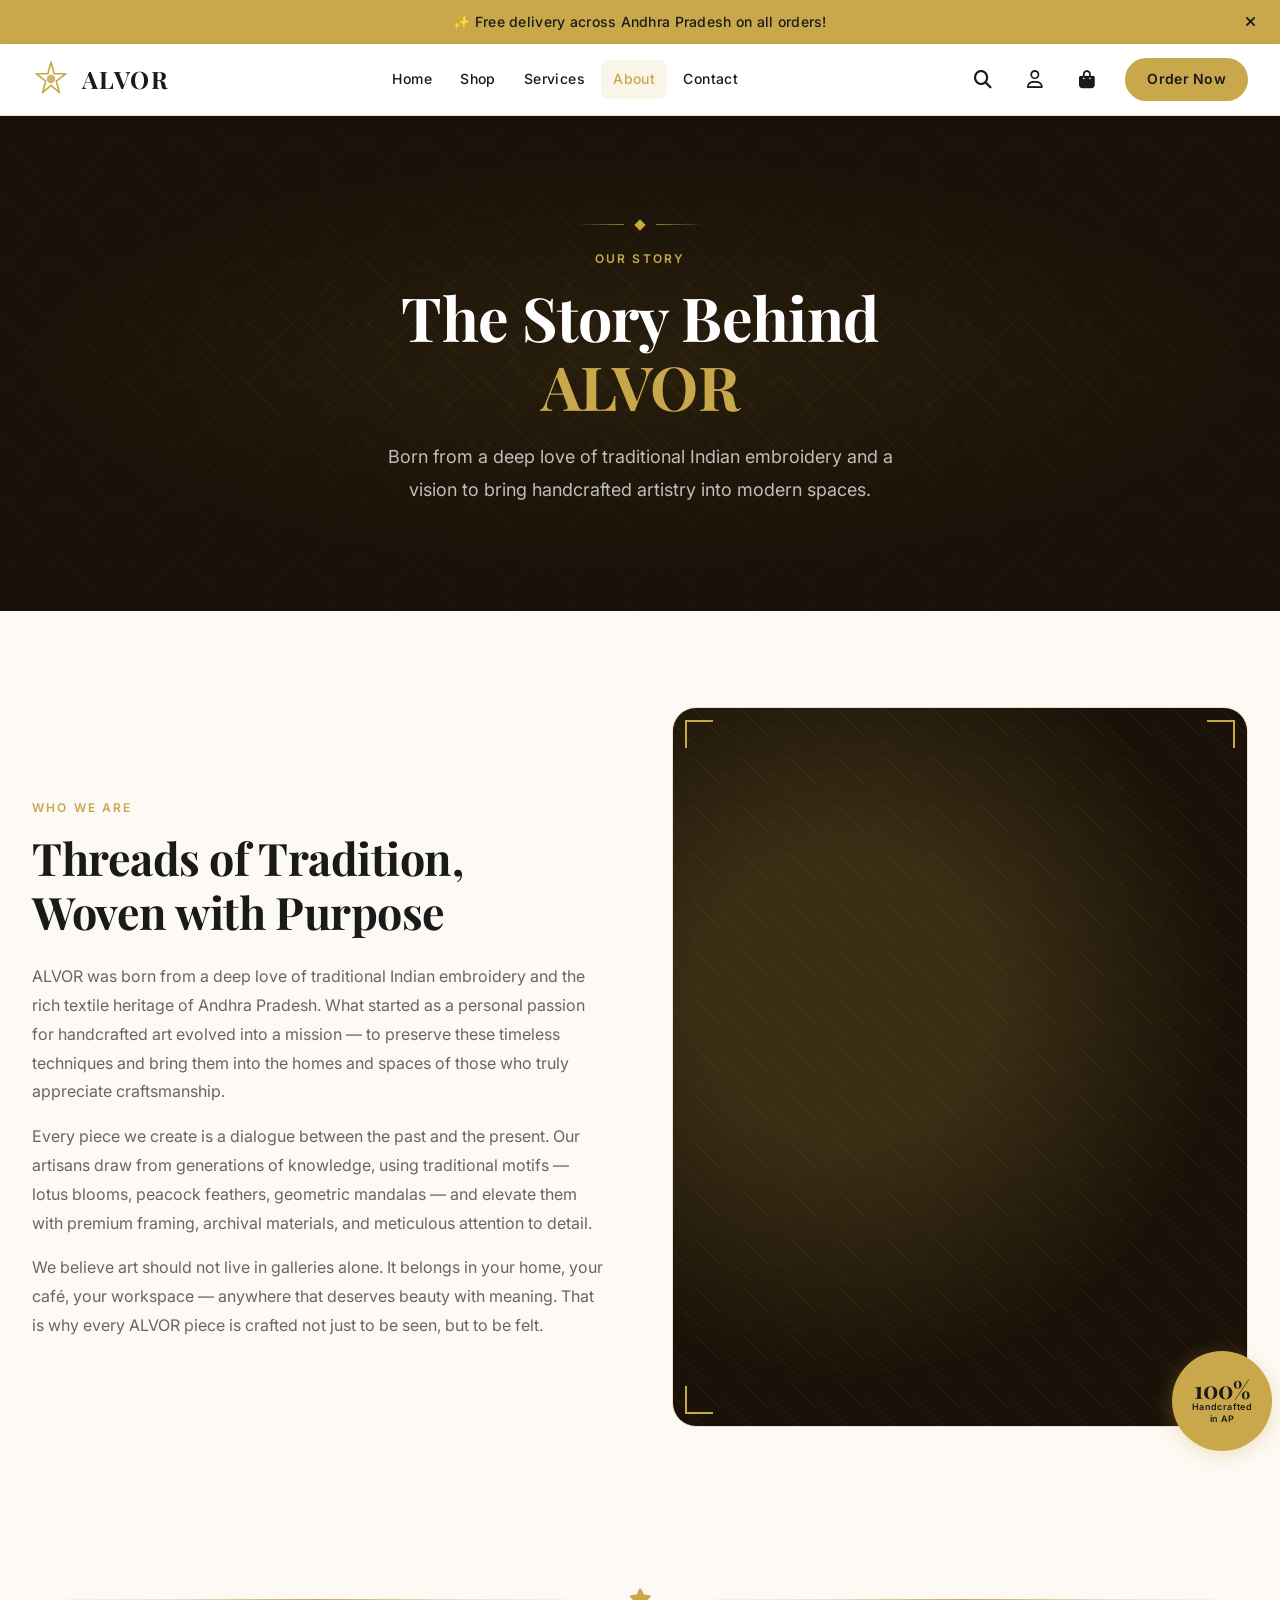
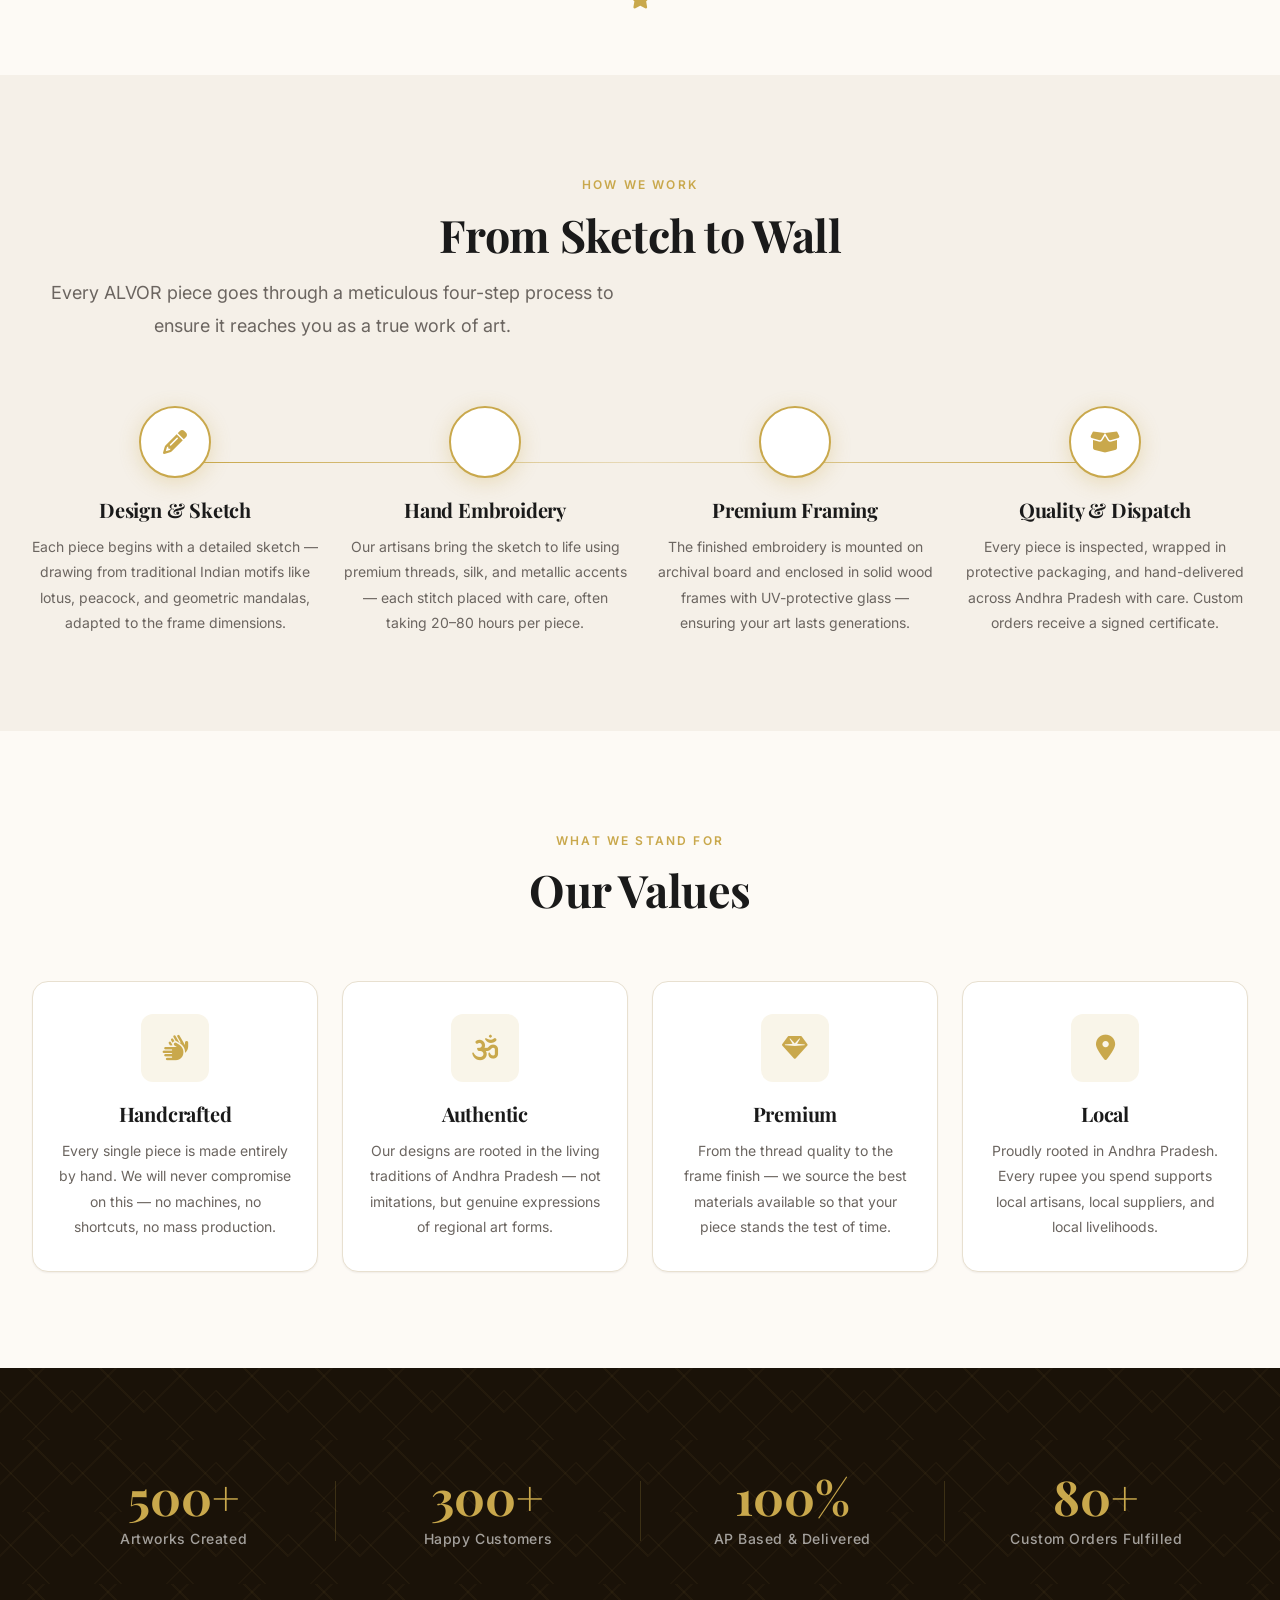
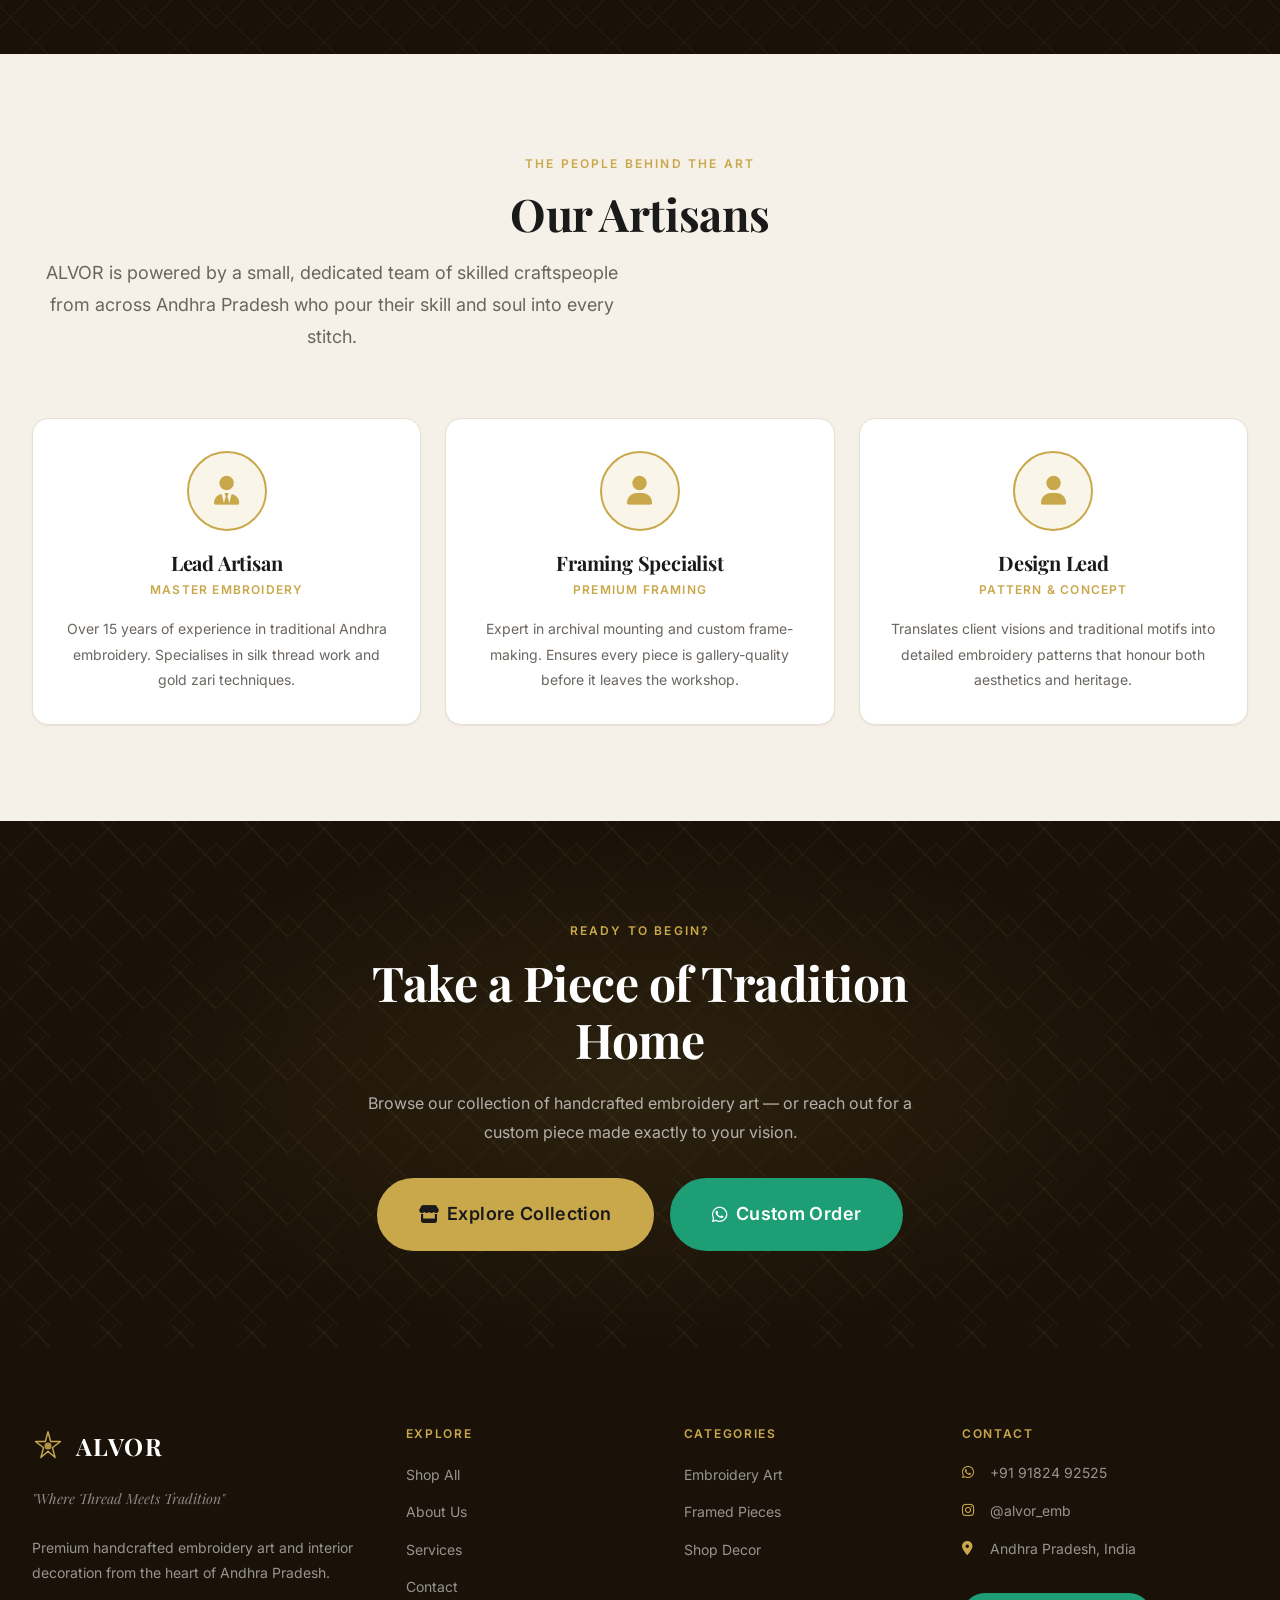
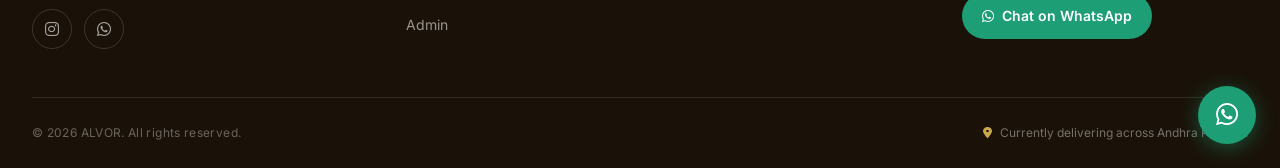
<file: about (1).html>
<!DOCTYPE html>
<html lang="en">
<head>
  <meta charset="UTF-8" />
  <meta name="viewport" content="width=device-width, initial-scale=1.0" />
  <title>About Us — ALVOR | Where Thread Meets Tradition</title>
  <meta name="description" content="Learn the story behind ALVOR — premium handcrafted embroidery art and interior decoration from Andhra Pradesh, India." />

  <!-- Open Graph -->
  <meta property="og:title" content="About ALVOR — Where Thread Meets Tradition" />
  <meta property="og:description" content="Handcrafted embroidery art born from the rich textile traditions of Andhra Pradesh." />
  <meta property="og:type" content="website" />

  <!-- Google Fonts -->
  <link rel="preconnect" href="https://fonts.googleapis.com" />
  <link rel="preconnect" href="https://fonts.gstatic.com" crossorigin />
  <link href="https://fonts.googleapis.com/css2?family=Playfair+Display:ital,wght@0,400;0,600;0,700;1,400&family=Inter:wght@400;500;600;700&display=swap" rel="stylesheet" />

  <!-- Font Awesome -->
  <link rel="stylesheet" href="https://cdnjs.cloudflare.com/ajax/libs/font-awesome/6.5.0/css/all.min.css" />

  <!-- Stylesheets -->
  <style>
/* ============================================================
   ALVOR — Combined Stylesheet (global.css + about.css)
   Inlined directly into about.html
   ============================================================ */

/* ============================================================
   ALVOR — Global Stylesheet
   "Where Thread Meets Tradition"
   ============================================================
   TABLE OF CONTENTS
   01. CSS Custom Properties (Design Tokens)
   02. CSS Reset & Base
   03. Typography
   04. Utility Classes
   05. Announcement Bar
   06. Navbar
   07. Mobile Nav Drawer
   08. Footer
   09. Floating WhatsApp Button
   10. Toast Notifications
   11. Loading Skeletons
   12. Product Cards (shared)
   13. Section Dividers & Decorative Elements
   14. Buttons
   15. Form Elements
   16. Modals
   17. Badges & Tags
   18. Scroll Animations
   19. Page Transition
   20. Responsive Breakpoints
   ============================================================ */

/* ── 01. CSS Custom Properties ─────────────────────────────── */
:root {
  /* Brand Colours */
  --color-primary:        #C9A84C;
  --color-primary-dark:   #A8872E;
  --color-primary-light:  #E8CC7A;
  --color-primary-muted:  rgba(201, 168, 76, 0.12);

  /* Backgrounds */
  --color-bg:             #FDFAF5;
  --color-bg-secondary:   #F5F0E8;
  --color-bg-dark:        #1A1208;
  --color-bg-card:        #FFFFFF;

  /* Text */
  --color-text:           #1A1A1A;
  --color-text-muted:     #6B6560;
  --color-text-light:     #9B958F;
  --color-text-inverse:   #FFFFFF;

  /* Borders */
  --color-border:         #E8E0D0;
  --color-border-dark:    #C8C0B0;

  /* Semantic */
  --color-success:        #1D9E75;
  --color-success-light:  rgba(29, 158, 117, 0.12);
  --color-error:          #D94F4F;
  --color-error-light:    rgba(217, 79, 79, 0.12);
  --color-warning:        #E8A020;
  --color-info:           #3B82F6;

  /* Neutrals */
  --color-white:          #FFFFFF;
  --color-black:          #000000;

  /* Typography */
  --font-heading:         'Playfair Display', Georgia, serif;
  --font-body:            'Inter', -apple-system, BlinkMacSystemFont, sans-serif;

  /* Font Sizes — fluid scale */
  --text-xs:    0.75rem;    /* 12px */
  --text-sm:    0.875rem;   /* 14px */
  --text-base:  1rem;       /* 16px */
  --text-md:    1.125rem;   /* 18px */
  --text-lg:    1.25rem;    /* 20px */
  --text-xl:    1.5rem;     /* 24px */
  --text-2xl:   1.875rem;   /* 30px */
  --text-3xl:   2.25rem;    /* 36px */
  --text-4xl:   3rem;       /* 48px */
  --text-5xl:   3.75rem;    /* 60px */

  /* Font Weights */
  --weight-regular: 400;
  --weight-medium:  500;
  --weight-semibold:600;
  --weight-bold:    700;

  /* Line Heights */
  --leading-tight:  1.2;
  --leading-snug:   1.4;
  --leading-normal: 1.6;
  --leading-loose:  1.8;

  /* Spacing — 8px base unit */
  --space-1:   0.25rem;   /* 4px  */
  --space-2:   0.5rem;    /* 8px  */
  --space-3:   0.75rem;   /* 12px */
  --space-4:   1rem;      /* 16px */
  --space-5:   1.25rem;   /* 20px */
  --space-6:   1.5rem;    /* 24px */
  --space-8:   2rem;      /* 32px */
  --space-10:  2.5rem;    /* 40px */
  --space-12:  3rem;      /* 48px */
  --space-16:  4rem;      /* 64px */
  --space-20:  5rem;      /* 80px */
  --space-24:  6rem;      /* 96px */

  /* Border Radius */
  --radius-sm:   4px;
  --radius-md:   8px;
  --radius-lg:   12px;
  --radius-xl:   16px;
  --radius-2xl:  24px;
  --radius-full: 9999px;

  /* Shadows */
  --shadow-xs:  0 1px 2px rgba(26,18,8,0.06);
  --shadow-sm:  0 2px 8px rgba(26,18,8,0.08);
  --shadow-md:  0 4px 16px rgba(26,18,8,0.10);
  --shadow-lg:  0 8px 32px rgba(26,18,8,0.12);
  --shadow-xl:  0 16px 48px rgba(26,18,8,0.16);
  --shadow-gold:0 4px 20px rgba(201,168,76,0.30);

  /* Transitions */
  --transition-fast:   150ms ease;
  --transition-base:   250ms ease;
  --transition-slow:   400ms ease;
  --transition-spring: 300ms cubic-bezier(0.34, 1.56, 0.64, 1);

  /* Layout */
  --container-max:     1280px;
  --container-padding: clamp(1rem, 5vw, 2rem);

  /* Navbar */
  --navbar-height: 72px;
  --announcement-height: 44px;

  /* Z-index scale */
  --z-base:        1;
  --z-dropdown:    100;
  --z-sticky:      200;
  --z-overlay:     300;
  --z-modal:       400;
  --z-toast:       500;
  --z-top:         600;
}

/* ── 02. CSS Reset & Base ───────────────────────────────────── */
*, *::before, *::after {
  box-sizing: border-box;
  margin: 0;
  padding: 0;
}

html {
  font-size: 16px;
  scroll-behavior: smooth;
  -webkit-text-size-adjust: 100%;
  text-size-adjust: 100%;
}

body {
  font-family: var(--font-body);
  font-size: var(--text-base);
  font-weight: var(--weight-regular);
  line-height: var(--leading-normal);
  color: var(--color-text);
  background-color: var(--color-bg);
  -webkit-font-smoothing: antialiased;
  -moz-osx-font-smoothing: grayscale;
  overflow-x: hidden;
}

/* Offset for sticky navbar */
body.has-announcement {
  padding-top: calc(var(--navbar-height) + var(--announcement-height));
}
body:not(.has-announcement) {
  padding-top: var(--navbar-height);
}

/* Hero pages — no top padding, navbar overlaps */
body.hero-page {
  padding-top: 0;
}

img, video {
  display: block;
  max-width: 100%;
  height: auto;
}

a {
  color: inherit;
  text-decoration: none;
  transition: color var(--transition-fast);
}

ul, ol { list-style: none; }

button {
  font-family: var(--font-body);
  cursor: pointer;
  border: none;
  background: none;
  -webkit-tap-highlight-color: transparent;
}

input, textarea, select {
  font-family: var(--font-body);
  font-size: var(--text-base);
}

table { border-collapse: collapse; }

/* Focus styles — accessibility */
:focus-visible {
  outline: 2px solid var(--color-primary);
  outline-offset: 2px;
  border-radius: var(--radius-sm);
}

/* Selection */
::selection {
  background-color: var(--color-primary-muted);
  color: var(--color-text);
}

/* Scrollbar */
::-webkit-scrollbar { width: 6px; height: 6px; }
::-webkit-scrollbar-track { background: var(--color-bg-secondary); }
::-webkit-scrollbar-thumb {
  background: var(--color-primary);
  border-radius: var(--radius-full);
}

/* ── 03. Typography ─────────────────────────────────────────── */
h1, h2, h3, h4, h5, h6 {
  font-family: var(--font-heading);
  font-weight: var(--weight-bold);
  line-height: var(--leading-tight);
  color: var(--color-text);
  letter-spacing: -0.01em;
}

h1 { font-size: clamp(var(--text-3xl), 5vw, var(--text-5xl)); }
h2 { font-size: clamp(var(--text-2xl), 4vw, var(--text-4xl)); }
h3 { font-size: clamp(var(--text-xl),  3vw, var(--text-3xl)); }
h4 { font-size: clamp(var(--text-lg),  2vw, var(--text-2xl)); }
h5 { font-size: var(--text-xl); }
h6 { font-size: var(--text-lg); }

p { line-height: var(--leading-loose); }

.section-label {
  display: inline-block;
  font-family: var(--font-body);
  font-size: var(--text-xs);
  font-weight: var(--weight-semibold);
  letter-spacing: 0.18em;
  text-transform: uppercase;
  color: var(--color-primary);
  margin-bottom: var(--space-3);
}

.section-title {
  font-family: var(--font-heading);
  font-size: clamp(var(--text-2xl), 3.5vw, var(--text-4xl));
  color: var(--color-text);
  margin-bottom: var(--space-4);
}

.section-subtitle {
  font-size: var(--text-md);
  color: var(--color-text-muted);
  line-height: var(--leading-loose);
  max-width: 600px;
}

.text-gold    { color: var(--color-primary); }
.text-muted   { color: var(--color-text-muted); }
.text-success { color: var(--color-success); }
.text-error   { color: var(--color-error); }

/* ── 04. Utility Classes ────────────────────────────────────── */
.container {
  width: 100%;
  max-width: var(--container-max);
  margin-inline: auto;
  padding-inline: var(--container-padding);
}

.section {
  padding-block: clamp(var(--space-12), 8vw, var(--space-24));
}

.section-header {
  text-align: center;
  margin-bottom: clamp(var(--space-8), 5vw, var(--space-16));
}

.flex        { display: flex; }
.flex-center { display: flex; align-items: center; justify-content: center; }
.flex-between{ display: flex; align-items: center; justify-content: space-between; }
.flex-col    { display: flex; flex-direction: column; }
.gap-2       { gap: var(--space-2); }
.gap-4       { gap: var(--space-4); }
.gap-6       { gap: var(--space-6); }
.gap-8       { gap: var(--space-8); }

.grid-2 { display: grid; grid-template-columns: repeat(2, 1fr); gap: var(--space-6); }
.grid-3 { display: grid; grid-template-columns: repeat(3, 1fr); gap: var(--space-6); }
.grid-4 { display: grid; grid-template-columns: repeat(4, 1fr); gap: var(--space-6); }

.text-center { text-align: center; }
.text-left   { text-align: left; }
.text-right  { text-align: right; }

.w-full  { width: 100%; }
.h-full  { height: 100%; }

.hidden  { display: none !important; }
.sr-only {
  position: absolute;
  width: 1px; height: 1px;
  padding: 0; margin: -1px;
  overflow: hidden;
  clip: rect(0,0,0,0);
  white-space: nowrap;
  border: 0;
}

.overflow-hidden { overflow: hidden; }
.relative        { position: relative; }

/* Aspect ratios */
.aspect-square    { aspect-ratio: 1 / 1; }
.aspect-product   { aspect-ratio: 3 / 4; }
.aspect-landscape { aspect-ratio: 16 / 9; }
.aspect-banner    { aspect-ratio: 21 / 9; }

.img-cover {
  width: 100%;
  height: 100%;
  object-fit: cover;
  object-position: center;
}

/* ── 05. Announcement Bar ───────────────────────────────────── */
.announcement-bar {
  position: fixed;
  top: 0;
  left: 0;
  right: 0;
  height: var(--announcement-height);
  background: var(--color-primary);
  color: var(--color-text);
  display: flex;
  align-items: center;
  justify-content: center;
  gap: var(--space-4);
  z-index: var(--z-sticky);
  transition: transform var(--transition-base);
  overflow: hidden;
}

.announcement-bar.dismissed {
  transform: translateY(-100%);
}

.announcement-bar__text {
  font-size: var(--text-sm);
  font-weight: var(--weight-medium);
  text-align: center;
  letter-spacing: 0.02em;
}

.announcement-bar__close {
  position: absolute;
  right: var(--space-4);
  width: 28px;
  height: 28px;
  border-radius: var(--radius-full);
  display: flex;
  align-items: center;
  justify-content: center;
  cursor: pointer;
  font-size: var(--text-sm);
  color: var(--color-text);
  transition: background var(--transition-fast);
}

.announcement-bar__close:hover {
  background: rgba(0,0,0,0.1);
}

/* ── 06. Navbar ─────────────────────────────────────────────── */
.navbar {
  position: fixed;
  left: 0;
  right: 0;
  height: var(--navbar-height);
  display: flex;
  align-items: center;
  z-index: var(--z-sticky);
  transition:
    background var(--transition-slow),
    box-shadow var(--transition-slow),
    top var(--transition-base);
}

/* When announcement bar is visible */
body.has-announcement .navbar {
  top: var(--announcement-height);
}
body:not(.has-announcement) .navbar,
body.has-announcement .announcement-bar.dismissed ~ .navbar {
  top: 0;
}

/* Transparent state (over hero) */
.navbar--transparent {
  background: transparent;
  box-shadow: none;
}

/* Solid state (on scroll) */
.navbar--solid {
  background: var(--color-white);
  box-shadow: var(--shadow-sm);
  border-bottom: 1px solid var(--color-border);
}

.navbar__inner {
  width: 100%;
  max-width: var(--container-max);
  margin-inline: auto;
  padding-inline: var(--container-padding);
  display: flex;
  align-items: center;
  justify-content: space-between;
  gap: var(--space-6);
}

/* Logo */
.navbar__logo {
  display: flex;
  align-items: center;
  gap: var(--space-3);
  text-decoration: none;
  flex-shrink: 0;
}

.navbar__logo-svg {
  width: 38px;
  height: 38px;
  flex-shrink: 0;
}

.navbar__logo-text {
  font-family: var(--font-heading);
  font-size: var(--text-xl);
  font-weight: var(--weight-bold);
  letter-spacing: 0.06em;
  color: var(--color-text);
  transition: color var(--transition-fast);
}

.navbar--transparent .navbar__logo-text,
.navbar--transparent .navbar__nav-link,
.navbar--transparent .navbar__icon-btn {
  color: var(--color-white);
}

.navbar--transparent .navbar__logo-text:hover,
.navbar--transparent .navbar__nav-link:hover {
  color: var(--color-primary-light);
}

/* Centre nav links */
.navbar__nav {
  display: flex;
  align-items: center;
  gap: var(--space-1);
}

.navbar__nav-link {
  font-size: var(--text-sm);
  font-weight: var(--weight-medium);
  letter-spacing: 0.03em;
  color: var(--color-text);
  padding: var(--space-2) var(--space-3);
  border-radius: var(--radius-md);
  transition:
    color var(--transition-fast),
    background var(--transition-fast);
  white-space: nowrap;
}

.navbar__nav-link:hover,
.navbar__nav-link.active {
  color: var(--color-primary);
  background: var(--color-primary-muted);
}

.navbar--transparent .navbar__nav-link.active {
  background: rgba(255,255,255,0.15);
  color: var(--color-primary-light);
}

/* Right icons */
.navbar__actions {
  display: flex;
  align-items: center;
  gap: var(--space-2);
}

.navbar__icon-btn {
  position: relative;
  width: 44px;
  height: 44px;
  border-radius: var(--radius-full);
  display: flex;
  align-items: center;
  justify-content: center;
  font-size: var(--text-md);
  color: var(--color-text);
  transition:
    background var(--transition-fast),
    color var(--transition-fast),
    transform var(--transition-spring);
}

.navbar__icon-btn:hover {
  background: var(--color-primary-muted);
  color: var(--color-primary);
  transform: scale(1.08);
}

.navbar--transparent .navbar__icon-btn:hover {
  background: rgba(255,255,255,0.15);
  color: var(--color-primary-light);
}

/* Cart badge */
.navbar__cart-badge {
  position: absolute;
  top: 4px;
  right: 4px;
  min-width: 18px;
  height: 18px;
  border-radius: var(--radius-full);
  background: var(--color-primary);
  color: var(--color-text);
  font-size: 10px;
  font-weight: var(--weight-bold);
  display: flex;
  align-items: center;
  justify-content: center;
  padding-inline: 4px;
  line-height: 1;
  box-shadow: 0 0 0 2px var(--color-white);
  transition: transform var(--transition-spring);
}

.navbar__cart-badge.bump {
  transform: scale(1.4);
}

/* Order Now CTA button */
.navbar__cta {
  display: inline-flex;
  align-items: center;
  gap: var(--space-2);
  padding: var(--space-2) var(--space-5);
  background: var(--color-primary);
  color: var(--color-text);
  font-size: var(--text-sm);
  font-weight: var(--weight-semibold);
  letter-spacing: 0.03em;
  border-radius: var(--radius-full);
  white-space: nowrap;
  transition:
    background var(--transition-fast),
    box-shadow var(--transition-fast),
    transform var(--transition-spring);
  margin-left: var(--space-2);
}

.navbar__cta:hover {
  background: var(--color-primary-dark);
  box-shadow: var(--shadow-gold);
  transform: translateY(-1px);
}

.navbar__cta:active { transform: translateY(0); }

/* Hamburger */
.navbar__hamburger {
  display: none;
  width: 44px;
  height: 44px;
  align-items: center;
  justify-content: center;
  border-radius: var(--radius-md);
  color: var(--color-text);
  font-size: var(--text-xl);
  transition: background var(--transition-fast);
}

.navbar--transparent .navbar__hamburger { color: var(--color-white); }
.navbar__hamburger:hover { background: var(--color-primary-muted); }

/* ── 07. Mobile Nav Drawer ──────────────────────────────────── */
.nav-overlay {
  position: fixed;
  inset: 0;
  background: rgba(26,18,8,0.6);
  backdrop-filter: blur(4px);
  z-index: var(--z-overlay);
  opacity: 0;
  pointer-events: none;
  transition: opacity var(--transition-slow);
}

.nav-overlay.open {
  opacity: 1;
  pointer-events: all;
}

.nav-drawer {
  position: fixed;
  top: 0;
  right: 0;
  width: min(360px, 90vw);
  height: 100vh;
  height: 100dvh;
  background: var(--color-white);
  z-index: var(--z-modal);
  display: flex;
  flex-direction: column;
  transform: translateX(100%);
  transition: transform var(--transition-slow) cubic-bezier(0.32, 0, 0.15, 1);
  overflow-y: auto;
}

.nav-drawer.open {
  transform: translateX(0);
}

.nav-drawer__header {
  display: flex;
  align-items: center;
  justify-content: space-between;
  padding: var(--space-6);
  border-bottom: 1px solid var(--color-border);
  flex-shrink: 0;
}

.nav-drawer__close {
  width: 44px;
  height: 44px;
  border-radius: var(--radius-full);
  display: flex;
  align-items: center;
  justify-content: center;
  font-size: var(--text-lg);
  color: var(--color-text-muted);
  transition: background var(--transition-fast), color var(--transition-fast);
}

.nav-drawer__close:hover {
  background: var(--color-error-light);
  color: var(--color-error);
}

.nav-drawer__links {
  flex: 1;
  padding: var(--space-6);
  display: flex;
  flex-direction: column;
  gap: var(--space-2);
}

.nav-drawer__link {
  display: flex;
  align-items: center;
  gap: var(--space-4);
  padding: var(--space-4) var(--space-4);
  border-radius: var(--radius-lg);
  font-size: var(--text-md);
  font-weight: var(--weight-medium);
  color: var(--color-text);
  transition: background var(--transition-fast), color var(--transition-fast);
}

.nav-drawer__link i {
  width: 20px;
  color: var(--color-primary);
  font-size: var(--text-base);
}

.nav-drawer__link:hover,
.nav-drawer__link.active {
  background: var(--color-primary-muted);
  color: var(--color-primary-dark);
}

.nav-drawer__divider {
  height: 1px;
  background: var(--color-border);
  margin-block: var(--space-4);
}

.nav-drawer__footer {
  padding: var(--space-6);
  border-top: 1px solid var(--color-border);
  flex-shrink: 0;
}

.nav-drawer__whatsapp {
  display: flex;
  align-items: center;
  justify-content: center;
  gap: var(--space-3);
  width: 100%;
  padding: var(--space-4);
  background: var(--color-success);
  color: var(--color-white);
  border-radius: var(--radius-full);
  font-weight: var(--weight-semibold);
  font-size: var(--text-base);
  transition: background var(--transition-fast), transform var(--transition-spring);
}

.nav-drawer__whatsapp:hover {
  background: #158a63;
  transform: scale(1.02);
}

/* ── 08. Footer ─────────────────────────────────────────────── */
.footer {
  background: var(--color-bg-dark);
  color: rgba(255,255,255,0.8);
  padding-top: clamp(var(--space-12), 8vw, var(--space-20));
}

.footer__top {
  display: grid;
  grid-template-columns: 1.4fr 1fr 1fr 1.2fr;
  gap: var(--space-10);
  padding-bottom: var(--space-12);
  border-bottom: 1px solid rgba(255,255,255,0.1);
}

.footer__brand-logo {
  display: flex;
  align-items: center;
  gap: var(--space-3);
  margin-bottom: var(--space-5);
}

.footer__brand-logo .logo-text {
  font-family: var(--font-heading);
  font-size: var(--text-xl);
  font-weight: var(--weight-bold);
  color: var(--color-white);
  letter-spacing: 0.06em;
}

.footer__tagline {
  font-size: var(--text-sm);
  color: rgba(255,255,255,0.5);
  line-height: var(--leading-loose);
  margin-bottom: var(--space-6);
  font-style: italic;
  font-family: var(--font-heading);
}

.footer__description {
  font-size: var(--text-sm);
  color: rgba(255,255,255,0.55);
  line-height: var(--leading-loose);
  margin-bottom: var(--space-6);
}

.footer__social {
  display: flex;
  gap: var(--space-3);
}

.footer__social-btn {
  width: 40px;
  height: 40px;
  border-radius: var(--radius-full);
  border: 1px solid rgba(255,255,255,0.15);
  display: flex;
  align-items: center;
  justify-content: center;
  font-size: var(--text-base);
  color: rgba(255,255,255,0.6);
  transition:
    background var(--transition-fast),
    border-color var(--transition-fast),
    color var(--transition-fast),
    transform var(--transition-spring);
}

.footer__social-btn:hover {
  background: var(--color-primary);
  border-color: var(--color-primary);
  color: var(--color-text);
  transform: translateY(-2px);
}

.footer__col-title {
  font-family: var(--font-body);
  font-size: var(--text-xs);
  font-weight: var(--weight-semibold);
  letter-spacing: 0.14em;
  text-transform: uppercase;
  color: var(--color-primary);
  margin-bottom: var(--space-5);
}

.footer__links {
  display: flex;
  flex-direction: column;
  gap: var(--space-3);
}

.footer__link {
  font-size: var(--text-sm);
  color: rgba(255,255,255,0.55);
  transition: color var(--transition-fast), padding-left var(--transition-fast);
  display: inline-block;
}

.footer__link:hover {
  color: var(--color-primary-light);
  padding-left: var(--space-2);
}

.footer__contact-item {
  display: flex;
  align-items: flex-start;
  gap: var(--space-3);
  margin-bottom: var(--space-4);
  font-size: var(--text-sm);
  color: rgba(255,255,255,0.55);
}

.footer__contact-item i {
  color: var(--color-primary);
  margin-top: 3px;
  flex-shrink: 0;
  width: 16px;
}

.footer__whatsapp-btn {
  display: inline-flex;
  align-items: center;
  gap: var(--space-2);
  padding: var(--space-3) var(--space-5);
  background: var(--color-success);
  color: var(--color-white);
  border-radius: var(--radius-full);
  font-size: var(--text-sm);
  font-weight: var(--weight-semibold);
  margin-top: var(--space-4);
  transition: background var(--transition-fast), transform var(--transition-spring);
}

.footer__whatsapp-btn:hover {
  background: #158a63;
  transform: scale(1.03);
}

.footer__bottom {
  display: flex;
  align-items: center;
  justify-content: space-between;
  padding-block: var(--space-6);
  gap: var(--space-4);
  flex-wrap: wrap;
}

.footer__copyright {
  font-size: var(--text-xs);
  color: rgba(255,255,255,0.35);
  letter-spacing: 0.03em;
}

.footer__delivery-note {
  display: flex;
  align-items: center;
  gap: var(--space-2);
  font-size: var(--text-xs);
  color: rgba(255,255,255,0.4);
}

.footer__delivery-note i { color: var(--color-primary); }

/* ── 09. Floating WhatsApp Button ───────────────────────────── */
.whatsapp-float {
  position: fixed;
  bottom: var(--space-6);
  right: var(--space-6);
  width: 58px;
  height: 58px;
  border-radius: var(--radius-full);
  background: var(--color-success);
  color: var(--color-white);
  display: flex;
  align-items: center;
  justify-content: center;
  font-size: 1.6rem;
  z-index: var(--z-top);
  box-shadow: 0 4px 20px rgba(29,158,117,0.45);
  transition:
    transform var(--transition-spring),
    box-shadow var(--transition-fast);
  animation: whatsapp-pulse 2.5s ease-in-out infinite;
}

.whatsapp-float:hover {
  transform: scale(1.12);
  box-shadow: 0 6px 28px rgba(29,158,117,0.55);
  animation: none;
}

@keyframes whatsapp-pulse {
  0%, 100% { box-shadow: 0 4px 20px rgba(29,158,117,0.45); }
  50%       { box-shadow: 0 4px 28px rgba(29,158,117,0.70), 0 0 0 8px rgba(29,158,117,0.12); }
}

/* Tooltip on hover */
.whatsapp-float::before {
  content: "Chat with us";
  position: absolute;
  right: calc(100% + var(--space-3));
  top: 50%;
  transform: translateY(-50%);
  background: var(--color-text);
  color: var(--color-white);
  font-size: var(--text-xs);
  font-weight: var(--weight-medium);
  white-space: nowrap;
  padding: var(--space-2) var(--space-3);
  border-radius: var(--radius-md);
  opacity: 0;
  pointer-events: none;
  transition: opacity var(--transition-fast);
}

.whatsapp-float:hover::before { opacity: 1; }

/* ── 10. Toast Notifications ────────────────────────────────── */
.toast-container {
  position: fixed;
  bottom: var(--space-6);
  left: 50%;
  transform: translateX(-50%);
  display: flex;
  flex-direction: column-reverse;
  gap: var(--space-3);
  z-index: var(--z-toast);
  pointer-events: none;
  width: min(400px, 90vw);
}

.toast {
  display: flex;
  align-items: center;
  gap: var(--space-3);
  padding: var(--space-4) var(--space-5);
  border-radius: var(--radius-xl);
  background: var(--color-white);
  box-shadow: var(--shadow-xl);
  border-left: 4px solid transparent;
  pointer-events: all;
  animation: toast-in 0.35s var(--transition-spring) forwards;
  font-size: var(--text-sm);
  font-weight: var(--weight-medium);
}

.toast.removing {
  animation: toast-out 0.25s ease forwards;
}

.toast--success {
  border-left-color: var(--color-success);
}
.toast--success .toast__icon { color: var(--color-success); }

.toast--error {
  border-left-color: var(--color-error);
}
.toast--error .toast__icon { color: var(--color-error); }

.toast--info {
  border-left-color: var(--color-primary);
}
.toast--info .toast__icon { color: var(--color-primary); }

.toast__icon { font-size: var(--text-lg); flex-shrink: 0; }
.toast__message { flex: 1; color: var(--color-text); }

.toast__close {
  width: 28px;
  height: 28px;
  border-radius: var(--radius-full);
  display: flex;
  align-items: center;
  justify-content: center;
  font-size: var(--text-xs);
  color: var(--color-text-muted);
  cursor: pointer;
  transition: background var(--transition-fast);
  flex-shrink: 0;
}
.toast__close:hover { background: var(--color-bg-secondary); }

@keyframes toast-in {
  from { opacity: 0; transform: translateY(16px) scale(0.94); }
  to   { opacity: 1; transform: translateY(0) scale(1); }
}
@keyframes toast-out {
  from { opacity: 1; transform: translateY(0) scale(1); }
  to   { opacity: 0; transform: translateY(8px) scale(0.96); }
}

/* ── 11. Loading Skeletons ──────────────────────────────────── */
@keyframes shimmer {
  0%   { background-position: -600px 0; }
  100% { background-position:  600px 0; }
}

.skeleton {
  background: linear-gradient(
    90deg,
    var(--color-bg-secondary) 25%,
    var(--color-border)        50%,
    var(--color-bg-secondary) 75%
  );
  background-size: 1200px 100%;
  animation: shimmer 1.6s infinite linear;
  border-radius: var(--radius-md);
}

.skeleton-card {
  border-radius: var(--radius-xl);
  overflow: hidden;
  background: var(--color-white);
  box-shadow: var(--shadow-sm);
}

.skeleton-card .skeleton-img {
  aspect-ratio: 3 / 4;
  width: 100%;
}

.skeleton-card .skeleton-text {
  padding: var(--space-4);
  display: flex;
  flex-direction: column;
  gap: var(--space-3);
}

.skeleton-line {
  height: 14px;
  border-radius: var(--radius-full);
}

.skeleton-line.w-80 { width: 80%; }
.skeleton-line.w-60 { width: 60%; }
.skeleton-line.w-40 { width: 40%; }
.skeleton-line.w-full{ width: 100%; }

/* ── 12. Product Cards (shared across shop, home, etc.) ─────── */
.product-card {
  position: relative;
  border-radius: var(--radius-xl);
  background: var(--color-white);
  box-shadow: var(--shadow-xs);
  overflow: hidden;
  transition:
    box-shadow var(--transition-base),
    transform var(--transition-base);
  cursor: pointer;
  display: flex;
  flex-direction: column;
}

.product-card:hover {
  box-shadow: var(--shadow-lg);
  transform: translateY(-4px);
}

.product-card:active { transform: translateY(-2px); }

/* Image wrapper */
.product-card__img-wrap {
  position: relative;
  overflow: hidden;
  aspect-ratio: 3 / 4;
  background: var(--color-bg-secondary);
  flex-shrink: 0;
}

.product-card__img {
  width: 100%;
  height: 100%;
  object-fit: cover;
  object-position: center;
  transition: transform 0.5s ease;
}

.product-card:hover .product-card__img {
  transform: scale(1.06);
}

/* Placeholder image */
.product-card__img-placeholder {
  width: 100%;
  height: 100%;
  display: flex;
  align-items: center;
  justify-content: center;
  background: linear-gradient(135deg, var(--color-bg-secondary) 0%, var(--color-border) 100%);
  color: var(--color-text-light);
  font-size: 3rem;
}

/* Wishlist heart */
.product-card__wishlist {
  position: absolute;
  top: var(--space-3);
  right: var(--space-3);
  width: 36px;
  height: 36px;
  border-radius: var(--radius-full);
  background: rgba(255,255,255,0.92);
  backdrop-filter: blur(4px);
  display: flex;
  align-items: center;
  justify-content: center;
  font-size: var(--text-base);
  color: var(--color-text-muted);
  transition:
    color var(--transition-fast),
    background var(--transition-fast),
    transform var(--transition-spring);
  z-index: 2;
}

.product-card__wishlist:hover,
.product-card__wishlist.active {
  color: var(--color-error);
  background: var(--color-white);
  transform: scale(1.15);
}

.product-card__wishlist.active i::before { content: "\f004"; } /* solid heart */

/* Badge */
.product-card__badge {
  position: absolute;
  top: var(--space-3);
  left: var(--space-3);
  padding: var(--space-1) var(--space-3);
  border-radius: var(--radius-full);
  font-size: var(--text-xs);
  font-weight: var(--weight-semibold);
  letter-spacing: 0.04em;
  z-index: 2;
}

.badge--new {
  background: var(--color-primary);
  color: var(--color-text);
}

.badge--bestseller {
  background: var(--color-text);
  color: var(--color-primary);
}

.badge--sale {
  background: var(--color-error);
  color: var(--color-white);
}

/* Card body */
.product-card__body {
  padding: var(--space-4);
  display: flex;
  flex-direction: column;
  gap: var(--space-2);
  flex: 1;
}

.product-card__category {
  font-size: var(--text-xs);
  font-weight: var(--weight-semibold);
  letter-spacing: 0.1em;
  text-transform: uppercase;
  color: var(--color-primary);
}

.product-card__title {
  font-family: var(--font-heading);
  font-size: var(--text-base);
  font-weight: var(--weight-semibold);
  color: var(--color-text);
  line-height: var(--leading-snug);
  display: -webkit-box;
  -webkit-line-clamp: 2;
  -webkit-box-orient: vertical;
  overflow: hidden;
}

/* Stars */
.product-card__stars {
  display: flex;
  align-items: center;
  gap: var(--space-1);
}

.stars {
  display: flex;
  gap: 2px;
}

.stars i {
  font-size: 11px;
  color: var(--color-primary);
}

.stars__count {
  font-size: var(--text-xs);
  color: var(--color-text-muted);
  margin-left: var(--space-1);
}

/* Price */
.product-card__price {
  display: flex;
  align-items: center;
  gap: var(--space-2);
  flex-wrap: wrap;
}

.price-current {
  font-family: var(--font-heading);
  font-size: var(--text-lg);
  font-weight: var(--weight-bold);
  color: var(--color-primary-dark);
}

.price-original {
  font-size: var(--text-sm);
  color: var(--color-text-light);
  text-decoration: line-through;
}

/* Add to cart */
.product-card__add-btn {
  width: 100%;
  padding: var(--space-3) var(--space-4);
  background: var(--color-primary-muted);
  color: var(--color-primary-dark);
  border-radius: var(--radius-lg);
  font-size: var(--text-sm);
  font-weight: var(--weight-semibold);
  letter-spacing: 0.02em;
  margin-top: auto;
  border: 1.5px solid transparent;
  transition:
    background var(--transition-fast),
    color var(--transition-fast),
    border-color var(--transition-fast),
    transform var(--transition-spring);
}

.product-card__add-btn:hover {
  background: var(--color-primary);
  color: var(--color-text);
  transform: scale(1.02);
}

.product-card__add-btn:active {
  transform: scale(0.98);
}

.product-card__add-btn.added {
  background: var(--color-success);
  color: var(--color-white);
}

/* ── 13. Section Dividers & Decorative Elements ─────────────── */
.divider {
  display: flex;
  align-items: center;
  gap: var(--space-4);
  margin-block: var(--space-4);
}

.divider::before,
.divider::after {
  content: "";
  flex: 1;
  height: 1px;
  background: var(--color-border);
}

.divider-ornament {
  color: var(--color-primary);
  font-size: var(--text-lg);
}

/* Indian geometric section divider */
.section-divider {
  position: relative;
  text-align: center;
  margin-block: clamp(var(--space-8), 6vw, var(--space-16));
  height: 24px;
  display: flex;
  align-items: center;
  justify-content: center;
  gap: var(--space-4);
}

.section-divider::before,
.section-divider::after {
  content: "";
  flex: 1;
  height: 1px;
  background: linear-gradient(
    to right,
    transparent,
    var(--color-border),
    var(--color-primary),
    var(--color-border),
    transparent
  );
}

.section-divider__symbol {
  display: flex;
  align-items: center;
  gap: var(--space-2);
  color: var(--color-primary);
  font-size: var(--text-lg);
}

/* Decorative dots pattern */
.pattern-dots {
  background-image: radial-gradient(circle, var(--color-border) 1px, transparent 1px);
  background-size: 20px 20px;
}

/* Warm texture overlay */
.texture-overlay {
  position: relative;
}
.texture-overlay::before {
  content: "";
  position: absolute;
  inset: 0;
  background-image:
    repeating-linear-gradient(
      45deg,
      transparent,
      transparent 10px,
      rgba(201,168,76,0.03) 10px,
      rgba(201,168,76,0.03) 20px
    );
  pointer-events: none;
  z-index: 0;
}

/* ── 14. Buttons ────────────────────────────────────────────── */
.btn {
  display: inline-flex;
  align-items: center;
  justify-content: center;
  gap: var(--space-2);
  padding: var(--space-4) var(--space-8);
  border-radius: var(--radius-full);
  font-size: var(--text-base);
  font-weight: var(--weight-semibold);
  letter-spacing: 0.02em;
  white-space: nowrap;
  cursor: pointer;
  border: 2px solid transparent;
  transition:
    background var(--transition-fast),
    color var(--transition-fast),
    border-color var(--transition-fast),
    box-shadow var(--transition-fast),
    transform var(--transition-spring);
  min-height: 44px;
  text-decoration: none;
}

.btn:active { transform: scale(0.97); }

/* Primary */
.btn-primary {
  background: var(--color-primary);
  color: var(--color-text);
  border-color: var(--color-primary);
}
.btn-primary:hover {
  background: var(--color-primary-dark);
  border-color: var(--color-primary-dark);
  box-shadow: var(--shadow-gold);
  transform: translateY(-2px);
}

/* Secondary (outline) */
.btn-secondary {
  background: transparent;
  color: var(--color-primary-dark);
  border-color: var(--color-primary);
}
.btn-secondary:hover {
  background: var(--color-primary-muted);
  transform: translateY(-2px);
}

/* Dark */
.btn-dark {
  background: var(--color-text);
  color: var(--color-white);
  border-color: var(--color-text);
}
.btn-dark:hover {
  background: #2D2D2D;
  transform: translateY(-2px);
  box-shadow: var(--shadow-md);
}

/* Ghost */
.btn-ghost {
  background: transparent;
  color: var(--color-text);
  border-color: var(--color-border);
}
.btn-ghost:hover {
  background: var(--color-bg-secondary);
  border-color: var(--color-border-dark);
}

/* WhatsApp */
.btn-whatsapp {
  background: var(--color-success);
  color: var(--color-white);
  border-color: var(--color-success);
}
.btn-whatsapp:hover {
  background: #158a63;
  border-color: #158a63;
  box-shadow: 0 4px 16px rgba(29,158,117,0.35);
  transform: translateY(-2px);
}

/* Sizes */
.btn-sm { padding: var(--space-2) var(--space-5); font-size: var(--text-sm); min-height: 36px; }
.btn-lg { padding: var(--space-5) var(--space-10); font-size: var(--text-md); min-height: 52px; }
.btn-full { width: 100%; }

/* Loading state */
.btn.loading {
  position: relative;
  pointer-events: none;
  color: transparent;
}
.btn.loading::after {
  content: "";
  position: absolute;
  width: 18px;
  height: 18px;
  border: 2px solid rgba(255,255,255,0.3);
  border-top-color: currentColor;
  border-radius: 50%;
  animation: spin 0.7s linear infinite;
}
@keyframes spin { to { transform: rotate(360deg); } }

/* ── 15. Form Elements ──────────────────────────────────────── */
.form-group {
  display: flex;
  flex-direction: column;
  gap: var(--space-2);
  margin-bottom: var(--space-5);
}

.form-label {
  font-size: var(--text-sm);
  font-weight: var(--weight-semibold);
  color: var(--color-text);
  letter-spacing: 0.02em;
}

.form-label .required {
  color: var(--color-error);
  margin-left: var(--space-1);
}

.form-input,
.form-select,
.form-textarea {
  width: 100%;
  padding: var(--space-4) var(--space-5);
  border: 1.5px solid var(--color-border);
  border-radius: var(--radius-lg);
  background: var(--color-white);
  color: var(--color-text);
  font-size: var(--text-base);
  font-family: var(--font-body);
  line-height: var(--leading-normal);
  transition:
    border-color var(--transition-fast),
    box-shadow var(--transition-fast);
  min-height: 44px;
  appearance: none;
  -webkit-appearance: none;
}

.form-input::placeholder,
.form-textarea::placeholder {
  color: var(--color-text-light);
}

.form-input:focus,
.form-select:focus,
.form-textarea:focus {
  outline: none;
  border-color: var(--color-primary);
  box-shadow: 0 0 0 3px var(--color-primary-muted);
}

.form-input.error,
.form-select.error,
.form-textarea.error {
  border-color: var(--color-error);
  box-shadow: 0 0 0 3px var(--color-error-light);
}

.form-textarea {
  resize: vertical;
  min-height: 120px;
  line-height: var(--leading-loose);
}

.form-select {
  background-image: url("data:image/svg+xml,%3Csvg xmlns='http://www.w3.org/2000/svg' viewBox='0 0 24 24' fill='none' stroke='%236B6560' stroke-width='2'%3E%3Cpolyline points='6 9 12 15 18 9'/%3E%3C/svg%3E");
  background-repeat: no-repeat;
  background-position: right var(--space-4) center;
  background-size: 18px;
  padding-right: var(--space-10);
  cursor: pointer;
}

.form-hint {
  font-size: var(--text-xs);
  color: var(--color-text-muted);
}

.form-error {
  font-size: var(--text-xs);
  color: var(--color-error);
  display: flex;
  align-items: center;
  gap: var(--space-1);
}

/* Checkbox */
.form-check {
  display: flex;
  align-items: flex-start;
  gap: var(--space-3);
  cursor: pointer;
  font-size: var(--text-sm);
  color: var(--color-text-muted);
}

.form-check input[type="checkbox"] {
  width: 18px;
  height: 18px;
  border: 1.5px solid var(--color-border-dark);
  border-radius: var(--radius-sm);
  cursor: pointer;
  accent-color: var(--color-primary);
  flex-shrink: 0;
  margin-top: 1px;
}

/* Input with icon */
.input-icon-wrap {
  position: relative;
}

.input-icon-wrap .input-icon {
  position: absolute;
  left: var(--space-4);
  top: 50%;
  transform: translateY(-50%);
  color: var(--color-text-muted);
  font-size: var(--text-base);
  pointer-events: none;
}

.input-icon-wrap .form-input {
  padding-left: calc(var(--space-4) + 20px + var(--space-3));
}

/* ── 16. Modals ─────────────────────────────────────────────── */
.modal-overlay {
  position: fixed;
  inset: 0;
  background: rgba(26,18,8,0.65);
  backdrop-filter: blur(6px);
  z-index: var(--z-modal);
  display: flex;
  align-items: center;
  justify-content: center;
  padding: var(--space-4);
  opacity: 0;
  pointer-events: none;
  transition: opacity var(--transition-base);
}

.modal-overlay.open {
  opacity: 1;
  pointer-events: all;
}

.modal {
  background: var(--color-white);
  border-radius: var(--radius-2xl);
  box-shadow: var(--shadow-xl);
  width: 100%;
  max-width: 600px;
  max-height: 90vh;
  overflow-y: auto;
  transform: translateY(24px) scale(0.97);
  transition: transform var(--transition-slow) cubic-bezier(0.32, 0, 0.15, 1);
}

.modal-overlay.open .modal {
  transform: translateY(0) scale(1);
}

.modal__header {
  display: flex;
  align-items: center;
  justify-content: space-between;
  padding: var(--space-6) var(--space-8);
  border-bottom: 1px solid var(--color-border);
  position: sticky;
  top: 0;
  background: var(--color-white);
  z-index: 1;
}

.modal__title {
  font-family: var(--font-heading);
  font-size: var(--text-xl);
  font-weight: var(--weight-bold);
}

.modal__close {
  width: 40px;
  height: 40px;
  border-radius: var(--radius-full);
  display: flex;
  align-items: center;
  justify-content: center;
  font-size: var(--text-lg);
  color: var(--color-text-muted);
  transition: background var(--transition-fast), color var(--transition-fast);
}

.modal__close:hover {
  background: var(--color-error-light);
  color: var(--color-error);
}

.modal__body {
  padding: var(--space-8);
}

.modal__footer {
  display: flex;
  gap: var(--space-3);
  justify-content: flex-end;
  padding: var(--space-5) var(--space-8);
  border-top: 1px solid var(--color-border);
  background: var(--color-bg-secondary);
  border-radius: 0 0 var(--radius-2xl) var(--radius-2xl);
}

/* ── 17. Badges & Tags ──────────────────────────────────────── */
.badge {
  display: inline-flex;
  align-items: center;
  gap: var(--space-1);
  padding: 3px var(--space-3);
  border-radius: var(--radius-full);
  font-size: var(--text-xs);
  font-weight: var(--weight-semibold);
  letter-spacing: 0.04em;
  line-height: 1.5;
}

.badge-gold    { background: var(--color-primary-muted); color: var(--color-primary-dark); }
.badge-green   { background: var(--color-success-light); color: var(--color-success); }
.badge-red     { background: var(--color-error-light);   color: var(--color-error); }
.badge-gray    { background: var(--color-bg-secondary);  color: var(--color-text-muted); }
.badge-dark    { background: var(--color-text);          color: var(--color-primary); }

/* Order status badges */
.status-new        { background: #EEF2FF; color: #4F46E5; }
.status-contacted  { background: #FEF3C7; color: #D97706; }
.status-in-progress{ background: #DBEAFE; color: #2563EB; }
.status-completed  { background: var(--color-success-light); color: var(--color-success); }
.status-cancelled  { background: var(--color-error-light);   color: var(--color-error); }

/* ── 18. Scroll Animations ──────────────────────────────────── */
.fade-up {
  opacity: 0;
  transform: translateY(32px);
  transition:
    opacity 0.65s ease,
    transform 0.65s ease;
}

.fade-up.visible {
  opacity: 1;
  transform: translateY(0);
}

.fade-in {
  opacity: 0;
  transition: opacity 0.65s ease;
}
.fade-in.visible { opacity: 1; }

.scale-in {
  opacity: 0;
  transform: scale(0.92);
  transition:
    opacity 0.55s ease,
    transform 0.55s var(--transition-spring);
}
.scale-in.visible { opacity: 1; transform: scale(1); }

/* Stagger delays for grid children */
.stagger-children > *:nth-child(1) { transition-delay: 0ms; }
.stagger-children > *:nth-child(2) { transition-delay: 80ms; }
.stagger-children > *:nth-child(3) { transition-delay: 160ms; }
.stagger-children > *:nth-child(4) { transition-delay: 240ms; }
.stagger-children > *:nth-child(5) { transition-delay: 320ms; }
.stagger-children > *:nth-child(6) { transition-delay: 400ms; }
.stagger-children > *:nth-child(7) { transition-delay: 480ms; }
.stagger-children > *:nth-child(8) { transition-delay: 560ms; }

/* ── 19. Page Transition ────────────────────────────────────── */
.page-transition {
  animation: page-fade-in 0.45s ease forwards;
}

@keyframes page-fade-in {
  from { opacity: 0; transform: translateY(12px); }
  to   { opacity: 1; transform: translateY(0); }
}

/* Global loader */
.page-loader {
  position: fixed;
  inset: 0;
  background: var(--color-bg);
  display: flex;
  flex-direction: column;
  align-items: center;
  justify-content: center;
  gap: var(--space-6);
  z-index: var(--z-top);
  transition: opacity 0.4s ease;
}

.page-loader.hidden {
  opacity: 0;
  pointer-events: none;
}

.page-loader__spinner {
  width: 48px;
  height: 48px;
  border: 3px solid var(--color-border);
  border-top-color: var(--color-primary);
  border-radius: 50%;
  animation: spin 0.8s linear infinite;
}

.page-loader__text {
  font-family: var(--font-heading);
  font-size: var(--text-xl);
  color: var(--color-primary);
  letter-spacing: 0.08em;
}

/* ── 20. Responsive Breakpoints ─────────────────────────────── */

/* Tablet — ≤1024px */
@media (max-width: 1024px) {
  .navbar__nav { display: none; }
  .navbar__cta { display: none; }
  .navbar__hamburger { display: flex; }

  .footer__top {
    grid-template-columns: 1fr 1fr;
    gap: var(--space-8);
  }

  .grid-4 { grid-template-columns: repeat(2, 1fr); }
}

/* Mobile — ≤768px */
@media (max-width: 768px) {
  :root {
    --navbar-height: 64px;
    --announcement-height: 40px;
  }

  .grid-3 { grid-template-columns: repeat(2, 1fr); gap: var(--space-4); }
  .grid-4 { grid-template-columns: repeat(2, 1fr); gap: var(--space-4); }
  .grid-2 { grid-template-columns: 1fr; }

  .footer__top {
    grid-template-columns: 1fr;
    gap: var(--space-8);
  }

  .footer__bottom {
    flex-direction: column;
    text-align: center;
  }

  .modal__body { padding: var(--space-5); }
  .modal__header { padding: var(--space-5) var(--space-5); }
  .modal__footer { padding: var(--space-4) var(--space-5); }

  .btn-lg {
    padding: var(--space-4) var(--space-8);
    font-size: var(--text-base);
  }

  .section-subtitle { max-width: 100%; }
}

/* Small mobile — ≤480px */
@media (max-width: 480px) {
  .grid-3 { grid-template-columns: 1fr; }
  .grid-4 { grid-template-columns: repeat(2, 1fr); gap: var(--space-3); }

  .whatsapp-float {
    bottom: var(--space-4);
    right: var(--space-4);
    width: 52px;
    height: 52px;
    font-size: 1.4rem;
  }

  .whatsapp-float::before { display: none; }

  .toast-container {
    bottom: var(--space-4);
    width: calc(100vw - var(--space-8));
  }

  .navbar__logo-text { font-size: var(--text-lg); }
}

/* Large screens — ≥1440px */
@media (min-width: 1440px) {
  :root { --container-max: 1360px; }
}



/* ============================================================
   ALVOR — About Page Styles (about.css)
   ============================================================ */

/* ============================================================
   ALVOR — About Page Stylesheet  (css/about.css)
   "Where Thread Meets Tradition"
   ============================================================
   TABLE OF CONTENTS
   01. About Hero
   02. Brand Story Section
   03. Process Steps
   04. Values Grid
   05. Stats Banner
   06. Team / Artisans
   07. CTA Banner
   08. Responsive Breakpoints
   ============================================================ */


/* ── 01. About Hero ─────────────────────────────────────────── */

.about-hero {
  position: relative;
  min-height: 55vh;
  display: flex;
  align-items: center;
  justify-content: center;
  overflow: hidden;
  background-color: #1A1208;
}

.about-hero__bg {
  position: absolute;
  inset: 0;
  background-color: #1A1208;
  background-image:
    repeating-linear-gradient(
      45deg,
      transparent, transparent 28px,
      rgba(201,168,76,0.07) 28px, rgba(201,168,76,0.07) 30px
    ),
    repeating-linear-gradient(
      -45deg,
      transparent, transparent 28px,
      rgba(201,168,76,0.05) 28px, rgba(201,168,76,0.05) 30px
    );
  background-size: 60px 60px;
}

.about-hero__bg::after {
  content: "";
  position: absolute;
  inset: 0;
  background: radial-gradient(
    ellipse 80% 70% at 50% 50%,
    rgba(201,168,76,0.10) 0%,
    rgba(26,18,8,0.65) 60%,
    rgba(26,18,8,0.90) 100%
  );
}

.about-hero__overlay {
  position: absolute;
  inset: 0;
  background: linear-gradient(
    to bottom,
    rgba(26,18,8,0.40) 0%,
    rgba(26,18,8,0.20) 50%,
    rgba(26,18,8,0.60) 100%
  );
  z-index: 1;
}

.about-hero__content {
  position: relative;
  z-index: 2;
  text-align: center;
  padding-block: var(--space-16);
  max-width: 720px;
  margin-inline: auto;
}

.about-hero__ornament {
  display: flex;
  align-items: center;
  justify-content: center;
  gap: var(--space-3);
  margin-bottom: var(--space-4);
}

.about-hero__ornament-line {
  width: 48px;
  height: 1px;
  background: linear-gradient(90deg, transparent, var(--color-primary));
  opacity: 0.7;
}

.about-hero__ornament-line--right {
  background: linear-gradient(90deg, var(--color-primary), transparent);
}

.about-hero__ornament-diamond {
  width: 8px;
  height: 8px;
  background: var(--color-primary);
  transform: rotate(45deg);
  flex-shrink: 0;
}

.about-hero__title {
  font-family: var(--font-heading);
  font-size: clamp(2.2rem, 5vw, 3.8rem);
  font-weight: var(--weight-bold);
  color: var(--color-white);
  line-height: 1.15;
  margin-bottom: var(--space-5);
  animation: hero-fade-up 0.9s ease 0.2s forwards;
  opacity: 0;
}

.about-hero__subtitle {
  font-size: clamp(var(--text-base), 2vw, var(--text-md));
  color: rgba(255,255,255,0.72);
  line-height: var(--leading-loose);
  max-width: 520px;
  margin-inline: auto;
  animation: hero-fade-up 0.9s ease 0.4s forwards;
  opacity: 0;
}

@keyframes hero-fade-up {
  from { opacity: 0; transform: translateY(24px); }
  to   { opacity: 1; transform: translateY(0); }
}


/* ── 02. Brand Story Section ────────────────────────────────── */

.about-story {
  background: var(--color-bg);
}

.about-story__inner {
  display: grid;
  grid-template-columns: 1fr 1fr;
  gap: clamp(var(--space-10), 6vw, var(--space-16));
  align-items: center;
}

.about-story__text .section-title {
  margin-bottom: var(--space-6);
}

.about-story__body {
  display: flex;
  flex-direction: column;
  gap: var(--space-4);
}

.about-story__body p {
  font-size: var(--text-base);
  color: var(--color-text-muted);
  line-height: var(--leading-loose);
}

/* Decorative image frame */
.about-story__visual {
  position: relative;
}

.about-story__img-frame {
  position: relative;
  border-radius: var(--radius-2xl);
  overflow: hidden;
  aspect-ratio: 4 / 5;
  background: var(--color-bg-secondary);
  border: 1px solid var(--color-border);
}

.about-story__img-placeholder {
  width: 100%;
  height: 100%;
  display: flex;
  align-items: center;
  justify-content: center;
  background-color: #1A1208;
  background-image:
    radial-gradient(circle at 30% 40%, rgba(201,168,76,0.18) 25%, transparent 65%),
    repeating-linear-gradient(
      45deg,
      transparent, transparent 22px,
      rgba(201,168,76,0.05) 22px, rgba(201,168,76,0.05) 24px
    );
  background-size: 100% 100%, 48px 48px;
  position: relative;
}

.about-story__img-pattern {
  position: absolute;
  inset: 0;
  opacity: 0.5;
}

.about-story__img-icon {
  position: relative;
  z-index: 1;
  font-size: 4rem;
  color: var(--color-primary);
  opacity: 0.4;
}

/* Corner ornaments */
.about-story__corner {
  position: absolute;
  width: 28px;
  height: 28px;
  z-index: 2;
}

.about-story__corner--tl { top: var(--space-3);  left: var(--space-3);  border-top: 2px solid var(--color-primary); border-left: 2px solid var(--color-primary); }
.about-story__corner--tr { top: var(--space-3);  right: var(--space-3); border-top: 2px solid var(--color-primary); border-right: 2px solid var(--color-primary); }
.about-story__corner--bl { bottom: var(--space-3); left: var(--space-3);  border-bottom: 2px solid var(--color-primary); border-left: 2px solid var(--color-primary); }
.about-story__corner--br { bottom: var(--space-3); right: var(--space-3); border-bottom: 2px solid var(--color-primary); border-right: 2px solid var(--color-primary); }

/* Floating badge */
.about-story__badge {
  position: absolute;
  bottom: calc(-1 * var(--space-6));
  right: calc(-1 * var(--space-6));
  width: 100px;
  height: 100px;
  border-radius: 50%;
  background: var(--color-primary);
  display: flex;
  flex-direction: column;
  align-items: center;
  justify-content: center;
  text-align: center;
  box-shadow: var(--shadow-gold);
  z-index: 3;
}

.about-story__badge-number {
  font-family: var(--font-heading);
  font-size: var(--text-xl);
  font-weight: var(--weight-bold);
  color: var(--color-text);
  line-height: 1;
}

.about-story__badge-text {
  font-size: 9px;
  font-weight: var(--weight-semibold);
  color: var(--color-text);
  line-height: 1.3;
  letter-spacing: 0.04em;
}


/* ── 03. Process Steps ──────────────────────────────────────── */

.about-process {
  background: var(--color-bg-secondary);
}

.process-steps {
  display: grid;
  grid-template-columns: repeat(4, 1fr);
  gap: var(--space-6);
  position: relative;
}

/* Connecting line between steps */
.process-steps::before {
  content: "";
  position: absolute;
  top: 56px; /* centre of icon */
  left: calc(12.5% + var(--space-4));
  right: calc(12.5% + var(--space-4));
  height: 1px;
  background: linear-gradient(90deg,
    var(--color-primary) 0%,
    rgba(201,168,76,0.3) 50%,
    var(--color-primary) 100%
  );
  z-index: 0;
}

.process-step {
  text-align: center;
  position: relative;
  z-index: 1;
}

.process-step__number {
  font-family: var(--font-heading);
  font-size: 3.5rem;
  font-weight: var(--weight-bold);
  color: var(--color-primary);
  opacity: 0.12;
  line-height: 1;
  position: absolute;
  top: -12px;
  left: 50%;
  transform: translateX(-50%);
  user-select: none;
  pointer-events: none;
}

.process-step__icon-wrap {
  width: 72px;
  height: 72px;
  border-radius: 50%;
  background: var(--color-white);
  border: 2px solid var(--color-primary);
  display: flex;
  align-items: center;
  justify-content: center;
  font-size: 1.5rem;
  color: var(--color-primary);
  margin: 0 auto var(--space-5);
  box-shadow: var(--shadow-gold);
  position: relative;
  z-index: 1;
  transition: background var(--transition-base), color var(--transition-base), transform var(--transition-spring);
}

.process-step:hover .process-step__icon-wrap {
  background: var(--color-primary);
  color: var(--color-text);
  transform: scale(1.1);
}

.process-step__title {
  font-family: var(--font-heading);
  font-size: var(--text-lg);
  font-weight: var(--weight-bold);
  color: var(--color-text);
  margin-bottom: var(--space-3);
}

.process-step__text {
  font-size: var(--text-sm);
  color: var(--color-text-muted);
  line-height: var(--leading-loose);
}


/* ── 04. Values Grid ────────────────────────────────────────── */

.about-values {
  background: var(--color-bg);
}

.values-grid {
  display: grid;
  grid-template-columns: repeat(4, 1fr);
  gap: var(--space-6);
}

.value-card {
  padding: var(--space-8) var(--space-6);
  border-radius: var(--radius-xl);
  background: var(--color-white);
  border: 1px solid var(--color-border);
  box-shadow: var(--shadow-xs);
  text-align: center;
  transition: transform var(--transition-base), box-shadow var(--transition-base), border-color var(--transition-base);
}

.value-card:hover {
  transform: translateY(-4px);
  box-shadow: var(--shadow-md);
  border-color: var(--color-primary);
}

.value-card__icon {
  width: 68px;
  height: 68px;
  border-radius: var(--radius-lg);
  background: var(--color-primary-muted);
  display: flex;
  align-items: center;
  justify-content: center;
  font-size: 1.6rem;
  color: var(--color-primary);
  margin: 0 auto var(--space-5);
  transition: background var(--transition-base), color var(--transition-base), transform var(--transition-spring);
}

.value-card:hover .value-card__icon {
  background: var(--color-primary);
  color: var(--color-text);
  transform: scale(1.08) rotate(-3deg);
}

.value-card__title {
  font-family: var(--font-heading);
  font-size: var(--text-lg);
  font-weight: var(--weight-bold);
  color: var(--color-text);
  margin-bottom: var(--space-3);
}

.value-card__text {
  font-size: var(--text-sm);
  color: var(--color-text-muted);
  line-height: var(--leading-loose);
}


/* ── 05. Stats Banner ───────────────────────────────────────── */

.about-stats {
  position: relative;
  overflow: hidden;
  background: #1A1208;
  padding-block: clamp(var(--space-12), 8vw, var(--space-20));
}

.about-stats__bg {
  position: absolute;
  inset: 0;
  background-image:
    repeating-linear-gradient(
      45deg,
      transparent, transparent 34px,
      rgba(201,168,76,0.05) 34px, rgba(201,168,76,0.05) 36px
    ),
    repeating-linear-gradient(
      -45deg,
      transparent, transparent 34px,
      rgba(201,168,76,0.04) 34px, rgba(201,168,76,0.04) 36px
    );
  background-size: 72px 72px;
}

.about-stats__inner {
  position: relative;
  z-index: 1;
  display: flex;
  align-items: center;
  justify-content: center;
  gap: 0;
  flex-wrap: wrap;
}

.stat-item {
  flex: 1;
  min-width: 180px;
  text-align: center;
  padding: var(--space-6) var(--space-8);
  display: flex;
  flex-direction: column;
  align-items: center;
  gap: var(--space-2);
}

.stat-item__number {
  font-family: var(--font-heading);
  font-size: clamp(2rem, 4vw, 3rem);
  font-weight: var(--weight-bold);
  color: var(--color-primary);
  line-height: 1;
}

.stat-item__label {
  font-size: var(--text-sm);
  color: rgba(255,255,255,0.60);
  letter-spacing: 0.04em;
  font-weight: var(--weight-medium);
}

.stat-divider {
  width: 1px;
  height: 60px;
  background: rgba(201,168,76,0.20);
  flex-shrink: 0;
}


/* ── 06. Team / Artisans ────────────────────────────────────── */

.about-team {
  background: var(--color-bg-secondary);
}

.artisan-grid {
  display: grid;
  grid-template-columns: repeat(3, 1fr);
  gap: var(--space-6);
}

.artisan-card {
  background: var(--color-white);
  border: 1px solid var(--color-border);
  border-radius: var(--radius-xl);
  padding: var(--space-8) var(--space-6);
  text-align: center;
  box-shadow: var(--shadow-xs);
  transition: transform var(--transition-base), box-shadow var(--transition-base);
}

.artisan-card:hover {
  transform: translateY(-4px);
  box-shadow: var(--shadow-md);
}

.artisan-card__avatar {
  width: 80px;
  height: 80px;
  border-radius: 50%;
  background: var(--color-primary-muted);
  border: 2px solid var(--color-primary);
  display: flex;
  align-items: center;
  justify-content: center;
  font-size: 1.8rem;
  color: var(--color-primary);
  margin: 0 auto var(--space-5);
  overflow: hidden;
}

.artisan-card__avatar img {
  width: 100%;
  height: 100%;
  object-fit: cover;
}

.artisan-card__name {
  font-family: var(--font-heading);
  font-size: var(--text-lg);
  font-weight: var(--weight-bold);
  color: var(--color-text);
  margin-bottom: var(--space-1);
}

.artisan-card__role {
  font-size: var(--text-xs);
  font-weight: var(--weight-semibold);
  letter-spacing: 0.10em;
  text-transform: uppercase;
  color: var(--color-primary);
  margin-bottom: var(--space-4);
}

.artisan-card__bio {
  font-size: var(--text-sm);
  color: var(--color-text-muted);
  line-height: var(--leading-loose);
}


/* ── 07. CTA Banner ─────────────────────────────────────────── */

.about-cta {
  position: relative;
  overflow: hidden;
  background: #1A1208;
  padding-block: clamp(var(--space-16), 10vw, var(--space-24));
  text-align: center;
}

.about-cta__bg {
  position: absolute;
  inset: 0;
  background-image:
    repeating-linear-gradient(
      45deg,
      transparent, transparent 34px,
      rgba(201,168,76,0.06) 34px, rgba(201,168,76,0.06) 36px
    ),
    repeating-linear-gradient(
      -45deg,
      transparent, transparent 34px,
      rgba(201,168,76,0.04) 34px, rgba(201,168,76,0.04) 36px
    );
  background-size: 72px 72px;
}

.about-cta__bg::after {
  content: "";
  position: absolute;
  inset: 0;
  background: radial-gradient(
    ellipse 70% 80% at 50% 50%,
    rgba(201,168,76,0.10) 0%,
    transparent 60%
  );
}

.about-cta__inner {
  position: relative;
  z-index: 1;
  max-width: 640px;
  margin-inline: auto;
}

.about-cta__title {
  font-family: var(--font-heading);
  font-size: clamp(var(--text-2xl), 4vw, var(--text-4xl));
  font-weight: var(--weight-bold);
  color: var(--color-white);
  margin-bottom: var(--space-5);
}

.about-cta__text {
  font-size: var(--text-base);
  color: rgba(255,255,255,0.65);
  line-height: var(--leading-loose);
  margin-bottom: var(--space-8);
}

.about-cta__actions {
  display: flex;
  gap: var(--space-4);
  justify-content: center;
  flex-wrap: wrap;
}


/* ── 08. Responsive Breakpoints ─────────────────────────────── */

@media (max-width: 1024px) {
  .process-steps {
    grid-template-columns: repeat(2, 1fr);
  }

  .process-steps::before { display: none; }

  .values-grid {
    grid-template-columns: repeat(2, 1fr);
  }

  .about-story__inner {
    grid-template-columns: 1fr;
    gap: var(--space-10);
  }

  .about-story__visual {
    max-width: 480px;
    margin-inline: auto;
  }
}

@media (max-width: 768px) {
  .about-hero {
    min-height: 45vh;
  }

  .artisan-grid {
    grid-template-columns: repeat(2, 1fr);
  }

  .stat-divider { display: none; }

  .about-stats__inner {
    gap: var(--space-2);
  }

  .stat-item {
    min-width: 140px;
    padding: var(--space-5) var(--space-4);
  }

  .about-cta__actions {
    flex-direction: column;
    align-items: center;
  }

  .about-cta__actions .btn {
    width: 100%;
    max-width: 320px;
  }
}

@media (max-width: 480px) {
  .values-grid {
    grid-template-columns: 1fr;
  }

  .artisan-grid {
    grid-template-columns: 1fr;
  }

  .process-steps {
    grid-template-columns: 1fr;
  }

  .about-story__badge {
    bottom: calc(-1 * var(--space-4));
    right: calc(-1 * var(--space-2));
    width: 84px;
    height: 84px;
  }
}

  </style>
</head>

<body class="page-transition">

  <!-- ── Page Loader ─────────────────────────────────────────── -->
  <div class="page-loader" id="page-loader">
    <div class="page-loader__spinner"></div>
    <span class="page-loader__text">ALVOR</span>
  </div>

  <!-- ── Announcement Bar ────────────────────────────────────── -->
  <div class="announcement-bar" id="announcement-bar">
    <p class="announcement-bar__text" id="announcement-text">
      ✨ Free delivery across Andhra Pradesh on all orders!
    </p>
    <button class="announcement-bar__close" id="announcement-close" aria-label="Dismiss">
      <i class="fa-solid fa-xmark"></i>
    </button>
  </div>

  <!-- ── Navbar ──────────────────────────────────────────────── -->
  <header class="navbar navbar--solid" id="navbar">
    <div class="navbar__inner">

      <!-- Logo -->
      <a href="index.html" class="navbar__logo" aria-label="ALVOR Home">
        <svg class="navbar__logo-svg" width="36" height="36" viewBox="0 0 36 36" fill="none" xmlns="http://www.w3.org/2000/svg" aria-hidden="true">
          <polygon points="18,2 21,13 32,13 23,20 26,31 18,24 10,31 13,20 4,13 15,13" fill="none" stroke="#C9A84C" stroke-width="1.6" stroke-linejoin="round"/>
          <circle cx="18" cy="18" r="4" fill="#C9A84C" opacity="0.85"/>
        </svg>
        <span class="navbar__logo-text">ALVOR</span>
      </a>

      <!-- Desktop Nav -->
      <nav class="navbar__nav" aria-label="Main navigation">
        <a href="index.html"    class="navbar__nav-link">Home</a>
        <a href="shop.html"     class="navbar__nav-link">Shop</a>
        <a href="services.html" class="navbar__nav-link">Services</a>
        <a href="about.html"    class="navbar__nav-link active" aria-current="page">About</a>
        <a href="contact.html"  class="navbar__nav-link">Contact</a>
      </nav>

      <!-- Actions -->
      <div class="navbar__actions">
        <a href="shop.html" class="navbar__icon-btn" aria-label="Search products">
          <i class="fa-solid fa-magnifying-glass"></i>
        </a>
        <a href="account.html" class="navbar__icon-btn" aria-label="My account">
          <i class="fa-regular fa-user"></i>
        </a>
        <a href="cart.html" class="navbar__icon-btn" aria-label="Shopping cart">
          <i class="fa-solid fa-bag-shopping"></i>
          <span class="navbar__cart-badge" id="cart-badge" style="display:none">0</span>
        </a>
        <a href="shop.html" class="navbar__cta btn btn-primary btn-sm">Order Now</a>
        <button class="navbar__hamburger" id="hamburger" aria-label="Open menu" aria-expanded="false">
          <i class="fa-solid fa-bars"></i>
        </button>
      </div>

    </div>
  </header>

  <!-- ── Mobile Nav Drawer ───────────────────────────────────── -->
  <div class="nav-overlay" id="nav-overlay" aria-hidden="true"></div>
  <nav class="nav-drawer" id="nav-drawer" aria-label="Mobile navigation">
    <div class="nav-drawer__header">
      <a href="index.html" class="navbar__logo">
        <svg width="32" height="32" viewBox="0 0 36 36" fill="none" xmlns="http://www.w3.org/2000/svg" aria-hidden="true">
          <polygon points="18,2 21,13 32,13 23,20 26,31 18,24 10,31 13,20 4,13 15,13" fill="none" stroke="#C9A84C" stroke-width="1.6" stroke-linejoin="round"/>
          <circle cx="18" cy="18" r="4" fill="#C9A84C" opacity="0.85"/>
        </svg>
        <span class="navbar__logo-text">ALVOR</span>
      </a>
      <button class="nav-drawer__close" id="nav-close" aria-label="Close menu">
        <i class="fa-solid fa-xmark"></i>
      </button>
    </div>
    <div class="nav-drawer__links">
      <a href="index.html"    class="nav-drawer__link"><i class="fa-solid fa-house"></i> Home</a>
      <a href="shop.html"     class="nav-drawer__link"><i class="fa-solid fa-store"></i> Shop</a>
      <a href="services.html" class="nav-drawer__link"><i class="fa-solid fa-paintbrush"></i> Services</a>
      <a href="about.html"    class="nav-drawer__link active"><i class="fa-solid fa-circle-info"></i> About</a>
      <a href="contact.html"  class="nav-drawer__link"><i class="fa-solid fa-envelope"></i> Contact</a>
      <div class="nav-drawer__divider"></div>
      <a href="account.html"  class="nav-drawer__link"><i class="fa-regular fa-user"></i> My Account</a>
      <a href="cart.html"     class="nav-drawer__link"><i class="fa-solid fa-bag-shopping"></i> Cart</a>
    </div>
    <div class="nav-drawer__footer">
      <a href="https://wa.me/919182492525" target="_blank" rel="noopener" class="nav-drawer__whatsapp">
        <i class="fa-brands fa-whatsapp"></i> Order on WhatsApp
      </a>
    </div>
  </nav>

  <!-- ══════════════════════════════════════════════════════════
       MAIN CONTENT
  ══════════════════════════════════════════════════════════ -->
  <main id="main-content">

    <!-- ── 1. About Hero ─────────────────────────────────────── -->
    <section class="about-hero">
      <div class="about-hero__bg" aria-hidden="true"></div>
      <div class="about-hero__overlay" aria-hidden="true"></div>
      <div class="about-hero__content container">
        <div class="about-hero__ornament" aria-hidden="true">
          <span class="about-hero__ornament-line"></span>
          <span class="about-hero__ornament-diamond"></span>
          <span class="about-hero__ornament-line about-hero__ornament-line--right"></span>
        </div>
        <p class="section-label">Our Story</p>
        <h1 class="about-hero__title">The Story Behind<br><span class="text-gold">ALVOR</span></h1>
        <p class="about-hero__subtitle">
          Born from a deep love of traditional Indian embroidery and a vision to bring handcrafted artistry into modern spaces.
        </p>
      </div>
    </section>

    <!-- ── 2. Brand Story ────────────────────────────────────── -->
    <section class="section about-story">
      <div class="container about-story__inner">

        <div class="about-story__text fade-up">
          <p class="section-label">Who We Are</p>
          <h2 class="section-title">Threads of Tradition,<br>Woven with Purpose</h2>
          <div class="about-story__body" id="about-text">
            <!-- Loaded from Firestore settings.aboutText; fallback below -->
            <p>
              ALVOR was born from a deep love of traditional Indian embroidery and the
              rich textile heritage of Andhra Pradesh. What started as a personal passion
              for handcrafted art evolved into a mission — to preserve these timeless
              techniques and bring them into the homes and spaces of those who truly
              appreciate craftsmanship.
            </p>
            <p>
              Every piece we create is a dialogue between the past and the present.
              Our artisans draw from generations of knowledge, using traditional motifs —
              lotus blooms, peacock feathers, geometric mandalas — and elevate them with
              premium framing, archival materials, and meticulous attention to detail.
            </p>
            <p>
              We believe art should not live in galleries alone. It belongs in your home,
              your café, your workspace — anywhere that deserves beauty with meaning.
              That is why every ALVOR piece is crafted not just to be seen, but to be felt.
            </p>
          </div>
        </div>

        <div class="about-story__visual fade-up" style="transition-delay:0.15s">
          <div class="about-story__img-frame">
            <div class="about-story__img-placeholder" aria-hidden="true">
              <div class="about-story__img-pattern"></div>
              <div class="about-story__img-icon">
                <i class="fa-solid fa-needle-thread"></i>
              </div>
            </div>
            <!-- Decorative corner ornaments -->
            <span class="about-story__corner about-story__corner--tl" aria-hidden="true"></span>
            <span class="about-story__corner about-story__corner--tr" aria-hidden="true"></span>
            <span class="about-story__corner about-story__corner--bl" aria-hidden="true"></span>
            <span class="about-story__corner about-story__corner--br" aria-hidden="true"></span>
          </div>
          <div class="about-story__badge" aria-hidden="true">
            <span class="about-story__badge-number">100%</span>
            <span class="about-story__badge-text">Handcrafted<br>in AP</span>
          </div>
        </div>

      </div>
    </section>

    <!-- ── Decorative Divider ─────────────────────────────────── -->
    <div class="section-divider container" aria-hidden="true">
      <span class="section-divider__line"></span>
      <span class="section-divider__symbol"><i class="fa-solid fa-star"></i></span>
      <span class="section-divider__line"></span>
    </div>

    <!-- ── 3. Our Process ────────────────────────────────────── -->
    <section class="section about-process">
      <div class="container">
        <div class="section-header fade-up">
          <p class="section-label">How We Work</p>
          <h2 class="section-title">From Sketch to Wall</h2>
          <p class="section-subtitle">
            Every ALVOR piece goes through a meticulous four-step process to ensure it reaches you as a true work of art.
          </p>
        </div>

        <div class="process-steps stagger-children">

          <div class="process-step fade-up">
            <div class="process-step__number" aria-hidden="true">01</div>
            <div class="process-step__icon-wrap">
              <i class="fa-solid fa-pencil"></i>
            </div>
            <h3 class="process-step__title">Design &amp; Sketch</h3>
            <p class="process-step__text">
              Each piece begins with a detailed sketch — drawing from traditional Indian motifs like lotus, peacock, and geometric mandalas, adapted to the frame dimensions.
            </p>
          </div>

          <div class="process-step fade-up">
            <div class="process-step__number" aria-hidden="true">02</div>
            <div class="process-step__icon-wrap">
              <i class="fa-solid fa-thread"></i>
            </div>
            <h3 class="process-step__title">Hand Embroidery</h3>
            <p class="process-step__text">
              Our artisans bring the sketch to life using premium threads, silk, and metallic accents — each stitch placed with care, often taking 20–80 hours per piece.
            </p>
          </div>

          <div class="process-step fade-up">
            <div class="process-step__number" aria-hidden="true">03</div>
            <div class="process-step__icon-wrap">
              <i class="fa-solid fa-frame"></i>
            </div>
            <h3 class="process-step__title">Premium Framing</h3>
            <p class="process-step__text">
              The finished embroidery is mounted on archival board and enclosed in solid wood frames with UV-protective glass — ensuring your art lasts generations.
            </p>
          </div>

          <div class="process-step fade-up">
            <div class="process-step__number" aria-hidden="true">04</div>
            <div class="process-step__icon-wrap">
              <i class="fa-solid fa-box-open"></i>
            </div>
            <h3 class="process-step__title">Quality &amp; Dispatch</h3>
            <p class="process-step__text">
              Every piece is inspected, wrapped in protective packaging, and hand-delivered across Andhra Pradesh with care. Custom orders receive a signed certificate.
            </p>
          </div>

        </div>
      </div>
    </section>

    <!-- ── 4. Values ─────────────────────────────────────────── -->
    <section class="section about-values">
      <div class="container">
        <div class="section-header fade-up">
          <p class="section-label">What We Stand For</p>
          <h2 class="section-title">Our Values</h2>
        </div>

        <div class="values-grid stagger-children">

          <div class="value-card fade-up">
            <div class="value-card__icon">
              <i class="fa-solid fa-hands"></i>
            </div>
            <h3 class="value-card__title">Handcrafted</h3>
            <p class="value-card__text">
              Every single piece is made entirely by hand. We will never compromise on this — no machines, no shortcuts, no mass production.
            </p>
          </div>

          <div class="value-card fade-up">
            <div class="value-card__icon">
              <i class="fa-solid fa-om"></i>
            </div>
            <h3 class="value-card__title">Authentic</h3>
            <p class="value-card__text">
              Our designs are rooted in the living traditions of Andhra Pradesh — not imitations, but genuine expressions of regional art forms.
            </p>
          </div>

          <div class="value-card fade-up">
            <div class="value-card__icon">
              <i class="fa-solid fa-gem"></i>
            </div>
            <h3 class="value-card__title">Premium</h3>
            <p class="value-card__text">
              From the thread quality to the frame finish — we source the best materials available so that your piece stands the test of time.
            </p>
          </div>

          <div class="value-card fade-up">
            <div class="value-card__icon">
              <i class="fa-solid fa-location-dot"></i>
            </div>
            <h3 class="value-card__title">Local</h3>
            <p class="value-card__text">
              Proudly rooted in Andhra Pradesh. Every rupee you spend supports local artisans, local suppliers, and local livelihoods.
            </p>
          </div>

        </div>
      </div>
    </section>

    <!-- ── 5. Stats ──────────────────────────────────────────── -->
    <section class="about-stats">
      <div class="about-stats__bg" aria-hidden="true"></div>
      <div class="container about-stats__inner">

        <div class="stat-item fade-up">
          <span class="stat-item__number" data-target="500">500+</span>
          <span class="stat-item__label">Artworks Created</span>
        </div>

        <div class="stat-divider" aria-hidden="true"></div>

        <div class="stat-item fade-up" style="transition-delay:0.1s">
          <span class="stat-item__number" data-target="300">300+</span>
          <span class="stat-item__label">Happy Customers</span>
        </div>

        <div class="stat-divider" aria-hidden="true"></div>

        <div class="stat-item fade-up" style="transition-delay:0.2s">
          <span class="stat-item__number">100%</span>
          <span class="stat-item__label">AP Based &amp; Delivered</span>
        </div>

        <div class="stat-divider" aria-hidden="true"></div>

        <div class="stat-item fade-up" style="transition-delay:0.3s">
          <span class="stat-item__number" data-target="80">80+</span>
          <span class="stat-item__label">Custom Orders Fulfilled</span>
        </div>

      </div>
    </section>

    <!-- ── 6. Meet the Artisans (placeholder) ───────────────── -->
    <section class="section about-team">
      <div class="container">
        <div class="section-header fade-up">
          <p class="section-label">The People Behind the Art</p>
          <h2 class="section-title">Our Artisans</h2>
          <p class="section-subtitle">
            ALVOR is powered by a small, dedicated team of skilled craftspeople from across Andhra Pradesh who pour their skill and soul into every stitch.
          </p>
        </div>

        <div class="artisan-grid stagger-children">

          <div class="artisan-card fade-up">
            <div class="artisan-card__avatar" aria-hidden="true">
              <i class="fa-solid fa-user-tie"></i>
            </div>
            <h3 class="artisan-card__name">Lead Artisan</h3>
            <p class="artisan-card__role">Master Embroidery</p>
            <p class="artisan-card__bio">
              Over 15 years of experience in traditional Andhra embroidery. Specialises in silk thread work and gold zari techniques.
            </p>
          </div>

          <div class="artisan-card fade-up">
            <div class="artisan-card__avatar" aria-hidden="true">
              <i class="fa-solid fa-user"></i>
            </div>
            <h3 class="artisan-card__name">Framing Specialist</h3>
            <p class="artisan-card__role">Premium Framing</p>
            <p class="artisan-card__bio">
              Expert in archival mounting and custom frame-making. Ensures every piece is gallery-quality before it leaves the workshop.
            </p>
          </div>

          <div class="artisan-card fade-up">
            <div class="artisan-card__avatar" aria-hidden="true">
              <i class="fa-solid fa-user"></i>
            </div>
            <h3 class="artisan-card__name">Design Lead</h3>
            <p class="artisan-card__role">Pattern &amp; Concept</p>
            <p class="artisan-card__bio">
              Translates client visions and traditional motifs into detailed embroidery patterns that honour both aesthetics and heritage.
            </p>
          </div>

        </div>
      </div>
    </section>

    <!-- ── 7. CTA Banner ─────────────────────────────────────── -->
    <section class="about-cta">
      <div class="about-cta__bg" aria-hidden="true"></div>
      <div class="container about-cta__inner fade-up">
        <p class="section-label">Ready to Begin?</p>
        <h2 class="about-cta__title">Take a Piece of Tradition Home</h2>
        <p class="about-cta__text">
          Browse our collection of handcrafted embroidery art — or reach out for a custom piece made exactly to your vision.
        </p>
        <div class="about-cta__actions">
          <a href="shop.html" class="btn btn-primary btn-lg">
            <i class="fa-solid fa-store"></i> Explore Collection
          </a>
          <a href="https://wa.me/919182492525?text=Hi%20ALVOR!%20I%20would%20like%20to%20discuss%20a%20custom%20order." target="_blank" rel="noopener" class="btn btn-whatsapp btn-lg">
            <i class="fa-brands fa-whatsapp"></i> Custom Order
          </a>
        </div>
      </div>
    </section>

  </main>

  <!-- ── Footer ──────────────────────────────────────────────── -->
  <footer class="footer" role="contentinfo">
    <div class="container">
      <div class="footer__top">

        <div class="footer__col">
          <div class="footer__brand-logo">
            <svg width="32" height="32" viewBox="0 0 36 36" fill="none" xmlns="http://www.w3.org/2000/svg" aria-hidden="true">
              <polygon points="18,2 21,13 32,13 23,20 26,31 18,24 10,31 13,20 4,13 15,13" fill="none" stroke="#C9A84C" stroke-width="1.6" stroke-linejoin="round"/>
              <circle cx="18" cy="18" r="4" fill="#C9A84C" opacity="0.85"/>
            </svg>
            <span class="logo-text">ALVOR</span>
          </div>
          <p class="footer__tagline">"Where Thread Meets Tradition"</p>
          <p class="footer__description">
            Premium handcrafted embroidery art and interior decoration from the heart of Andhra Pradesh.
          </p>
          <div class="footer__social">
            <a href="https://instagram.com/alvor_emb" target="_blank" rel="noopener" class="footer__social-btn" aria-label="Instagram">
              <i class="fa-brands fa-instagram"></i>
            </a>
            <a href="https://wa.me/919182492525" target="_blank" rel="noopener" class="footer__social-btn" aria-label="WhatsApp">
              <i class="fa-brands fa-whatsapp"></i>
            </a>
          </div>
        </div>

        <div class="footer__col">
          <h3 class="footer__col-title">Explore</h3>
          <ul class="footer__links">
            <li><a href="shop.html"     class="footer__link">Shop All</a></li>
            <li><a href="about.html"    class="footer__link">About Us</a></li>
            <li><a href="services.html" class="footer__link">Services</a></li>
            <li><a href="contact.html"  class="footer__link">Contact</a></li>
            <li><a href="admin.html"    class="footer__link">Admin</a></li>
          </ul>
        </div>

        <div class="footer__col">
          <h3 class="footer__col-title">Categories</h3>
          <ul class="footer__links">
            <li><a href="shop.html?category=Embroidery%20Art" class="footer__link">Embroidery Art</a></li>
            <li><a href="shop.html?category=Framed%20Pieces"  class="footer__link">Framed Pieces</a></li>
            <li><a href="shop.html?category=Shop%20Decor"     class="footer__link">Shop Decor</a></li>
          </ul>
        </div>

        <div class="footer__col">
          <h3 class="footer__col-title">Contact</h3>
          <div class="footer__contact-item">
            <i class="fa-brands fa-whatsapp"></i>
            <span>+91 91824 92525</span>
          </div>
          <div class="footer__contact-item">
            <i class="fa-brands fa-instagram"></i>
            <span>@alvor_emb</span>
          </div>
          <div class="footer__contact-item">
            <i class="fa-solid fa-location-dot"></i>
            <span>Andhra Pradesh, India</span>
          </div>
          <a href="https://wa.me/919182492525" target="_blank" rel="noopener" class="footer__whatsapp-btn">
            <i class="fa-brands fa-whatsapp"></i> Chat on WhatsApp
          </a>
        </div>

      </div>

      <div class="footer__bottom">
        <p class="footer__copyright">&copy; 2026 ALVOR. All rights reserved.</p>
        <p class="footer__delivery-note">
          <i class="fa-solid fa-location-dot"></i>
          Currently delivering across Andhra Pradesh
        </p>
      </div>
    </div>
  </footer>

  <!-- ── Floating WhatsApp ────────────────────────────────────── -->
  <a href="https://wa.me/919182492525" target="_blank" rel="noopener"
     class="whatsapp-float" aria-label="Chat on WhatsApp">
    <i class="fa-brands fa-whatsapp"></i>
  </a>

  <!-- ══════════════════════════════════════════════════════════
       INLINE SCRIPT — about page logic
  ══════════════════════════════════════════════════════════ -->
  <script>
    // ── Helpers ────────────────────────────────────────────────
    function hideLoader() {
      const loader = document.getElementById("page-loader");
      if (loader) { loader.classList.add("hidden"); }
    }

    function renderCartBadge() {
      try {
        const cart = JSON.parse(localStorage.getItem("alvor_cart") || "[]");
        const badge = document.getElementById("cart-badge");
        if (badge) {
          const count = cart.reduce((sum, item) => sum + (item.qty || 1), 0);
          badge.textContent = count;
          badge.style.display = count > 0 ? "flex" : "none";
        }
      } catch(e) {}
    }

    function initAnnouncement(text) {
      const bar   = document.getElementById("announcement-bar");
      const txtEl = document.getElementById("announcement-text");
      const btn   = document.getElementById("announcement-close");
      if (!bar) return;

      const dismissed = sessionStorage.getItem("alvor_ann_dismissed");
      if (dismissed) { bar.classList.add("dismissed"); return; }

      if (text && txtEl) txtEl.textContent = text;
      document.body.classList.add("has-announcement");

      btn?.addEventListener("click", () => {
        bar.classList.add("dismissed");
        document.body.classList.remove("has-announcement");
        sessionStorage.setItem("alvor_ann_dismissed", "1");
      });
    }

    function initNavbar() {
      const navbar  = document.getElementById("navbar");
      const burger  = document.getElementById("hamburger");
      const overlay = document.getElementById("nav-overlay");
      const drawer  = document.getElementById("nav-drawer");
      const close   = document.getElementById("nav-close");

      if (!navbar) return;

      // Scroll solid
      window.addEventListener("scroll", () => {
        navbar.classList.toggle("navbar--scrolled", window.scrollY > 10);
      }, { passive: true });

      // Mobile drawer
      function openDrawer()  { drawer?.classList.add("open"); overlay?.classList.add("open"); burger?.setAttribute("aria-expanded","true");  document.body.style.overflow = "hidden"; }
      function closeDrawer() { drawer?.classList.remove("open"); overlay?.classList.remove("open"); burger?.setAttribute("aria-expanded","false"); document.body.style.overflow = ""; }

      burger?.addEventListener("click", openDrawer);
      close?.addEventListener("click",  closeDrawer);
      overlay?.addEventListener("click", closeDrawer);
      document.addEventListener("keydown", e => { if (e.key === "Escape") closeDrawer(); });
    }

    function initScrollAnimations() {
      const observer = new IntersectionObserver(entries => {
        entries.forEach(entry => {
          if (entry.isIntersecting) {
            entry.target.classList.add("visible");
            observer.unobserve(entry.target);
          }
        });
      }, { threshold: 0.12 });

      document.querySelectorAll(".fade-up, .fade-in, .scale-in").forEach(el => observer.observe(el));
    }

    // ── Boot ───────────────────────────────────────────────────
    document.addEventListener("DOMContentLoaded", () => {
      initNavbar();
      renderCartBadge();
      initScrollAnimations();
      initAnnouncement(null); // show default announcement text from HTML
      hideLoader();
    });
  </script>

</body>
</html>
</file>
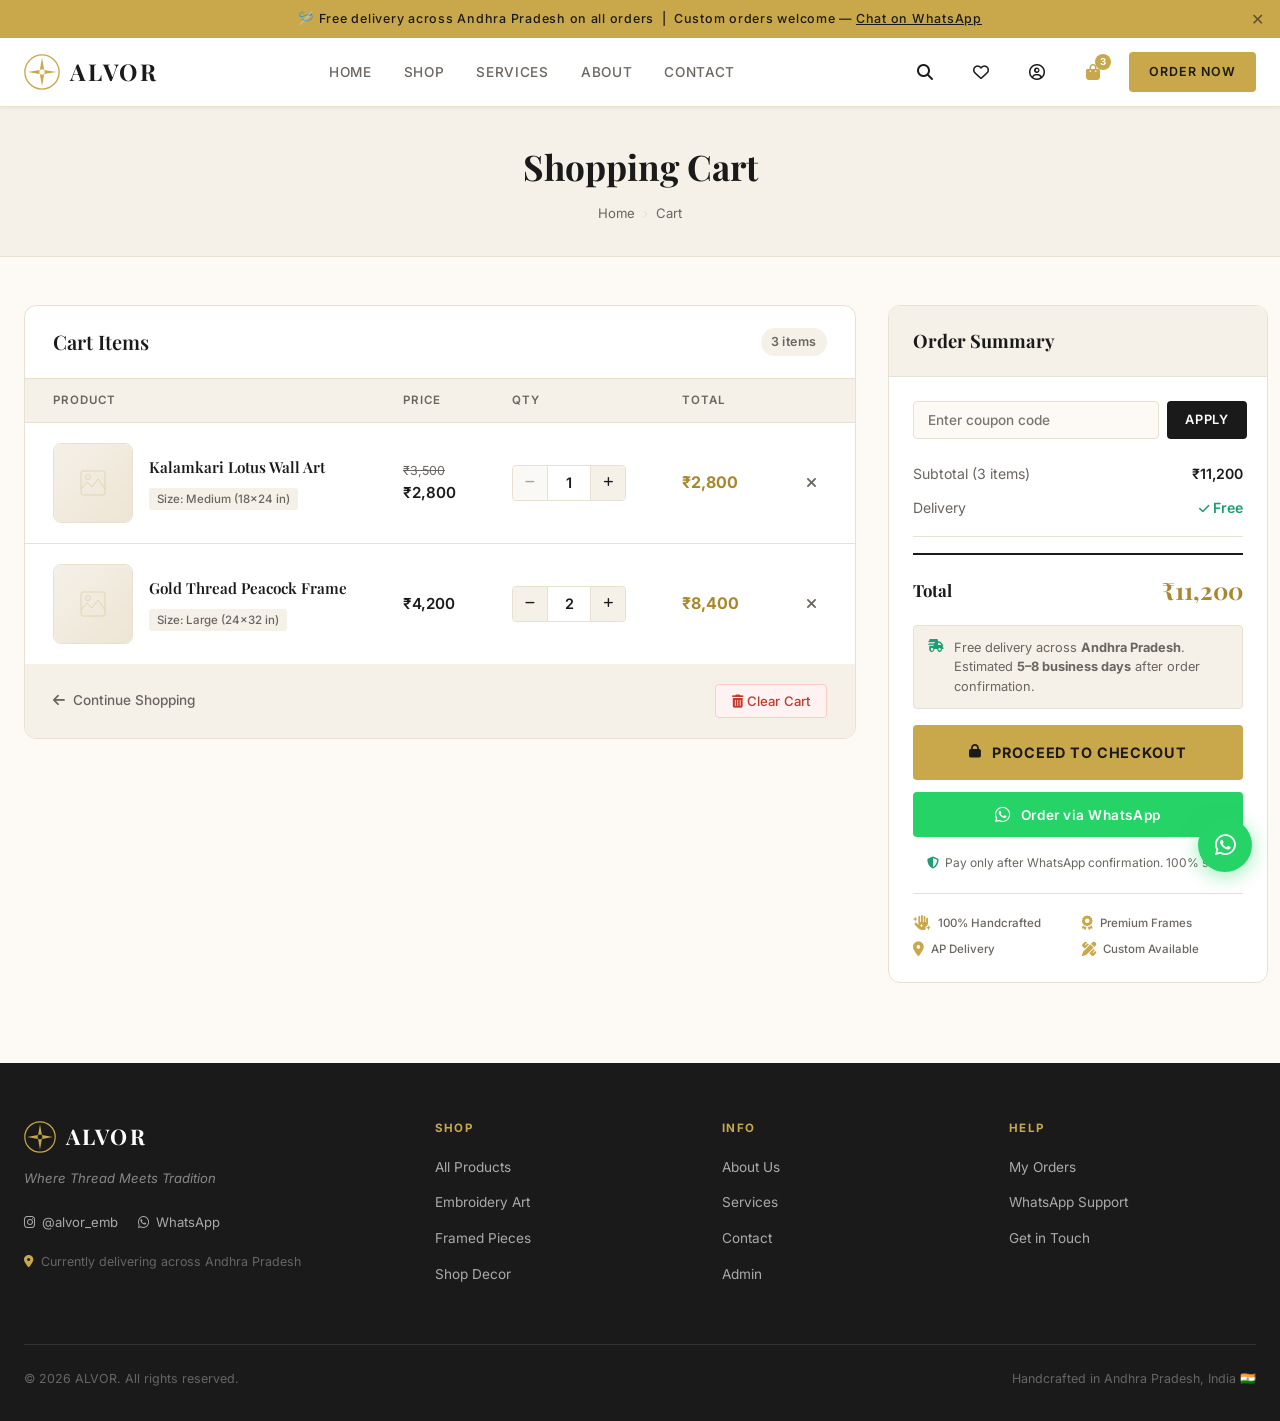
<file: cart.html>
<!DOCTYPE html>
<html lang="en">
<head>
  <meta charset="UTF-8" />
  <meta name="viewport" content="width=device-width, initial-scale=1.0" />
  <title>Cart — ALVOR | Where Thread Meets Tradition</title>
  <link rel="preconnect" href="https://fonts.googleapis.com" />
  <link rel="preconnect" href="https://fonts.gstatic.com" crossorigin />
  <link href="https://fonts.googleapis.com/css2?family=Playfair+Display:ital,wght@0,400;0,600;0,700;1,400&family=Inter:wght@300;400;500;600&display=swap" rel="stylesheet" />
  <link rel="stylesheet" href="https://cdnjs.cloudflare.com/ajax/libs/font-awesome/6.5.0/css/all.min.css" />

  <style>
    /* =========================================
       CSS VARIABLES & RESET
    ========================================= */
    *, *::before, *::after { box-sizing: border-box; margin: 0; padding: 0; }

    :root {
      --color-primary: #C9A84C;
      --color-primary-dark: #A8872E;
      --color-primary-light: #e8d5a3;
      --color-bg: #FDFAF5;
      --color-bg-secondary: #F5F0E8;
      --color-text: #1A1A1A;
      --color-text-muted: #6B6560;
      --color-border: #E8E0D0;
      --color-success: #1D9E75;
      --color-error: #C0392B;
      --color-white: #FFFFFF;
      --font-heading: 'Playfair Display', serif;
      --font-body: 'Inter', sans-serif;
      --radius: 4px;
      --radius-lg: 12px;
      --shadow-sm: 0 1px 4px rgba(0,0,0,0.06);
      --shadow-md: 0 4px 20px rgba(0,0,0,0.08);
      --shadow-lg: 0 12px 48px rgba(0,0,0,0.12);
      --transition: 0.25s ease;
    }

    html { scroll-behavior: smooth; font-size: 16px; }

    body {
      font-family: var(--font-body);
      background: var(--color-bg);
      color: var(--color-text);
      line-height: 1.6;
      min-height: 100vh;
    }

    a { text-decoration: none; color: inherit; }
    img { display: block; max-width: 100%; }
    button { cursor: pointer; font-family: var(--font-body); border: none; background: none; }
    input, select, textarea { font-family: var(--font-body); }

    /* =========================================
       ANNOUNCEMENT BAR
    ========================================= */
    .announcement-bar {
      background: var(--color-primary);
      color: var(--color-text);
      text-align: center;
      padding: 9px 48px;
      font-size: 0.78rem;
      font-weight: 500;
      letter-spacing: 0.06em;
      position: relative;
      z-index: 200;
    }
    .announcement-bar a { text-decoration: underline; }
    .announcement-bar .close-bar {
      position: absolute;
      right: 16px;
      top: 50%;
      transform: translateY(-50%);
      background: none;
      border: none;
      font-size: 1rem;
      cursor: pointer;
      color: var(--color-text);
      opacity: 0.6;
      line-height: 1;
    }
    .announcement-bar .close-bar:hover { opacity: 1; }

    /* =========================================
       NAVBAR
    ========================================= */
    .navbar {
      position: sticky;
      top: 0;
      z-index: 100;
      background: var(--color-white);
      border-bottom: 1px solid var(--color-border);
      box-shadow: var(--shadow-sm);
    }
    .navbar-inner {
      max-width: 1320px;
      margin: 0 auto;
      padding: 0 24px;
      height: 68px;
      display: flex;
      align-items: center;
      gap: 24px;
    }
    .nav-logo {
      display: flex;
      align-items: center;
      gap: 10px;
      flex-shrink: 0;
    }
    .nav-logo svg { width: 36px; height: 36px; }
    .nav-logo-text {
      font-family: var(--font-heading);
      font-size: 1.45rem;
      font-weight: 700;
      letter-spacing: 0.12em;
      color: var(--color-text);
    }
    .nav-links {
      display: flex;
      list-style: none;
      gap: 32px;
      margin: 0 auto;
    }
    .nav-links a {
      font-size: 0.85rem;
      font-weight: 500;
      letter-spacing: 0.05em;
      color: var(--color-text-muted);
      transition: color var(--transition);
      text-transform: uppercase;
    }
    .nav-links a:hover, .nav-links a.active { color: var(--color-primary); }
    .nav-actions {
      display: flex;
      align-items: center;
      gap: 16px;
      flex-shrink: 0;
    }
    .nav-icon-btn {
      width: 40px;
      height: 40px;
      display: flex;
      align-items: center;
      justify-content: center;
      color: var(--color-text);
      border-radius: 50%;
      transition: background var(--transition), color var(--transition);
      font-size: 1rem;
      position: relative;
    }
    .nav-icon-btn:hover { background: var(--color-bg-secondary); color: var(--color-primary); }
    .cart-badge {
      position: absolute;
      top: 2px;
      right: 2px;
      background: var(--color-primary);
      color: var(--color-white);
      font-size: 0.6rem;
      font-weight: 700;
      width: 16px;
      height: 16px;
      border-radius: 50%;
      display: flex;
      align-items: center;
      justify-content: center;
      line-height: 1;
    }
    .btn-order-now {
      background: var(--color-primary);
      color: var(--color-text);
      font-size: 0.78rem;
      font-weight: 600;
      letter-spacing: 0.08em;
      text-transform: uppercase;
      padding: 10px 20px;
      border-radius: var(--radius);
      transition: background var(--transition), transform 0.15s;
      white-space: nowrap;
    }
    .btn-order-now:hover {
      background: var(--color-primary-dark);
      transform: translateY(-1px);
    }
    .hamburger {
      display: none;
      flex-direction: column;
      gap: 5px;
      padding: 8px;
      cursor: pointer;
    }
    .hamburger span {
      display: block;
      width: 22px;
      height: 2px;
      background: var(--color-text);
      border-radius: 2px;
      transition: all 0.3s;
    }

    /* Mobile Nav Drawer */
    .nav-drawer {
      display: none;
      position: fixed;
      inset: 0;
      z-index: 300;
      pointer-events: none;
    }
    .nav-drawer.open { pointer-events: all; }
    .nav-drawer-overlay {
      position: absolute;
      inset: 0;
      background: rgba(0,0,0,0.5);
      opacity: 0;
      transition: opacity 0.3s;
    }
    .nav-drawer.open .nav-drawer-overlay { opacity: 1; }
    .nav-drawer-panel {
      position: absolute;
      left: 0;
      top: 0;
      bottom: 0;
      width: 280px;
      background: var(--color-white);
      padding: 24px;
      transform: translateX(-100%);
      transition: transform 0.3s ease;
      overflow-y: auto;
    }
    .nav-drawer.open .nav-drawer-panel { transform: translateX(0); }
    .nav-drawer-close {
      position: absolute;
      top: 16px;
      right: 16px;
      font-size: 1.4rem;
      color: var(--color-text-muted);
      cursor: pointer;
    }
    .nav-drawer-links {
      list-style: none;
      margin-top: 48px;
    }
    .nav-drawer-links li { border-bottom: 1px solid var(--color-border); }
    .nav-drawer-links a {
      display: block;
      padding: 14px 0;
      font-size: 1rem;
      font-weight: 500;
      color: var(--color-text);
      letter-spacing: 0.04em;
    }

    /* =========================================
       PAGE HEADER
    ========================================= */
    .page-header {
      background: var(--color-bg-secondary);
      border-bottom: 1px solid var(--color-border);
      padding: 32px 24px;
      text-align: center;
    }
    .page-header h1 {
      font-family: var(--font-heading);
      font-size: 2.2rem;
      font-weight: 700;
      margin-bottom: 8px;
    }
    .breadcrumb {
      display: flex;
      align-items: center;
      justify-content: center;
      gap: 8px;
      font-size: 0.82rem;
      color: var(--color-text-muted);
    }
    .breadcrumb a:hover { color: var(--color-primary); }
    .breadcrumb .sep { color: var(--color-border); }

    /* =========================================
       CART SECTION LAYOUT
    ========================================= */
    .cart-section {
      max-width: 1320px;
      margin: 0 auto;
      padding: 48px 24px 80px;
    }
    .cart-grid {
      display: grid;
      grid-template-columns: 1fr 380px;
      gap: 32px;
      align-items: start;
    }

    /* =========================================
       CART ITEMS PANEL
    ========================================= */
    .cart-panel {
      background: var(--color-white);
      border: 1px solid var(--color-border);
      border-radius: var(--radius-lg);
      overflow: hidden;
    }
    .cart-panel-header {
      padding: 20px 28px;
      border-bottom: 1px solid var(--color-border);
      display: flex;
      align-items: center;
      justify-content: space-between;
    }
    .cart-panel-header h2 {
      font-family: var(--font-heading);
      font-size: 1.25rem;
      font-weight: 600;
    }
    .cart-count-tag {
      background: var(--color-bg-secondary);
      color: var(--color-text-muted);
      font-size: 0.78rem;
      font-weight: 600;
      padding: 4px 10px;
      border-radius: 20px;
      letter-spacing: 0.04em;
    }

    /* Cart Table */
    .cart-table { width: 100%; border-collapse: collapse; }
    .cart-table th {
      text-align: left;
      padding: 12px 28px;
      font-size: 0.72rem;
      font-weight: 600;
      text-transform: uppercase;
      letter-spacing: 0.08em;
      color: var(--color-text-muted);
      background: var(--color-bg-secondary);
      border-bottom: 1px solid var(--color-border);
    }
    .cart-table th:last-child, .cart-table td:last-child { text-align: right; }
    .cart-table td { padding: 20px 28px; border-bottom: 1px solid var(--color-border); vertical-align: middle; }
    .cart-table tr:last-child td { border-bottom: none; }

    /* Product cell */
    .cart-product-cell { display: flex; align-items: center; gap: 16px; }
    .cart-product-img {
      width: 80px;
      height: 80px;
      border-radius: 8px;
      overflow: hidden;
      flex-shrink: 0;
      background: var(--color-bg-secondary);
      border: 1px solid var(--color-border);
    }
    .cart-product-img img { width: 100%; height: 100%; object-fit: cover; }
    .cart-img-placeholder {
      width: 100%;
      height: 100%;
      display: flex;
      align-items: center;
      justify-content: center;
      background: linear-gradient(135deg, #f5f0e8, #ede5d4);
    }
    .cart-img-placeholder svg { opacity: 0.4; width: 32px; height: 32px; }
    .cart-product-info { flex: 1; min-width: 0; }
    .cart-product-name {
      font-family: var(--font-heading);
      font-size: 0.95rem;
      font-weight: 600;
      color: var(--color-text);
      margin-bottom: 4px;
      white-space: nowrap;
      overflow: hidden;
      text-overflow: ellipsis;
    }
    .cart-product-name a:hover { color: var(--color-primary); }
    .cart-product-meta { font-size: 0.78rem; color: var(--color-text-muted); }
    .cart-product-meta span { display: inline-block; }
    .cart-product-meta .size-tag {
      background: var(--color-bg-secondary);
      padding: 2px 8px;
      border-radius: 3px;
      font-size: 0.72rem;
      font-weight: 500;
      margin-top: 4px;
    }

    /* Price */
    .cart-price {
      font-size: 0.95rem;
      font-weight: 600;
      color: var(--color-text);
      white-space: nowrap;
    }
    .cart-price-original {
      font-size: 0.78rem;
      color: var(--color-text-muted);
      text-decoration: line-through;
      display: block;
      font-weight: 400;
    }

    /* Quantity control */
    .qty-control {
      display: inline-flex;
      align-items: center;
      border: 1px solid var(--color-border);
      border-radius: var(--radius);
      overflow: hidden;
    }
    .qty-btn {
      width: 34px;
      height: 34px;
      display: flex;
      align-items: center;
      justify-content: center;
      background: var(--color-bg-secondary);
      color: var(--color-text);
      font-size: 1rem;
      transition: background var(--transition);
      border: none;
      cursor: pointer;
    }
    .qty-btn:hover:not(:disabled) { background: var(--color-primary-light); }
    .qty-btn:disabled { opacity: 0.4; cursor: not-allowed; }
    .qty-input {
      width: 44px;
      height: 34px;
      text-align: center;
      border: none;
      border-left: 1px solid var(--color-border);
      border-right: 1px solid var(--color-border);
      font-size: 0.9rem;
      font-weight: 600;
      background: var(--color-white);
      color: var(--color-text);
      -moz-appearance: textfield;
    }
    .qty-input::-webkit-outer-spin-button,
    .qty-input::-webkit-inner-spin-button { -webkit-appearance: none; }

    /* Item total */
    .cart-item-total {
      font-size: 1rem;
      font-weight: 700;
      color: var(--color-primary-dark);
    }

    /* Remove button */
    .cart-remove-btn {
      width: 32px;
      height: 32px;
      display: flex;
      align-items: center;
      justify-content: center;
      border-radius: 50%;
      color: var(--color-text-muted);
      transition: background var(--transition), color var(--transition);
      font-size: 0.9rem;
    }
    .cart-remove-btn:hover { background: #fef2f2; color: var(--color-error); }

    /* Cart footer */
    .cart-footer {
      padding: 20px 28px;
      background: var(--color-bg-secondary);
      display: flex;
      align-items: center;
      justify-content: space-between;
      gap: 12px;
    }
    .continue-shopping {
      display: inline-flex;
      align-items: center;
      gap: 8px;
      font-size: 0.85rem;
      font-weight: 500;
      color: var(--color-text-muted);
      transition: color var(--transition);
    }
    .continue-shopping:hover { color: var(--color-primary); }
    .clear-cart-btn {
      font-size: 0.82rem;
      font-weight: 500;
      color: var(--color-error);
      padding: 8px 16px;
      border: 1px solid #fecaca;
      border-radius: var(--radius);
      background: #fef2f2;
      transition: all var(--transition);
    }
    .clear-cart-btn:hover { background: #fee2e2; }

    /* =========================================
       ORDER SUMMARY PANEL
    ========================================= */
    .summary-panel {
      background: var(--color-white);
      border: 1px solid var(--color-border);
      border-radius: var(--radius-lg);
      overflow: hidden;
      position: sticky;
      top: 84px;
    }
    .summary-header {
      padding: 20px 24px;
      border-bottom: 1px solid var(--color-border);
      background: var(--color-bg-secondary);
    }
    .summary-header h2 {
      font-family: var(--font-heading);
      font-size: 1.15rem;
      font-weight: 700;
    }
    .summary-body { padding: 24px; }

    /* Coupon */
    .coupon-form {
      display: flex;
      gap: 8px;
      margin-bottom: 24px;
    }
    .coupon-input {
      flex: 1;
      border: 1px solid var(--color-border);
      border-radius: var(--radius);
      padding: 10px 14px;
      font-size: 0.85rem;
      font-weight: 500;
      color: var(--color-text);
      background: var(--color-bg);
      letter-spacing: 0.05em;
      text-transform: uppercase;
      transition: border-color var(--transition);
      outline: none;
    }
    .coupon-input::placeholder { text-transform: none; letter-spacing: 0; }
    .coupon-input:focus { border-color: var(--color-primary); }
    .coupon-input.success { border-color: var(--color-success); background: #f0fdf9; }
    .coupon-input.error { border-color: var(--color-error); background: #fef2f2; }
    .btn-apply-coupon {
      padding: 10px 18px;
      background: var(--color-text);
      color: var(--color-white);
      font-size: 0.8rem;
      font-weight: 600;
      letter-spacing: 0.06em;
      text-transform: uppercase;
      border-radius: var(--radius);
      transition: background var(--transition);
      white-space: nowrap;
    }
    .btn-apply-coupon:hover { background: var(--color-primary-dark); }
    .btn-apply-coupon.loading { opacity: 0.6; pointer-events: none; }
    .coupon-msg {
      font-size: 0.78rem;
      margin-top: -16px;
      margin-bottom: 16px;
      padding: 8px 12px;
      border-radius: var(--radius);
      display: none;
    }
    .coupon-msg.show { display: block; }
    .coupon-msg.success { background: #d1fae5; color: #065f46; }
    .coupon-msg.error { background: #fee2e2; color: #7f1d1d; }

    /* Totals breakdown */
    .summary-divider {
      border: none;
      border-top: 1px solid var(--color-border);
      margin: 16px 0;
    }
    .summary-row {
      display: flex;
      justify-content: space-between;
      align-items: center;
      margin-bottom: 12px;
      font-size: 0.88rem;
    }
    .summary-row:last-child { margin-bottom: 0; }
    .summary-label { color: var(--color-text-muted); }
    .summary-value { font-weight: 600; color: var(--color-text); }
    .summary-row.discount .summary-value { color: var(--color-success); }
    .summary-row.delivery .summary-value { color: var(--color-success); font-weight: 600; }
    .summary-total-row {
      display: flex;
      justify-content: space-between;
      align-items: center;
      padding: 16px 0 0;
      margin-top: 4px;
      border-top: 2px solid var(--color-text);
    }
    .summary-total-label {
      font-family: var(--font-heading);
      font-size: 1.05rem;
      font-weight: 700;
    }
    .summary-total-value {
      font-family: var(--font-heading);
      font-size: 1.5rem;
      font-weight: 700;
      color: var(--color-primary-dark);
    }

    /* Delivery note */
    .delivery-note {
      display: flex;
      align-items: flex-start;
      gap: 10px;
      background: var(--color-bg-secondary);
      border: 1px solid var(--color-border);
      border-radius: var(--radius);
      padding: 12px 14px;
      margin: 16px 0;
      font-size: 0.8rem;
      color: var(--color-text-muted);
      line-height: 1.5;
    }
    .delivery-note i { color: var(--color-success); margin-top: 2px; flex-shrink: 0; }

    /* Action buttons */
    .btn-checkout {
      display: flex;
      align-items: center;
      justify-content: center;
      gap: 10px;
      width: 100%;
      padding: 16px;
      background: var(--color-primary);
      color: var(--color-text);
      font-size: 0.9rem;
      font-weight: 700;
      letter-spacing: 0.06em;
      text-transform: uppercase;
      border-radius: var(--radius);
      transition: background var(--transition), transform 0.15s, box-shadow var(--transition);
      margin-bottom: 12px;
      border: none;
      cursor: pointer;
    }
    .btn-checkout:hover {
      background: var(--color-primary-dark);
      transform: translateY(-2px);
      box-shadow: 0 8px 24px rgba(201,168,76,0.35);
    }
    .btn-checkout:active { transform: translateY(0); }

    .btn-whatsapp-order {
      display: flex;
      align-items: center;
      justify-content: center;
      gap: 10px;
      width: 100%;
      padding: 14px;
      background: #25D366;
      color: var(--color-white);
      font-size: 0.85rem;
      font-weight: 600;
      letter-spacing: 0.04em;
      border-radius: var(--radius);
      transition: background var(--transition), transform 0.15s;
      border: none;
      cursor: pointer;
    }
    .btn-whatsapp-order:hover { background: #128C7E; transform: translateY(-1px); }

    .payment-assurance {
      display: flex;
      align-items: center;
      justify-content: center;
      gap: 6px;
      margin-top: 16px;
      font-size: 0.75rem;
      color: var(--color-text-muted);
      text-align: center;
    }
    .payment-assurance i { color: var(--color-success); }

    /* Trust badges */
    .trust-badges {
      display: grid;
      grid-template-columns: 1fr 1fr;
      gap: 8px;
      margin-top: 20px;
      padding-top: 20px;
      border-top: 1px solid var(--color-border);
    }
    .trust-badge {
      display: flex;
      align-items: center;
      gap: 7px;
      font-size: 0.72rem;
      color: var(--color-text-muted);
      font-weight: 500;
    }
    .trust-badge i { color: var(--color-primary); font-size: 0.9rem; }

    /* =========================================
       EMPTY CART STATE
    ========================================= */
    .empty-cart {
      display: none;
      text-align: center;
      padding: 80px 24px;
      max-width: 420px;
      margin: 0 auto;
    }
    .empty-cart.visible { display: block; }
    .empty-cart-icon {
      width: 120px;
      height: 120px;
      margin: 0 auto 28px;
      background: var(--color-bg-secondary);
      border-radius: 50%;
      display: flex;
      align-items: center;
      justify-content: center;
      border: 2px dashed var(--color-border);
    }
    .empty-cart-icon svg { width: 56px; height: 56px; opacity: 0.35; }
    .empty-cart h2 {
      font-family: var(--font-heading);
      font-size: 1.6rem;
      font-weight: 700;
      margin-bottom: 12px;
    }
    .empty-cart p { color: var(--color-text-muted); font-size: 0.92rem; margin-bottom: 28px; line-height: 1.7; }
    .btn-start-shopping {
      display: inline-flex;
      align-items: center;
      gap: 10px;
      padding: 14px 32px;
      background: var(--color-primary);
      color: var(--color-text);
      font-size: 0.88rem;
      font-weight: 700;
      letter-spacing: 0.08em;
      text-transform: uppercase;
      border-radius: var(--radius);
      transition: all var(--transition);
    }
    .btn-start-shopping:hover {
      background: var(--color-primary-dark);
      transform: translateY(-2px);
      box-shadow: 0 8px 24px rgba(201,168,76,0.35);
    }

    /* =========================================
       CONFIRM REMOVE MODAL
    ========================================= */
    .modal-overlay {
      position: fixed;
      inset: 0;
      background: rgba(0,0,0,0.5);
      z-index: 500;
      display: flex;
      align-items: center;
      justify-content: center;
      opacity: 0;
      pointer-events: none;
      transition: opacity 0.2s;
      padding: 24px;
    }
    .modal-overlay.open { opacity: 1; pointer-events: all; }
    .modal-box {
      background: var(--color-white);
      border-radius: var(--radius-lg);
      padding: 32px 28px;
      max-width: 380px;
      width: 100%;
      text-align: center;
      transform: scale(0.95) translateY(10px);
      transition: transform 0.25s ease;
    }
    .modal-overlay.open .modal-box { transform: scale(1) translateY(0); }
    .modal-icon {
      width: 56px;
      height: 56px;
      border-radius: 50%;
      background: #fef2f2;
      color: var(--color-error);
      display: flex;
      align-items: center;
      justify-content: center;
      font-size: 1.4rem;
      margin: 0 auto 16px;
    }
    .modal-box h3 {
      font-family: var(--font-heading);
      font-size: 1.2rem;
      margin-bottom: 8px;
    }
    .modal-box p { color: var(--color-text-muted); font-size: 0.88rem; margin-bottom: 24px; }
    .modal-actions { display: flex; gap: 12px; }
    .modal-btn {
      flex: 1;
      padding: 12px;
      border-radius: var(--radius);
      font-size: 0.85rem;
      font-weight: 600;
      cursor: pointer;
      transition: all var(--transition);
      border: none;
    }
    .modal-btn.cancel {
      background: var(--color-bg-secondary);
      color: var(--color-text);
      border: 1px solid var(--color-border);
    }
    .modal-btn.cancel:hover { background: var(--color-border); }
    .modal-btn.confirm {
      background: var(--color-error);
      color: var(--color-white);
    }
    .modal-btn.confirm:hover { background: #a93226; }

    /* =========================================
       TOAST
    ========================================= */
    .toast-container {
      position: fixed;
      bottom: 96px;
      right: 24px;
      z-index: 999;
      display: flex;
      flex-direction: column;
      gap: 10px;
    }
    .toast {
      display: flex;
      align-items: center;
      gap: 10px;
      padding: 14px 18px;
      border-radius: var(--radius);
      background: var(--color-text);
      color: var(--color-white);
      font-size: 0.85rem;
      font-weight: 500;
      box-shadow: var(--shadow-lg);
      transform: translateX(120%);
      opacity: 0;
      transition: all 0.35s cubic-bezier(0.34,1.56,0.64,1);
      min-width: 260px;
      max-width: 340px;
    }
    .toast.show { transform: translateX(0); opacity: 1; }
    .toast.success { background: var(--color-success); }
    .toast.error { background: var(--color-error); }
    .toast i { font-size: 1rem; }

    /* =========================================
       FLOATING WHATSAPP
    ========================================= */
    .float-wa {
      position: fixed;
      bottom: 28px;
      right: 28px;
      z-index: 400;
      width: 54px;
      height: 54px;
      background: #25D366;
      border-radius: 50%;
      display: flex;
      align-items: center;
      justify-content: center;
      box-shadow: 0 4px 20px rgba(37,211,102,0.45);
      transition: transform var(--transition), box-shadow var(--transition);
      color: white;
      font-size: 1.5rem;
    }
    .float-wa:hover {
      transform: scale(1.1);
      box-shadow: 0 8px 32px rgba(37,211,102,0.55);
    }

    /* =========================================
       FOOTER
    ========================================= */
    .footer {
      background: var(--color-text);
      color: var(--color-white);
      padding: 56px 24px 32px;
    }
    .footer-grid {
      max-width: 1320px;
      margin: 0 auto;
      display: grid;
      grid-template-columns: 1.5fr 1fr 1fr 1fr;
      gap: 40px;
      margin-bottom: 48px;
    }
    .footer-brand-logo {
      display: flex;
      align-items: center;
      gap: 10px;
      margin-bottom: 14px;
    }
    .footer-brand-logo svg { width: 32px; height: 32px; }
    .footer-brand-name {
      font-family: var(--font-heading);
      font-size: 1.35rem;
      font-weight: 700;
      letter-spacing: 0.1em;
    }
    .footer-tagline {
      font-size: 0.82rem;
      color: #888;
      font-style: italic;
      margin-bottom: 20px;
    }
    .footer-social a {
      display: inline-flex;
      align-items: center;
      gap: 7px;
      font-size: 0.82rem;
      color: #aaa;
      margin-right: 16px;
      margin-bottom: 8px;
      transition: color var(--transition);
    }
    .footer-social a:hover { color: var(--color-primary); }
    .footer-col h4 {
      font-size: 0.72rem;
      font-weight: 700;
      letter-spacing: 0.12em;
      text-transform: uppercase;
      color: var(--color-primary);
      margin-bottom: 16px;
    }
    .footer-col ul { list-style: none; }
    .footer-col li { margin-bottom: 10px; }
    .footer-col a { font-size: 0.85rem; color: #aaa; transition: color var(--transition); }
    .footer-col a:hover { color: var(--color-white); }
    .footer-delivery-note {
      font-size: 0.78rem;
      color: #666;
      margin-top: 12px;
      line-height: 1.5;
    }
    .footer-delivery-note i { color: var(--color-primary); margin-right: 4px; }
    .footer-bottom {
      max-width: 1320px;
      margin: 0 auto;
      padding-top: 24px;
      border-top: 1px solid #333;
      display: flex;
      justify-content: space-between;
      align-items: center;
      gap: 16px;
      font-size: 0.78rem;
      color: #666;
    }

    /* =========================================
       SECTION DIVIDER (Indian geometric)
    ========================================= */
    .section-divider {
      text-align: center;
      margin: 0;
      color: var(--color-primary);
      font-size: 1.2rem;
      opacity: 0.4;
      letter-spacing: 0.4em;
      padding: 8px 0;
    }

    /* =========================================
       SCROLL ANIMATION
    ========================================= */
    .fade-in-up {
      opacity: 0;
      transform: translateY(24px);
      transition: opacity 0.6s ease, transform 0.6s ease;
    }
    .fade-in-up.visible {
      opacity: 1;
      transform: translateY(0);
    }

    /* =========================================
       SKELETON LOADER
    ========================================= */
    .skeleton {
      background: linear-gradient(90deg, #ede5d4 25%, #f5f0e8 50%, #ede5d4 75%);
      background-size: 200% 100%;
      animation: skeleton-wave 1.4s infinite;
      border-radius: 4px;
    }
    @keyframes skeleton-wave {
      0% { background-position: 200% 0; }
      100% { background-position: -200% 0; }
    }

    /* =========================================
       RESPONSIVE
    ========================================= */
    @media (max-width: 1024px) {
      .cart-grid { grid-template-columns: 1fr 320px; gap: 24px; }
      .nav-links { display: none; }
      .btn-order-now { display: none; }
      .hamburger { display: flex; }
      .nav-drawer { display: block; }
      .footer-grid { grid-template-columns: 1fr 1fr; gap: 32px; }
    }

    @media (max-width: 768px) {
      .cart-grid { grid-template-columns: 1fr; }
      .summary-panel { position: static; }
      .cart-table th:nth-child(3),
      .cart-table td:nth-child(3) { display: none; } /* Hide price col on mobile */
      .page-header h1 { font-size: 1.7rem; }
      .cart-section { padding: 32px 16px 64px; }
    }

    @media (max-width: 480px) {
      .cart-table th, .cart-table td { padding: 14px 16px; }
      .cart-footer { flex-direction: column; align-items: stretch; }
      .footer-grid { grid-template-columns: 1fr; }
      .footer-bottom { flex-direction: column; text-align: center; }
      .navbar-inner { padding: 0 16px; }
      .announcement-bar { padding: 9px 40px; font-size: 0.72rem; }
    }
  </style>
</head>

<body>

  <!-- ANNOUNCEMENT BAR -->
  <div class="announcement-bar" id="announcementBar">
    <span>🪡 Free delivery across Andhra Pradesh on all orders &nbsp;|&nbsp; Custom orders welcome — <a href="https://wa.me/919182492525">Chat on WhatsApp</a></span>
    <button class="close-bar" onclick="document.getElementById('announcementBar').style.display='none'" aria-label="Dismiss">✕</button>
  </div>

  <!-- NAVBAR -->
  <nav class="navbar" id="navbar">
    <div class="navbar-inner">
      <!-- Hamburger -->
      <button class="hamburger" id="hamburger" aria-label="Open menu">
        <span></span><span></span><span></span>
      </button>

      <!-- Logo -->
      <a href="index.html" class="nav-logo">
        <svg viewBox="0 0 40 40" fill="none" xmlns="http://www.w3.org/2000/svg" aria-hidden="true">
          <circle cx="20" cy="20" r="19" stroke="#C9A84C" stroke-width="1.5"/>
          <path d="M20 4 L22.35 17.65 L36 20 L22.35 22.35 L20 36 L17.65 22.35 L4 20 L17.65 17.65 Z" fill="#C9A84C"/>
          <circle cx="20" cy="20" r="3" fill="#FDFAF5"/>
        </svg>
        <span class="nav-logo-text">ALVOR</span>
      </a>

      <!-- Center Nav -->
      <ul class="nav-links">
        <li><a href="index.html">Home</a></li>
        <li><a href="shop.html">Shop</a></li>
        <li><a href="services.html">Services</a></li>
        <li><a href="about.html">About</a></li>
        <li><a href="contact.html">Contact</a></li>
      </ul>

      <!-- Actions -->
      <div class="nav-actions">
        <a href="shop.html" class="nav-icon-btn" title="Search"><i class="fa-solid fa-magnifying-glass"></i></a>
        <a href="account.html" class="nav-icon-btn" title="Wishlist"><i class="fa-regular fa-heart"></i></a>
        <a href="account.html" class="nav-icon-btn" title="My Account"><i class="fa-regular fa-circle-user"></i></a>
        <a href="cart.html" class="nav-icon-btn active" title="Cart" style="color:var(--color-primary)">
          <i class="fa-solid fa-bag-shopping"></i>
          <span class="cart-badge" id="navCartBadge">0</span>
        </a>
        <a href="https://wa.me/919182492525" class="btn-order-now" target="_blank" rel="noopener">Order Now</a>
      </div>
    </div>
  </nav>

  <!-- MOBILE NAV DRAWER -->
  <div class="nav-drawer" id="navDrawer">
    <div class="nav-drawer-overlay" id="drawerOverlay"></div>
    <div class="nav-drawer-panel">
      <button class="nav-drawer-close" id="drawerClose" aria-label="Close menu"><i class="fa-solid fa-xmark"></i></button>
      <ul class="nav-drawer-links">
        <li><a href="index.html">Home</a></li>
        <li><a href="shop.html">Shop</a></li>
        <li><a href="services.html">Services</a></li>
        <li><a href="about.html">About</a></li>
        <li><a href="contact.html">Contact</a></li>
        <li><a href="account.html">My Account</a></li>
        <li><a href="https://wa.me/919182492525" target="_blank" rel="noopener" style="color:#25D366"><i class="fa-brands fa-whatsapp"></i> &nbsp;Order on WhatsApp</a></li>
      </ul>
    </div>
  </div>

  <!-- PAGE HEADER -->
  <div class="page-header">
    <h1>Shopping Cart</h1>
    <nav class="breadcrumb" aria-label="Breadcrumb">
      <a href="index.html">Home</a>
      <span class="sep">›</span>
      <span>Cart</span>
    </nav>
  </div>

  <!-- ============================================================
       MAIN CART SECTION
  ============================================================ -->
  <main class="cart-section">

    <!-- EMPTY CART STATE -->
    <div class="empty-cart" id="emptyCart">
      <div class="empty-cart-icon">
        <svg viewBox="0 0 64 64" fill="none" xmlns="http://www.w3.org/2000/svg">
          <path d="M8 12h4l8 32h28l6-22H20" stroke="#C9A84C" stroke-width="2.5" stroke-linecap="round" stroke-linejoin="round"/>
          <circle cx="26" cy="50" r="3" stroke="#C9A84C" stroke-width="2"/>
          <circle cx="42" cy="50" r="3" stroke="#C9A84C" stroke-width="2"/>
          <path d="M32 26 L32 38 M26 32 L38 32" stroke="#C9A84C" stroke-width="2" stroke-linecap="round"/>
        </svg>
      </div>
      <h2>Your cart is empty</h2>
      <p>Looks like you haven't added anything yet. Explore our handcrafted embroidery art and bring beauty to your space.</p>
      <a href="shop.html" class="btn-start-shopping">
        <i class="fa-solid fa-store"></i> Start Shopping
      </a>
    </div>

    <!-- CART CONTENTS (shown when items exist) -->
    <div class="cart-grid" id="cartContent" style="display:none">

      <!-- LEFT: CART ITEMS -->
      <div>
        <div class="cart-panel fade-in-up">
          <div class="cart-panel-header">
            <h2>Cart Items</h2>
            <span class="cart-count-tag" id="cartItemCount">0 items</span>
          </div>

          <table class="cart-table" id="cartTable">
            <thead>
              <tr>
                <th>Product</th>
                <th style="display:none" class="hide-sm">Size</th>
                <th>Price</th>
                <th>Qty</th>
                <th>Total</th>
                <th></th>
              </tr>
            </thead>
            <tbody id="cartTableBody">
              <!-- Items rendered by JS -->
            </tbody>
          </table>

          <div class="cart-footer">
            <a href="shop.html" class="continue-shopping">
              <i class="fa-solid fa-arrow-left"></i> Continue Shopping
            </a>
            <button class="clear-cart-btn" id="clearCartBtn">
              <i class="fa-solid fa-trash-can"></i> Clear Cart
            </button>
          </div>
        </div>
      </div>

      <!-- RIGHT: ORDER SUMMARY -->
      <div>
        <div class="summary-panel fade-in-up">
          <div class="summary-header">
            <h2>Order Summary</h2>
          </div>
          <div class="summary-body">

            <!-- Coupon -->
            <div class="coupon-form">
              <input
                type="text"
                class="coupon-input"
                id="couponInput"
                placeholder="Enter coupon code"
                maxlength="20"
                autocomplete="off"
              />
              <button class="btn-apply-coupon" id="applyCouponBtn">Apply</button>
            </div>
            <div class="coupon-msg" id="couponMsg"></div>

            <!-- Totals -->
            <div class="summary-row">
              <span class="summary-label">Subtotal (<span id="summaryItemCount">0</span> items)</span>
              <span class="summary-value" id="summarySubtotal">₹0</span>
            </div>
            <div class="summary-row discount" id="discountRow" style="display:none">
              <span class="summary-label"><i class="fa-solid fa-tag" style="margin-right:4px"></i>Discount (<span id="discountLabel"></span>)</span>
              <span class="summary-value" id="discountValue">-₹0</span>
            </div>
            <div class="summary-row delivery">
              <span class="summary-label">Delivery</span>
              <span class="summary-value"><i class="fa-solid fa-check" style="font-size:0.75rem;margin-right:3px"></i>Free</span>
            </div>

            <hr class="summary-divider" />

            <div class="summary-total-row">
              <span class="summary-total-label">Total</span>
              <span class="summary-total-value" id="summaryTotal">₹0</span>
            </div>

            <!-- Delivery note -->
            <div class="delivery-note">
              <i class="fa-solid fa-truck-fast"></i>
              <span>Free delivery across <strong>Andhra Pradesh</strong>. Estimated <strong>5–8 business days</strong> after order confirmation.</span>
            </div>

            <!-- CTA buttons -->
            <a href="checkout.html" class="btn-checkout" id="checkoutBtn">
              <i class="fa-solid fa-lock" style="font-size:0.85rem"></i>
              Proceed to Checkout
            </a>

            <button class="btn-whatsapp-order" id="whatsappOrderBtn">
              <i class="fa-brands fa-whatsapp" style="font-size:1.1rem"></i>
              Order via WhatsApp
            </button>

            <div class="payment-assurance">
              <i class="fa-solid fa-shield-halved"></i>
              <span>Pay only after WhatsApp confirmation. 100% safe.</span>
            </div>

            <!-- Trust badges -->
            <div class="trust-badges">
              <div class="trust-badge"><i class="fa-solid fa-hand-sparkles"></i> 100% Handcrafted</div>
              <div class="trust-badge"><i class="fa-solid fa-award"></i> Premium Frames</div>
              <div class="trust-badge"><i class="fa-solid fa-location-dot"></i> AP Delivery</div>
              <div class="trust-badge"><i class="fa-solid fa-pen-ruler"></i> Custom Available</div>
            </div>

          </div>
        </div>
      </div>
    </div>
  </main>

  <!-- REMOVE CONFIRMATION MODAL -->
  <div class="modal-overlay" id="removeModal">
    <div class="modal-box">
      <div class="modal-icon"><i class="fa-solid fa-trash-can"></i></div>
      <h3>Remove Item?</h3>
      <p>Are you sure you want to remove <strong id="removeItemName"></strong> from your cart?</p>
      <div class="modal-actions">
        <button class="modal-btn cancel" id="modalCancelBtn">Keep it</button>
        <button class="modal-btn confirm" id="modalConfirmBtn">Remove</button>
      </div>
    </div>
  </div>

  <!-- TOAST CONTAINER -->
  <div class="toast-container" id="toastContainer"></div>

  <!-- FLOATING WHATSAPP BUTTON -->
  <a href="https://wa.me/919182492525" class="float-wa" target="_blank" rel="noopener" aria-label="Chat on WhatsApp">
    <i class="fa-brands fa-whatsapp"></i>
  </a>

  <!-- ============================================================
       FOOTER
  ============================================================ -->
  <footer class="footer">
    <div class="footer-grid">
      <div>
        <div class="footer-brand-logo">
          <svg viewBox="0 0 40 40" fill="none" xmlns="http://www.w3.org/2000/svg" aria-hidden="true">
            <circle cx="20" cy="20" r="19" stroke="#C9A84C" stroke-width="1.5"/>
            <path d="M20 4 L22.35 17.65 L36 20 L22.35 22.35 L20 36 L17.65 22.35 L4 20 L17.65 17.65 Z" fill="#C9A84C"/>
            <circle cx="20" cy="20" r="3" fill="#1A1A1A"/>
          </svg>
          <span class="footer-brand-name">ALVOR</span>
        </div>
        <div class="footer-tagline">Where Thread Meets Tradition</div>
        <div class="footer-social">
          <a href="https://instagram.com/alvor_emb" target="_blank" rel="noopener"><i class="fa-brands fa-instagram"></i> @alvor_emb</a>
          <a href="https://wa.me/919182492525" target="_blank" rel="noopener"><i class="fa-brands fa-whatsapp"></i> WhatsApp</a>
        </div>
        <div class="footer-delivery-note"><i class="fa-solid fa-location-dot"></i> Currently delivering across Andhra Pradesh</div>
      </div>
      <div class="footer-col">
        <h4>Shop</h4>
        <ul>
          <li><a href="shop.html">All Products</a></li>
          <li><a href="shop.html?category=Embroidery+Art">Embroidery Art</a></li>
          <li><a href="shop.html?category=Framed+Pieces">Framed Pieces</a></li>
          <li><a href="shop.html?category=Shop+Decor">Shop Decor</a></li>
        </ul>
      </div>
      <div class="footer-col">
        <h4>Info</h4>
        <ul>
          <li><a href="about.html">About Us</a></li>
          <li><a href="services.html">Services</a></li>
          <li><a href="contact.html">Contact</a></li>
          <li><a href="admin.html">Admin</a></li>
        </ul>
      </div>
      <div class="footer-col">
        <h4>Help</h4>
        <ul>
          <li><a href="account.html">My Orders</a></li>
          <li><a href="https://wa.me/919182492525" target="_blank" rel="noopener">WhatsApp Support</a></li>
          <li><a href="contact.html">Get in Touch</a></li>
        </ul>
      </div>
    </div>
    <div class="footer-bottom">
      <span>© 2026 ALVOR. All rights reserved.</span>
      <span>Handcrafted in Andhra Pradesh, India 🇮🇳</span>
    </div>
  </footer>

  <!-- ============================================================
       JAVASCRIPT
  ============================================================ -->
  <script>
    /* =========================================
       CART DATA UTILITIES
    ========================================= */
    const CART_KEY = 'alvor_cart';
    const WHATSAPP_NUMBER = '919182492525';

    function getCart() {
      try { return JSON.parse(localStorage.getItem(CART_KEY)) || []; }
      catch { return []; }
    }

    function saveCart(cart) {
      localStorage.setItem(CART_KEY, JSON.stringify(cart));
    }

    function formatPrice(amount) {
      return '₹' + Number(amount).toLocaleString('en-IN');
    }

    function getCartTotal(cart) {
  return cart.reduce((sum, item) => {
    const qty = item.qty || item.quantity || 1;
    return sum + (item.price || 0) * qty;
  }, 0);
}

function getCartCount(cart) {
  return cart.reduce((sum, item) => {
    return sum + (item.qty || item.quantity || 1);
  }, 0);
}

    /* =========================================
       NAV BADGE
    ========================================= */
    function updateNavBadge() {
      const cart = getCart();
      const count = getCartCount(cart);
      const badge = document.getElementById('navCartBadge');
      badge.textContent = count;
      badge.style.display = count > 0 ? 'flex' : 'none';
    }

    /* =========================================
       TOAST SYSTEM
    ========================================= */
    function showToast(message, type = 'success') {
      const container = document.getElementById('toastContainer');
      const toast = document.createElement('div');
      toast.className = `toast ${type}`;
      const icon = type === 'success' ? 'fa-circle-check' : type === 'error' ? 'fa-circle-xmark' : 'fa-circle-info';
      toast.innerHTML = `<i class="fa-solid ${icon}"></i><span>${message}</span>`;
      container.appendChild(toast);
      requestAnimationFrame(() => { requestAnimationFrame(() => toast.classList.add('show')); });
      setTimeout(() => {
        toast.classList.remove('show');
        setTimeout(() => toast.remove(), 400);
      }, 3200);
    }

    /* =========================================
       COUPON STATE
    ========================================= */
    let appliedCoupon = null;

    /* Simulated coupon database — replace with Firestore lookup */
    const DEMO_COUPONS = {
      'ALVOR10': { discountPercent: 10, minOrder: 500 },
      'WELCOME15': { discountPercent: 15, minOrder: 1000 },
      'ARTLOVE20': { discountPercent: 20, minOrder: 2000 },
    };

    /* =========================================
       RENDER CART
    ========================================= */
    function renderCart() {
      const cart = getCart();
      const emptyEl = document.getElementById('emptyCart');
      const contentEl = document.getElementById('cartContent');
      const tbody = document.getElementById('cartTableBody');

      if (cart.length === 0) {
        emptyEl.classList.add('visible');
        contentEl.style.display = 'none';
        updateNavBadge();
        return;
      }

      emptyEl.classList.remove('visible');
      contentEl.style.display = 'grid';

      /* Render table rows */
      tbody.innerHTML = '';
      cart.forEach((item, index) => {
        const qty = item.qty || item.quantity || 1;
const itemTotal = item.price * qty;
        const tr = document.createElement('tr');
        tr.dataset.index = index;

        tr.innerHTML = `
          <td>
            <div class="cart-product-cell">
              <div class="cart-product-img">
                ${item.image
                  ? `<img src="${item.image}" alt="${item.title}" loading="lazy" />`
                  : `<div class="cart-img-placeholder">
                      <svg viewBox="0 0 64 64" fill="none" xmlns="http://www.w3.org/2000/svg">
                        <rect x="8" y="8" width="48" height="48" rx="4" stroke="#C9A84C" stroke-width="1.5"/>
                        <path d="M8 44 L20 30 L30 40 L42 24 L56 44" stroke="#C9A84C" stroke-width="1.5" stroke-linejoin="round"/>
                        <circle cx="22" cy="20" r="5" stroke="#C9A84C" stroke-width="1.5"/>
                      </svg>
                    </div>`
                }
              </div>
              <div class="cart-product-info">
                <div class="cart-product-name">
                  <a href="product.html?id=${item.productId || ''}">${item.title}</a>
                </div>
                <div class="cart-product-meta">
                  ${item.size ? `<span class="size-tag">Size: ${item.size}</span>` : ''}
                </div>
              </div>
            </div>
          </td>
          <td>
            <div class="cart-price">
              ${item.originalPrice && item.originalPrice > item.price
                ? `<span class="cart-price-original">${formatPrice(item.originalPrice)}</span>`
                : ''}
              ${formatPrice(item.price)}
            </div>
          </td>
          <td>
            <div class="qty-control">
              <button class="qty-btn qty-minus" data-index="${index}" aria-label="Decrease" ${item.qty <= 1 ? 'disabled' : ''}>
                <i class="fa-solid fa-minus" style="font-size:0.7rem"></i>
              </button>
              <input class="qty-input" type="number" value="${item.qty || item.quantity || 1}"" min="1" max="99" data-index="${index}" readonly aria-label="Quantity" />
              <button class="qty-btn qty-plus" data-index="${index}" aria-label="Increase" ${item.qty >= 99 ? 'disabled' : ''}>
                <i class="fa-solid fa-plus" style="font-size:0.7rem"></i>
              </button>
            </div>
          </td>
          <td><span class="cart-item-total">${formatPrice(itemTotal)}</span></td>
          <td>
            <button class="cart-remove-btn" data-index="${index}" aria-label="Remove item">
              <i class="fa-solid fa-xmark"></i>
            </button>
          </td>
        `;
        tbody.appendChild(tr);
      });

      updateSummary(cart);
      updateNavBadge();
    }

    /* =========================================
       UPDATE SUMMARY
    ========================================= */
    function updateSummary(cart) {
      const count = getCartCount(cart);
      const subtotal = getCartTotal(cart);

      document.getElementById('cartItemCount').textContent = `${count} item${count !== 1 ? 's' : ''}`;
      document.getElementById('summaryItemCount').textContent = count;
      document.getElementById('summarySubtotal').textContent = formatPrice(subtotal);

      let discount = 0;
      const discountRow = document.getElementById('discountRow');

      if (appliedCoupon) {
        if (subtotal >= appliedCoupon.minOrder) {
          discount = Math.round(subtotal * appliedCoupon.discountPercent / 100);
          discountRow.style.display = 'flex';
          document.getElementById('discountLabel').textContent = `-${appliedCoupon.discountPercent}%`;
          document.getElementById('discountValue').textContent = `-${formatPrice(discount)}`;
        } else {
          discountRow.style.display = 'none';
          appliedCoupon = null;
          document.getElementById('couponInput').classList.remove('success');
          showCouponMsg(`Minimum order ${formatPrice(appliedCoupon?.minOrder || 0)} required for this coupon.`, 'error');
        }
      } else {
        discountRow.style.display = 'none';
      }

      const total = subtotal - discount;
      document.getElementById('summaryTotal').textContent = formatPrice(total);
    }

    /* =========================================
       COUPON LOGIC
    ========================================= */
    function showCouponMsg(text, type) {
      const el = document.getElementById('couponMsg');
      el.textContent = text;
      el.className = `coupon-msg show ${type}`;
      setTimeout(() => el.classList.remove('show'), 4000);
    }

    document.getElementById('applyCouponBtn').addEventListener('click', () => {
      const code = document.getElementById('couponInput').value.trim().toUpperCase();
      const input = document.getElementById('couponInput');
      const btn = document.getElementById('applyCouponBtn');

      if (!code) { showCouponMsg('Please enter a coupon code.', 'error'); return; }

      /* If removing existing coupon */
      if (appliedCoupon) {
        appliedCoupon = null;
        input.value = '';
        input.classList.remove('success');
        btn.textContent = 'Apply';
        showCouponMsg('Coupon removed.', 'error');
        renderCart();
        return;
      }

      btn.textContent = '...';
      btn.classList.add('loading');

      /* Simulate async Firestore lookup */
      setTimeout(() => {
        btn.classList.remove('loading');
        const coupon = DEMO_COUPONS[code];
        if (!coupon) {
          input.classList.add('error'); input.classList.remove('success');
          btn.textContent = 'Apply';
          showCouponMsg('Invalid coupon code. Please try again.', 'error');
          return;
        }
        const cart = getCart();
        const subtotal = getCartTotal(cart);
        if (subtotal < coupon.minOrder) {
          input.classList.add('error'); input.classList.remove('success');
          btn.textContent = 'Apply';
          showCouponMsg(`Minimum order of ${formatPrice(coupon.minOrder)} required.`, 'error');
          return;
        }
        appliedCoupon = { ...coupon, code };
        input.classList.remove('error'); input.classList.add('success');
        btn.textContent = 'Remove';
        showCouponMsg(`🎉 ${coupon.discountPercent}% discount applied!`, 'success');
        updateSummary(cart);
      }, 800);
    });

    document.getElementById('couponInput').addEventListener('input', function() {
      this.classList.remove('error', 'success');
    });

    /* =========================================
       QUANTITY + REMOVE EVENTS (event delegation)
    ========================================= */
    document.getElementById('cartTableBody').addEventListener('click', (e) => {
      const minusBtn = e.target.closest('.qty-minus');
      const plusBtn = e.target.closest('.qty-plus');
      const removeBtn = e.target.closest('.cart-remove-btn');

      if (minusBtn) {
        const index = parseInt(minusBtn.dataset.index);
        const cart = getCart();
        cart[index].qty = cart[index].qty || cart[index].quantity || 1;
if (cart[index].qty > 1) {
  cart[index].qty -= 1;
          saveCart(cart);
          renderCart();
        }
      }

      if (plusBtn) {
        const index = parseInt(plusBtn.dataset.index);
        const cart = getCart();
        if (cart[index].qty < 99) {
          cart[index].qty += 1;
          saveCart(cart);
          renderCart();
        }
      }

      if (removeBtn) {
        const index = parseInt(removeBtn.dataset.index);
        openRemoveModal(index);
      }
    });

    /* =========================================
       REMOVE MODAL
    ========================================= */
    let pendingRemoveIndex = null;

    function openRemoveModal(index) {
      pendingRemoveIndex = index;
      const cart = getCart();
      document.getElementById('removeItemName').textContent = cart[index]?.title || 'this item';
      document.getElementById('removeModal').classList.add('open');
    }

    document.getElementById('modalCancelBtn').addEventListener('click', () => {
      document.getElementById('removeModal').classList.remove('open');
      pendingRemoveIndex = null;
    });

    document.getElementById('removeModal').addEventListener('click', (e) => {
      if (e.target === document.getElementById('removeModal')) {
        document.getElementById('removeModal').classList.remove('open');
        pendingRemoveIndex = null;
      }
    });

    document.getElementById('modalConfirmBtn').addEventListener('click', () => {
      if (pendingRemoveIndex === null) return;
      const cart = getCart();
      const removed = cart.splice(pendingRemoveIndex, 1)[0];
      saveCart(cart);
      document.getElementById('removeModal').classList.remove('open');
      pendingRemoveIndex = null;
      renderCart();
      showToast(`"${removed.title}" removed from cart.`, 'error');
    });

    /* =========================================
       CLEAR CART
    ========================================= */
    document.getElementById('clearCartBtn').addEventListener('click', () => {
      if (!confirm('Clear your entire cart? This cannot be undone.')) return;
      saveCart([]);
      appliedCoupon = null;
      renderCart();
      showToast('Cart cleared.', 'error');
    });

    /* =========================================
       WHATSAPP ORDER BUTTON
    ========================================= */
    document.getElementById('whatsappOrderBtn').addEventListener('click', () => {
      const cart = getCart();
      if (!cart.length) return;

      const subtotal = getCartTotal(cart);
      let discount = 0;
      if (appliedCoupon) discount = Math.round(subtotal * appliedCoupon.discountPercent / 100);
      const total = subtotal - discount;

      const lines = cart.map(item =>
        `• ${item.title}${item.size ? ' (' + item.size + ')' : ''} × ${item.qty} = ${formatPrice(item.price * item.qty)}`
      ).join('\n');

      const couponLine = appliedCoupon ? `\nCoupon: ${appliedCoupon.code} (-${formatPrice(discount)})` : '';

      const message = encodeURIComponent(
        `Hi ALVOR! 🪡 I'd like to place an order:\n\n${lines}\n\nSubtotal: ${formatPrice(subtotal)}${couponLine}\n*Total: ${formatPrice(total)}*\n\nKindly confirm availability and payment details. Thank you!`
      );

      window.open(`https://wa.me/${WHATSAPP_NUMBER}?text=${message}`, '_blank');
    });

    /* =========================================
       MOBILE NAV DRAWER
    ========================================= */
    const hamburger = document.getElementById('hamburger');
    const navDrawer = document.getElementById('navDrawer');
    const drawerOverlay = document.getElementById('drawerOverlay');
    const drawerClose = document.getElementById('drawerClose');

    function openDrawer() { navDrawer.classList.add('open'); document.body.style.overflow = 'hidden'; }
    function closeDrawer() { navDrawer.classList.remove('open'); document.body.style.overflow = ''; }

    hamburger.addEventListener('click', openDrawer);
    drawerOverlay.addEventListener('click', closeDrawer);
    drawerClose.addEventListener('click', closeDrawer);

    /* =========================================
       SCROLL ANIMATIONS
    ========================================= */
    function initScrollAnimations() {
      const observer = new IntersectionObserver((entries) => {
        entries.forEach(entry => {
          if (entry.isIntersecting) {
            entry.target.classList.add('visible');
            observer.unobserve(entry.target);
          }
        });
      }, { threshold: 0.12 });
      document.querySelectorAll('.fade-in-up').forEach(el => observer.observe(el));
    }

    /* =========================================
       INIT
    ========================================= */
    document.addEventListener('DOMContentLoaded', () => {
      renderCart();
      initScrollAnimations();
      updateNavBadge();

      /* Demo: seed some cart items if cart is empty (remove in production) */
      const existingCart = getCart();
      if (existingCart.length === 0) {
        const demoCart = [
          {
            productId: 'prod_001',
            title: 'Kalamkari Lotus Wall Art',
            price: 2800,
            originalPrice: 3500,
            qty: 1,
            size: 'Medium (18×24 in)',
            image: null,
          },
          {
            productId: 'prod_002',
            title: 'Gold Thread Peacock Frame',
            price: 4200,
            originalPrice: null,
            qty: 2,
            size: 'Large (24×32 in)',
            image: null,
          },
        ];
        saveCart(demoCart);
        renderCart();
      }
    });
  </script>

</body>
</html>
</file>
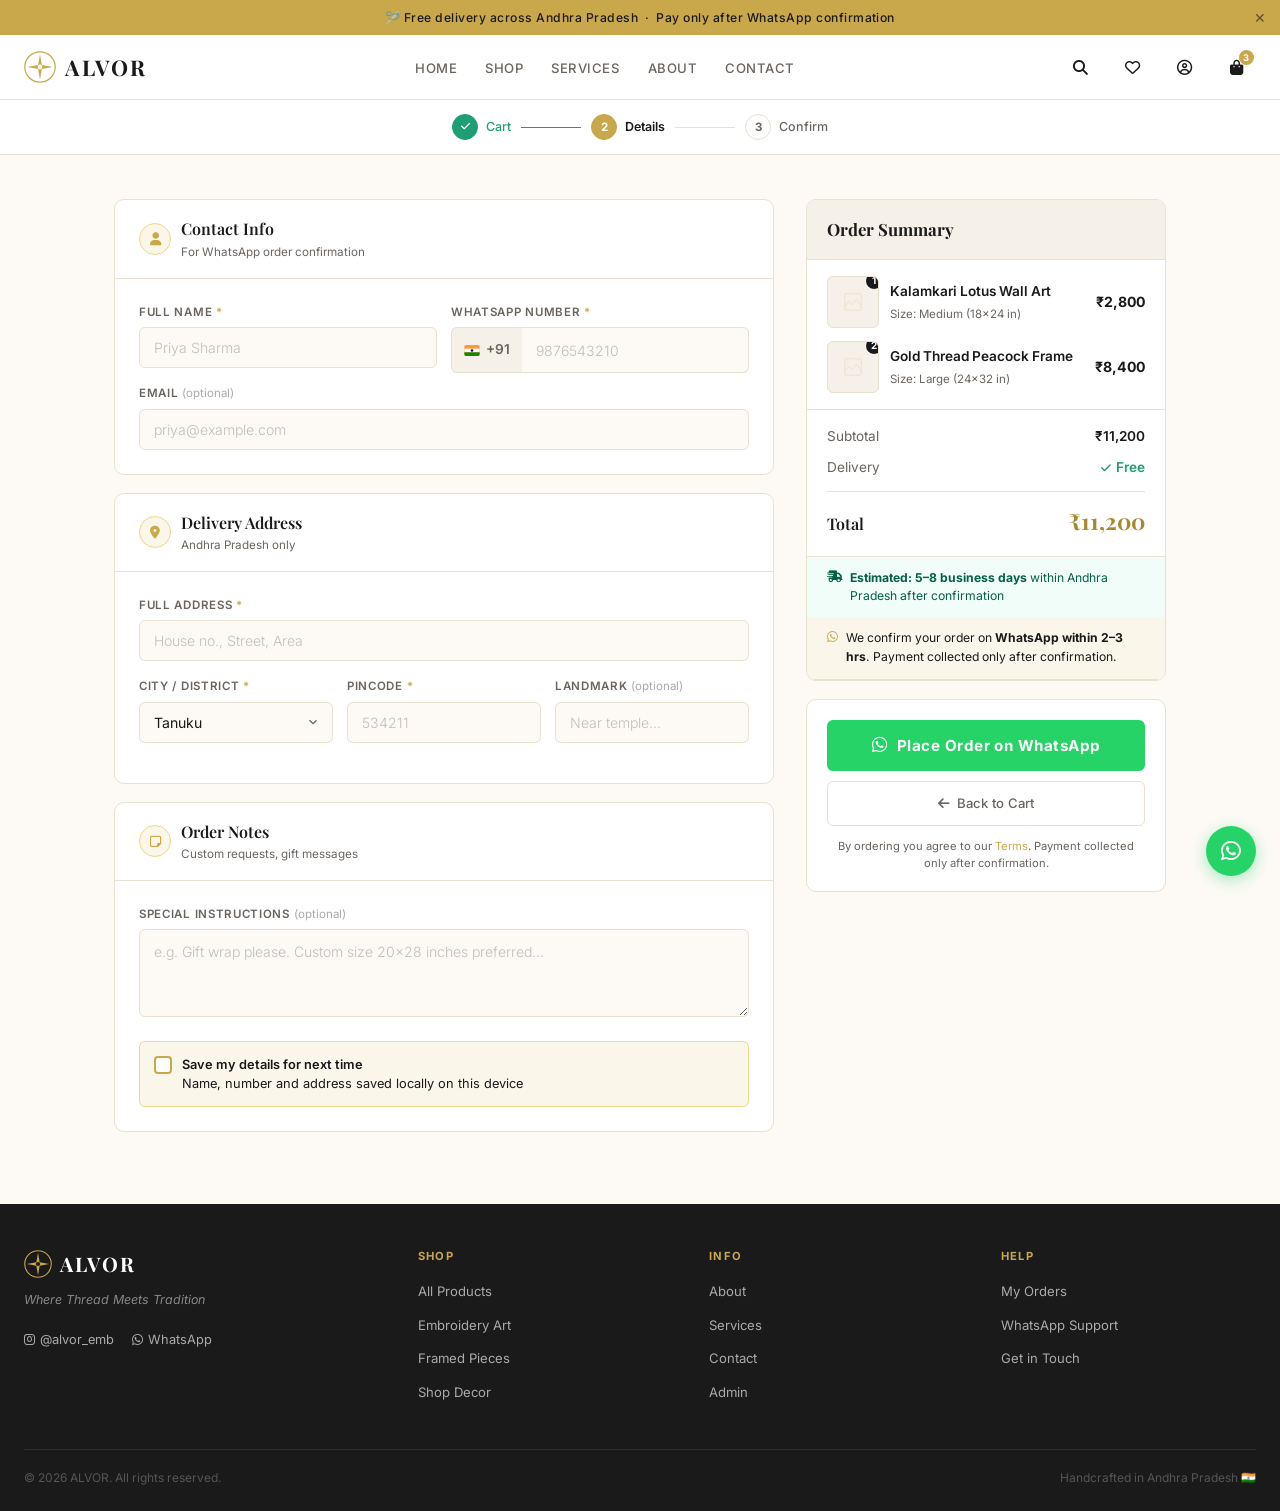
<file: checkout.html>
<!DOCTYPE html>
<html lang="en">
<head>
  <meta charset="UTF-8" />
  <meta name="viewport" content="width=device-width, initial-scale=1.0" />
  <title>Checkout — ALVOR</title>
  <link rel="preconnect" href="https://fonts.googleapis.com" />
  <link rel="preconnect" href="https://fonts.gstatic.com" crossorigin />
  <link href="https://fonts.googleapis.com/css2?family=Playfair+Display:wght@600;700&family=Inter:wght@300;400;500;600&display=swap" rel="stylesheet" />
  <link rel="stylesheet" href="https://cdnjs.cloudflare.com/ajax/libs/font-awesome/6.5.0/css/all.min.css" />
  <style>
    *, *::before, *::after { box-sizing: border-box; margin: 0; padding: 0; }

    :root {
      --gold:       #C9A84C;
      --gold-dark:  #A8872E;
      --bg:         #FDFAF5;
      --bg2:        #F5F0E8;
      --text:       #1A1A1A;
      --muted:      #6B6560;
      --border:     #E8E0D0;
      --green:      #1D9E75;
      --red:        #C0392B;
      --white:      #FFFFFF;
      --wa:         #25D366;
    }

    html { font-size: 16px; scroll-behavior: smooth; }
    body { font-family: 'Inter', sans-serif; background: var(--bg); color: var(--text); line-height: 1.6; }
    a { text-decoration: none; color: inherit; }
    button { cursor: pointer; font-family: inherit; border: none; background: none; }

    /* ── ANNOUNCEMENT ── */
    .ann {
      background: var(--gold); text-align: center;
      padding: 8px 48px; font-size: 0.76rem; font-weight: 500;
      letter-spacing: 0.04em; position: relative;
    }
    .ann-close {
      position: absolute; right: 14px; top: 50%; transform: translateY(-50%);
      font-size: 0.9rem; opacity: 0.6; cursor: pointer;
    }
    .ann-close:hover { opacity: 1; }

    /* ── NAVBAR ── */
    .nav {
      position: sticky; top: 0; z-index: 100;
      background: var(--white); border-bottom: 1px solid var(--border);
    }
    .nav-in {
      max-width: 1280px; margin: auto; padding: 0 24px;
      height: 64px; display: flex; align-items: center; gap: 20px;
    }
    .logo { display: flex; align-items: center; gap: 9px; flex-shrink: 0; }
    .logo svg { width: 32px; height: 32px; }
    .logo-text { font-family: 'Playfair Display', serif; font-size: 1.35rem; font-weight: 700; letter-spacing: 0.12em; }
    .nav-links { display: flex; list-style: none; gap: 28px; margin: 0 auto; }
    .nav-links a { font-size: 0.82rem; font-weight: 500; letter-spacing: 0.04em; color: var(--muted); text-transform: uppercase; transition: color .2s; }
    .nav-links a:hover { color: var(--gold); }
    .nav-right { display: flex; align-items: center; gap: 14px; flex-shrink: 0; }
    .nav-icon { width: 38px; height: 38px; display: flex; align-items: center; justify-content: center; border-radius: 50%; color: var(--text); font-size: 0.95rem; transition: background .2s; position: relative; }
    .nav-icon:hover { background: var(--bg2); }
    .badge { position: absolute; top: 2px; right: 2px; background: var(--gold); color: var(--white); font-size: 0.58rem; font-weight: 700; width: 15px; height: 15px; border-radius: 50%; display: flex; align-items: center; justify-content: center; }
    .hbg { display: none; flex-direction: column; gap: 5px; padding: 6px; }
    .hbg span { display: block; width: 20px; height: 2px; background: var(--text); border-radius: 2px; }

    /* mobile drawer */
    .drawer { display: none; position: fixed; inset: 0; z-index: 300; pointer-events: none; }
    .drawer.open { pointer-events: all; }
    .drawer-bg { position: absolute; inset: 0; background: rgba(0,0,0,.45); opacity: 0; transition: opacity .3s; }
    .drawer.open .drawer-bg { opacity: 1; }
    .drawer-panel { position: absolute; left: 0; top: 0; bottom: 0; width: 260px; background: var(--white); padding: 20px; transform: translateX(-100%); transition: transform .3s ease; overflow-y: auto; }
    .drawer.open .drawer-panel { transform: translateX(0); }
    .drawer-x { position: absolute; top: 14px; right: 14px; font-size: 1.2rem; color: var(--muted); cursor: pointer; }
    .drawer-nav { list-style: none; margin-top: 44px; }
    .drawer-nav li { border-bottom: 1px solid var(--border); }
    .drawer-nav a { display: block; padding: 13px 0; font-size: 0.95rem; font-weight: 500; }

    /* ── PROGRESS ── */
    .progress {
      background: var(--white); border-bottom: 1px solid var(--border);
      padding: 14px 24px;
    }
    .prog-in { max-width: 600px; margin: auto; display: flex; align-items: center; justify-content: center; }
    .prog-step { display: flex; align-items: center; gap: 8px; font-size: 0.78rem; font-weight: 500; color: var(--muted); }
    .prog-step.active { color: var(--text); font-weight: 600; }
    .prog-step.done { color: var(--green); }
    .prog-num { width: 26px; height: 26px; border-radius: 50%; border: 1.5px solid var(--border); display: flex; align-items: center; justify-content: center; font-size: 0.72rem; font-weight: 700; background: var(--white); }
    .prog-step.active .prog-num { border-color: var(--gold); background: var(--gold); color: var(--white); }
    .prog-step.done  .prog-num  { border-color: var(--green); background: var(--green); color: var(--white); font-size: 0.65rem; }
    .prog-line { flex: 1; height: 1px; background: var(--border); margin: 0 10px; max-width: 60px; }
    .prog-line.done { background: var(--green); }

    /* ── MAIN LAYOUT ── */
    .main { max-width: 1100px; margin: auto; padding: 44px 24px 72px; }
    .grid { display: grid; grid-template-columns: 1fr 360px; gap: 32px; align-items: start; }

    /* ── SECTION BLOCK ── */
    .block {
      background: var(--white); border: 1px solid var(--border);
      border-radius: 10px; margin-bottom: 18px; overflow: hidden;
    }
    .block:last-child { margin-bottom: 0; }
    .block-head {
      padding: 16px 24px; border-bottom: 1px solid var(--border);
      display: flex; align-items: center; gap: 10px;
    }
    .block-head-icon {
      width: 32px; height: 32px; border-radius: 50%;
      background: #FBF6EA; border: 1px solid #EDD98A;
      display: flex; align-items: center; justify-content: center;
      color: var(--gold); font-size: 0.82rem; flex-shrink: 0;
    }
    .block-head h3 { font-family: 'Playfair Display', serif; font-size: 1rem; font-weight: 600; }
    .block-head p { font-size: 0.73rem; color: var(--muted); margin-top: 1px; }
    .block-body { padding: 24px; }

    /* ── FORM ── */
    .row2 { display: grid; grid-template-columns: 1fr 1fr; gap: 14px; }
    .row3 { display: grid; grid-template-columns: 1fr 1fr 1fr; gap: 14px; }
    .field { margin-bottom: 16px; }
    .field:last-child { margin-bottom: 0; }
    label {
      display: block; font-size: 0.72rem; font-weight: 600;
      text-transform: uppercase; letter-spacing: 0.06em;
      color: var(--muted); margin-bottom: 6px;
    }
    label .opt { font-weight: 400; text-transform: none; letter-spacing: 0; color: #aaa; }
    label .req { color: var(--gold); }

    input, select, textarea {
      width: 100%; padding: 11px 14px;
      border: 1.5px solid var(--border); border-radius: 6px;
      font-family: inherit; font-size: 0.88rem; color: var(--text);
      background: var(--bg); outline: none;
      transition: border-color .2s, box-shadow .2s;
      -webkit-appearance: none;
    }
    input::placeholder, textarea::placeholder { color: #c5bdb6; font-weight: 300; }
    input:focus, select:focus, textarea:focus {
      border-color: var(--gold); background: var(--white);
      box-shadow: 0 0 0 3px rgba(201,168,76,.1);
    }
    input.err, select.err { border-color: var(--red); background: #fff9f9; }

    select {
      background-image: url("data:image/svg+xml,%3Csvg xmlns='http://www.w3.org/2000/svg' width='14' height='14' viewBox='0 0 24 24' fill='none' stroke='%236B6560' stroke-width='2'%3E%3Cpath d='m6 9 6 6 6-6'/%3E%3C/svg%3E");
      background-repeat: no-repeat; background-position: right 12px center;
      padding-right: 36px; cursor: pointer;
    }
    textarea { min-height: 88px; resize: vertical; line-height: 1.55; }

    .err-msg { font-size: 0.71rem; color: var(--red); margin-top: 4px; display: none; }
    .err-msg.show { display: block; }

    /* phone prefix */
    .ph { display: flex; }
    .ph-pre {
      padding: 11px 12px; background: var(--bg2); border: 1.5px solid var(--border);
      border-right: none; border-radius: 6px 0 0 6px;
      font-size: 0.85rem; font-weight: 600; color: var(--muted);
      display: flex; align-items: center; gap: 6px; flex-shrink: 0; white-space: nowrap;
    }
    .ph input { border-radius: 0 6px 6px 0; border-left: none; }
    .ph input:focus { border-left: none; }

    /* save checkbox */
    .save-row {
      display: flex; align-items: flex-start; gap: 10px;
      padding: 13px 14px; background: #FBF6EA; border: 1px solid #EDD98A;
      border-radius: 6px; margin-top: 4px; cursor: pointer;
    }
    .ck-box {
      width: 18px; height: 18px; border-radius: 4px;
      border: 2px solid var(--gold); background: var(--white);
      display: flex; align-items: center; justify-content: center;
      flex-shrink: 0; transition: all .2s; margin-top: 1px;
    }
    .ck-box.on { background: var(--gold); }
    .ck-box i { color: var(--white); font-size: 0.6rem; display: none; }
    .ck-box.on i { display: block; }
    .save-label { font-size: 0.8rem; line-height: 1.5; }
    .save-label strong { font-weight: 600; display: block; }

    /* ── ORDER SUMMARY ── */
    .summary {
      background: var(--white); border: 1px solid var(--border);
      border-radius: 10px; overflow: hidden; position: sticky; top: 80px;
    }
    .sum-head { padding: 16px 20px; border-bottom: 1px solid var(--border); background: var(--bg2); }
    .sum-head h2 { font-family: 'Playfair Display', serif; font-size: 1.05rem; font-weight: 700; }

    .sum-items { padding: 16px 20px; border-bottom: 1px solid var(--border); }
    .s-item { display: flex; align-items: center; gap: 11px; margin-bottom: 13px; }
    .s-item:last-child { margin-bottom: 0; }
    .s-img {
      width: 52px; height: 52px; border-radius: 6px; flex-shrink: 0;
      background: var(--bg2); border: 1px solid var(--border);
      overflow: hidden; position: relative;
    }
    .s-img img { width: 100%; height: 100%; object-fit: cover; }
    .s-placeholder { width: 100%; height: 100%; display: flex; align-items: center; justify-content: center; }
    .s-placeholder svg { width: 22px; height: 22px; opacity: 0.35; }
    .qty-dot {
      position: absolute; top: -5px; right: -5px;
      width: 18px; height: 18px; border-radius: 50%;
      background: var(--text); color: var(--white);
      font-size: 0.62rem; font-weight: 700;
      display: flex; align-items: center; justify-content: center;
      border: 1.5px solid var(--white);
    }
    .s-info { flex: 1; min-width: 0; }
    .s-name { font-size: 0.85rem; font-weight: 600; white-space: nowrap; overflow: hidden; text-overflow: ellipsis; }
    .s-meta { font-size: 0.72rem; color: var(--muted); margin-top: 2px; }
    .s-price { font-size: 0.88rem; font-weight: 700; white-space: nowrap; }

    .sum-totals { padding: 16px 20px; border-bottom: 1px solid var(--border); }
    .t-row { display: flex; justify-content: space-between; align-items: center; font-size: 0.85rem; margin-bottom: 9px; }
    .t-row:last-child { margin-bottom: 0; }
    .t-row .lbl { color: var(--muted); }
    .t-row .val { font-weight: 600; }
    .t-row.disc .val { color: var(--green); }
    .t-row.free .val { color: var(--green); }
    .t-divider { border: none; border-top: 1px solid var(--border); margin: 12px 0; }
    .t-total { display: flex; justify-content: space-between; align-items: baseline; }
    .t-total .lbl { font-family: 'Playfair Display', serif; font-size: 1rem; font-weight: 600; }
    .t-total .val { font-family: 'Playfair Display', serif; font-size: 1.4rem; font-weight: 700; color: var(--gold-dark); }

    .sum-note {
      padding: 12px 20px; background: #FBF6EA;
      font-size: 0.76rem; color: var(--text); line-height: 1.55;
      display: flex; gap: 8px; align-items: flex-start;
      border-bottom: 1px solid var(--border);
    }
    .sum-note i { color: var(--gold); flex-shrink: 0; margin-top: 2px; }

    .sum-delivery {
      padding: 12px 20px;
      font-size: 0.76rem; color: #065f46; line-height: 1.5;
      display: flex; gap: 8px; align-items: flex-start;
      background: #f0fdf9;
    }
    .sum-delivery i { flex-shrink: 0; margin-top: 2px; }

    /* ── SUBMIT ── */
    .submit-block {
      background: var(--white); border: 1px solid var(--border);
      border-radius: 10px; padding: 20px; margin-top: 18px;
    }
    .btn-wa {
      width: 100%; padding: 16px;
      background: var(--wa); color: var(--white);
      font-size: 0.95rem; font-weight: 700; letter-spacing: 0.03em;
      border-radius: 6px; border: none; cursor: pointer;
      display: flex; align-items: center; justify-content: center; gap: 10px;
      transition: background .2s, transform .15s, box-shadow .2s;
      margin-bottom: 10px;
    }
    .btn-wa:hover { background: #128C7E; transform: translateY(-1px); box-shadow: 0 8px 24px rgba(37,211,102,.3); }
    .btn-wa:active { transform: translateY(0); }
    .btn-wa.loading { pointer-events: none; opacity: .8; }
    .spinner { width: 16px; height: 16px; border-radius: 50%; border: 2px solid rgba(255,255,255,.35); border-top-color: var(--white); animation: spin .7s linear infinite; display: none; }
    .btn-wa.loading .spinner { display: block; }
    @keyframes spin { to { transform: rotate(360deg); } }

    .btn-back {
      width: 100%; padding: 11px;
      border: 1.5px solid var(--border); border-radius: 6px;
      font-size: 0.82rem; font-weight: 500; color: var(--muted);
      display: flex; align-items: center; justify-content: center; gap: 8px;
      transition: all .2s;
    }
    .btn-back:hover { color: var(--text); border-color: var(--muted); background: var(--bg2); }

    .terms { font-size: 0.7rem; color: var(--muted); text-align: center; margin-top: 12px; line-height: 1.5; }
    .terms a { color: var(--gold); }

    /* ── EMPTY STATE ── */
    .empty { display: none; text-align: center; padding: 72px 24px; max-width: 380px; margin: auto; }
    .empty.show { display: block; }
    .empty-icon { font-size: 2.4rem; color: var(--gold); margin-bottom: 20px; }
    .empty h2 { font-family: 'Playfair Display', serif; font-size: 1.5rem; margin-bottom: 10px; }
    .empty p { color: var(--muted); font-size: 0.88rem; margin-bottom: 24px; }
    .btn-shop {
      display: inline-flex; align-items: center; gap: 9px;
      padding: 13px 28px; background: var(--gold); color: var(--text);
      font-size: 0.85rem; font-weight: 700; letter-spacing: 0.06em; text-transform: uppercase;
      border-radius: 6px; transition: all .2s;
    }
    .btn-shop:hover { background: var(--gold-dark); transform: translateY(-1px); }

    /* ── TOAST ── */
    .toasts { position: fixed; bottom: 90px; right: 20px; z-index: 999; display: flex; flex-direction: column; gap: 8px; }
    .toast {
      display: flex; align-items: center; gap: 9px;
      padding: 12px 16px; border-radius: 6px;
      background: var(--text); color: var(--white);
      font-size: 0.82rem; font-weight: 500; box-shadow: 0 8px 24px rgba(0,0,0,.15);
      transform: translateX(110%); opacity: 0; transition: all .3s cubic-bezier(.34,1.56,.64,1);
      max-width: 300px;
    }
    .toast.show { transform: translateX(0); opacity: 1; }
    .toast.ok  { background: var(--green); }
    .toast.bad { background: var(--red); }

    /* ── FLOATING WA ── */
    .float-wa {
      position: fixed; bottom: 24px; right: 24px; z-index: 400;
      width: 50px; height: 50px; background: var(--wa); border-radius: 50%;
      display: flex; align-items: center; justify-content: center;
      color: var(--white); font-size: 1.4rem;
      box-shadow: 0 4px 16px rgba(37,211,102,.4); transition: transform .2s;
    }
    .float-wa:hover { transform: scale(1.08); }

    /* ── FOOTER ── */
    .footer { background: var(--text); color: var(--white); padding: 44px 24px 24px; }
    .footer-g {
      max-width: 1280px; margin: auto;
      display: grid; grid-template-columns: 1.4fr 1fr 1fr 1fr; gap: 36px; margin-bottom: 36px;
    }
    .f-logo { display: flex; align-items: center; gap: 8px; margin-bottom: 10px; }
    .f-logo svg { width: 28px; height: 28px; }
    .f-logo span { font-family: 'Playfair Display', serif; font-size: 1.25rem; font-weight: 700; letter-spacing: .1em; }
    .f-tag { font-size: 0.78rem; color: #888; font-style: italic; margin-bottom: 16px; }
    .f-social a { font-size: 0.8rem; color: #aaa; margin-right: 14px; display: inline-flex; align-items: center; gap: 5px; transition: color .2s; }
    .f-social a:hover { color: var(--gold); }
    .f-col h4 { font-size: 0.7rem; font-weight: 700; letter-spacing: .12em; text-transform: uppercase; color: var(--gold); margin-bottom: 12px; }
    .f-col ul { list-style: none; }
    .f-col li { margin-bottom: 8px; }
    .f-col a { font-size: 0.82rem; color: #aaa; transition: color .2s; }
    .f-col a:hover { color: var(--white); }
    .footer-bot {
      max-width: 1280px; margin: auto;
      padding-top: 18px; border-top: 1px solid #2e2e2e;
      display: flex; justify-content: space-between;
      font-size: 0.75rem; color: #555;
    }

    /* ── RESPONSIVE ── */
    @media (max-width: 960px) {
      .grid { grid-template-columns: 1fr 320px; gap: 22px; }
      .nav-links { display: none; }
      .hbg { display: flex; }
      .drawer { display: block; }
      .footer-g { grid-template-columns: 1fr 1fr; gap: 24px; }
    }
    @media (max-width: 740px) {
      .grid { grid-template-columns: 1fr; }
      .summary { position: static; }
      .submit-block { margin-top: 0; }
      .row2, .row3 { grid-template-columns: 1fr; }
    }
    @media (max-width: 480px) {
      .main { padding: 28px 16px 56px; }
      .block-body { padding: 18px; }
      .ann { padding: 8px 40px; font-size: 0.72rem; }
      .footer-g { grid-template-columns: 1fr; }
      .footer-bot { flex-direction: column; gap: 6px; }
    }
  </style>
</head>
<body>

<!-- ANNOUNCEMENT -->
<div class="ann" id="ann">
  🪡 Free delivery across Andhra Pradesh &nbsp;·&nbsp; Pay only after WhatsApp confirmation
  <span class="ann-close" onclick="this.parentElement.style.display='none'">✕</span>
</div>

<!-- NAVBAR -->
<nav class="nav">
  <div class="nav-in">
    <button class="hbg" id="hbg"><span></span><span></span><span></span></button>
    <a href="index.html" class="logo">
      <svg viewBox="0 0 40 40" fill="none">
        <circle cx="20" cy="20" r="19" stroke="#C9A84C" stroke-width="1.5"/>
        <path d="M20 4 L22.35 17.65 L36 20 L22.35 22.35 L20 36 L17.65 22.35 L4 20 L17.65 17.65 Z" fill="#C9A84C"/>
        <circle cx="20" cy="20" r="3" fill="#FDFAF5"/>
      </svg>
      <span class="logo-text">ALVOR</span>
    </a>
    <ul class="nav-links">
      <li><a href="index.html">Home</a></li>
      <li><a href="shop.html">Shop</a></li>
      <li><a href="services.html">Services</a></li>
      <li><a href="about.html">About</a></li>
      <li><a href="contact.html">Contact</a></li>
    </ul>
    <div class="nav-right">
      <a href="shop.html"   class="nav-icon"><i class="fa-solid fa-magnifying-glass"></i></a>
      <a href="account.html" class="nav-icon"><i class="fa-regular fa-heart"></i></a>
      <a href="account.html" class="nav-icon"><i class="fa-regular fa-circle-user"></i></a>
      <a href="cart.html"   class="nav-icon">
        <i class="fa-solid fa-bag-shopping"></i>
        <span class="badge" id="cartBadge">0</span>
      </a>
    </div>
  </div>
</nav>

<!-- MOBILE DRAWER -->
<div class="drawer" id="drawer">
  <div class="drawer-bg" id="drawerBg"></div>
  <div class="drawer-panel">
    <span class="drawer-x" id="drawerX"><i class="fa-solid fa-xmark"></i></span>
    <ul class="drawer-nav">
      <li><a href="index.html">Home</a></li>
      <li><a href="shop.html">Shop</a></li>
      <li><a href="services.html">Services</a></li>
      <li><a href="about.html">About</a></li>
      <li><a href="contact.html">Contact</a></li>
      <li><a href="account.html">My Account</a></li>
    </ul>
  </div>
</div>

<!-- PROGRESS -->
<div class="progress">
  <div class="prog-in">
    <div class="prog-step done">
      <div class="prog-num"><i class="fa-solid fa-check" style="font-size:.65rem"></i></div>
      <span>Cart</span>
    </div>
    <div class="prog-line done"></div>
    <div class="prog-step active">
      <div class="prog-num">2</div>
      <span>Details</span>
    </div>
    <div class="prog-line"></div>
    <div class="prog-step">
      <div class="prog-num">3</div>
      <span>Confirm</span>
    </div>
  </div>
</div>

<!-- MAIN -->
<main class="main">

  <!-- EMPTY STATE -->
  <div class="empty" id="emptyState">
    <div class="empty-icon"><i class="fa-solid fa-bag-shopping"></i></div>
    <h2>Nothing to checkout</h2>
    <p>Your cart is empty. Add some handcrafted pieces first.</p>
    <a href="shop.html" class="btn-shop"><i class="fa-solid fa-store"></i> Browse Collection</a>
  </div>

  <!-- CHECKOUT GRID -->
  <div class="grid" id="checkoutGrid" style="display:none">

    <!-- LEFT: FORM -->
    <div>

      <!-- Contact Info -->
      <div class="block">
        <div class="block-head">
          <div class="block-head-icon"><i class="fa-solid fa-user"></i></div>
          <div>
            <h3>Contact Info</h3>
            <p>For WhatsApp order confirmation</p>
          </div>
        </div>
        <div class="block-body">
          <div class="row2">
            <div class="field">
              <label>Full Name <span class="req">*</span></label>
              <input type="text" id="fullName" placeholder="Priya Sharma" autocomplete="name" />
              <div class="err-msg" id="nameErr">Please enter your full name</div>
            </div>
            <div class="field">
              <label>WhatsApp Number <span class="req">*</span></label>
              <div class="ph">
                <div class="ph-pre">
                  <svg width="16" height="11" viewBox="0 0 18 13" fill="none" style="border-radius:2px">
                    <rect width="18" height="13" fill="#FF9933"/>
                    <rect y="4.33" width="18" height="4.33" fill="white"/>
                    <rect y="8.67" width="18" height="4.33" fill="#138808"/>
                    <circle cx="9" cy="6.5" r="1.5" fill="#000080"/>
                  </svg>
                  +91
                </div>
                <input type="tel" id="phone" placeholder="9876543210" maxlength="10" inputmode="numeric" autocomplete="tel" />
              </div>
              <div class="err-msg" id="phoneErr">Enter a valid 10-digit number</div>
            </div>
          </div>
          <div class="field">
            <label>Email <span class="opt">(optional)</span></label>
            <input type="email" id="email" placeholder="priya@example.com" autocomplete="email" />
            <div class="err-msg" id="emailErr">Enter a valid email</div>
          </div>
        </div>
      </div>

      <!-- Delivery Details -->
      <div class="block">
        <div class="block-head">
          <div class="block-head-icon"><i class="fa-solid fa-location-dot"></i></div>
          <div>
            <h3>Delivery Address</h3>
            <p>Andhra Pradesh only</p>
          </div>
        </div>
        <div class="block-body">
          <div class="field">
            <label>Full Address <span class="req">*</span></label>
            <input type="text" id="address" placeholder="House no., Street, Area" autocomplete="street-address" />
            <div class="err-msg" id="addressErr">Please enter your delivery address</div>
          </div>
          <div class="row3">
            <div class="field">
              <label>City / District <span class="req">*</span></label>
              <select id="city" autocomplete="address-level2">
                <option value="">Select city</option>
                <option>Visakhapatnam</option><option>Vijayawada</option><option>Guntur</option>
                <option>Nellore</option><option>Kurnool</option><option>Rajahmundry</option>
                <option>Kakinada</option><option>Tirupati</option><option>Eluru</option>
                <option>Ongole</option><option>Nandyal</option><option>Machilipatnam</option>
                <option>Tenali</option><option>Proddatur</option><option>Chittoor</option>
                <option>Hindupur</option><option>Bhimavaram</option><option>Tadepalligudem</option>
                <option selected>Tanuku</option><option>Amaravati</option>
                <option>Srikakulam</option><option>Vizianagaram</option>
                <option>Kadapa</option><option>Anantapur</option>
                <option value="Other">Other (AP)</option>
              </select>
              <div class="err-msg" id="cityErr">Please select your city</div>
            </div>
            <div class="field">
              <label>Pincode <span class="req">*</span></label>
              <input type="text" id="pincode" placeholder="534211" maxlength="6" inputmode="numeric" autocomplete="postal-code" />
              <div class="err-msg" id="pincodeErr">Enter a valid 6-digit pincode</div>
            </div>
            <div class="field">
              <label>Landmark <span class="opt">(optional)</span></label>
              <input type="text" id="landmark" placeholder="Near temple..." />
            </div>
          </div>
        </div>
      </div>

      <!-- Order Notes -->
      <div class="block">
        <div class="block-head">
          <div class="block-head-icon"><i class="fa-regular fa-note-sticky"></i></div>
          <div>
            <h3>Order Notes</h3>
            <p>Custom requests, gift messages</p>
          </div>
        </div>
        <div class="block-body">
          <div class="field">
            <label>Special Instructions <span class="opt">(optional)</span></label>
            <textarea id="notes" placeholder="e.g. Gift wrap please. Custom size 20×28 inches preferred..."></textarea>
          </div>
          <div class="save-row" onclick="toggleSave()">
            <div class="ck-box" id="ckBox"><i class="fa-solid fa-check"></i></div>
            <input type="checkbox" id="saveCk" style="display:none" />
            <div class="save-label">
              <strong>Save my details for next time</strong>
              Name, number and address saved locally on this device
            </div>
          </div>
        </div>
      </div>

    </div><!-- /left -->

    <!-- RIGHT: SUMMARY + SUBMIT -->
    <div>

      <div class="summary">
        <div class="sum-head"><h2>Order Summary</h2></div>
        <div class="sum-items" id="sumItems"></div>
        <div class="sum-totals">
          <div class="t-row">
            <span class="lbl">Subtotal</span>
            <span class="val" id="tSubtotal">₹0</span>
          </div>
          <div class="t-row disc" id="tDiscRow" style="display:none">
            <span class="lbl"><i class="fa-solid fa-tag" style="font-size:.75rem;margin-right:3px"></i>Discount</span>
            <span class="val" id="tDisc">-₹0</span>
          </div>
          <div class="t-row free">
            <span class="lbl">Delivery</span>
            <span class="val"><i class="fa-solid fa-check" style="font-size:.7rem;margin-right:2px"></i> Free</span>
          </div>
          <hr class="t-divider" />
          <div class="t-total">
            <span class="lbl">Total</span>
            <span class="val" id="tTotal">₹0</span>
          </div>
        </div>
        <div class="sum-delivery">
          <i class="fa-solid fa-truck-fast"></i>
          <span><strong>Estimated: 5–8 business days</strong> within Andhra Pradesh after confirmation</span>
        </div>
        <div class="sum-note">
          <i class="fa-brands fa-whatsapp"></i>
          <span>We confirm your order on <strong>WhatsApp within 2–3 hrs</strong>. Payment collected only after confirmation.</span>
        </div>
      </div>

      <div class="submit-block">
        <button class="btn-wa" id="submitBtn" type="button">
          <div class="spinner"></div>
          <i class="fa-brands fa-whatsapp" style="font-size:1.1rem"></i>
          <span>Place Order on WhatsApp</span>
        </button>
        <a href="cart.html" class="btn-back">
          <i class="fa-solid fa-arrow-left"></i> Back to Cart
        </a>
        <p class="terms">By ordering you agree to our <a href="#">Terms</a>. Payment collected only after confirmation.</p>
      </div>

    </div><!-- /right -->
  </div><!-- /grid -->
</main>

<!-- TOASTS -->
<div class="toasts" id="toasts"></div>

<!-- FLOATING WA -->
<a href="https://wa.me/919182492525" class="float-wa" target="_blank" rel="noopener" aria-label="WhatsApp">
  <i class="fa-brands fa-whatsapp"></i>
</a>

<!-- FOOTER -->
<footer class="footer">
  <div class="footer-g">
    <div>
      <div class="f-logo">
        <svg viewBox="0 0 40 40" fill="none">
          <circle cx="20" cy="20" r="19" stroke="#C9A84C" stroke-width="1.5"/>
          <path d="M20 4 L22.35 17.65 L36 20 L22.35 22.35 L20 36 L17.65 22.35 L4 20 L17.65 17.65 Z" fill="#C9A84C"/>
          <circle cx="20" cy="20" r="3" fill="#1A1A1A"/>
        </svg>
        <span>ALVOR</span>
      </div>
      <div class="f-tag">Where Thread Meets Tradition</div>
      <div class="f-social">
        <a href="https://instagram.com/alvor_emb" target="_blank"><i class="fa-brands fa-instagram"></i> @alvor_emb</a>
        <a href="https://wa.me/919182492525" target="_blank"><i class="fa-brands fa-whatsapp"></i> WhatsApp</a>
      </div>
    </div>
    <div class="f-col">
      <h4>Shop</h4>
      <ul>
        <li><a href="shop.html">All Products</a></li>
        <li><a href="shop.html?category=Embroidery+Art">Embroidery Art</a></li>
        <li><a href="shop.html?category=Framed+Pieces">Framed Pieces</a></li>
        <li><a href="shop.html?category=Shop+Decor">Shop Decor</a></li>
      </ul>
    </div>
    <div class="f-col">
      <h4>Info</h4>
      <ul>
        <li><a href="about.html">About</a></li>
        <li><a href="services.html">Services</a></li>
        <li><a href="contact.html">Contact</a></li>
        <li><a href="admin.html">Admin</a></li>
      </ul>
    </div>
    <div class="f-col">
      <h4>Help</h4>
      <ul>
        <li><a href="account.html">My Orders</a></li>
        <li><a href="https://wa.me/919182492525" target="_blank">WhatsApp Support</a></li>
        <li><a href="contact.html">Get in Touch</a></li>
      </ul>
    </div>
  </div>
  <div class="footer-bot">
    <span>© 2026 ALVOR. All rights reserved.</span>
    <span>Handcrafted in Andhra Pradesh 🇮🇳</span>
  </div>
</footer>

<script>
  const CART_KEY   = 'alvor_cart';
  const GUEST_KEY  = 'alvor_guest';
  const ORDERS_KEY = 'alvor_orders';
  const COUPON_KEY = 'alvor_coupon';
  const WA_NUM     = '919182492525';

  const getCart  = () => { try { return JSON.parse(localStorage.getItem(CART_KEY)) || []; } catch { return []; } };
  const saveCart = c  => localStorage.setItem(CART_KEY, JSON.stringify(c));
  const fmt      = n  => '₹' + Number(n).toLocaleString('en-IN');
  const cartSum  = c  => c.reduce((s, i) => s + i.price * i.qty, 0);
  const cartCnt  = c  => c.reduce((s, i) => s + i.qty, 0);
  const esc      = s  => String(s).replace(/[<>&"']/g, c => ({'<':'&lt;','>':'&gt;','&':'&amp;','"':'&quot;',"'":'&#39;'}[c]));

  /* toast */
  function toast(msg, type = '') {
    const t = document.createElement('div');
    t.className = `toast ${type}`;
    t.innerHTML = `<i class="fa-solid ${type==='ok'?'fa-circle-check':type==='bad'?'fa-circle-xmark':'fa-circle-info'}"></i><span>${msg}</span>`;
    document.getElementById('toasts').appendChild(t);
    requestAnimationFrame(() => requestAnimationFrame(() => t.classList.add('show')));
    setTimeout(() => { t.classList.remove('show'); setTimeout(() => t.remove(), 400); }, 3200);
  }

  /* badge */
  function updateBadge() {
    const n = cartCnt(getCart());
    const b = document.getElementById('cartBadge');
    b.textContent = n; b.style.display = n > 0 ? 'flex' : 'none';
  }

  /* render summary */
  function renderSummary() {
    const cart = getCart();
    const el = document.getElementById('sumItems');
    el.innerHTML = '';
    cart.forEach(item => {
      const d = document.createElement('div');
      d.className = 's-item';
      d.innerHTML = `
        <div class="s-img">
          ${item.image ? `<img src="${item.image}" alt="${esc(item.title)}" loading="lazy">` :
            `<div class="s-placeholder"><svg viewBox="0 0 64 64" fill="none"><rect x="8" y="8" width="48" height="48" rx="4" stroke="#C9A84C" stroke-width="1.5"/><path d="M8 44 L20 30 L30 40 L42 24 L56 44" stroke="#C9A84C" stroke-width="1.5" stroke-linejoin="round"/></svg></div>`}
          <div class="qty-dot">${item.qty}</div>
        </div>
        <div class="s-info">
          <div class="s-name">${esc(item.title)}</div>
          <div class="s-meta">${item.size ? 'Size: '+esc(item.size) : '&nbsp;'}</div>
        </div>
        <div class="s-price">${fmt(item.price * item.qty)}</div>`;
      el.appendChild(d);
    });

    const sub = cartSum(cart);
    document.getElementById('tSubtotal').textContent = fmt(sub);

    let disc = 0;
    try {
      const cp = JSON.parse(localStorage.getItem(COUPON_KEY));
      if (cp && cp.discountPercent && sub >= (cp.minOrder || 0)) {
        disc = Math.round(sub * cp.discountPercent / 100);
        document.getElementById('tDiscRow').style.display = 'flex';
        document.getElementById('tDisc').textContent = `-${fmt(disc)}`;
      }
    } catch(e) {}

    document.getElementById('tTotal').textContent = fmt(sub - disc);
  }

  /* load saved */
  function loadSaved() {
    try {
      const g = JSON.parse(localStorage.getItem(GUEST_KEY));
      if (!g) return;
      ['fullName','phone','email','address','city','pincode','landmark'].forEach(k => {
        if (g[k]) { const el = document.getElementById(k); if (el) el.value = g[k]; }
      });
      document.getElementById('ckBox').classList.add('on');
      document.getElementById('saveCk').checked = true;
    } catch(e) {}
  }

  /* toggle save */
  function toggleSave() {
    const box = document.getElementById('ckBox');
    box.classList.toggle('on');
    document.getElementById('saveCk').checked = box.classList.contains('on');
  }

  /* validation */
  function setErr(id, errId, show) {
    document.getElementById(id)?.classList.toggle('err', show);
    document.getElementById(errId)?.classList.toggle('show', show);
  }

  function validate() {
    let ok = true;
    const v = id => document.getElementById(id)?.value.trim();

    if ((v('fullName')||'').length < 2)             { setErr('fullName','nameErr',true);    ok=false; } else setErr('fullName','nameErr',false);
    if (!/^\d{10}$/.test(v('phone')||''))           { setErr('phone','phoneErr',true);      ok=false; } else setErr('phone','phoneErr',false);
    const em = v('email');
    if (em && !/^[^\s@]+@[^\s@]+\.[^\s@]+$/.test(em)) { setErr('email','emailErr',true);   ok=false; } else setErr('email','emailErr',false);
    if ((v('address')||'').length < 5)              { setErr('address','addressErr',true);  ok=false; } else setErr('address','addressErr',false);
    if (!v('city'))                                 { setErr('city','cityErr',true);         ok=false; } else setErr('city','cityErr',false);
    if (!/^\d{6}$/.test(v('pincode')||''))          { setErr('pincode','pincodeErr',true);  ok=false; } else setErr('pincode','pincodeErr',false);
    return ok;
  }

  ['fullName','phone','address','city','pincode'].forEach(id => {
    const errMap = { fullName:'nameErr', phone:'phoneErr', address:'addressErr', city:'cityErr', pincode:'pincodeErr' };
    document.getElementById(id)?.addEventListener('input', () => {
      document.getElementById(id).classList.remove('err');
      document.getElementById(errMap[id])?.classList.remove('show');
    });
  });

  /* place order */
  document.getElementById('submitBtn').addEventListener('click', function() {
    if (!validate()) {
      toast('Please fill all required fields.', 'bad');
      document.querySelector('.err')?.scrollIntoView({ behavior:'smooth', block:'center' });
      return;
    }
    const cart = getCart();
    if (!cart.length) { toast('Cart is empty!', 'bad'); return; }

    this.classList.add('loading');

    const g = id => document.getElementById(id)?.value.trim();
    const name     = g('fullName'), phone  = g('phone'),
          email    = g('email'),    address = g('address'),
          city     = g('city'),     pincode = g('pincode'),
          landmark = g('landmark'), notes   = g('notes');

    const sub = cartSum(cart);
    let disc = 0, coupon = '';
    try {
      const cp = JSON.parse(localStorage.getItem(COUPON_KEY));
      if (cp && cp.discountPercent && sub >= (cp.minOrder || 0)) { disc = Math.round(sub * cp.discountPercent / 100); coupon = cp.code || ''; }
    } catch(e) {}
    const tot = sub - disc;

    if (document.getElementById('saveCk').checked) {
      localStorage.setItem(GUEST_KEY, JSON.stringify({ fullName:name, phone, email, address, city, pincode, landmark }));
    }

    const orderId = 'ALVOR-' + Math.floor(1000 + Math.random() * 9000);

    /* Save order — swap this block with Firestore addDoc() in production */
    try {
      const orders = JSON.parse(localStorage.getItem(ORDERS_KEY)) || [];
      orders.unshift({ id:orderId, customerName:name, customerPhone:'+91'+phone,
        customerEmail:email||null, items:cart, subtotal:sub, discount:disc,
        couponCode:coupon||null, totalAmount:tot,
        deliveryArea:`${address}, ${city} - ${pincode}${landmark?', near '+landmark:''}`,
        status:'new', source:'website', notes:notes||null, createdAt:new Date().toISOString() });
      localStorage.setItem(ORDERS_KEY, JSON.stringify(orders.slice(0,50)));
    } catch(e) {}

    const lines = cart.map(i => `  • ${i.title}${i.size?' ('+i.size+')':''} × ${i.qty}  →  ${fmt(i.price*i.qty)}`).join('\n');
    const waMsg = encodeURIComponent(
`Hi ALVOR! 🪡 New order placed.

🧾 Order: #${orderId}

📦 Items:
${lines}

💰 Total: ${fmt(tot)}${disc?' (saved '+fmt(disc)+')':''}

👤 ${name} · +91${phone}${email?' · '+email:''}
📍 ${address}, ${city} - ${pincode}${landmark?', near '+landmark:''}${notes?'\n\n📝 '+notes:''}

Please confirm & share payment details. 🙏`);

    saveCart([]);
    localStorage.removeItem(COUPON_KEY);

    setTimeout(() => {
      this.classList.remove('loading');
      window.open(`https://wa.me/${WA_NUM}?text=${waMsg}`, '_blank');
      window.location.href = `confirmation.html?orderId=${encodeURIComponent(orderId)}&name=${encodeURIComponent(name)}`;
    }, 800);
  });

  /* drawer */
  document.getElementById('hbg').onclick      = () => { document.getElementById('drawer').classList.add('open');    document.body.style.overflow='hidden'; };
  document.getElementById('drawerBg').onclick = () => { document.getElementById('drawer').classList.remove('open'); document.body.style.overflow=''; };
  document.getElementById('drawerX').onclick  = () => { document.getElementById('drawer').classList.remove('open'); document.body.style.overflow=''; };

  /* init */
  document.addEventListener('DOMContentLoaded', () => {
    updateBadge();
    const cart = getCart();

    /* demo seed — remove in production */
    if (!cart.length) {
      saveCart([
        { productId:'p1', title:'Kalamkari Lotus Wall Art', price:2800, qty:1, size:'Medium (18×24 in)', image:null },
        { productId:'p2', title:'Gold Thread Peacock Frame', price:4200, qty:2, size:'Large (24×32 in)', image:null },
      ]);
    }

    const liveCart = getCart();
    if (!liveCart.length) {
      document.getElementById('emptyState').classList.add('show');
    } else {
      document.getElementById('checkoutGrid').style.display = 'grid';
      renderSummary();
      loadSaved();
    }
  });
</script>
</body>
</html>
</file>
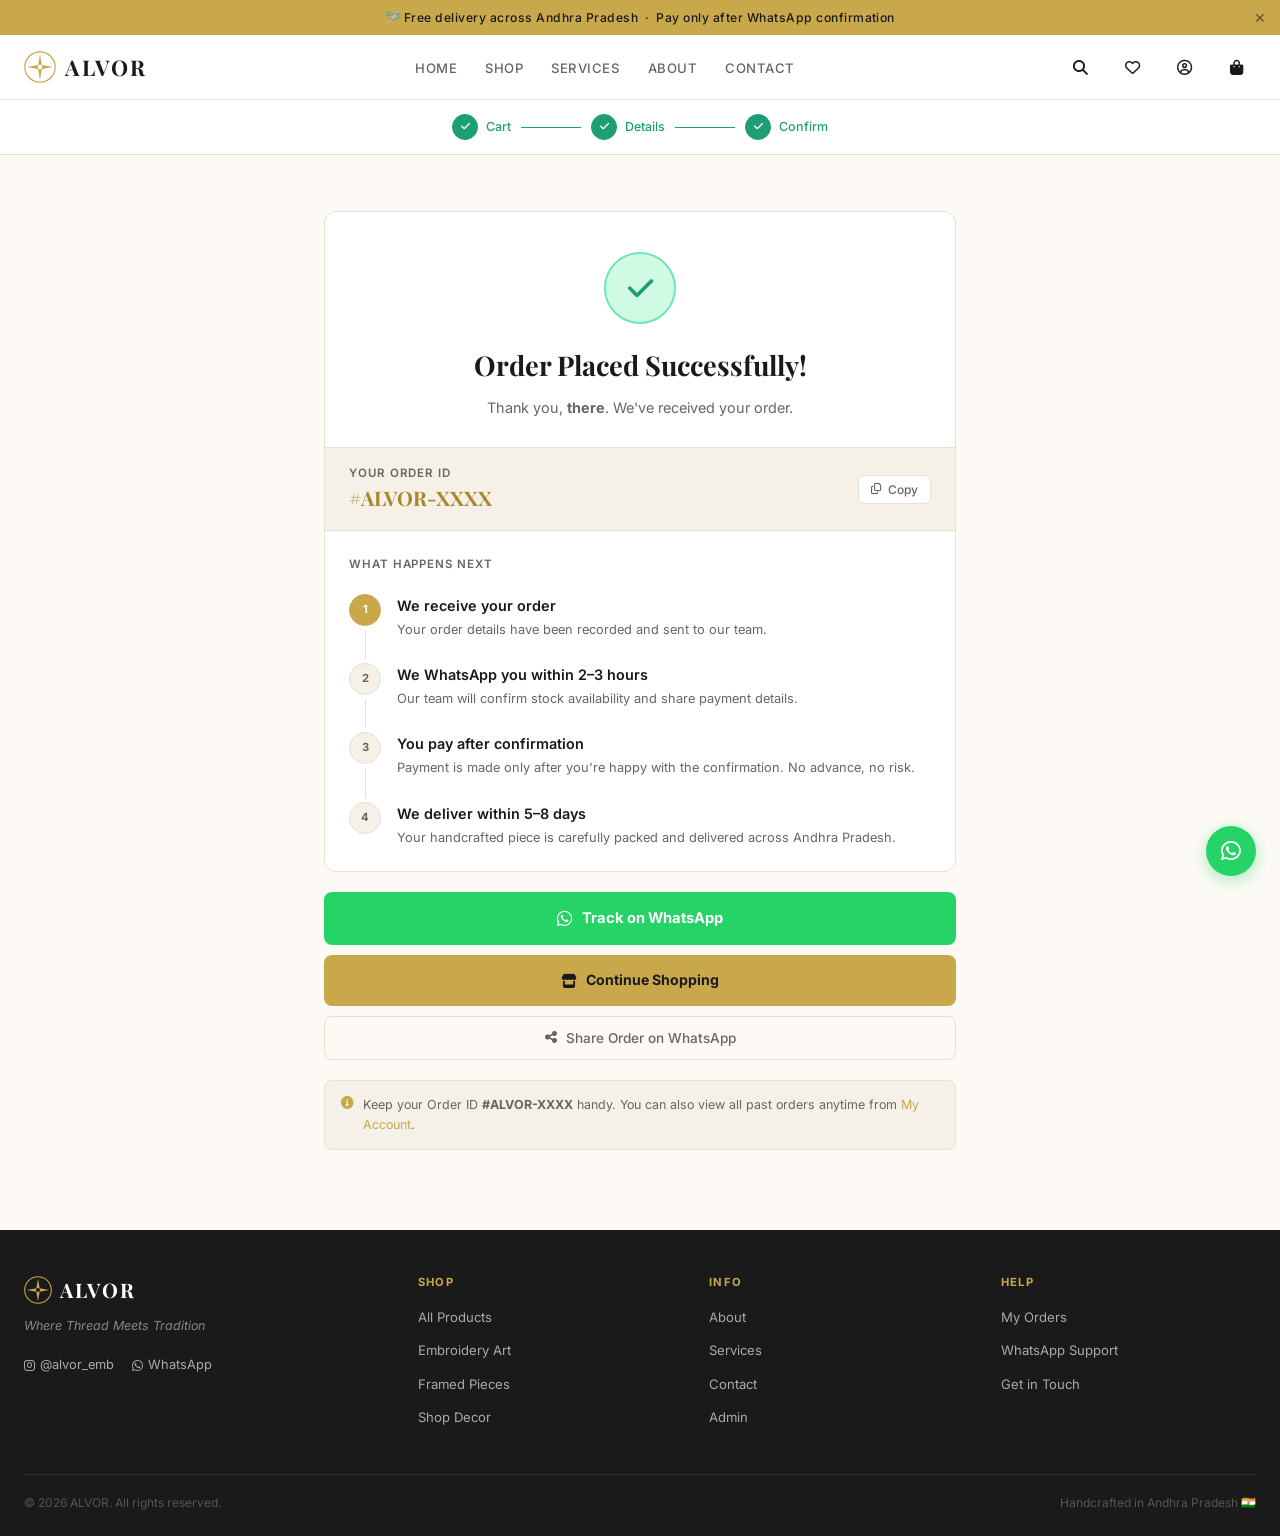
<file: confirmation.html>
<!DOCTYPE html>
<html lang="en">
<head>
  <meta charset="UTF-8" />
  <meta name="viewport" content="width=device-width, initial-scale=1.0" />
  <title>Order Confirmed — ALVOR</title>
  <link rel="preconnect" href="https://fonts.googleapis.com" />
  <link rel="preconnect" href="https://fonts.gstatic.com" crossorigin />
  <link href="https://fonts.googleapis.com/css2?family=Playfair+Display:wght@600;700&family=Inter:wght@300;400;500;600&display=swap" rel="stylesheet" />
  <link rel="stylesheet" href="https://cdnjs.cloudflare.com/ajax/libs/font-awesome/6.5.0/css/all.min.css" />
  <style>
    *, *::before, *::after { box-sizing: border-box; margin: 0; padding: 0; }

    :root {
      --gold:      #C9A84C;
      --gold-dark: #A8872E;
      --bg:        #FDFAF5;
      --bg2:       #F5F0E8;
      --text:      #1A1A1A;
      --muted:     #6B6560;
      --border:    #E8E0D0;
      --green:     #1D9E75;
      --white:     #FFFFFF;
      --wa:        #25D366;
    }

    html { font-size: 16px; scroll-behavior: smooth; }
    body { font-family: 'Inter', sans-serif; background: var(--bg); color: var(--text); line-height: 1.6; min-height: 100vh; }
    a { text-decoration: none; color: inherit; }
    button { cursor: pointer; font-family: inherit; border: none; background: none; }

    /* ── ANNOUNCEMENT ── */
    .ann {
      background: var(--gold); text-align: center;
      padding: 8px 48px; font-size: 0.76rem; font-weight: 500; letter-spacing: 0.04em;
      position: relative;
    }
    .ann-close { position: absolute; right: 14px; top: 50%; transform: translateY(-50%); font-size: 0.9rem; opacity: 0.6; cursor: pointer; }
    .ann-close:hover { opacity: 1; }

    /* ── NAVBAR ── */
    .nav { position: sticky; top: 0; z-index: 100; background: var(--white); border-bottom: 1px solid var(--border); }
    .nav-in { max-width: 1280px; margin: auto; padding: 0 24px; height: 64px; display: flex; align-items: center; gap: 20px; }
    .logo { display: flex; align-items: center; gap: 9px; flex-shrink: 0; }
    .logo svg { width: 32px; height: 32px; }
    .logo-text { font-family: 'Playfair Display', serif; font-size: 1.35rem; font-weight: 700; letter-spacing: 0.12em; }
    .nav-links { display: flex; list-style: none; gap: 28px; margin: 0 auto; }
    .nav-links a { font-size: 0.82rem; font-weight: 500; letter-spacing: 0.04em; color: var(--muted); text-transform: uppercase; transition: color .2s; }
    .nav-links a:hover { color: var(--gold); }
    .nav-right { display: flex; align-items: center; gap: 14px; flex-shrink: 0; }
    .nav-icon { width: 38px; height: 38px; display: flex; align-items: center; justify-content: center; border-radius: 50%; color: var(--text); font-size: 0.95rem; transition: background .2s; position: relative; }
    .nav-icon:hover { background: var(--bg2); }
    .badge { position: absolute; top: 2px; right: 2px; background: var(--gold); color: var(--white); font-size: 0.58rem; font-weight: 700; width: 15px; height: 15px; border-radius: 50%; display: flex; align-items: center; justify-content: center; }
    .hbg { display: none; flex-direction: column; gap: 5px; padding: 6px; }
    .hbg span { display: block; width: 20px; height: 2px; background: var(--text); border-radius: 2px; }

    /* drawer */
    .drawer { display: none; position: fixed; inset: 0; z-index: 300; pointer-events: none; }
    .drawer.open { pointer-events: all; }
    .drawer-bg { position: absolute; inset: 0; background: rgba(0,0,0,.45); opacity: 0; transition: opacity .3s; }
    .drawer.open .drawer-bg { opacity: 1; }
    .drawer-panel { position: absolute; left: 0; top: 0; bottom: 0; width: 260px; background: var(--white); padding: 20px; transform: translateX(-100%); transition: transform .3s ease; overflow-y: auto; }
    .drawer.open .drawer-panel { transform: translateX(0); }
    .drawer-x { position: absolute; top: 14px; right: 14px; font-size: 1.2rem; color: var(--muted); cursor: pointer; }
    .drawer-nav { list-style: none; margin-top: 44px; }
    .drawer-nav li { border-bottom: 1px solid var(--border); }
    .drawer-nav a { display: block; padding: 13px 0; font-size: 0.95rem; font-weight: 500; }

    /* ── PROGRESS ── */
    .progress { background: var(--white); border-bottom: 1px solid var(--border); padding: 14px 24px; }
    .prog-in { max-width: 600px; margin: auto; display: flex; align-items: center; justify-content: center; }
    .prog-step { display: flex; align-items: center; gap: 8px; font-size: 0.78rem; font-weight: 500; color: var(--muted); }
    .prog-step.done { color: var(--green); }
    .prog-num { width: 26px; height: 26px; border-radius: 50%; border: 1.5px solid var(--border); display: flex; align-items: center; justify-content: center; font-size: 0.65rem; font-weight: 700; background: var(--white); }
    .prog-step.done .prog-num { border-color: var(--green); background: var(--green); color: var(--white); }
    .prog-line { flex: 1; height: 1px; background: var(--border); margin: 0 10px; max-width: 60px; }
    .prog-line.done { background: var(--green); }

    /* ── MAIN ── */
    .main { max-width: 680px; margin: auto; padding: 56px 24px 80px; }

    /* ── SUCCESS CARD ── */
    .card {
      background: var(--white); border: 1px solid var(--border);
      border-radius: 12px; overflow: hidden; margin-bottom: 20px;
    }

    /* checkmark animation */
    .check-wrap {
      text-align: center; padding: 40px 24px 28px;
      border-bottom: 1px solid var(--border);
    }
    .check-circle {
      width: 72px; height: 72px; border-radius: 50%;
      background: #d1fae5; border: 2px solid #6ee7b7;
      display: inline-flex; align-items: center; justify-content: center;
      margin-bottom: 20px;
      animation: pop .5s cubic-bezier(.34,1.56,.64,1) both;
    }
    @keyframes pop {
      from { transform: scale(0.4); opacity: 0; }
      to   { transform: scale(1);   opacity: 1; }
    }
    .check-circle i { color: var(--green); font-size: 1.8rem; }
    .check-wrap h1 { font-family: 'Playfair Display', serif; font-size: 1.7rem; font-weight: 700; margin-bottom: 8px; }
    .check-wrap p { color: var(--muted); font-size: 0.9rem; }

    /* order id */
    .order-id-row {
      display: flex; align-items: center; justify-content: space-between;
      padding: 16px 24px; background: var(--bg2);
      border-bottom: 1px solid var(--border);
    }
    .order-id-label { font-size: 0.72rem; font-weight: 600; letter-spacing: 0.08em; text-transform: uppercase; color: var(--muted); }
    .order-id-value { font-family: 'Playfair Display', serif; font-size: 1.25rem; font-weight: 700; color: var(--gold-dark); }
    .copy-btn {
      display: flex; align-items: center; gap: 6px;
      font-size: 0.75rem; font-weight: 500; color: var(--muted);
      padding: 6px 12px; border: 1px solid var(--border); border-radius: 6px;
      background: var(--white); transition: all .2s; cursor: pointer;
    }
    .copy-btn:hover { color: var(--text); border-color: var(--muted); }
    .copy-btn.copied { color: var(--green); border-color: var(--green); }

    /* what happens next */
    .steps-body { padding: 24px; }
    .steps-title { font-size: 0.72rem; font-weight: 600; letter-spacing: 0.08em; text-transform: uppercase; color: var(--muted); margin-bottom: 20px; }
    .steps { display: flex; flex-direction: column; gap: 0; }
    .step { display: flex; gap: 16px; }
    .step-left { display: flex; flex-direction: column; align-items: center; }
    .step-dot {
      width: 32px; height: 32px; border-radius: 50%; flex-shrink: 0;
      background: var(--bg2); border: 1.5px solid var(--border);
      display: flex; align-items: center; justify-content: center;
      font-size: 0.7rem; font-weight: 700; color: var(--muted);
      transition: all .3s;
    }
    .step-dot.active { background: var(--gold); border-color: var(--gold); color: var(--white); }
    .step-connector { width: 1px; flex: 1; background: var(--border); margin: 4px 0; min-height: 28px; }
    .step:last-child .step-connector { display: none; }
    .step-content { padding-bottom: 24px; flex: 1; }
    .step:last-child .step-content { padding-bottom: 0; }
    .step-content h4 { font-size: 0.9rem; font-weight: 600; margin-bottom: 3px; }
    .step-content p { font-size: 0.8rem; color: var(--muted); line-height: 1.5; }

    /* ── ACTION BUTTONS ── */
    .actions { display: flex; flex-direction: column; gap: 10px; margin-bottom: 20px; }
    .btn-wa {
      display: flex; align-items: center; justify-content: center; gap: 10px;
      width: 100%; padding: 15px;
      background: var(--wa); color: var(--white);
      font-size: 0.92rem; font-weight: 700; border-radius: 8px;
      transition: background .2s, transform .15s, box-shadow .2s;
    }
    .btn-wa:hover { background: #128C7E; transform: translateY(-1px); box-shadow: 0 8px 20px rgba(37,211,102,.3); }
    .btn-shop {
      display: flex; align-items: center; justify-content: center; gap: 9px;
      width: 100%; padding: 14px;
      background: var(--gold); color: var(--text);
      font-size: 0.88rem; font-weight: 700; border-radius: 8px;
      transition: background .2s, transform .15s;
    }
    .btn-shop:hover { background: var(--gold-dark); transform: translateY(-1px); }
    .btn-share {
      display: flex; align-items: center; justify-content: center; gap: 9px;
      width: 100%; padding: 13px;
      border: 1.5px solid var(--border); border-radius: 8px;
      font-size: 0.85rem; font-weight: 500; color: var(--muted);
      transition: all .2s;
    }
    .btn-share:hover { color: var(--text); border-color: var(--muted); background: var(--bg2); }

    /* ── NOTE ── */
    .note {
      background: var(--bg2); border: 1px solid var(--border); border-radius: 8px;
      padding: 14px 16px; font-size: 0.78rem; color: var(--muted); line-height: 1.6;
      display: flex; gap: 10px; align-items: flex-start;
    }
    .note i { color: var(--gold); flex-shrink: 0; margin-top: 2px; }

    /* ── FLOATING WA ── */
    .float-wa {
      position: fixed; bottom: 24px; right: 24px; z-index: 400;
      width: 50px; height: 50px; background: var(--wa); border-radius: 50%;
      display: flex; align-items: center; justify-content: center;
      color: var(--white); font-size: 1.4rem;
      box-shadow: 0 4px 16px rgba(37,211,102,.4); transition: transform .2s;
    }
    .float-wa:hover { transform: scale(1.08); }

    /* ── FOOTER ── */
    .footer { background: var(--text); color: var(--white); padding: 44px 24px 24px; }
    .footer-g { max-width: 1280px; margin: auto; display: grid; grid-template-columns: 1.4fr 1fr 1fr 1fr; gap: 36px; margin-bottom: 36px; }
    .f-logo { display: flex; align-items: center; gap: 8px; margin-bottom: 10px; }
    .f-logo svg { width: 28px; height: 28px; }
    .f-logo span { font-family: 'Playfair Display', serif; font-size: 1.25rem; font-weight: 700; letter-spacing: .1em; }
    .f-tag { font-size: 0.78rem; color: #888; font-style: italic; margin-bottom: 16px; }
    .f-social a { font-size: 0.8rem; color: #aaa; margin-right: 14px; display: inline-flex; align-items: center; gap: 5px; transition: color .2s; }
    .f-social a:hover { color: var(--gold); }
    .f-col h4 { font-size: 0.7rem; font-weight: 700; letter-spacing: .12em; text-transform: uppercase; color: var(--gold); margin-bottom: 12px; }
    .f-col ul { list-style: none; }
    .f-col li { margin-bottom: 8px; }
    .f-col a { font-size: 0.82rem; color: #aaa; transition: color .2s; }
    .f-col a:hover { color: var(--white); }
    .footer-bot { max-width: 1280px; margin: auto; padding-top: 18px; border-top: 1px solid #2e2e2e; display: flex; justify-content: space-between; font-size: 0.75rem; color: #555; }

    /* ── RESPONSIVE ── */
    @media (max-width: 960px) {
      .nav-links { display: none; }
      .hbg { display: flex; }
      .drawer { display: block; }
      .footer-g { grid-template-columns: 1fr 1fr; gap: 24px; }
    }
    @media (max-width: 480px) {
      .main { padding: 36px 16px 64px; }
      .check-wrap { padding: 32px 16px 24px; }
      .check-wrap h1 { font-size: 1.4rem; }
      .order-id-row { flex-direction: column; align-items: flex-start; gap: 10px; }
      .ann { padding: 8px 40px; font-size: 0.72rem; }
      .footer-g { grid-template-columns: 1fr; }
      .footer-bot { flex-direction: column; gap: 6px; }
    }
  </style>
</head>
<body>

<!-- ANNOUNCEMENT -->
<div class="ann" id="ann">
  🪡 Free delivery across Andhra Pradesh &nbsp;·&nbsp; Pay only after WhatsApp confirmation
  <span class="ann-close" onclick="this.parentElement.style.display='none'">✕</span>
</div>

<!-- NAVBAR -->
<nav class="nav">
  <div class="nav-in">
    <button class="hbg" id="hbg"><span></span><span></span><span></span></button>
    <a href="index.html" class="logo">
      <svg viewBox="0 0 40 40" fill="none">
        <circle cx="20" cy="20" r="19" stroke="#C9A84C" stroke-width="1.5"/>
        <path d="M20 4 L22.35 17.65 L36 20 L22.35 22.35 L20 36 L17.65 22.35 L4 20 L17.65 17.65 Z" fill="#C9A84C"/>
        <circle cx="20" cy="20" r="3" fill="#FDFAF5"/>
      </svg>
      <span class="logo-text">ALVOR</span>
    </a>
    <ul class="nav-links">
      <li><a href="index.html">Home</a></li>
      <li><a href="shop.html">Shop</a></li>
      <li><a href="services.html">Services</a></li>
      <li><a href="about.html">About</a></li>
      <li><a href="contact.html">Contact</a></li>
    </ul>
    <div class="nav-right">
      <a href="shop.html"    class="nav-icon"><i class="fa-solid fa-magnifying-glass"></i></a>
      <a href="account.html" class="nav-icon"><i class="fa-regular fa-heart"></i></a>
      <a href="account.html" class="nav-icon"><i class="fa-regular fa-circle-user"></i></a>
      <a href="cart.html"    class="nav-icon">
        <i class="fa-solid fa-bag-shopping"></i>
        <span class="badge" id="cartBadge" style="display:none">0</span>
      </a>
    </div>
  </div>
</nav>

<!-- MOBILE DRAWER -->
<div class="drawer" id="drawer">
  <div class="drawer-bg" id="drawerBg"></div>
  <div class="drawer-panel">
    <span class="drawer-x" id="drawerX"><i class="fa-solid fa-xmark"></i></span>
    <ul class="drawer-nav">
      <li><a href="index.html">Home</a></li>
      <li><a href="shop.html">Shop</a></li>
      <li><a href="services.html">Services</a></li>
      <li><a href="about.html">About</a></li>
      <li><a href="contact.html">Contact</a></li>
      <li><a href="account.html">My Account</a></li>
    </ul>
  </div>
</div>

<!-- PROGRESS — all done -->
<div class="progress">
  <div class="prog-in">
    <div class="prog-step done">
      <div class="prog-num"><i class="fa-solid fa-check"></i></div>
      <span>Cart</span>
    </div>
    <div class="prog-line done"></div>
    <div class="prog-step done">
      <div class="prog-num"><i class="fa-solid fa-check"></i></div>
      <span>Details</span>
    </div>
    <div class="prog-line done"></div>
    <div class="prog-step done">
      <div class="prog-num"><i class="fa-solid fa-check"></i></div>
      <span>Confirm</span>
    </div>
  </div>
</div>

<!-- MAIN -->
<main class="main">

  <!-- SUCCESS CARD -->
  <div class="card">

    <!-- Checkmark + heading -->
    <div class="check-wrap">
      <div class="check-circle">
        <i class="fa-solid fa-check"></i>
      </div>
      <h1>Order Placed Successfully!</h1>
      <p>Thank you, <strong id="customerName">there</strong>. We've received your order.</p>
    </div>

    <!-- Order ID -->
    <div class="order-id-row">
      <div>
        <div class="order-id-label">Your Order ID</div>
        <div class="order-id-value" id="orderId">#ALVOR-XXXX</div>
      </div>
      <button class="copy-btn" id="copyBtn" onclick="copyOrderId()">
        <i class="fa-regular fa-copy"></i> Copy
      </button>
    </div>

    <!-- What happens next -->
    <div class="steps-body">
      <div class="steps-title">What happens next</div>
      <div class="steps">

        <div class="step">
          <div class="step-left">
            <div class="step-dot active">1</div>
            <div class="step-connector"></div>
          </div>
          <div class="step-content">
            <h4>We receive your order</h4>
            <p>Your order details have been recorded and sent to our team.</p>
          </div>
        </div>

        <div class="step">
          <div class="step-left">
            <div class="step-dot">2</div>
            <div class="step-connector"></div>
          </div>
          <div class="step-content">
            <h4>We WhatsApp you within 2–3 hours</h4>
            <p>Our team will confirm stock availability and share payment details.</p>
          </div>
        </div>

        <div class="step">
          <div class="step-left">
            <div class="step-dot">3</div>
            <div class="step-connector"></div>
          </div>
          <div class="step-content">
            <h4>You pay after confirmation</h4>
            <p>Payment is made only after you're happy with the confirmation. No advance, no risk.</p>
          </div>
        </div>

        <div class="step">
          <div class="step-left">
            <div class="step-dot">4</div>
          </div>
          <div class="step-content">
            <h4>We deliver within 5–8 days</h4>
            <p>Your handcrafted piece is carefully packed and delivered across Andhra Pradesh.</p>
          </div>
        </div>

      </div>
    </div>
  </div>

  <!-- ACTION BUTTONS -->
  <div class="actions">
    <a class="btn-wa" id="waTrackBtn" href="#" target="_blank" rel="noopener">
      <i class="fa-brands fa-whatsapp" style="font-size:1.1rem"></i>
      Track on WhatsApp
    </a>
    <a class="btn-shop" href="shop.html">
      <i class="fa-solid fa-store"></i>
      Continue Shopping
    </a>
    <button class="btn-share" id="shareBtn" onclick="shareOrder()">
      <i class="fa-solid fa-share-nodes"></i>
      Share Order on WhatsApp
    </button>
  </div>

  <!-- NOTE -->
  <div class="note">
    <i class="fa-solid fa-circle-info"></i>
    <span>Keep your Order ID <strong id="orderIdNote">#ALVOR-XXXX</strong> handy. You can also view all past orders anytime from <a href="account.html" style="color:var(--gold)">My Account</a>.</span>
  </div>

</main>

<!-- FLOATING WA -->
<a href="https://wa.me/919182492525" class="float-wa" target="_blank" rel="noopener" aria-label="WhatsApp">
  <i class="fa-brands fa-whatsapp"></i>
</a>

<!-- FOOTER -->
<footer class="footer">
  <div class="footer-g">
    <div>
      <div class="f-logo">
        <svg viewBox="0 0 40 40" fill="none">
          <circle cx="20" cy="20" r="19" stroke="#C9A84C" stroke-width="1.5"/>
          <path d="M20 4 L22.35 17.65 L36 20 L22.35 22.35 L20 36 L17.65 22.35 L4 20 L17.65 17.65 Z" fill="#C9A84C"/>
          <circle cx="20" cy="20" r="3" fill="#1A1A1A"/>
        </svg>
        <span>ALVOR</span>
      </div>
      <div class="f-tag">Where Thread Meets Tradition</div>
      <div class="f-social">
        <a href="https://instagram.com/alvor_emb" target="_blank"><i class="fa-brands fa-instagram"></i> @alvor_emb</a>
        <a href="https://wa.me/919182492525" target="_blank"><i class="fa-brands fa-whatsapp"></i> WhatsApp</a>
      </div>
    </div>
    <div class="f-col">
      <h4>Shop</h4>
      <ul>
        <li><a href="shop.html">All Products</a></li>
        <li><a href="shop.html?category=Embroidery+Art">Embroidery Art</a></li>
        <li><a href="shop.html?category=Framed+Pieces">Framed Pieces</a></li>
        <li><a href="shop.html?category=Shop+Decor">Shop Decor</a></li>
      </ul>
    </div>
    <div class="f-col">
      <h4>Info</h4>
      <ul>
        <li><a href="about.html">About</a></li>
        <li><a href="services.html">Services</a></li>
        <li><a href="contact.html">Contact</a></li>
        <li><a href="admin.html">Admin</a></li>
      </ul>
    </div>
    <div class="f-col">
      <h4>Help</h4>
      <ul>
        <li><a href="account.html">My Orders</a></li>
        <li><a href="https://wa.me/919182492525" target="_blank">WhatsApp Support</a></li>
        <li><a href="contact.html">Get in Touch</a></li>
      </ul>
    </div>
  </div>
  <div class="footer-bot">
    <span>© 2026 ALVOR. All rights reserved.</span>
    <span>Handcrafted in Andhra Pradesh 🇮🇳</span>
  </div>
</footer>

<script>
  const WA_NUM = '919182492525';

  /* ── READ URL PARAMS ── */
  const params   = new URLSearchParams(window.location.search);
  const orderId  = params.get('orderId') || 'ALVOR-XXXX';
  const custName = params.get('name')    || 'there';

  /* ── POPULATE PAGE ── */
  document.getElementById('customerName').textContent = custName;
  document.getElementById('orderId').textContent      = '#' + orderId;
  document.getElementById('orderIdNote').textContent  = '#' + orderId;

  /* ── WHATSAPP TRACK LINK ── */
  const waMsg = encodeURIComponent(`Hi ALVOR! 🪡 I'd like to track my order #${orderId}. Could you share an update? Thank you!`);
  document.getElementById('waTrackBtn').href = `https://wa.me/${WA_NUM}?text=${waMsg}`;

  /* ── COPY ORDER ID ── */
  function copyOrderId() {
    navigator.clipboard.writeText(orderId).then(() => {
      const btn = document.getElementById('copyBtn');
      btn.classList.add('copied');
      btn.innerHTML = '<i class="fa-solid fa-check"></i> Copied';
      setTimeout(() => { btn.classList.remove('copied'); btn.innerHTML = '<i class="fa-regular fa-copy"></i> Copy'; }, 2000);
    });
  }

  /* ── SHARE ORDER ── */
  function shareOrder() {
    const text = `I just placed a handcrafted art order with ALVOR! 🪡\nOrder ID: #${orderId}\nCheck them out: https://alvor.in\nInstagram: @alvor_emb`;
    const url  = `https://wa.me/?text=${encodeURIComponent(text)}`;
    window.open(url, '_blank');
  }

  /* ── MOBILE DRAWER ── */
  document.getElementById('hbg').onclick      = () => { document.getElementById('drawer').classList.add('open');    document.body.style.overflow = 'hidden'; };
  document.getElementById('drawerBg').onclick = () => { document.getElementById('drawer').classList.remove('open'); document.body.style.overflow = ''; };
  document.getElementById('drawerX').onclick  = () => { document.getElementById('drawer').classList.remove('open'); document.body.style.overflow = ''; };
</script>
</body>
</html>
</file>
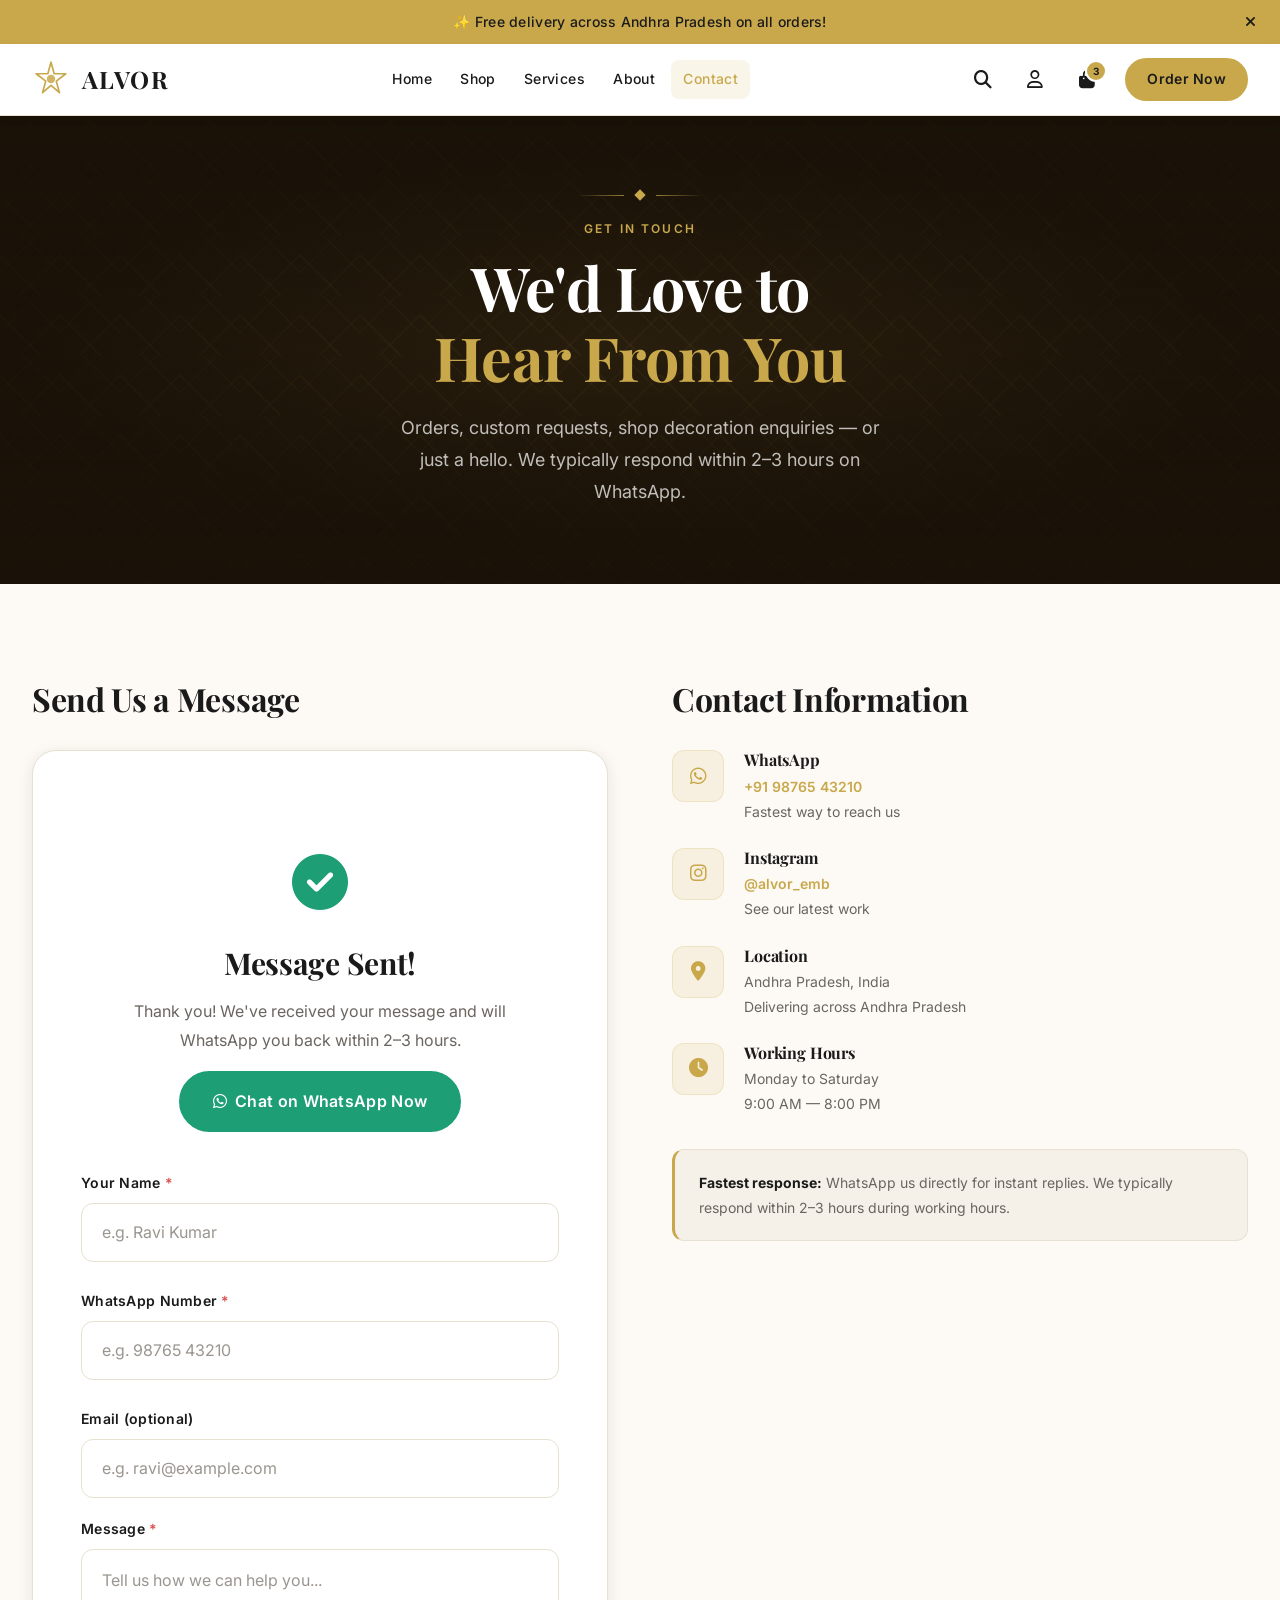
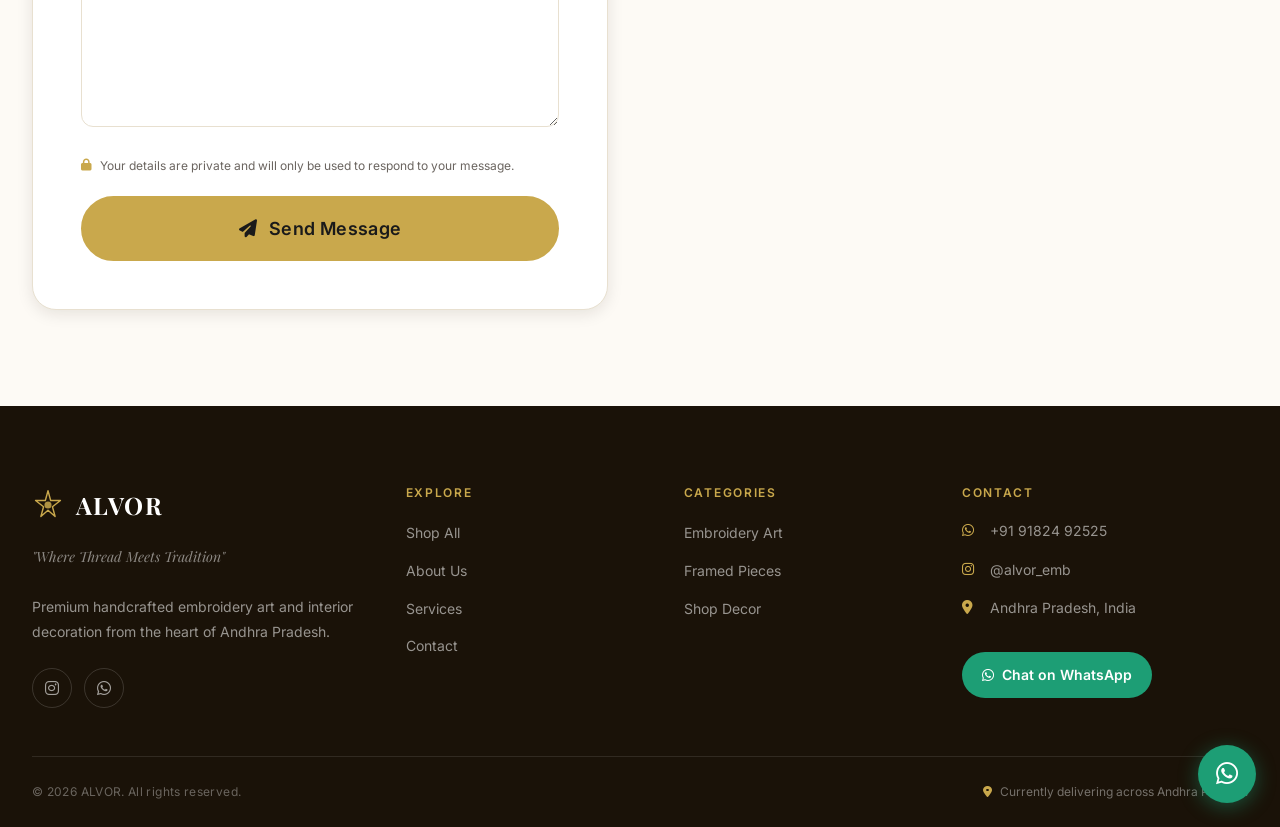
<file: contact.html>
<!DOCTYPE html>
<html lang="en">
<head>
  <meta charset="UTF-8" />
  <meta name="viewport" content="width=device-width, initial-scale=1.0" />
  <title>Contact Us — ALVOR | Where Thread Meets Tradition</title>
  <meta name="description" content="Get in touch with ALVOR — for orders, custom requests, shop decoration enquiries, or just a hello. We're based in Andhra Pradesh, India." />

  <!-- Open Graph -->
  <meta property="og:title" content="Contact ALVOR — Where Thread Meets Tradition" />
  <meta property="og:description" content="Reach out for custom embroidery orders or shop decoration services across Andhra Pradesh." />
  <meta property="og:type" content="website" />

  <!-- Google Fonts -->
  <link rel="preconnect" href="https://fonts.googleapis.com" />
  <link rel="preconnect" href="https://fonts.gstatic.com" crossorigin />
  <link href="https://fonts.googleapis.com/css2?family=Playfair+Display:ital,wght@0,400;0,600;0,700;1,400&family=Inter:wght@400;500;600;700&display=swap" rel="stylesheet" />

  <!-- Font Awesome -->
  <link rel="stylesheet" href="https://cdnjs.cloudflare.com/ajax/libs/font-awesome/6.5.0/css/all.min.css" />

  <style>
/* ============================================================
   ALVOR — Combined Stylesheet (global.css + contact styles)
   Inlined into contact.html
   ============================================================ */

/* ============================================================
   ALVOR — Global Stylesheet
   "Where Thread Meets Tradition"
   ============================================================
   TABLE OF CONTENTS
   01. CSS Custom Properties (Design Tokens)
   02. CSS Reset & Base
   03. Typography
   04. Utility Classes
   05. Announcement Bar
   06. Navbar
   07. Mobile Nav Drawer
   08. Footer
   09. Floating WhatsApp Button
   10. Toast Notifications
   11. Loading Skeletons
   12. Product Cards (shared)
   13. Section Dividers & Decorative Elements
   14. Buttons
   15. Form Elements
   16. Modals
   17. Badges & Tags
   18. Scroll Animations
   19. Page Transition
   20. Responsive Breakpoints
   ============================================================ */

/* ── 01. CSS Custom Properties ─────────────────────────────── */
:root {
  /* Brand Colours */
  --color-primary:        #C9A84C;
  --color-primary-dark:   #A8872E;
  --color-primary-light:  #E8CC7A;
  --color-primary-muted:  rgba(201, 168, 76, 0.12);

  /* Backgrounds */
  --color-bg:             #FDFAF5;
  --color-bg-secondary:   #F5F0E8;
  --color-bg-dark:        #1A1208;
  --color-bg-card:        #FFFFFF;

  /* Text */
  --color-text:           #1A1A1A;
  --color-text-muted:     #6B6560;
  --color-text-light:     #9B958F;
  --color-text-inverse:   #FFFFFF;

  /* Borders */
  --color-border:         #E8E0D0;
  --color-border-dark:    #C8C0B0;

  /* Semantic */
  --color-success:        #1D9E75;
  --color-success-light:  rgba(29, 158, 117, 0.12);
  --color-error:          #D94F4F;
  --color-error-light:    rgba(217, 79, 79, 0.12);
  --color-warning:        #E8A020;
  --color-info:           #3B82F6;

  /* Neutrals */
  --color-white:          #FFFFFF;
  --color-black:          #000000;

  /* Typography */
  --font-heading:         'Playfair Display', Georgia, serif;
  --font-body:            'Inter', -apple-system, BlinkMacSystemFont, sans-serif;

  /* Font Sizes — fluid scale */
  --text-xs:    0.75rem;    /* 12px */
  --text-sm:    0.875rem;   /* 14px */
  --text-base:  1rem;       /* 16px */
  --text-md:    1.125rem;   /* 18px */
  --text-lg:    1.25rem;    /* 20px */
  --text-xl:    1.5rem;     /* 24px */
  --text-2xl:   1.875rem;   /* 30px */
  --text-3xl:   2.25rem;    /* 36px */
  --text-4xl:   3rem;       /* 48px */
  --text-5xl:   3.75rem;    /* 60px */

  /* Font Weights */
  --weight-regular: 400;
  --weight-medium:  500;
  --weight-semibold:600;
  --weight-bold:    700;

  /* Line Heights */
  --leading-tight:  1.2;
  --leading-snug:   1.4;
  --leading-normal: 1.6;
  --leading-loose:  1.8;

  /* Spacing — 8px base unit */
  --space-1:   0.25rem;   /* 4px  */
  --space-2:   0.5rem;    /* 8px  */
  --space-3:   0.75rem;   /* 12px */
  --space-4:   1rem;      /* 16px */
  --space-5:   1.25rem;   /* 20px */
  --space-6:   1.5rem;    /* 24px */
  --space-8:   2rem;      /* 32px */
  --space-10:  2.5rem;    /* 40px */
  --space-12:  3rem;      /* 48px */
  --space-16:  4rem;      /* 64px */
  --space-20:  5rem;      /* 80px */
  --space-24:  6rem;      /* 96px */

  /* Border Radius */
  --radius-sm:   4px;
  --radius-md:   8px;
  --radius-lg:   12px;
  --radius-xl:   16px;
  --radius-2xl:  24px;
  --radius-full: 9999px;

  /* Shadows */
  --shadow-xs:  0 1px 2px rgba(26,18,8,0.06);
  --shadow-sm:  0 2px 8px rgba(26,18,8,0.08);
  --shadow-md:  0 4px 16px rgba(26,18,8,0.10);
  --shadow-lg:  0 8px 32px rgba(26,18,8,0.12);
  --shadow-xl:  0 16px 48px rgba(26,18,8,0.16);
  --shadow-gold:0 4px 20px rgba(201,168,76,0.30);

  /* Transitions */
  --transition-fast:   150ms ease;
  --transition-base:   250ms ease;
  --transition-slow:   400ms ease;
  --transition-spring: 300ms cubic-bezier(0.34, 1.56, 0.64, 1);

  /* Layout */
  --container-max:     1280px;
  --container-padding: clamp(1rem, 5vw, 2rem);

  /* Navbar */
  --navbar-height: 72px;
  --announcement-height: 44px;

  /* Z-index scale */
  --z-base:        1;
  --z-dropdown:    100;
  --z-sticky:      200;
  --z-overlay:     300;
  --z-modal:       400;
  --z-toast:       500;
  --z-top:         600;
}

/* ── 02. CSS Reset & Base ───────────────────────────────────── */
*, *::before, *::after {
  box-sizing: border-box;
  margin: 0;
  padding: 0;
}

html {
  font-size: 16px;
  scroll-behavior: smooth;
  -webkit-text-size-adjust: 100%;
  text-size-adjust: 100%;
}

body {
  font-family: var(--font-body);
  font-size: var(--text-base);
  font-weight: var(--weight-regular);
  line-height: var(--leading-normal);
  color: var(--color-text);
  background-color: var(--color-bg);
  -webkit-font-smoothing: antialiased;
  -moz-osx-font-smoothing: grayscale;
  overflow-x: hidden;
}

/* Offset for sticky navbar */
body.has-announcement {
  padding-top: calc(var(--navbar-height) + var(--announcement-height));
}
body:not(.has-announcement) {
  padding-top: var(--navbar-height);
}

/* Hero pages — no top padding, navbar overlaps */
body.hero-page {
  padding-top: 0;
}

img, video {
  display: block;
  max-width: 100%;
  height: auto;
}

a {
  color: inherit;
  text-decoration: none;
  transition: color var(--transition-fast);
}

ul, ol { list-style: none; }

button {
  font-family: var(--font-body);
  cursor: pointer;
  border: none;
  background: none;
  -webkit-tap-highlight-color: transparent;
}

input, textarea, select {
  font-family: var(--font-body);
  font-size: var(--text-base);
}

table { border-collapse: collapse; }

/* Focus styles — accessibility */
:focus-visible {
  outline: 2px solid var(--color-primary);
  outline-offset: 2px;
  border-radius: var(--radius-sm);
}

/* Selection */
::selection {
  background-color: var(--color-primary-muted);
  color: var(--color-text);
}

/* Scrollbar */
::-webkit-scrollbar { width: 6px; height: 6px; }
::-webkit-scrollbar-track { background: var(--color-bg-secondary); }
::-webkit-scrollbar-thumb {
  background: var(--color-primary);
  border-radius: var(--radius-full);
}

/* ── 03. Typography ─────────────────────────────────────────── */
h1, h2, h3, h4, h5, h6 {
  font-family: var(--font-heading);
  font-weight: var(--weight-bold);
  line-height: var(--leading-tight);
  color: var(--color-text);
  letter-spacing: -0.01em;
}

h1 { font-size: clamp(var(--text-3xl), 5vw, var(--text-5xl)); }
h2 { font-size: clamp(var(--text-2xl), 4vw, var(--text-4xl)); }
h3 { font-size: clamp(var(--text-xl),  3vw, var(--text-3xl)); }
h4 { font-size: clamp(var(--text-lg),  2vw, var(--text-2xl)); }
h5 { font-size: var(--text-xl); }
h6 { font-size: var(--text-lg); }

p { line-height: var(--leading-loose); }

.section-label {
  display: inline-block;
  font-family: var(--font-body);
  font-size: var(--text-xs);
  font-weight: var(--weight-semibold);
  letter-spacing: 0.18em;
  text-transform: uppercase;
  color: var(--color-primary);
  margin-bottom: var(--space-3);
}

.section-title {
  font-family: var(--font-heading);
  font-size: clamp(var(--text-2xl), 3.5vw, var(--text-4xl));
  color: var(--color-text);
  margin-bottom: var(--space-4);
}

.section-subtitle {
  font-size: var(--text-md);
  color: var(--color-text-muted);
  line-height: var(--leading-loose);
  max-width: 600px;
}

.text-gold    { color: var(--color-primary); }
.text-muted   { color: var(--color-text-muted); }
.text-success { color: var(--color-success); }
.text-error   { color: var(--color-error); }

/* ── 04. Utility Classes ────────────────────────────────────── */
.container {
  width: 100%;
  max-width: var(--container-max);
  margin-inline: auto;
  padding-inline: var(--container-padding);
}

.section {
  padding-block: clamp(var(--space-12), 8vw, var(--space-24));
}

.section-header {
  text-align: center;
  margin-bottom: clamp(var(--space-8), 5vw, var(--space-16));
}

.flex        { display: flex; }
.flex-center { display: flex; align-items: center; justify-content: center; }
.flex-between{ display: flex; align-items: center; justify-content: space-between; }
.flex-col    { display: flex; flex-direction: column; }
.gap-2       { gap: var(--space-2); }
.gap-4       { gap: var(--space-4); }
.gap-6       { gap: var(--space-6); }
.gap-8       { gap: var(--space-8); }

.grid-2 { display: grid; grid-template-columns: repeat(2, 1fr); gap: var(--space-6); }
.grid-3 { display: grid; grid-template-columns: repeat(3, 1fr); gap: var(--space-6); }
.grid-4 { display: grid; grid-template-columns: repeat(4, 1fr); gap: var(--space-6); }

.text-center { text-align: center; }
.text-left   { text-align: left; }
.text-right  { text-align: right; }

.w-full  { width: 100%; }
.h-full  { height: 100%; }

.hidden  { display: none !important; }
.sr-only {
  position: absolute;
  width: 1px; height: 1px;
  padding: 0; margin: -1px;
  overflow: hidden;
  clip: rect(0,0,0,0);
  white-space: nowrap;
  border: 0;
}

.overflow-hidden { overflow: hidden; }
.relative        { position: relative; }

/* Aspect ratios */
.aspect-square    { aspect-ratio: 1 / 1; }
.aspect-product   { aspect-ratio: 3 / 4; }
.aspect-landscape { aspect-ratio: 16 / 9; }
.aspect-banner    { aspect-ratio: 21 / 9; }

.img-cover {
  width: 100%;
  height: 100%;
  object-fit: cover;
  object-position: center;
}

/* ── 05. Announcement Bar ───────────────────────────────────── */
.announcement-bar {
  position: fixed;
  top: 0;
  left: 0;
  right: 0;
  height: var(--announcement-height);
  background: var(--color-primary);
  color: var(--color-text);
  display: flex;
  align-items: center;
  justify-content: center;
  gap: var(--space-4);
  z-index: var(--z-sticky);
  transition: transform var(--transition-base);
  overflow: hidden;
}

.announcement-bar.dismissed {
  transform: translateY(-100%);
}

.announcement-bar__text {
  font-size: var(--text-sm);
  font-weight: var(--weight-medium);
  text-align: center;
  letter-spacing: 0.02em;
}

.announcement-bar__close {
  position: absolute;
  right: var(--space-4);
  width: 28px;
  height: 28px;
  border-radius: var(--radius-full);
  display: flex;
  align-items: center;
  justify-content: center;
  cursor: pointer;
  font-size: var(--text-sm);
  color: var(--color-text);
  transition: background var(--transition-fast);
}

.announcement-bar__close:hover {
  background: rgba(0,0,0,0.1);
}

/* ── 06. Navbar ─────────────────────────────────────────────── */
.navbar {
  position: fixed;
  left: 0;
  right: 0;
  height: var(--navbar-height);
  display: flex;
  align-items: center;
  z-index: var(--z-sticky);
  transition:
    background var(--transition-slow),
    box-shadow var(--transition-slow),
    top var(--transition-base);
}

/* When announcement bar is visible */
body.has-announcement .navbar {
  top: var(--announcement-height);
}
body:not(.has-announcement) .navbar,
body.has-announcement .announcement-bar.dismissed ~ .navbar {
  top: 0;
}

/* Transparent state (over hero) */
.navbar--transparent {
  background: transparent;
  box-shadow: none;
}

/* Solid state (on scroll) */
.navbar--solid {
  background: var(--color-white);
  box-shadow: var(--shadow-sm);
  border-bottom: 1px solid var(--color-border);
}

.navbar__inner {
  width: 100%;
  max-width: var(--container-max);
  margin-inline: auto;
  padding-inline: var(--container-padding);
  display: flex;
  align-items: center;
  justify-content: space-between;
  gap: var(--space-6);
}

/* Logo */
.navbar__logo {
  display: flex;
  align-items: center;
  gap: var(--space-3);
  text-decoration: none;
  flex-shrink: 0;
}

.navbar__logo-svg {
  width: 38px;
  height: 38px;
  flex-shrink: 0;
}

.navbar__logo-text {
  font-family: var(--font-heading);
  font-size: var(--text-xl);
  font-weight: var(--weight-bold);
  letter-spacing: 0.06em;
  color: var(--color-text);
  transition: color var(--transition-fast);
}

.navbar--transparent .navbar__logo-text,
.navbar--transparent .navbar__nav-link,
.navbar--transparent .navbar__icon-btn {
  color: var(--color-white);
}

.navbar--transparent .navbar__logo-text:hover,
.navbar--transparent .navbar__nav-link:hover {
  color: var(--color-primary-light);
}

/* Centre nav links */
.navbar__nav {
  display: flex;
  align-items: center;
  gap: var(--space-1);
}

.navbar__nav-link {
  font-size: var(--text-sm);
  font-weight: var(--weight-medium);
  letter-spacing: 0.03em;
  color: var(--color-text);
  padding: var(--space-2) var(--space-3);
  border-radius: var(--radius-md);
  transition:
    color var(--transition-fast),
    background var(--transition-fast);
  white-space: nowrap;
}

.navbar__nav-link:hover,
.navbar__nav-link.active {
  color: var(--color-primary);
  background: var(--color-primary-muted);
}

.navbar--transparent .navbar__nav-link.active {
  background: rgba(255,255,255,0.15);
  color: var(--color-primary-light);
}

/* Right icons */
.navbar__actions {
  display: flex;
  align-items: center;
  gap: var(--space-2);
}

.navbar__icon-btn {
  position: relative;
  width: 44px;
  height: 44px;
  border-radius: var(--radius-full);
  display: flex;
  align-items: center;
  justify-content: center;
  font-size: var(--text-md);
  color: var(--color-text);
  transition:
    background var(--transition-fast),
    color var(--transition-fast),
    transform var(--transition-spring);
}

.navbar__icon-btn:hover {
  background: var(--color-primary-muted);
  color: var(--color-primary);
  transform: scale(1.08);
}

.navbar--transparent .navbar__icon-btn:hover {
  background: rgba(255,255,255,0.15);
  color: var(--color-primary-light);
}

/* Cart badge */
.navbar__cart-badge {
  position: absolute;
  top: 4px;
  right: 4px;
  min-width: 18px;
  height: 18px;
  border-radius: var(--radius-full);
  background: var(--color-primary);
  color: var(--color-text);
  font-size: 10px;
  font-weight: var(--weight-bold);
  display: flex;
  align-items: center;
  justify-content: center;
  padding-inline: 4px;
  line-height: 1;
  box-shadow: 0 0 0 2px var(--color-white);
  transition: transform var(--transition-spring);
}

.navbar__cart-badge.bump {
  transform: scale(1.4);
}

/* Order Now CTA button */
.navbar__cta {
  display: inline-flex;
  align-items: center;
  gap: var(--space-2);
  padding: var(--space-2) var(--space-5);
  background: var(--color-primary);
  color: var(--color-text);
  font-size: var(--text-sm);
  font-weight: var(--weight-semibold);
  letter-spacing: 0.03em;
  border-radius: var(--radius-full);
  white-space: nowrap;
  transition:
    background var(--transition-fast),
    box-shadow var(--transition-fast),
    transform var(--transition-spring);
  margin-left: var(--space-2);
}

.navbar__cta:hover {
  background: var(--color-primary-dark);
  box-shadow: var(--shadow-gold);
  transform: translateY(-1px);
}

.navbar__cta:active { transform: translateY(0); }

/* Hamburger */
.navbar__hamburger {
  display: none;
  width: 44px;
  height: 44px;
  align-items: center;
  justify-content: center;
  border-radius: var(--radius-md);
  color: var(--color-text);
  font-size: var(--text-xl);
  transition: background var(--transition-fast);
}

.navbar--transparent .navbar__hamburger { color: var(--color-white); }
.navbar__hamburger:hover { background: var(--color-primary-muted); }

/* ── 07. Mobile Nav Drawer ──────────────────────────────────── */
.nav-overlay {
  position: fixed;
  inset: 0;
  background: rgba(26,18,8,0.6);
  backdrop-filter: blur(4px);
  z-index: var(--z-overlay);
  opacity: 0;
  pointer-events: none;
  transition: opacity var(--transition-slow);
}

.nav-overlay.open {
  opacity: 1;
  pointer-events: all;
}

.nav-drawer {
  position: fixed;
  top: 0;
  right: 0;
  width: min(360px, 90vw);
  height: 100vh;
  height: 100dvh;
  background: var(--color-white);
  z-index: var(--z-modal);
  display: flex;
  flex-direction: column;
  transform: translateX(100%);
  transition: transform var(--transition-slow) cubic-bezier(0.32, 0, 0.15, 1);
  overflow-y: auto;
}

.nav-drawer.open {
  transform: translateX(0);
}

.nav-drawer__header {
  display: flex;
  align-items: center;
  justify-content: space-between;
  padding: var(--space-6);
  border-bottom: 1px solid var(--color-border);
  flex-shrink: 0;
}

.nav-drawer__close {
  width: 44px;
  height: 44px;
  border-radius: var(--radius-full);
  display: flex;
  align-items: center;
  justify-content: center;
  font-size: var(--text-lg);
  color: var(--color-text-muted);
  transition: background var(--transition-fast), color var(--transition-fast);
}

.nav-drawer__close:hover {
  background: var(--color-error-light);
  color: var(--color-error);
}

.nav-drawer__links {
  flex: 1;
  padding: var(--space-6);
  display: flex;
  flex-direction: column;
  gap: var(--space-2);
}

.nav-drawer__link {
  display: flex;
  align-items: center;
  gap: var(--space-4);
  padding: var(--space-4) var(--space-4);
  border-radius: var(--radius-lg);
  font-size: var(--text-md);
  font-weight: var(--weight-medium);
  color: var(--color-text);
  transition: background var(--transition-fast), color var(--transition-fast);
}

.nav-drawer__link i {
  width: 20px;
  color: var(--color-primary);
  font-size: var(--text-base);
}

.nav-drawer__link:hover,
.nav-drawer__link.active {
  background: var(--color-primary-muted);
  color: var(--color-primary-dark);
}

.nav-drawer__divider {
  height: 1px;
  background: var(--color-border);
  margin-block: var(--space-4);
}

.nav-drawer__footer {
  padding: var(--space-6);
  border-top: 1px solid var(--color-border);
  flex-shrink: 0;
}

.nav-drawer__whatsapp {
  display: flex;
  align-items: center;
  justify-content: center;
  gap: var(--space-3);
  width: 100%;
  padding: var(--space-4);
  background: var(--color-success);
  color: var(--color-white);
  border-radius: var(--radius-full);
  font-weight: var(--weight-semibold);
  font-size: var(--text-base);
  transition: background var(--transition-fast), transform var(--transition-spring);
}

.nav-drawer__whatsapp:hover {
  background: #158a63;
  transform: scale(1.02);
}

/* ── 08. Footer ─────────────────────────────────────────────── */
.footer {
  background: var(--color-bg-dark);
  color: rgba(255,255,255,0.8);
  padding-top: clamp(var(--space-12), 8vw, var(--space-20));
}

.footer__top {
  display: grid;
  grid-template-columns: 1.4fr 1fr 1fr 1.2fr;
  gap: var(--space-10);
  padding-bottom: var(--space-12);
  border-bottom: 1px solid rgba(255,255,255,0.1);
}

.footer__brand-logo {
  display: flex;
  align-items: center;
  gap: var(--space-3);
  margin-bottom: var(--space-5);
}

.footer__brand-logo .logo-text {
  font-family: var(--font-heading);
  font-size: var(--text-xl);
  font-weight: var(--weight-bold);
  color: var(--color-white);
  letter-spacing: 0.06em;
}

.footer__tagline {
  font-size: var(--text-sm);
  color: rgba(255,255,255,0.5);
  line-height: var(--leading-loose);
  margin-bottom: var(--space-6);
  font-style: italic;
  font-family: var(--font-heading);
}

.footer__description {
  font-size: var(--text-sm);
  color: rgba(255,255,255,0.55);
  line-height: var(--leading-loose);
  margin-bottom: var(--space-6);
}

.footer__social {
  display: flex;
  gap: var(--space-3);
}

.footer__social-btn {
  width: 40px;
  height: 40px;
  border-radius: var(--radius-full);
  border: 1px solid rgba(255,255,255,0.15);
  display: flex;
  align-items: center;
  justify-content: center;
  font-size: var(--text-base);
  color: rgba(255,255,255,0.6);
  transition:
    background var(--transition-fast),
    border-color var(--transition-fast),
    color var(--transition-fast),
    transform var(--transition-spring);
}

.footer__social-btn:hover {
  background: var(--color-primary);
  border-color: var(--color-primary);
  color: var(--color-text);
  transform: translateY(-2px);
}

.footer__col-title {
  font-family: var(--font-body);
  font-size: var(--text-xs);
  font-weight: var(--weight-semibold);
  letter-spacing: 0.14em;
  text-transform: uppercase;
  color: var(--color-primary);
  margin-bottom: var(--space-5);
}

.footer__links {
  display: flex;
  flex-direction: column;
  gap: var(--space-3);
}

.footer__link {
  font-size: var(--text-sm);
  color: rgba(255,255,255,0.55);
  transition: color var(--transition-fast), padding-left var(--transition-fast);
  display: inline-block;
}

.footer__link:hover {
  color: var(--color-primary-light);
  padding-left: var(--space-2);
}

.footer__contact-item {
  display: flex;
  align-items: flex-start;
  gap: var(--space-3);
  margin-bottom: var(--space-4);
  font-size: var(--text-sm);
  color: rgba(255,255,255,0.55);
}

.footer__contact-item i {
  color: var(--color-primary);
  margin-top: 3px;
  flex-shrink: 0;
  width: 16px;
}

.footer__whatsapp-btn {
  display: inline-flex;
  align-items: center;
  gap: var(--space-2);
  padding: var(--space-3) var(--space-5);
  background: var(--color-success);
  color: var(--color-white);
  border-radius: var(--radius-full);
  font-size: var(--text-sm);
  font-weight: var(--weight-semibold);
  margin-top: var(--space-4);
  transition: background var(--transition-fast), transform var(--transition-spring);
}

.footer__whatsapp-btn:hover {
  background: #158a63;
  transform: scale(1.03);
}

.footer__bottom {
  display: flex;
  align-items: center;
  justify-content: space-between;
  padding-block: var(--space-6);
  gap: var(--space-4);
  flex-wrap: wrap;
}

.footer__copyright {
  font-size: var(--text-xs);
  color: rgba(255,255,255,0.35);
  letter-spacing: 0.03em;
}

.footer__delivery-note {
  display: flex;
  align-items: center;
  gap: var(--space-2);
  font-size: var(--text-xs);
  color: rgba(255,255,255,0.4);
}

.footer__delivery-note i { color: var(--color-primary); }

/* ── 09. Floating WhatsApp Button ───────────────────────────── */
.whatsapp-float {
  position: fixed;
  bottom: var(--space-6);
  right: var(--space-6);
  width: 58px;
  height: 58px;
  border-radius: var(--radius-full);
  background: var(--color-success);
  color: var(--color-white);
  display: flex;
  align-items: center;
  justify-content: center;
  font-size: 1.6rem;
  z-index: var(--z-top);
  box-shadow: 0 4px 20px rgba(29,158,117,0.45);
  transition:
    transform var(--transition-spring),
    box-shadow var(--transition-fast);
  animation: whatsapp-pulse 2.5s ease-in-out infinite;
}

.whatsapp-float:hover {
  transform: scale(1.12);
  box-shadow: 0 6px 28px rgba(29,158,117,0.55);
  animation: none;
}

@keyframes whatsapp-pulse {
  0%, 100% { box-shadow: 0 4px 20px rgba(29,158,117,0.45); }
  50%       { box-shadow: 0 4px 28px rgba(29,158,117,0.70), 0 0 0 8px rgba(29,158,117,0.12); }
}

/* Tooltip on hover */
.whatsapp-float::before {
  content: "Chat with us";
  position: absolute;
  right: calc(100% + var(--space-3));
  top: 50%;
  transform: translateY(-50%);
  background: var(--color-text);
  color: var(--color-white);
  font-size: var(--text-xs);
  font-weight: var(--weight-medium);
  white-space: nowrap;
  padding: var(--space-2) var(--space-3);
  border-radius: var(--radius-md);
  opacity: 0;
  pointer-events: none;
  transition: opacity var(--transition-fast);
}

.whatsapp-float:hover::before { opacity: 1; }

/* ── 10. Toast Notifications ────────────────────────────────── */
.toast-container {
  position: fixed;
  bottom: var(--space-6);
  left: 50%;
  transform: translateX(-50%);
  display: flex;
  flex-direction: column-reverse;
  gap: var(--space-3);
  z-index: var(--z-toast);
  pointer-events: none;
  width: min(400px, 90vw);
}

.toast {
  display: flex;
  align-items: center;
  gap: var(--space-3);
  padding: var(--space-4) var(--space-5);
  border-radius: var(--radius-xl);
  background: var(--color-white);
  box-shadow: var(--shadow-xl);
  border-left: 4px solid transparent;
  pointer-events: all;
  animation: toast-in 0.35s var(--transition-spring) forwards;
  font-size: var(--text-sm);
  font-weight: var(--weight-medium);
}

.toast.removing {
  animation: toast-out 0.25s ease forwards;
}

.toast--success {
  border-left-color: var(--color-success);
}
.toast--success .toast__icon { color: var(--color-success); }

.toast--error {
  border-left-color: var(--color-error);
}
.toast--error .toast__icon { color: var(--color-error); }

.toast--info {
  border-left-color: var(--color-primary);
}
.toast--info .toast__icon { color: var(--color-primary); }

.toast__icon { font-size: var(--text-lg); flex-shrink: 0; }
.toast__message { flex: 1; color: var(--color-text); }

.toast__close {
  width: 28px;
  height: 28px;
  border-radius: var(--radius-full);
  display: flex;
  align-items: center;
  justify-content: center;
  font-size: var(--text-xs);
  color: var(--color-text-muted);
  cursor: pointer;
  transition: background var(--transition-fast);
  flex-shrink: 0;
}
.toast__close:hover { background: var(--color-bg-secondary); }

@keyframes toast-in {
  from { opacity: 0; transform: translateY(16px) scale(0.94); }
  to   { opacity: 1; transform: translateY(0) scale(1); }
}
@keyframes toast-out {
  from { opacity: 1; transform: translateY(0) scale(1); }
  to   { opacity: 0; transform: translateY(8px) scale(0.96); }
}

/* ── 11. Loading Skeletons ──────────────────────────────────── */
@keyframes shimmer {
  0%   { background-position: -600px 0; }
  100% { background-position:  600px 0; }
}

.skeleton {
  background: linear-gradient(
    90deg,
    var(--color-bg-secondary) 25%,
    var(--color-border)        50%,
    var(--color-bg-secondary) 75%
  );
  background-size: 1200px 100%;
  animation: shimmer 1.6s infinite linear;
  border-radius: var(--radius-md);
}

.skeleton-card {
  border-radius: var(--radius-xl);
  overflow: hidden;
  background: var(--color-white);
  box-shadow: var(--shadow-sm);
}

.skeleton-card .skeleton-img {
  aspect-ratio: 3 / 4;
  width: 100%;
}

.skeleton-card .skeleton-text {
  padding: var(--space-4);
  display: flex;
  flex-direction: column;
  gap: var(--space-3);
}

.skeleton-line {
  height: 14px;
  border-radius: var(--radius-full);
}

.skeleton-line.w-80 { width: 80%; }
.skeleton-line.w-60 { width: 60%; }
.skeleton-line.w-40 { width: 40%; }
.skeleton-line.w-full{ width: 100%; }

/* ── 12. Product Cards (shared across shop, home, etc.) ─────── */
.product-card {
  position: relative;
  border-radius: var(--radius-xl);
  background: var(--color-white);
  box-shadow: var(--shadow-xs);
  overflow: hidden;
  transition:
    box-shadow var(--transition-base),
    transform var(--transition-base);
  cursor: pointer;
  display: flex;
  flex-direction: column;
}

.product-card:hover {
  box-shadow: var(--shadow-lg);
  transform: translateY(-4px);
}

.product-card:active { transform: translateY(-2px); }

/* Image wrapper */
.product-card__img-wrap {
  position: relative;
  overflow: hidden;
  aspect-ratio: 3 / 4;
  background: var(--color-bg-secondary);
  flex-shrink: 0;
}

.product-card__img {
  width: 100%;
  height: 100%;
  object-fit: cover;
  object-position: center;
  transition: transform 0.5s ease;
}

.product-card:hover .product-card__img {
  transform: scale(1.06);
}

/* Placeholder image */
.product-card__img-placeholder {
  width: 100%;
  height: 100%;
  display: flex;
  align-items: center;
  justify-content: center;
  background: linear-gradient(135deg, var(--color-bg-secondary) 0%, var(--color-border) 100%);
  color: var(--color-text-light);
  font-size: 3rem;
}

/* Wishlist heart */
.product-card__wishlist {
  position: absolute;
  top: var(--space-3);
  right: var(--space-3);
  width: 36px;
  height: 36px;
  border-radius: var(--radius-full);
  background: rgba(255,255,255,0.92);
  backdrop-filter: blur(4px);
  display: flex;
  align-items: center;
  justify-content: center;
  font-size: var(--text-base);
  color: var(--color-text-muted);
  transition:
    color var(--transition-fast),
    background var(--transition-fast),
    transform var(--transition-spring);
  z-index: 2;
}

.product-card__wishlist:hover,
.product-card__wishlist.active {
  color: var(--color-error);
  background: var(--color-white);
  transform: scale(1.15);
}

.product-card__wishlist.active i::before { content: "\f004"; } /* solid heart */

/* Badge */
.product-card__badge {
  position: absolute;
  top: var(--space-3);
  left: var(--space-3);
  padding: var(--space-1) var(--space-3);
  border-radius: var(--radius-full);
  font-size: var(--text-xs);
  font-weight: var(--weight-semibold);
  letter-spacing: 0.04em;
  z-index: 2;
}

.badge--new {
  background: var(--color-primary);
  color: var(--color-text);
}

.badge--bestseller {
  background: var(--color-text);
  color: var(--color-primary);
}

.badge--sale {
  background: var(--color-error);
  color: var(--color-white);
}

/* Card body */
.product-card__body {
  padding: var(--space-4);
  display: flex;
  flex-direction: column;
  gap: var(--space-2);
  flex: 1;
}

.product-card__category {
  font-size: var(--text-xs);
  font-weight: var(--weight-semibold);
  letter-spacing: 0.1em;
  text-transform: uppercase;
  color: var(--color-primary);
}

.product-card__title {
  font-family: var(--font-heading);
  font-size: var(--text-base);
  font-weight: var(--weight-semibold);
  color: var(--color-text);
  line-height: var(--leading-snug);
  display: -webkit-box;
  -webkit-line-clamp: 2;
  -webkit-box-orient: vertical;
  overflow: hidden;
}

/* Stars */
.product-card__stars {
  display: flex;
  align-items: center;
  gap: var(--space-1);
}

.stars {
  display: flex;
  gap: 2px;
}

.stars i {
  font-size: 11px;
  color: var(--color-primary);
}

.stars__count {
  font-size: var(--text-xs);
  color: var(--color-text-muted);
  margin-left: var(--space-1);
}

/* Price */
.product-card__price {
  display: flex;
  align-items: center;
  gap: var(--space-2);
  flex-wrap: wrap;
}

.price-current {
  font-family: var(--font-heading);
  font-size: var(--text-lg);
  font-weight: var(--weight-bold);
  color: var(--color-primary-dark);
}

.price-original {
  font-size: var(--text-sm);
  color: var(--color-text-light);
  text-decoration: line-through;
}

/* Add to cart */
.product-card__add-btn {
  width: 100%;
  padding: var(--space-3) var(--space-4);
  background: var(--color-primary-muted);
  color: var(--color-primary-dark);
  border-radius: var(--radius-lg);
  font-size: var(--text-sm);
  font-weight: var(--weight-semibold);
  letter-spacing: 0.02em;
  margin-top: auto;
  border: 1.5px solid transparent;
  transition:
    background var(--transition-fast),
    color var(--transition-fast),
    border-color var(--transition-fast),
    transform var(--transition-spring);
}

.product-card__add-btn:hover {
  background: var(--color-primary);
  color: var(--color-text);
  transform: scale(1.02);
}

.product-card__add-btn:active {
  transform: scale(0.98);
}

.product-card__add-btn.added {
  background: var(--color-success);
  color: var(--color-white);
}

/* ── 13. Section Dividers & Decorative Elements ─────────────── */
.divider {
  display: flex;
  align-items: center;
  gap: var(--space-4);
  margin-block: var(--space-4);
}

.divider::before,
.divider::after {
  content: "";
  flex: 1;
  height: 1px;
  background: var(--color-border);
}

.divider-ornament {
  color: var(--color-primary);
  font-size: var(--text-lg);
}

/* Indian geometric section divider */
.section-divider {
  position: relative;
  text-align: center;
  margin-block: clamp(var(--space-8), 6vw, var(--space-16));
  height: 24px;
  display: flex;
  align-items: center;
  justify-content: center;
  gap: var(--space-4);
}

.section-divider::before,
.section-divider::after {
  content: "";
  flex: 1;
  height: 1px;
  background: linear-gradient(
    to right,
    transparent,
    var(--color-border),
    var(--color-primary),
    var(--color-border),
    transparent
  );
}

.section-divider__symbol {
  display: flex;
  align-items: center;
  gap: var(--space-2);
  color: var(--color-primary);
  font-size: var(--text-lg);
}

/* Decorative dots pattern */
.pattern-dots {
  background-image: radial-gradient(circle, var(--color-border) 1px, transparent 1px);
  background-size: 20px 20px;
}

/* Warm texture overlay */
.texture-overlay {
  position: relative;
}
.texture-overlay::before {
  content: "";
  position: absolute;
  inset: 0;
  background-image:
    repeating-linear-gradient(
      45deg,
      transparent,
      transparent 10px,
      rgba(201,168,76,0.03) 10px,
      rgba(201,168,76,0.03) 20px
    );
  pointer-events: none;
  z-index: 0;
}

/* ── 14. Buttons ────────────────────────────────────────────── */
.btn {
  display: inline-flex;
  align-items: center;
  justify-content: center;
  gap: var(--space-2);
  padding: var(--space-4) var(--space-8);
  border-radius: var(--radius-full);
  font-size: var(--text-base);
  font-weight: var(--weight-semibold);
  letter-spacing: 0.02em;
  white-space: nowrap;
  cursor: pointer;
  border: 2px solid transparent;
  transition:
    background var(--transition-fast),
    color var(--transition-fast),
    border-color var(--transition-fast),
    box-shadow var(--transition-fast),
    transform var(--transition-spring);
  min-height: 44px;
  text-decoration: none;
}

.btn:active { transform: scale(0.97); }

/* Primary */
.btn-primary {
  background: var(--color-primary);
  color: var(--color-text);
  border-color: var(--color-primary);
}
.btn-primary:hover {
  background: var(--color-primary-dark);
  border-color: var(--color-primary-dark);
  box-shadow: var(--shadow-gold);
  transform: translateY(-2px);
}

/* Secondary (outline) */
.btn-secondary {
  background: transparent;
  color: var(--color-primary-dark);
  border-color: var(--color-primary);
}
.btn-secondary:hover {
  background: var(--color-primary-muted);
  transform: translateY(-2px);
}

/* Dark */
.btn-dark {
  background: var(--color-text);
  color: var(--color-white);
  border-color: var(--color-text);
}
.btn-dark:hover {
  background: #2D2D2D;
  transform: translateY(-2px);
  box-shadow: var(--shadow-md);
}

/* Ghost */
.btn-ghost {
  background: transparent;
  color: var(--color-text);
  border-color: var(--color-border);
}
.btn-ghost:hover {
  background: var(--color-bg-secondary);
  border-color: var(--color-border-dark);
}

/* WhatsApp */
.btn-whatsapp {
  background: var(--color-success);
  color: var(--color-white);
  border-color: var(--color-success);
}
.btn-whatsapp:hover {
  background: #158a63;
  border-color: #158a63;
  box-shadow: 0 4px 16px rgba(29,158,117,0.35);
  transform: translateY(-2px);
}

/* Sizes */
.btn-sm { padding: var(--space-2) var(--space-5); font-size: var(--text-sm); min-height: 36px; }
.btn-lg { padding: var(--space-5) var(--space-10); font-size: var(--text-md); min-height: 52px; }
.btn-full { width: 100%; }

/* Loading state */
.btn.loading {
  position: relative;
  pointer-events: none;
  color: transparent;
}
.btn.loading::after {
  content: "";
  position: absolute;
  width: 18px;
  height: 18px;
  border: 2px solid rgba(255,255,255,0.3);
  border-top-color: currentColor;
  border-radius: 50%;
  animation: spin 0.7s linear infinite;
}
@keyframes spin { to { transform: rotate(360deg); } }

/* ── 15. Form Elements ──────────────────────────────────────── */
.form-group {
  display: flex;
  flex-direction: column;
  gap: var(--space-2);
  margin-bottom: var(--space-5);
}

.form-label {
  font-size: var(--text-sm);
  font-weight: var(--weight-semibold);
  color: var(--color-text);
  letter-spacing: 0.02em;
}

.form-label .required {
  color: var(--color-error);
  margin-left: var(--space-1);
}

.form-input,
.form-select,
.form-textarea {
  width: 100%;
  padding: var(--space-4) var(--space-5);
  border: 1.5px solid var(--color-border);
  border-radius: var(--radius-lg);
  background: var(--color-white);
  color: var(--color-text);
  font-size: var(--text-base);
  font-family: var(--font-body);
  line-height: var(--leading-normal);
  transition:
    border-color var(--transition-fast),
    box-shadow var(--transition-fast);
  min-height: 44px;
  appearance: none;
  -webkit-appearance: none;
}

.form-input::placeholder,
.form-textarea::placeholder {
  color: var(--color-text-light);
}

.form-input:focus,
.form-select:focus,
.form-textarea:focus {
  outline: none;
  border-color: var(--color-primary);
  box-shadow: 0 0 0 3px var(--color-primary-muted);
}

.form-input.error,
.form-select.error,
.form-textarea.error {
  border-color: var(--color-error);
  box-shadow: 0 0 0 3px var(--color-error-light);
}

.form-textarea {
  resize: vertical;
  min-height: 120px;
  line-height: var(--leading-loose);
}

.form-select {
  background-image: url("data:image/svg+xml,%3Csvg xmlns='http://www.w3.org/2000/svg' viewBox='0 0 24 24' fill='none' stroke='%236B6560' stroke-width='2'%3E%3Cpolyline points='6 9 12 15 18 9'/%3E%3C/svg%3E");
  background-repeat: no-repeat;
  background-position: right var(--space-4) center;
  background-size: 18px;
  padding-right: var(--space-10);
  cursor: pointer;
}

.form-hint {
  font-size: var(--text-xs);
  color: var(--color-text-muted);
}

.form-error {
  font-size: var(--text-xs);
  color: var(--color-error);
  display: flex;
  align-items: center;
  gap: var(--space-1);
}

/* Checkbox */
.form-check {
  display: flex;
  align-items: flex-start;
  gap: var(--space-3);
  cursor: pointer;
  font-size: var(--text-sm);
  color: var(--color-text-muted);
}

.form-check input[type="checkbox"] {
  width: 18px;
  height: 18px;
  border: 1.5px solid var(--color-border-dark);
  border-radius: var(--radius-sm);
  cursor: pointer;
  accent-color: var(--color-primary);
  flex-shrink: 0;
  margin-top: 1px;
}

/* Input with icon */
.input-icon-wrap {
  position: relative;
}

.input-icon-wrap .input-icon {
  position: absolute;
  left: var(--space-4);
  top: 50%;
  transform: translateY(-50%);
  color: var(--color-text-muted);
  font-size: var(--text-base);
  pointer-events: none;
}

.input-icon-wrap .form-input {
  padding-left: calc(var(--space-4) + 20px + var(--space-3));
}

/* ── 16. Modals ─────────────────────────────────────────────── */
.modal-overlay {
  position: fixed;
  inset: 0;
  background: rgba(26,18,8,0.65);
  backdrop-filter: blur(6px);
  z-index: var(--z-modal);
  display: flex;
  align-items: center;
  justify-content: center;
  padding: var(--space-4);
  opacity: 0;
  pointer-events: none;
  transition: opacity var(--transition-base);
}

.modal-overlay.open {
  opacity: 1;
  pointer-events: all;
}

.modal {
  background: var(--color-white);
  border-radius: var(--radius-2xl);
  box-shadow: var(--shadow-xl);
  width: 100%;
  max-width: 600px;
  max-height: 90vh;
  overflow-y: auto;
  transform: translateY(24px) scale(0.97);
  transition: transform var(--transition-slow) cubic-bezier(0.32, 0, 0.15, 1);
}

.modal-overlay.open .modal {
  transform: translateY(0) scale(1);
}

.modal__header {
  display: flex;
  align-items: center;
  justify-content: space-between;
  padding: var(--space-6) var(--space-8);
  border-bottom: 1px solid var(--color-border);
  position: sticky;
  top: 0;
  background: var(--color-white);
  z-index: 1;
}

.modal__title {
  font-family: var(--font-heading);
  font-size: var(--text-xl);
  font-weight: var(--weight-bold);
}

.modal__close {
  width: 40px;
  height: 40px;
  border-radius: var(--radius-full);
  display: flex;
  align-items: center;
  justify-content: center;
  font-size: var(--text-lg);
  color: var(--color-text-muted);
  transition: background var(--transition-fast), color var(--transition-fast);
}

.modal__close:hover {
  background: var(--color-error-light);
  color: var(--color-error);
}

.modal__body {
  padding: var(--space-8);
}

.modal__footer {
  display: flex;
  gap: var(--space-3);
  justify-content: flex-end;
  padding: var(--space-5) var(--space-8);
  border-top: 1px solid var(--color-border);
  background: var(--color-bg-secondary);
  border-radius: 0 0 var(--radius-2xl) var(--radius-2xl);
}

/* ── 17. Badges & Tags ──────────────────────────────────────── */
.badge {
  display: inline-flex;
  align-items: center;
  gap: var(--space-1);
  padding: 3px var(--space-3);
  border-radius: var(--radius-full);
  font-size: var(--text-xs);
  font-weight: var(--weight-semibold);
  letter-spacing: 0.04em;
  line-height: 1.5;
}

.badge-gold    { background: var(--color-primary-muted); color: var(--color-primary-dark); }
.badge-green   { background: var(--color-success-light); color: var(--color-success); }
.badge-red     { background: var(--color-error-light);   color: var(--color-error); }
.badge-gray    { background: var(--color-bg-secondary);  color: var(--color-text-muted); }
.badge-dark    { background: var(--color-text);          color: var(--color-primary); }

/* Order status badges */
.status-new        { background: #EEF2FF; color: #4F46E5; }
.status-contacted  { background: #FEF3C7; color: #D97706; }
.status-in-progress{ background: #DBEAFE; color: #2563EB; }
.status-completed  { background: var(--color-success-light); color: var(--color-success); }
.status-cancelled  { background: var(--color-error-light);   color: var(--color-error); }

/* ── 18. Scroll Animations ──────────────────────────────────── */
.fade-up {
  opacity: 0;
  transform: translateY(32px);
  transition:
    opacity 0.65s ease,
    transform 0.65s ease;
}

.fade-up.visible {
  opacity: 1;
  transform: translateY(0);
}

.fade-in {
  opacity: 0;
  transition: opacity 0.65s ease;
}
.fade-in.visible { opacity: 1; }

.scale-in {
  opacity: 0;
  transform: scale(0.92);
  transition:
    opacity 0.55s ease,
    transform 0.55s var(--transition-spring);
}
.scale-in.visible { opacity: 1; transform: scale(1); }

/* Stagger delays for grid children */
.stagger-children > *:nth-child(1) { transition-delay: 0ms; }
.stagger-children > *:nth-child(2) { transition-delay: 80ms; }
.stagger-children > *:nth-child(3) { transition-delay: 160ms; }
.stagger-children > *:nth-child(4) { transition-delay: 240ms; }
.stagger-children > *:nth-child(5) { transition-delay: 320ms; }
.stagger-children > *:nth-child(6) { transition-delay: 400ms; }
.stagger-children > *:nth-child(7) { transition-delay: 480ms; }
.stagger-children > *:nth-child(8) { transition-delay: 560ms; }

/* ── 19. Page Transition ────────────────────────────────────── */
.page-transition {
  animation: page-fade-in 0.45s ease forwards;
}

@keyframes page-fade-in {
  from { opacity: 0; transform: translateY(12px); }
  to   { opacity: 1; transform: translateY(0); }
}

/* Global loader */
.page-loader {
  position: fixed;
  inset: 0;
  background: var(--color-bg);
  display: flex;
  flex-direction: column;
  align-items: center;
  justify-content: center;
  gap: var(--space-6);
  z-index: var(--z-top);
  transition: opacity 0.4s ease;
}

.page-loader.hidden {
  opacity: 0;
  pointer-events: none;
}

.page-loader__spinner {
  width: 48px;
  height: 48px;
  border: 3px solid var(--color-border);
  border-top-color: var(--color-primary);
  border-radius: 50%;
  animation: spin 0.8s linear infinite;
}

.page-loader__text {
  font-family: var(--font-heading);
  font-size: var(--text-xl);
  color: var(--color-primary);
  letter-spacing: 0.08em;
}

/* ── 20. Responsive Breakpoints ─────────────────────────────── */

/* Tablet — ≤1024px */
@media (max-width: 1024px) {
  .navbar__nav { display: none; }
  .navbar__cta { display: none; }
  .navbar__hamburger { display: flex; }

  .footer__top {
    grid-template-columns: 1fr 1fr;
    gap: var(--space-8);
  }

  .grid-4 { grid-template-columns: repeat(2, 1fr); }
}

/* Mobile — ≤768px */
@media (max-width: 768px) {
  :root {
    --navbar-height: 64px;
    --announcement-height: 40px;
  }

  .grid-3 { grid-template-columns: repeat(2, 1fr); gap: var(--space-4); }
  .grid-4 { grid-template-columns: repeat(2, 1fr); gap: var(--space-4); }
  .grid-2 { grid-template-columns: 1fr; }

  .footer__top {
    grid-template-columns: 1fr;
    gap: var(--space-8);
  }

  .footer__bottom {
    flex-direction: column;
    text-align: center;
  }

  .modal__body { padding: var(--space-5); }
  .modal__header { padding: var(--space-5) var(--space-5); }
  .modal__footer { padding: var(--space-4) var(--space-5); }

  .btn-lg {
    padding: var(--space-4) var(--space-8);
    font-size: var(--text-base);
  }

  .section-subtitle { max-width: 100%; }
}

/* Small mobile — ≤480px */
@media (max-width: 480px) {
  .grid-3 { grid-template-columns: 1fr; }
  .grid-4 { grid-template-columns: repeat(2, 1fr); gap: var(--space-3); }

  .whatsapp-float {
    bottom: var(--space-4);
    right: var(--space-4);
    width: 52px;
    height: 52px;
    font-size: 1.4rem;
  }

  .whatsapp-float::before { display: none; }

  .toast-container {
    bottom: var(--space-4);
    width: calc(100vw - var(--space-8));
  }

  .navbar__logo-text { font-size: var(--text-lg); }
}

/* Large screens — ≥1440px */
@media (min-width: 1440px) {
  :root { --container-max: 1360px; }
}



/* ============================================================
   ALVOR — Contact Page Styles
   ============================================================ */

/* ── Hero ───────────────────────────────────────────────────── */
.contact-hero {
  position: relative;
  min-height: 52vh;
  display: flex;
  align-items: center;
  justify-content: center;
  overflow: hidden;
  background-color: #1A1208;
}

.contact-hero__bg {
  position: absolute;
  inset: 0;
  background-image:
    repeating-linear-gradient(45deg, transparent, transparent 28px, rgba(201,168,76,0.07) 28px, rgba(201,168,76,0.07) 30px),
    repeating-linear-gradient(-45deg, transparent, transparent 28px, rgba(201,168,76,0.05) 28px, rgba(201,168,76,0.05) 30px);
  background-size: 60px 60px;
}

.contact-hero__bg::after {
  content: "";
  position: absolute;
  inset: 0;
  background: radial-gradient(ellipse 80% 70% at 50% 50%, rgba(201,168,76,0.10) 0%, rgba(26,18,8,0.65) 60%, rgba(26,18,8,0.90) 100%);
}

.contact-hero__overlay {
  position: absolute;
  inset: 0;
  background: linear-gradient(to bottom, rgba(26,18,8,0.40) 0%, rgba(26,18,8,0.20) 50%, rgba(26,18,8,0.60) 100%);
  z-index: 1;
}

.contact-hero__content {
  position: relative;
  z-index: 2;
  text-align: center;
  padding-block: var(--space-16);
  max-width: 680px;
  margin-inline: auto;
}

.contact-hero__ornament {
  display: flex;
  align-items: center;
  justify-content: center;
  gap: var(--space-3);
  margin-bottom: var(--space-4);
}

.contact-hero__ornament-line {
  width: 48px;
  height: 1px;
  background: linear-gradient(90deg, transparent, var(--color-primary));
  opacity: 0.7;
}

.contact-hero__ornament-line--right {
  background: linear-gradient(90deg, var(--color-primary), transparent);
}

.contact-hero__ornament-diamond {
  width: 8px;
  height: 8px;
  background: var(--color-primary);
  transform: rotate(45deg);
  flex-shrink: 0;
}

.contact-hero__title {
  font-family: var(--font-heading);
  font-size: clamp(2.2rem, 5vw, 3.8rem);
  font-weight: var(--weight-bold);
  color: var(--color-white);
  line-height: 1.15;
  margin-bottom: var(--space-5);
  animation: hero-fade-up 0.9s ease 0.2s forwards;
  opacity: 0;
}

.contact-hero__subtitle {
  font-size: clamp(var(--text-base), 2vw, var(--text-md));
  color: rgba(255,255,255,0.72);
  line-height: var(--leading-loose);
  max-width: 480px;
  margin-inline: auto;
  animation: hero-fade-up 0.9s ease 0.4s forwards;
  opacity: 0;
}

@keyframes hero-fade-up {
  from { opacity: 0; transform: translateY(24px); }
  to   { opacity: 1; transform: translateY(0); }
}

/* ── Contact Grid ───────────────────────────────────────────── */
.contact-section {
  background: var(--color-bg);
}

.contact-grid {
  display: grid;
  grid-template-columns: 1fr 1fr;
  gap: clamp(var(--space-10), 6vw, var(--space-16));
  align-items: start;
}

/* ── Contact Form ───────────────────────────────────────────── */
.contact-form__title {
  font-family: var(--font-heading);
  font-size: clamp(var(--text-xl), 2.5vw, var(--text-3xl));
  font-weight: var(--weight-bold);
  color: var(--color-text);
  margin-bottom: var(--space-8);
}

.contact-form-card {
  background: var(--color-white);
  border: 1px solid var(--color-border);
  border-radius: var(--radius-2xl);
  padding: clamp(var(--space-8), 4vw, var(--space-12));
  box-shadow: var(--shadow-md);
}

.contact-form__success {
  text-align: center;
  padding: var(--space-10) var(--space-6);
  display: flex;
  flex-direction: column;
  align-items: center;
  gap: var(--space-4);
}

.contact-form__success-icon {
  font-size: 3.5rem;
  color: var(--color-success);
  animation: success-pop 0.5s var(--transition-spring) forwards;
}

@keyframes success-pop {
  0%   { transform: scale(0); opacity: 0; }
  70%  { transform: scale(1.2); opacity: 1; }
  100% { transform: scale(1); opacity: 1; }
}

.contact-form__success h3 {
  font-family: var(--font-heading);
  font-size: var(--text-2xl);
  color: var(--color-text);
}

.contact-form__success p {
  font-size: var(--text-base);
  color: var(--color-text-muted);
  max-width: 380px;
  line-height: var(--leading-loose);
}

.contact-form__privacy {
  display: flex;
  align-items: center;
  gap: var(--space-2);
  font-size: var(--text-xs);
  color: var(--color-text-muted);
  margin-bottom: var(--space-5);
}

.contact-form__privacy i {
  color: var(--color-primary);
  font-size: 0.75rem;
  flex-shrink: 0;
}

.contact-form__submit {
  width: 100%;
  justify-content: center;
  gap: var(--space-3);
  font-size: var(--text-md);
}

/* ── Contact Info ───────────────────────────────────────────── */
.contact-info__title {
  font-family: var(--font-heading);
  font-size: clamp(var(--text-xl), 2.5vw, var(--text-3xl));
  font-weight: var(--weight-bold);
  color: var(--color-text);
  margin-bottom: var(--space-8);
}

.info-items {
  display: flex;
  flex-direction: column;
  gap: var(--space-6);
}

.info-item {
  display: flex;
  gap: var(--space-5);
  align-items: flex-start;
}

.info-icon {
  width: 52px;
  height: 52px;
  border-radius: var(--radius-lg);
  background: var(--color-primary-muted);
  border: 1px solid rgba(201,168,76,0.20);
  display: flex;
  align-items: center;
  justify-content: center;
  font-size: 1.2rem;
  color: var(--color-primary);
  flex-shrink: 0;
  transition: background var(--transition-base), color var(--transition-base), transform var(--transition-spring);
}

.info-item:hover .info-icon {
  background: var(--color-primary);
  color: var(--color-text);
  transform: scale(1.08);
}

.info-body h4 {
  font-family: var(--font-heading);
  font-size: var(--text-base);
  font-weight: var(--weight-bold);
  color: var(--color-text);
  margin-bottom: var(--space-1);
}

.info-body p {
  font-size: var(--text-sm);
  color: var(--color-text-muted);
  line-height: var(--leading-loose);
}

.info-body a {
  color: var(--color-primary);
  font-weight: var(--weight-semibold);
  transition: opacity var(--transition-fast);
}

.info-body a:hover { opacity: 0.75; }

.response-note {
  background: var(--color-bg-secondary);
  border: 1px solid var(--color-border);
  border-left: 3px solid var(--color-primary);
  border-radius: var(--radius-lg);
  padding: var(--space-5) var(--space-6);
  margin-top: var(--space-8);
}

.response-note p {
  font-size: var(--text-sm);
  color: var(--color-text-muted);
  line-height: var(--leading-loose);
}

.response-note strong { color: var(--color-text); }

/* ── Responsive ─────────────────────────────────────────────── */
@media (max-width: 768px) {
  .contact-grid {
    grid-template-columns: 1fr;
    gap: var(--space-10);
  }

  .contact-hero { min-height: 42vh; }
}

@media (max-width: 480px) {
  .contact-form-card {
    padding: var(--space-6);
  }
}

  </style>
</head>

<body class="page-transition">

  <!-- ── Page Loader ─────────────────────────────────────────── -->
  <div class="page-loader" id="page-loader">
    <div class="page-loader__spinner"></div>
    <span class="page-loader__text">ALVOR</span>
  </div>

  <!-- ── Announcement Bar ────────────────────────────────────── -->
  <div class="announcement-bar" id="announcement-bar">
    <p class="announcement-bar__text" id="announcement-text">
      ✨ Free delivery across Andhra Pradesh on all orders!
    </p>
    <button class="announcement-bar__close" id="announcement-close" aria-label="Dismiss">
      <i class="fa-solid fa-xmark"></i>
    </button>
  </div>

  <!-- ── Navbar ──────────────────────────────────────────────── -->
  <header class="navbar navbar--solid" id="navbar">
    <div class="navbar__inner">

      <a href="index.html" class="navbar__logo" aria-label="ALVOR Home">
        <svg class="navbar__logo-svg" width="36" height="36" viewBox="0 0 36 36" fill="none" xmlns="http://www.w3.org/2000/svg" aria-hidden="true">
          <polygon points="18,2 21,13 32,13 23,20 26,31 18,24 10,31 13,20 4,13 15,13" fill="none" stroke="#C9A84C" stroke-width="1.6" stroke-linejoin="round"/>
          <circle cx="18" cy="18" r="4" fill="#C9A84C" opacity="0.85"/>
        </svg>
        <span class="navbar__logo-text">ALVOR</span>
      </a>

      <nav class="navbar__nav" aria-label="Main navigation">
        <a href="index.html"    class="navbar__nav-link">Home</a>
        <a href="shop.html"     class="navbar__nav-link">Shop</a>
        <a href="services.html" class="navbar__nav-link">Services</a>
        <a href="about.html"    class="navbar__nav-link">About</a>
        <a href="contact.html"  class="navbar__nav-link active" aria-current="page">Contact</a>
      </nav>

      <div class="navbar__actions">
        <a href="shop.html"    class="navbar__icon-btn" aria-label="Search products"><i class="fa-solid fa-magnifying-glass"></i></a>
        <a href="account.html" class="navbar__icon-btn" aria-label="My account"><i class="fa-regular fa-user"></i></a>
        <a href="cart.html"    class="navbar__icon-btn" aria-label="Shopping cart">
          <i class="fa-solid fa-bag-shopping"></i>
          <span class="navbar__cart-badge" id="cart-badge" style="display:none">0</span>
        </a>
        <a href="shop.html" class="navbar__cta btn btn-primary btn-sm">Order Now</a>
        <button class="navbar__hamburger" id="hamburger" aria-label="Open menu" aria-expanded="false">
          <i class="fa-solid fa-bars"></i>
        </button>
      </div>

    </div>
  </header>

  <!-- ── Mobile Nav Drawer ───────────────────────────────────── -->
  <div class="nav-overlay" id="nav-overlay" aria-hidden="true"></div>
  <nav class="nav-drawer" id="nav-drawer" aria-label="Mobile navigation">
    <div class="nav-drawer__header">
      <a href="index.html" class="navbar__logo">
        <svg width="32" height="32" viewBox="0 0 36 36" fill="none" xmlns="http://www.w3.org/2000/svg" aria-hidden="true">
          <polygon points="18,2 21,13 32,13 23,20 26,31 18,24 10,31 13,20 4,13 15,13" fill="none" stroke="#C9A84C" stroke-width="1.6" stroke-linejoin="round"/>
          <circle cx="18" cy="18" r="4" fill="#C9A84C" opacity="0.85"/>
        </svg>
        <span class="navbar__logo-text">ALVOR</span>
      </a>
      <button class="nav-drawer__close" id="nav-close" aria-label="Close menu">
        <i class="fa-solid fa-xmark"></i>
      </button>
    </div>
    <div class="nav-drawer__links">
      <a href="index.html"    class="nav-drawer__link"><i class="fa-solid fa-house"></i> Home</a>
      <a href="shop.html"     class="nav-drawer__link"><i class="fa-solid fa-store"></i> Shop</a>
      <a href="services.html" class="nav-drawer__link"><i class="fa-solid fa-paintbrush"></i> Services</a>
      <a href="about.html"    class="nav-drawer__link"><i class="fa-solid fa-circle-info"></i> About</a>
      <a href="contact.html"  class="nav-drawer__link active"><i class="fa-solid fa-envelope"></i> Contact</a>
      <div class="nav-drawer__divider"></div>
      <a href="account.html"  class="nav-drawer__link"><i class="fa-regular fa-user"></i> My Account</a>
      <a href="cart.html"     class="nav-drawer__link"><i class="fa-solid fa-bag-shopping"></i> Cart</a>
    </div>
    <div class="nav-drawer__footer">
      <a href="https://wa.me/919182492525" target="_blank" rel="noopener" class="nav-drawer__whatsapp">
        <i class="fa-brands fa-whatsapp"></i> Order on WhatsApp
      </a>
    </div>
  </nav>

  <!-- ══════════════════════════════════════════════════════════
       MAIN CONTENT
  ══════════════════════════════════════════════════════════ -->
  <main id="main-content">

    <!-- ── Hero ─────────────────────────────────────────────── -->
    <section class="contact-hero">
      <div class="contact-hero__bg" aria-hidden="true"></div>
      <div class="contact-hero__overlay" aria-hidden="true"></div>
      <div class="contact-hero__content container">
        <div class="contact-hero__ornament" aria-hidden="true">
          <span class="contact-hero__ornament-line"></span>
          <span class="contact-hero__ornament-diamond"></span>
          <span class="contact-hero__ornament-line contact-hero__ornament-line--right"></span>
        </div>
        <p class="section-label">Get In Touch</p>
        <h1 class="contact-hero__title">We'd Love to<br><span class="text-gold">Hear From You</span></h1>
        <p class="contact-hero__subtitle">
          Orders, custom requests, shop decoration enquiries — or just a hello. We typically respond within 2–3 hours on WhatsApp.
        </p>
      </div>
    </section>

    <!-- ── Contact Grid ──────────────────────────────────────── -->
    <section class="section contact-section">
      <div class="container contact-grid">

        <!-- Form Side -->
        <div class="fade-up">
          <h2 class="contact-form__title">Send Us a Message</h2>
          <div class="contact-form-card">

            <!-- Success state -->
            <div class="contact-form__success" id="form-success" hidden>
              <div class="contact-form__success-icon"><i class="fa-solid fa-circle-check"></i></div>
              <h3>Message Sent!</h3>
              <p>Thank you! We've received your message and will WhatsApp you back within 2–3 hours.</p>
              <a href="https://wa.me/919182492525" target="_blank" rel="noopener" class="btn btn-whatsapp">
                <i class="fa-brands fa-whatsapp"></i> Chat on WhatsApp Now
              </a>
            </div>

            <form id="contact-form" novalidate>

              <div class="form-group">
                <label class="form-label" for="contact-name">
                  Your Name <span style="color:var(--color-error)">*</span>
                </label>
                <input type="text" id="contact-name" class="form-input" placeholder="e.g. Ravi Kumar" required autocomplete="name" />
                <span class="form-error" id="name-error"></span>
              </div>

              <div class="form-group">
                <label class="form-label" for="contact-phone">
                  WhatsApp Number <span style="color:var(--color-error)">*</span>
                </label>
                <input type="tel" id="contact-phone" class="form-input" placeholder="e.g. 98765 43210" required autocomplete="tel" />
                <span class="form-error" id="phone-error"></span>
              </div>

              <div class="form-group">
                <label class="form-label" for="contact-email">Email (optional)</label>
                <input type="email" id="contact-email" class="form-input" placeholder="e.g. ravi@example.com" autocomplete="email" />
              </div>

              <div class="form-group">
                <label class="form-label" for="contact-message">
                  Message <span style="color:var(--color-error)">*</span>
                </label>
                <textarea id="contact-message" class="form-textarea" rows="5" placeholder="Tell us how we can help you..." required></textarea>
                <span class="form-error" id="message-error"></span>
              </div>

              <p class="contact-form__privacy">
                <i class="fa-solid fa-lock"></i>
                Your details are private and will only be used to respond to your message.
              </p>

              <button type="submit" class="btn btn-primary btn-lg contact-form__submit" id="form-submit">
                <i class="fa-solid fa-paper-plane"></i>
                <span>Send Message</span>
              </button>

            </form>
          </div>
        </div>

        <!-- Info Side -->
        <div class="fade-up" style="transition-delay:0.15s">
          <h2 class="contact-info__title">Contact Information</h2>

          <div class="info-items">

            <div class="info-item">
              <div class="info-icon"><i class="fa-brands fa-whatsapp"></i></div>
              <div class="info-body">
                <h4>WhatsApp</h4>
                <p><a href="https://wa.me/919182492525" target="_blank" rel="noopener">+91 98765 43210</a></p>
                <p>Fastest way to reach us</p>
              </div>
            </div>

            <div class="info-item">
              <div class="info-icon"><i class="fa-brands fa-instagram"></i></div>
              <div class="info-body">
                <h4>Instagram</h4>
                <p><a href="https://instagram.com/alvor_emb" target="_blank" rel="noopener">@alvor_emb</a></p>
                <p>See our latest work</p>
              </div>
            </div>

            <div class="info-item">
              <div class="info-icon"><i class="fa-solid fa-location-dot"></i></div>
              <div class="info-body">
                <h4>Location</h4>
                <p>Andhra Pradesh, India</p>
                <p>Delivering across Andhra Pradesh</p>
              </div>
            </div>

            <div class="info-item">
              <div class="info-icon"><i class="fa-solid fa-clock"></i></div>
              <div class="info-body">
                <h4>Working Hours</h4>
                <p>Monday to Saturday</p>
                <p>9:00 AM — 8:00 PM</p>
              </div>
            </div>

          </div>

          <div class="response-note">
            <p><strong>Fastest response:</strong> WhatsApp us directly for instant replies. We typically respond within 2–3 hours during working hours.</p>
          </div>

        </div>
      </div>
    </section>

  </main>

  <!-- ── Footer ──────────────────────────────────────────────── -->
  <footer class="footer" role="contentinfo">
    <div class="container">
      <div class="footer__top">

        <div class="footer__col">
          <div class="footer__brand-logo">
            <svg width="32" height="32" viewBox="0 0 36 36" fill="none" xmlns="http://www.w3.org/2000/svg" aria-hidden="true">
              <polygon points="18,2 21,13 32,13 23,20 26,31 18,24 10,31 13,20 4,13 15,13" fill="none" stroke="#C9A84C" stroke-width="1.6" stroke-linejoin="round"/>
              <circle cx="18" cy="18" r="4" fill="#C9A84C" opacity="0.85"/>
            </svg>
            <span class="logo-text">ALVOR</span>
          </div>
          <p class="footer__tagline">"Where Thread Meets Tradition"</p>
          <p class="footer__description">Premium handcrafted embroidery art and interior decoration from the heart of Andhra Pradesh.</p>
          <div class="footer__social">
            <a href="https://instagram.com/alvor_emb" target="_blank" rel="noopener" class="footer__social-btn" aria-label="Instagram"><i class="fa-brands fa-instagram"></i></a>
            <a href="https://wa.me/919182492525"       target="_blank" rel="noopener" class="footer__social-btn" aria-label="WhatsApp"><i class="fa-brands fa-whatsapp"></i></a>
          </div>
        </div>

        <div class="footer__col">
          <h3 class="footer__col-title">Explore</h3>
          <ul class="footer__links">
            <li><a href="shop.html"     class="footer__link">Shop All</a></li>
            <li><a href="about.html"    class="footer__link">About Us</a></li>
            <li><a href="services.html" class="footer__link">Services</a></li>
            <li><a href="contact.html"  class="footer__link">Contact</a></li>
          </ul>
        </div>

        <div class="footer__col">
          <h3 class="footer__col-title">Categories</h3>
          <ul class="footer__links">
            <li><a href="shop.html?category=Embroidery%20Art" class="footer__link">Embroidery Art</a></li>
            <li><a href="shop.html?category=Framed%20Pieces"  class="footer__link">Framed Pieces</a></li>
            <li><a href="shop.html?category=Shop%20Decor"     class="footer__link">Shop Decor</a></li>
          </ul>
        </div>

        <div class="footer__col">
          <h3 class="footer__col-title">Contact</h3>
          <div class="footer__contact-item"><i class="fa-brands fa-whatsapp"></i><span>+91 91824 92525</span></div>
          <div class="footer__contact-item"><i class="fa-brands fa-instagram"></i><span>@alvor_emb</span></div>
          <div class="footer__contact-item"><i class="fa-solid fa-location-dot"></i><span>Andhra Pradesh, India</span></div>
          <a href="https://wa.me/919182492525" target="_blank" rel="noopener" class="footer__whatsapp-btn">
            <i class="fa-brands fa-whatsapp"></i> Chat on WhatsApp
          </a>
        </div>

      </div>
      <div class="footer__bottom">
        <p class="footer__copyright">&copy; 2026 ALVOR. All rights reserved.</p>
        <p class="footer__delivery-note">
          <i class="fa-solid fa-location-dot"></i> Currently delivering across Andhra Pradesh
        </p>
      </div>
    </div>
  </footer>

  <!-- ── Floating WhatsApp ────────────────────────────────────── -->
  <a href="https://wa.me/919182492525" target="_blank" rel="noopener"
     class="whatsapp-float" aria-label="Chat on WhatsApp">
    <i class="fa-brands fa-whatsapp"></i>
  </a>

  <script>
    // ── Helpers ────────────────────────────────────────────────
    function hideLoader() {
      document.getElementById("page-loader")?.classList.add("hidden");
    }

    function renderCartBadge() {
      try {
        const cart = JSON.parse(localStorage.getItem("alvor_cart") || "[]");
        const badge = document.getElementById("cart-badge");
        if (badge) {
          const count = cart.reduce((sum, item) => sum + (item.qty || 1), 0);
          badge.textContent = count;
          badge.style.display = count > 0 ? "flex" : "none";
        }
      } catch(e) {}
    }

    function initAnnouncement() {
      const bar = document.getElementById("announcement-bar");
      const btn = document.getElementById("announcement-close");
      if (!bar) return;
      if (sessionStorage.getItem("alvor_ann_dismissed")) { bar.classList.add("dismissed"); return; }
      document.body.classList.add("has-announcement");
      btn?.addEventListener("click", () => {
        bar.classList.add("dismissed");
        document.body.classList.remove("has-announcement");
        sessionStorage.setItem("alvor_ann_dismissed", "1");
      });
    }

    function initNavbar() {
      const navbar  = document.getElementById("navbar");
      const burger  = document.getElementById("hamburger");
      const overlay = document.getElementById("nav-overlay");
      const drawer  = document.getElementById("nav-drawer");
      const close   = document.getElementById("nav-close");
      if (!navbar) return;
      window.addEventListener("scroll", () => {
        navbar.classList.toggle("navbar--scrolled", window.scrollY > 10);
      }, { passive: true });
      const open = () => { drawer?.classList.add("open"); overlay?.classList.add("open"); burger?.setAttribute("aria-expanded","true");  document.body.style.overflow="hidden"; };
      const shut = () => { drawer?.classList.remove("open"); overlay?.classList.remove("open"); burger?.setAttribute("aria-expanded","false"); document.body.style.overflow=""; };
      burger?.addEventListener("click", open);
      close?.addEventListener("click", shut);
      overlay?.addEventListener("click", shut);
      document.addEventListener("keydown", e => { if (e.key === "Escape") shut(); });
    }

    function initScrollAnimations() {
      const obs = new IntersectionObserver(entries => {
        entries.forEach(e => { if (e.isIntersecting) { e.target.classList.add("visible"); obs.unobserve(e.target); } });
      }, { threshold: 0.12 });
      document.querySelectorAll(".fade-up, .fade-in, .scale-in").forEach(el => obs.observe(el));
    }

    function markError(inputId, errorId, msg) {
      document.getElementById(inputId)?.classList.add("error");
      const el = document.getElementById(errorId);
      if (el) { el.textContent = msg; el.style.display = "block"; }
    }

    function clearErrors() {
      document.querySelectorAll(".form-error").forEach(el => { el.textContent = ""; el.style.display = "none"; });
      document.querySelectorAll(".form-input, .form-textarea").forEach(el => el.classList.remove("error"));
    }

    function initForm() {
      const form       = document.getElementById("contact-form");
      const submitBtn  = document.getElementById("form-submit");
      const successDiv = document.getElementById("form-success");
      if (!form) return;

      form.addEventListener("submit", e => {
        e.preventDefault();
        clearErrors();

        const name    = document.getElementById("contact-name").value.trim();
        const phone   = document.getElementById("contact-phone").value.trim();
        const email   = document.getElementById("contact-email").value.trim();
        const message = document.getElementById("contact-message").value.trim();

        let hasError = false;
        if (!name)  { markError("contact-name", "name-error", "Please enter your name."); hasError = true; }
        if (phone.replace(/\D/g,"").length < 10) { markError("contact-phone", "phone-error", "Please enter a valid 10-digit number."); hasError = true; }
        if (!message) { markError("contact-message", "message-error", "Please enter your message."); hasError = true; }
        if (hasError) return;

        submitBtn.classList.add("loading");
        submitBtn.disabled = true;

        // Save to localStorage
        try {
          const msgs = JSON.parse(localStorage.getItem("alvor_contact_messages") || "[]");
          msgs.push({ name, phone, email, message, createdAt: new Date().toISOString() });
          localStorage.setItem("alvor_contact_messages", JSON.stringify(msgs));
        } catch(err) {}

        // Open WhatsApp with pre-filled message
        const waText = encodeURIComponent(
          `Hi ALVOR! I sent a message via your website.\n\nName: ${name}\nPhone: ${phone}${email ? "\nEmail: " + email : ""}\n\nMessage: ${message}`
        );
        window.open(`https://wa.me/919182492525?text=${waText}`, "_blank", "noopener");

        form.style.display = "none";
        if (successDiv) successDiv.hidden = false;
        successDiv?.scrollIntoView({ behavior: "smooth", block: "center" });

        submitBtn.classList.remove("loading");
        submitBtn.disabled = false;
      });
    }

    // ── Boot ───────────────────────────────────────────────────
    document.addEventListener("DOMContentLoaded", () => {
      initNavbar();
      renderCartBadge();
      initScrollAnimations();
      initAnnouncement();
      initForm();
      hideLoader();
    });
  </script>

</body>
</html>
</file>
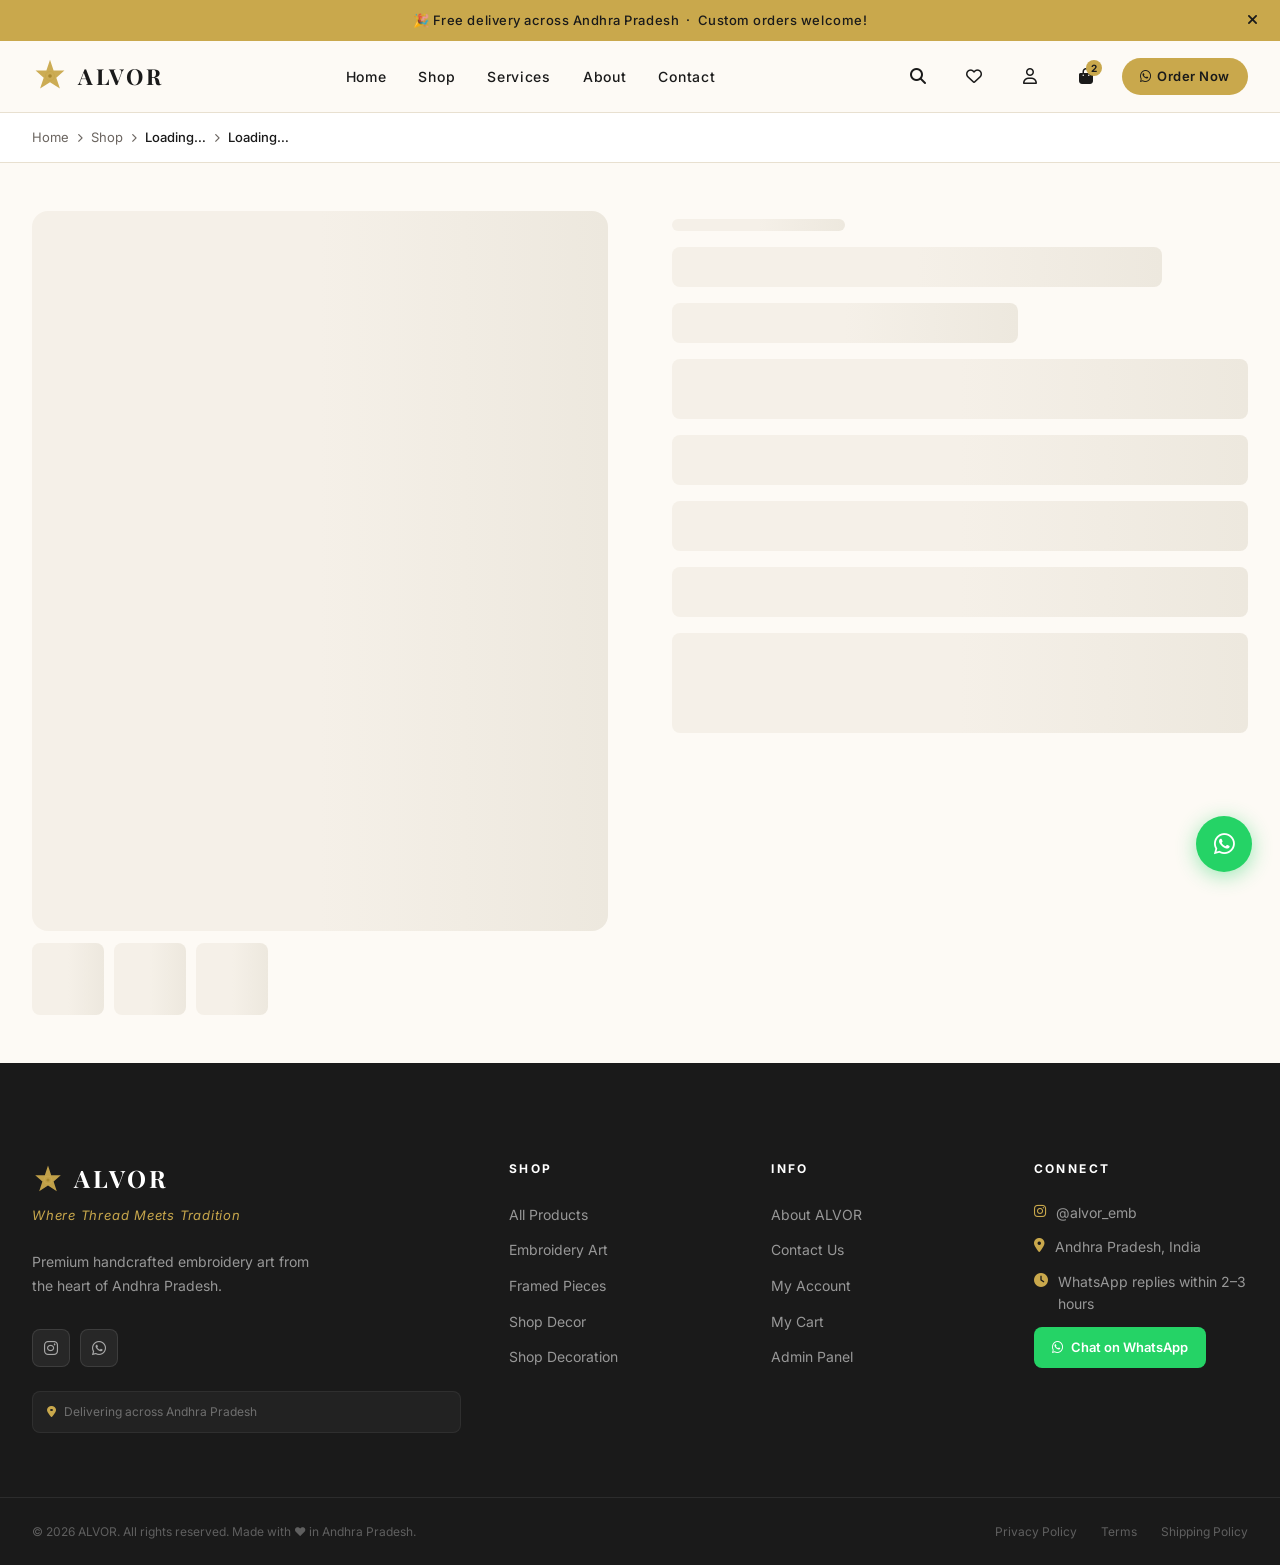
<file: product.html>
<!DOCTYPE html>
<html lang="en">
<head>
  <meta charset="UTF-8" />
  <meta name="viewport" content="width=device-width, initial-scale=1.0" />
  <title id="pageTitle">Product — ALVOR | Handcrafted Embroidery Art</title>
  <meta name="description" id="pageDesc" content="Premium handcrafted embroidery art from ALVOR, Andhra Pradesh." />

  <!-- Google Fonts -->
  <link rel="preconnect" href="https://fonts.googleapis.com" />
  <link rel="preconnect" href="https://fonts.gstatic.com" crossorigin />
  <link href="https://fonts.googleapis.com/css2?family=Playfair+Display:ital,wght@0,400;0,500;0,600;0,700;1,400;1,500&family=Inter:wght@300;400;500;600&display=swap" rel="stylesheet" />

  <!-- Font Awesome -->
  <link rel="stylesheet" href="https://cdnjs.cloudflare.com/ajax/libs/font-awesome/6.5.0/css/all.min.css" />

  <style>
    /* ══════════════════════════════════════════════════════
       CSS CUSTOM PROPERTIES
    ══════════════════════════════════════════════════════ */
    :root {
      --color-primary: #C9A84C;
      --color-primary-dark: #A8872E;
      --color-primary-light: #E8D5A3;
      --color-bg: #FDFAF5;
      --color-bg-secondary: #F5F0E8;
      --color-text: #1A1A1A;
      --color-text-muted: #6B6560;
      --color-border: #E8E0D0;
      --color-success: #1D9E75;
      --color-white: #FFFFFF;
      --color-dark: #1A1A1A;
      --color-dark-2: #2A2520;
      --font-heading: 'Playfair Display', Georgia, serif;
      --font-body: 'Inter', system-ui, sans-serif;
      --space-1: 8px;  --space-2: 16px; --space-3: 24px;
      --space-4: 32px; --space-5: 48px; --space-6: 64px;
      --space-7: 96px; --space-8: 128px;
      --radius-sm: 4px; --radius-md: 8px;
      --radius-lg: 16px; --radius-full: 9999px;
      --shadow-sm: 0 1px 3px rgba(0,0,0,0.08);
      --shadow-md: 0 4px 16px rgba(0,0,0,0.10);
      --shadow-lg: 0 8px 32px rgba(0,0,0,0.14);
      --shadow-xl: 0 20px 60px rgba(0,0,0,0.18);
      --transition: 0.3s cubic-bezier(0.4,0,0.2,1);
      --navbar-height: 72px;
    }

    /* ══════════════════════════════════════════════════════
       RESET & BASE
    ══════════════════════════════════════════════════════ */
    *, *::before, *::after { box-sizing: border-box; margin: 0; padding: 0; }
    html { scroll-behavior: smooth; font-size: 16px; }
    body { font-family: var(--font-body); background: var(--color-bg); color: var(--color-text); line-height: 1.6; overflow-x: hidden; }
    img { max-width: 100%; height: auto; display: block; }
    a { color: inherit; text-decoration: none; }
    button { cursor: pointer; border: none; background: none; font-family: var(--font-body); }
    ul { list-style: none; }
    input, select, textarea { font-family: var(--font-body); }
    ::-webkit-scrollbar { width: 6px; }
    ::-webkit-scrollbar-track { background: var(--color-bg-secondary); }
    ::-webkit-scrollbar-thumb { background: var(--color-primary); border-radius: 3px; }

    /* ══════════════════════════════════════════════════════
       ANNOUNCEMENT BAR
    ══════════════════════════════════════════════════════ */
    .announcement-bar {
      background: var(--color-primary); color: var(--color-dark);
      text-align: center; padding: 10px var(--space-4);
      font-size: 13px; font-weight: 500; letter-spacing: 0.04em;
      position: relative; z-index: 1001;
    }
    .announcement-bar.hidden { display: none; }
    .announcement-bar .close-btn {
      position: absolute; right: 16px; top: 50%; transform: translateY(-50%);
      width: 24px; height: 24px; display: flex; align-items: center; justify-content: center;
      border-radius: 50%; font-size: 14px; color: var(--color-dark); transition: background var(--transition);
    }
    .announcement-bar .close-btn:hover { background: rgba(0,0,0,0.1); }

    /* ══════════════════════════════════════════════════════
       NAVBAR
    ══════════════════════════════════════════════════════ */
    .navbar {
      position: sticky; top: 0; z-index: 1000; height: var(--navbar-height);
      display: flex; align-items: center; padding: 0 var(--space-4);
      background: rgba(253,250,245,0.97); backdrop-filter: blur(12px);
      border-bottom: 1px solid var(--color-border);
      transition: box-shadow var(--transition);
    }
    .navbar.scrolled { box-shadow: var(--shadow-md); }
    .navbar-inner {
      max-width: 1400px; width: 100%; margin: 0 auto;
      display: flex; align-items: center; justify-content: space-between; gap: var(--space-3);
    }
    .navbar-logo { display: flex; align-items: center; gap: 10px; flex-shrink: 0; }
    .navbar-logo .logo-svg { width: 36px; height: 36px; }
    .navbar-logo .brand-name { font-family: var(--font-heading); font-size: 22px; font-weight: 700; letter-spacing: 0.12em; color: var(--color-text); }
    .navbar-links { display: flex; align-items: center; gap: var(--space-4); }
    .navbar-links a {
      font-size: 14px; font-weight: 500; letter-spacing: 0.05em;
      color: var(--color-text); position: relative; padding-bottom: 2px;
      transition: color var(--transition);
    }
    .navbar-links a::after { content: ''; position: absolute; bottom: -2px; left: 0; width: 0; height: 1.5px; background: var(--color-primary); transition: width var(--transition); }
    .navbar-links a:hover::after { width: 100%; }
    .navbar-links a:hover { color: var(--color-primary-dark); }
    .navbar-actions { display: flex; align-items: center; gap: var(--space-2); }
    .nav-icon-btn {
      width: 40px; height: 40px; display: flex; align-items: center; justify-content: center;
      border-radius: var(--radius-full); font-size: 16px; color: var(--color-text);
      transition: background var(--transition), color var(--transition); position: relative;
    }
    .nav-icon-btn:hover { background: var(--color-bg-secondary); color: var(--color-primary-dark); }
    .cart-badge {
      position: absolute; top: 4px; right: 4px; background: var(--color-primary); color: var(--color-dark);
      font-size: 10px; font-weight: 700; width: 16px; height: 16px; border-radius: 50%;
      display: flex; align-items: center; justify-content: center;
    }
    .nav-order-btn {
      display: inline-flex; align-items: center; gap: 6px; padding: 8px 18px;
      background: var(--color-primary); color: var(--color-dark); font-size: 13px; font-weight: 600;
      letter-spacing: 0.04em; border-radius: var(--radius-full);
      transition: background var(--transition), transform var(--transition), box-shadow var(--transition);
    }
    .nav-order-btn:hover { background: var(--color-primary-dark); transform: translateY(-1px); box-shadow: 0 4px 12px rgba(201,168,76,0.35); }
    .hamburger { display: none; flex-direction: column; gap: 5px; width: 40px; height: 40px; align-items: center; justify-content: center; border-radius: var(--radius-md); transition: background var(--transition); }
    .hamburger:hover { background: var(--color-bg-secondary); }
    .hamburger span { display: block; width: 22px; height: 2px; background: var(--color-text); border-radius: 2px; transition: transform var(--transition), opacity var(--transition); }
    .hamburger.active span:nth-child(1) { transform: rotate(45deg) translate(5px,5px); }
    .hamburger.active span:nth-child(2) { opacity: 0; }
    .hamburger.active span:nth-child(3) { transform: rotate(-45deg) translate(5px,-5px); }

    /* Mobile Drawer */
    .mobile-drawer { position: fixed; top: 0; right: -100%; width: min(340px,90vw); height: 100vh; background: var(--color-bg); z-index: 1100; display: flex; flex-direction: column; padding: var(--space-4); transition: right 0.4s cubic-bezier(0.4,0,0.2,1); box-shadow: -8px 0 40px rgba(0,0,0,0.15); overflow-y: auto; }
    .mobile-drawer.open { right: 0; }
    .drawer-overlay { position: fixed; inset: 0; background: rgba(0,0,0,0.4); z-index: 1099; opacity: 0; pointer-events: none; transition: opacity var(--transition); }
    .drawer-overlay.active { opacity: 1; pointer-events: all; }
    .drawer-header { display: flex; align-items: center; justify-content: space-between; margin-bottom: var(--space-5); padding-bottom: var(--space-3); border-bottom: 1px solid var(--color-border); }
    .drawer-close { width: 36px; height: 36px; display: flex; align-items: center; justify-content: center; border-radius: var(--radius-full); font-size: 18px; color: var(--color-text-muted); transition: background var(--transition); }
    .drawer-close:hover { background: var(--color-bg-secondary); }
    .drawer-nav { display: flex; flex-direction: column; gap: 2px; flex: 1; }
    .drawer-nav a { padding: 14px 12px; font-size: 16px; font-weight: 500; color: var(--color-text); border-radius: var(--radius-md); display: flex; align-items: center; gap: 12px; transition: background var(--transition), color var(--transition); }
    .drawer-nav a i { width: 20px; color: var(--color-primary); }
    .drawer-nav a:hover { background: var(--color-bg-secondary); color: var(--color-primary-dark); }
    .drawer-actions { margin-top: var(--space-4); padding-top: var(--space-4); border-top: 1px solid var(--color-border); }
    .drawer-whatsapp-btn { display: flex; align-items: center; justify-content: center; gap: 8px; padding: 14px; background: #25D366; color: white; font-size: 15px; font-weight: 600; border-radius: var(--radius-md); transition: background var(--transition); }
    .drawer-whatsapp-btn:hover { background: #1DA851; }

    /* ══════════════════════════════════════════════════════
       BUTTONS
    ══════════════════════════════════════════════════════ */
    .btn {
      display: inline-flex; align-items: center; justify-content: center; gap: 8px;
      padding: 14px 28px; font-family: var(--font-body); font-size: 14px; font-weight: 600;
      letter-spacing: 0.04em; border-radius: var(--radius-full);
      transition: all var(--transition); cursor: pointer; border: 2px solid transparent;
    }
    .btn:active { transform: scale(0.97); }
    .btn-primary { background: var(--color-primary); color: var(--color-dark); border-color: var(--color-primary); }
    .btn-primary:hover { background: var(--color-primary-dark); border-color: var(--color-primary-dark); box-shadow: 0 6px 20px rgba(201,168,76,0.4); transform: translateY(-2px); }
    .btn-outline { background: transparent; color: var(--color-text); border-color: var(--color-border); }
    .btn-outline:hover { border-color: var(--color-text); background: var(--color-text); color: white; transform: translateY(-2px); }
    .btn-whatsapp { background: #25D366; color: white; border-color: #25D366; }
    .btn-whatsapp:hover { background: #1DA851; border-color: #1DA851; box-shadow: 0 6px 20px rgba(37,211,102,0.4); transform: translateY(-2px); }
    .btn-icon { padding: 12px 20px; }
    .btn-full { width: 100%; border-radius: var(--radius-md); }

    /* ══════════════════════════════════════════════════════
       BREADCRUMB
    ══════════════════════════════════════════════════════ */
    .breadcrumb-bar { background: var(--color-white); border-bottom: 1px solid var(--color-border); }
    .breadcrumb {
      max-width: 1300px; margin: 0 auto; padding: 14px var(--space-4);
      display: flex; align-items: center; gap: 8px; font-size: 13px; color: var(--color-text-muted); flex-wrap: wrap;
    }
    .breadcrumb a { color: var(--color-text-muted); transition: color var(--transition); }
    .breadcrumb a:hover { color: var(--color-primary-dark); }
    .breadcrumb i { font-size: 9px; }
    .breadcrumb .current { color: var(--color-text); font-weight: 500; }

    /* ══════════════════════════════════════════════════════
       PAGE SKELETON (loading state)
    ══════════════════════════════════════════════════════ */
    .skeleton {
      background: linear-gradient(90deg, var(--color-bg-secondary) 25%, #EDE8DE 50%, var(--color-bg-secondary) 75%);
      background-size: 200% 100%;
      animation: shimmer 1.4s infinite;
      border-radius: var(--radius-md);
    }
    @keyframes shimmer { from { background-position: 200% 0; } to { background-position: -200% 0; } }

    /* ══════════════════════════════════════════════════════
       PRODUCT SECTION WRAPPER
    ══════════════════════════════════════════════════════ */
    .product-section {
      max-width: 1300px; margin: 0 auto;
      padding: var(--space-5) var(--space-4);
    }
    .product-layout {
      display: grid;
      grid-template-columns: 1fr 1fr;
      gap: var(--space-6);
      align-items: start;
    }

    /* ══════════════════════════════════════════════════════
       LEFT COLUMN — IMAGE GALLERY
    ══════════════════════════════════════════════════════ */
    .gallery-col { position: sticky; top: calc(var(--navbar-height) + 20px); }

    /* Main image */
    .gallery-main {
      position: relative;
      border-radius: var(--radius-lg);
      overflow: hidden;
      background: var(--color-bg-secondary);
      aspect-ratio: 4/5;
      cursor: zoom-in;
      border: 1px solid var(--color-border);
    }
    .gallery-main img {
      width: 100%; height: 100%; object-fit: cover;
      transition: transform 0.4s ease;
      display: block;
    }
    .gallery-main:hover img { transform: scale(1.04); }
    .gallery-main .product-placeholder-large {
      width: 100%; height: 100%;
      display: flex; flex-direction: column; align-items: center; justify-content: center;
      gap: 16px;
      background: linear-gradient(135deg, #F5F0E8, #EDE5D5);
    }
    .gallery-main .product-placeholder-large i { font-size: 64px; color: var(--color-primary); opacity: 0.4; }
    .gallery-main .product-placeholder-large span { font-family: var(--font-heading); font-size: 20px; color: var(--color-text-muted); letter-spacing: 0.15em; }

    /* Gallery badge */
    .gallery-badge {
      position: absolute; top: 16px; left: 16px;
      padding: 5px 12px; font-size: 11px; font-weight: 700;
      letter-spacing: 0.1em; text-transform: uppercase; border-radius: var(--radius-full); z-index: 2;
    }
    .badge-new { background: var(--color-primary); color: var(--color-dark); }
    .badge-bestseller { background: var(--color-dark); color: var(--color-primary); }
    .badge-sale { background: #E53935; color: white; }

    /* Gallery share btn */
    .gallery-share-row {
      position: absolute; top: 16px; right: 16px;
      display: flex; flex-direction: column; gap: 8px; z-index: 2;
    }
    .gallery-action-btn {
      width: 38px; height: 38px;
      background: rgba(255,255,255,0.92); backdrop-filter: blur(6px);
      border-radius: 50%; display: flex; align-items: center; justify-content: center;
      font-size: 15px; color: var(--color-text-muted);
      transition: all var(--transition); box-shadow: var(--shadow-sm);
    }
    .gallery-action-btn:hover { background: white; color: var(--color-primary-dark); box-shadow: var(--shadow-md); }
    .gallery-action-btn.wishlisted { color: #E53935; }

    /* Zoom indicator */
    .zoom-hint {
      position: absolute; bottom: 14px; right: 14px;
      background: rgba(0,0,0,0.55); color: white;
      font-size: 11px; padding: 4px 10px; border-radius: var(--radius-full);
      letter-spacing: 0.06em; pointer-events: none;
      opacity: 0; transition: opacity var(--transition);
    }
    .gallery-main:hover .zoom-hint { opacity: 1; }

    /* Thumbnails */
    .gallery-thumbs {
      display: flex; gap: 10px; margin-top: 12px; flex-wrap: wrap;
    }
    .gallery-thumb {
      width: 72px; height: 72px; border-radius: var(--radius-md);
      overflow: hidden; cursor: pointer; flex-shrink: 0;
      border: 2px solid var(--color-border);
      transition: border-color var(--transition), transform var(--transition);
      background: var(--color-bg-secondary);
    }
    .gallery-thumb img { width: 100%; height: 100%; object-fit: cover; }
    .gallery-thumb.active { border-color: var(--color-primary); }
    .gallery-thumb:hover { border-color: var(--color-primary-dark); transform: translateY(-2px); }
    .gallery-thumb .thumb-placeholder {
      width: 100%; height: 100%;
      display: flex; align-items: center; justify-content: center;
      background: linear-gradient(135deg, #EDE5D5, #E0D5C0);
    }
    .gallery-thumb .thumb-placeholder i { font-size: 22px; color: var(--color-primary); opacity: 0.5; }

    /* ══════════════════════════════════════════════════════
       RIGHT COLUMN — PRODUCT INFO
    ══════════════════════════════════════════════════════ */
    .info-col { display: flex; flex-direction: column; gap: var(--space-3); }

    /* Category tag */
    .product-category-tag {
      font-size: 11px; font-weight: 700; letter-spacing: 0.2em;
      text-transform: uppercase; color: var(--color-primary-dark);
    }

    /* Title */
    .product-title {
      font-family: var(--font-heading);
      font-size: clamp(24px, 3.5vw, 36px);
      font-weight: 600; color: var(--color-text); line-height: 1.18;
    }

    /* Ratings row */
    .product-ratings {
      display: flex; align-items: center; gap: 12px; flex-wrap: wrap;
    }
    .stars-row { display: flex; align-items: center; gap: 3px; }
    .stars-row i { font-size: 14px; color: var(--color-primary); }
    .rating-number { font-size: 14px; font-weight: 600; color: var(--color-text); }
    .review-link {
      font-size: 13px; color: var(--color-primary-dark); text-decoration: underline;
      cursor: pointer; transition: color var(--transition);
    }
    .review-link:hover { color: var(--color-primary); }
    .rating-divider { width: 1px; height: 14px; background: var(--color-border); }
    .stock-indicator {
      display: flex; align-items: center; gap: 5px;
      font-size: 13px; font-weight: 500;
    }
    .stock-dot { width: 8px; height: 8px; border-radius: 50%; }
    .stock-dot.in { background: var(--color-success); }
    .stock-dot.low { background: #F59E0B; }
    .stock-dot.out { background: #E53935; }

    /* Price */
    .product-price-row {
      display: flex; align-items: baseline; gap: 12px; flex-wrap: wrap;
      padding: var(--space-2) var(--space-3);
      background: var(--color-bg-secondary);
      border-radius: var(--radius-md);
      border: 1px solid var(--color-border);
    }
    .price-main { font-family: var(--font-heading); font-size: 34px; font-weight: 700; color: var(--color-primary-dark); }
    .price-orig { font-size: 18px; color: var(--color-text-muted); text-decoration: line-through; }
    .price-discount-badge {
      padding: 4px 12px; background: rgba(229,57,53,0.1); color: #E53935;
      font-size: 13px; font-weight: 700; border-radius: var(--radius-full);
      border: 1px solid rgba(229,57,53,0.2);
    }

    /* Short desc */
    .product-short-desc { font-size: 15px; color: var(--color-text-muted); line-height: 1.75; }

    /* Divider */
    .info-divider { height: 1px; background: var(--color-border); }

    /* Size selector */
    .selector-label {
      font-size: 13px; font-weight: 700; letter-spacing: 0.06em;
      text-transform: uppercase; color: var(--color-text); margin-bottom: 10px;
      display: flex; align-items: center; justify-content: space-between;
    }
    .size-guide-link { font-size: 12px; font-weight: 500; color: var(--color-primary-dark); text-decoration: underline; text-transform: none; letter-spacing: 0; cursor: pointer; }
    .size-options { display: flex; gap: 8px; flex-wrap: wrap; }
    .size-btn {
      padding: 8px 18px; border-radius: var(--radius-full);
      border: 1.5px solid var(--color-border); font-size: 14px; font-weight: 500;
      color: var(--color-text-muted); transition: all var(--transition);
      min-width: 60px; text-align: center;
    }
    .size-btn:hover:not(.unavailable) { border-color: var(--color-primary); color: var(--color-primary-dark); }
    .size-btn.active { background: var(--color-dark); color: var(--color-primary); border-color: var(--color-dark); font-weight: 600; }
    .size-btn.unavailable { opacity: 0.35; cursor: not-allowed; text-decoration: line-through; }

    /* Quantity selector */
    .qty-row { display: flex; align-items: center; gap: 12px; }
    .qty-selector {
      display: flex; align-items: center;
      border: 1.5px solid var(--color-border); border-radius: var(--radius-full);
      overflow: hidden;
    }
    .qty-btn {
      width: 42px; height: 42px; display: flex; align-items: center; justify-content: center;
      font-size: 18px; color: var(--color-text-muted);
      transition: background var(--transition), color var(--transition);
    }
    .qty-btn:hover { background: var(--color-bg-secondary); color: var(--color-text); }
    .qty-input {
      width: 52px; height: 42px; text-align: center; border: none; border-left: 1.5px solid var(--color-border); border-right: 1.5px solid var(--color-border);
      font-size: 16px; font-weight: 600; color: var(--color-text); background: var(--color-white);
      outline: none;
    }
    .qty-label { font-size: 13px; color: var(--color-text-muted); }

    /* Delivery estimate */
    .delivery-box {
      display: flex; align-items: flex-start; gap: 12px;
      padding: 14px var(--space-3);
      background: rgba(29,158,117,0.07);
      border: 1px solid rgba(29,158,117,0.2);
      border-radius: var(--radius-md);
    }
    .delivery-box i { font-size: 20px; color: var(--color-success); margin-top: 2px; flex-shrink: 0; }
    .delivery-title { font-size: 14px; font-weight: 600; color: var(--color-success); margin-bottom: 2px; }
    .delivery-sub { font-size: 13px; color: var(--color-text-muted); }

    /* CTA buttons */
    .cta-buttons { display: flex; flex-direction: column; gap: 10px; }
    .cta-buttons .btn { border-radius: var(--radius-md); font-size: 15px; padding: 15px 24px; }

    /* Share row */
    .share-row {
      display: flex; align-items: center; gap: 10px; flex-wrap: wrap;
    }
    .share-label { font-size: 13px; color: var(--color-text-muted); font-weight: 500; }
    .share-btn {
      display: inline-flex; align-items: center; gap: 6px;
      padding: 7px 14px; border-radius: var(--radius-full);
      border: 1px solid var(--color-border);
      font-size: 12px; font-weight: 600; color: var(--color-text-muted);
      transition: all var(--transition);
    }
    .share-btn:hover { border-color: var(--color-primary); color: var(--color-primary-dark); background: var(--color-bg-secondary); }
    .share-btn.whatsapp:hover { background: #25D366; color: white; border-color: #25D366; }
    .share-btn.instagram:hover { background: #E1306C; color: white; border-color: #E1306C; }
    .share-btn.copy:hover { background: var(--color-dark); color: white; border-color: var(--color-dark); }

    /* Trust badges */
    .trust-badges {
      display: grid; grid-template-columns: repeat(4, 1fr);
      gap: 8px;
      padding: var(--space-3);
      background: var(--color-bg-secondary);
      border-radius: var(--radius-md);
      border: 1px solid var(--color-border);
    }
    .trust-badge {
      display: flex; flex-direction: column; align-items: center; gap: 6px;
      text-align: center;
    }
    .trust-badge i { font-size: 20px; color: var(--color-primary); }
    .trust-badge span { font-size: 11px; font-weight: 600; color: var(--color-text-muted); line-height: 1.3; letter-spacing: 0.02em; }

    /* ══════════════════════════════════════════════════════
       TABS SECTION (below fold)
    ══════════════════════════════════════════════════════ */
    .tabs-section { max-width: 1300px; margin: 0 auto; padding: 0 var(--space-4) var(--space-5); }

    .tabs-header {
      display: flex; gap: 0;
      border-bottom: 2px solid var(--color-border);
      overflow-x: auto;
      scrollbar-width: none;
    }
    .tabs-header::-webkit-scrollbar { display: none; }

    .tab-btn {
      padding: 14px var(--space-3); font-size: 14px; font-weight: 600;
      letter-spacing: 0.04em; color: var(--color-text-muted);
      border-bottom: 2px solid transparent; margin-bottom: -2px;
      white-space: nowrap; transition: color var(--transition), border-color var(--transition);
    }
    .tab-btn:hover { color: var(--color-primary-dark); }
    .tab-btn.active { color: var(--color-primary-dark); border-bottom-color: var(--color-primary); }

    .tab-panel { display: none; padding: var(--space-5) 0; }
    .tab-panel.active { display: block; }

    /* Description tab */
    .product-full-desc {
      font-size: 15px; color: var(--color-text-muted); line-height: 1.85;
      max-width: 720px;
    }
    .product-full-desc p { margin-bottom: 16px; }
    .product-full-desc h3 { font-family: var(--font-heading); font-size: 20px; color: var(--color-text); margin-bottom: 12px; margin-top: var(--space-3); }
    .product-detail-list { list-style: none; display: flex; flex-direction: column; gap: 10px; margin-bottom: 16px; }
    .product-detail-list li { display: flex; align-items: flex-start; gap: 10px; font-size: 14px; color: var(--color-text-muted); }
    .product-detail-list li i { color: var(--color-primary); margin-top: 2px; flex-shrink: 0; }

    /* Size guide tab */
    .size-guide-table {
      width: 100%; border-collapse: collapse;
      font-size: 14px; max-width: 600px;
    }
    .size-guide-table th {
      background: var(--color-dark); color: var(--color-primary);
      padding: 12px 16px; text-align: left;
      font-size: 12px; font-weight: 700; letter-spacing: 0.1em; text-transform: uppercase;
    }
    .size-guide-table td {
      padding: 12px 16px; border-bottom: 1px solid var(--color-border);
      color: var(--color-text-muted); vertical-align: top;
    }
    .size-guide-table tr:nth-child(even) td { background: var(--color-bg-secondary); }
    .size-guide-note {
      font-size: 13px; color: var(--color-text-muted);
      margin-top: 16px; padding: 12px 16px;
      background: rgba(201,168,76,0.07); border-radius: var(--radius-md);
      border-left: 3px solid var(--color-primary);
    }

    /* Delivery tab */
    .delivery-steps { display: flex; flex-direction: column; gap: var(--space-3); max-width: 580px; }
    .delivery-step {
      display: flex; align-items: flex-start; gap: var(--space-2);
    }
    .step-num {
      width: 36px; height: 36px; border-radius: 50%;
      background: var(--color-primary); color: var(--color-dark);
      font-size: 14px; font-weight: 700;
      display: flex; align-items: center; justify-content: center; flex-shrink: 0;
    }
    .step-content-title { font-size: 15px; font-weight: 600; color: var(--color-text); margin-bottom: 2px; }
    .step-content-desc { font-size: 14px; color: var(--color-text-muted); line-height: 1.6; }
    .delivery-info-grid {
      display: grid; grid-template-columns: repeat(3, 1fr); gap: var(--space-3);
      margin-bottom: var(--space-4);
    }
    .delivery-info-card {
      padding: var(--space-3); background: var(--color-white);
      border: 1px solid var(--color-border); border-radius: var(--radius-md); text-align: center;
    }
    .delivery-info-card i { font-size: 24px; color: var(--color-primary); margin-bottom: 8px; }
    .delivery-info-card .d-title { font-size: 14px; font-weight: 600; color: var(--color-text); margin-bottom: 4px; }
    .delivery-info-card .d-sub { font-size: 13px; color: var(--color-text-muted); }

    /* Reviews tab */
    .reviews-summary {
      display: grid; grid-template-columns: auto 1fr;
      gap: var(--space-4); align-items: center;
      padding: var(--space-4);
      background: var(--color-white); border: 1px solid var(--color-border);
      border-radius: var(--radius-lg); margin-bottom: var(--space-4);
    }
    .reviews-big-score {
      text-align: center;
      padding: 0 var(--space-3);
      border-right: 1px solid var(--color-border);
    }
    .big-rating { font-family: var(--font-heading); font-size: 56px; font-weight: 700; color: var(--color-primary-dark); line-height: 1; }
    .big-stars { display: flex; gap: 4px; justify-content: center; margin: 6px 0; }
    .big-stars i { font-size: 18px; color: var(--color-primary); }
    .big-count { font-size: 13px; color: var(--color-text-muted); }
    .reviews-breakdown { display: flex; flex-direction: column; gap: 8px; }
    .breakdown-row { display: flex; align-items: center; gap: 10px; }
    .breakdown-label { font-size: 13px; color: var(--color-text-muted); white-space: nowrap; width: 36px; text-align: right; }
    .breakdown-bar { flex: 1; height: 8px; background: var(--color-bg-secondary); border-radius: var(--radius-full); overflow: hidden; }
    .breakdown-fill { height: 100%; background: var(--color-primary); border-radius: var(--radius-full); transition: width 0.8s ease; }
    .breakdown-count { font-size: 12px; color: var(--color-text-muted); width: 20px; }

    /* Write review */
    .write-review-toggle {
      display: flex; align-items: center; justify-content: space-between;
      margin-bottom: var(--space-4);
    }
    .write-review-form {
      background: var(--color-white); border: 1px solid var(--color-border);
      border-radius: var(--radius-lg); padding: var(--space-4);
      margin-bottom: var(--space-4); display: none;
    }
    .write-review-form.open { display: block; }
    .form-label { font-size: 13px; font-weight: 600; color: var(--color-text); margin-bottom: 6px; display: block; }
    .form-input {
      width: 100%; padding: 10px 14px;
      border: 1.5px solid var(--color-border); border-radius: var(--radius-md);
      font-size: 14px; color: var(--color-text); background: var(--color-bg);
      transition: border-color var(--transition);
    }
    .form-input:focus { outline: none; border-color: var(--color-primary); }
    .form-textarea { min-height: 100px; resize: vertical; }
    .star-select { display: flex; gap: 8px; margin-bottom: var(--space-3); }
    .star-select i { font-size: 24px; color: var(--color-border); cursor: pointer; transition: color var(--transition); }
    .star-select i.selected, .star-select i:hover, .star-select i.hovered { color: var(--color-primary); }
    .form-row { display: grid; grid-template-columns: 1fr 1fr; gap: var(--space-2); margin-bottom: var(--space-2); }

    /* Individual reviews */
    .reviews-list { display: flex; flex-direction: column; gap: var(--space-3); }
    .review-card {
      background: var(--color-white); border: 1px solid var(--color-border);
      border-radius: var(--radius-lg); padding: var(--space-3);
    }
    .review-header { display: flex; align-items: flex-start; justify-content: space-between; margin-bottom: var(--space-2); }
    .reviewer { display: flex; align-items: center; gap: 12px; }
    .reviewer-avatar {
      width: 44px; height: 44px; border-radius: 50%; flex-shrink: 0;
      background: linear-gradient(135deg, var(--color-primary), var(--color-primary-dark));
      display: flex; align-items: center; justify-content: center;
      font-family: var(--font-heading); font-size: 17px; font-weight: 600; color: var(--color-dark);
    }
    .reviewer-name { font-size: 14px; font-weight: 600; color: var(--color-text); }
    .reviewer-date { font-size: 12px; color: var(--color-text-muted); }
    .review-stars { display: flex; gap: 3px; }
    .review-stars i { font-size: 13px; color: var(--color-primary); }
    .review-text { font-size: 14px; color: var(--color-text-muted); line-height: 1.75; }
    .reviews-empty {
      text-align: center; padding: var(--space-5);
      font-size: 15px; color: var(--color-text-muted);
    }
    .reviews-empty i { font-size: 40px; color: var(--color-border); display: block; margin-bottom: 12px; }

    /* ══════════════════════════════════════════════════════
       RECENTLY VIEWED
    ══════════════════════════════════════════════════════ */
    .recently-section, .related-section {
      max-width: 1300px; margin: 0 auto;
      padding: 0 var(--space-4) var(--space-7);
    }
    .section-heading-row {
      display: flex; align-items: center; justify-content: space-between;
      margin-bottom: var(--space-4);
    }
    .section-heading {
      font-family: var(--font-heading); font-size: 26px; font-weight: 600; color: var(--color-text);
    }
    .section-heading-link { font-size: 14px; font-weight: 500; color: var(--color-primary-dark); }
    .section-heading-link:hover { text-decoration: underline; }

    /* Ornament */
    .ornament-divider {
      display: flex; align-items: center; gap: var(--space-2);
      margin-bottom: var(--space-4);
    }
    .ornament-divider::before, .ornament-divider::after { content: ''; flex: 1; height: 1px; background: var(--color-border); }
    .ornament-divider i { font-size: 12px; color: var(--color-primary); }

    /* Mini product cards */
    .mini-grid { display: grid; grid-template-columns: repeat(4, 1fr); gap: var(--space-3); }

    .mini-card {
      background: var(--color-white); border: 1px solid var(--color-border);
      border-radius: var(--radius-lg); overflow: hidden;
      transition: transform var(--transition), box-shadow var(--transition);
    }
    .mini-card:hover { transform: translateY(-5px); box-shadow: var(--shadow-lg); }
    .mini-card-image {
      aspect-ratio: 1; overflow: hidden; background: var(--color-bg-secondary);
      position: relative; display: block;
    }
    .mini-card-image img { width: 100%; height: 100%; object-fit: cover; transition: transform 0.5s ease; }
    .mini-card:hover .mini-card-image img { transform: scale(1.06); }
    .mini-card-image .product-placeholder {
      width: 100%; height: 100%;
      display: flex; flex-direction: column; align-items: center; justify-content: center;
      gap: 8px; background: linear-gradient(135deg, #F5F0E8, #EDE5D5);
    }
    .mini-card-image .product-placeholder i { font-size: 28px; color: var(--color-primary); opacity: 0.4; }
    .mini-card-image .product-placeholder span { font-size: 10px; color: var(--color-text-muted); letter-spacing: 0.1em; }
    .mini-card-body { padding: 12px; }
    .mini-card-title { font-family: var(--font-heading); font-size: 14px; font-weight: 500; color: var(--color-text); margin-bottom: 4px; line-height: 1.3; }
    .mini-card-price { font-size: 15px; font-weight: 700; color: var(--color-primary-dark); margin-bottom: 8px; }
    .mini-card-btn { width: 100%; padding: 8px; background: var(--color-bg-secondary); color: var(--color-text); font-size: 12px; font-weight: 600; border-radius: var(--radius-md); transition: background var(--transition), color var(--transition); }
    .mini-card-btn:hover { background: var(--color-primary); color: var(--color-dark); }

    /* ══════════════════════════════════════════════════════
       SIZE GUIDE MODAL
    ══════════════════════════════════════════════════════ */
    .modal-overlay {
      position: fixed; inset: 0; background: rgba(0,0,0,0.5);
      z-index: 2000; display: flex; align-items: center; justify-content: center;
      padding: var(--space-4); opacity: 0; pointer-events: none;
      transition: opacity var(--transition);
    }
    .modal-overlay.open { opacity: 1; pointer-events: all; }
    .modal-box {
      background: var(--color-white); border-radius: var(--radius-lg);
      max-width: 560px; width: 100%; max-height: 85vh; overflow-y: auto;
      padding: var(--space-4);
      transform: scale(0.95) translateY(16px);
      transition: transform var(--transition);
      position: relative;
    }
    .modal-overlay.open .modal-box { transform: scale(1) translateY(0); }
    .modal-close-btn {
      position: absolute; top: 16px; right: 16px;
      width: 34px; height: 34px; border-radius: 50%;
      background: var(--color-bg-secondary);
      display: flex; align-items: center; justify-content: center;
      font-size: 16px; color: var(--color-text-muted);
      transition: background var(--transition);
    }
    .modal-close-btn:hover { background: var(--color-border); }
    .modal-title { font-family: var(--font-heading); font-size: 22px; font-weight: 600; color: var(--color-text); margin-bottom: var(--space-3); }

    /* ══════════════════════════════════════════════════════
       TOAST
    ══════════════════════════════════════════════════════ */
    .toast-container { position: fixed; bottom: 100px; right: 28px; z-index: 9999; display: flex; flex-direction: column; gap: 10px; pointer-events: none; }
    .toast { padding: 12px 18px; border-radius: var(--radius-md); font-size: 14px; font-weight: 500; box-shadow: var(--shadow-lg); opacity: 0; transform: translateX(20px); transition: all 0.3s ease; pointer-events: all; max-width: 300px; display: flex; align-items: center; gap: 10px; }
    .toast.show { opacity: 1; transform: translateX(0); }
    .toast-success { background: var(--color-success); color: white; }
    .toast-error { background: #E53935; color: white; }
    .toast-info { background: var(--color-dark); color: white; }

    /* ══════════════════════════════════════════════════════
       FOOTER
    ══════════════════════════════════════════════════════ */
    .footer { background: var(--color-dark); color: rgba(255,255,255,0.75); padding: var(--space-7) 0 0; }
    .footer-grid { max-width: 1300px; margin: 0 auto; padding: 0 var(--space-4) var(--space-6); display: grid; grid-template-columns: 2fr 1fr 1fr 1fr; gap: var(--space-5); border-bottom: 1px solid rgba(255,255,255,0.08); }
    .footer-brand .brand-name { font-family: var(--font-heading); font-size: 24px; font-weight: 700; letter-spacing: 0.12em; color: var(--color-white); margin-bottom: 4px; }
    .footer-tagline { font-size: 13px; color: var(--color-primary); letter-spacing: 0.06em; font-style: italic; margin-bottom: var(--space-3); }
    .footer-brand-desc { font-size: 14px; line-height: 1.7; color: rgba(255,255,255,0.55); margin-bottom: var(--space-4); max-width: 280px; }
    .footer-social { display: flex; gap: 10px; }
    .footer-social-btn { width: 38px; height: 38px; border-radius: var(--radius-md); background: rgba(255,255,255,0.06); border: 1px solid rgba(255,255,255,0.1); display: flex; align-items: center; justify-content: center; font-size: 16px; color: rgba(255,255,255,0.6); transition: all var(--transition); }
    .footer-social-btn:hover { background: var(--color-primary); border-color: var(--color-primary); color: var(--color-dark); transform: translateY(-2px); }
    .footer-delivery-note { display: flex; align-items: center; gap: 8px; font-size: 12px; color: rgba(255,255,255,0.35); margin-top: var(--space-3); padding: 10px 14px; background: rgba(255,255,255,0.04); border-radius: var(--radius-md); border: 1px solid rgba(255,255,255,0.06); }
    .footer-delivery-note i { color: var(--color-primary); }
    .footer-col-title { font-size: 12px; font-weight: 700; letter-spacing: 0.2em; text-transform: uppercase; color: var(--color-white); margin-bottom: var(--space-3); }
    .footer-links { display: flex; flex-direction: column; gap: 10px; }
    .footer-links a { font-size: 14px; color: rgba(255,255,255,0.55); transition: color var(--transition); }
    .footer-links a:hover { color: var(--color-primary); }
    .footer-contact-item { display: flex; align-items: flex-start; gap: 10px; font-size: 14px; color: rgba(255,255,255,0.55); margin-bottom: 12px; }
    .footer-contact-item i { color: var(--color-primary); margin-top: 2px; flex-shrink: 0; }
    .footer-whatsapp-btn { display: inline-flex; align-items: center; gap: 8px; padding: 10px 18px; background: #25D366; color: white; font-size: 13px; font-weight: 600; border-radius: var(--radius-md); transition: background var(--transition), transform var(--transition); }
    .footer-whatsapp-btn:hover { background: #1DA851; transform: translateY(-2px); }
    .footer-bottom { max-width: 1300px; margin: 0 auto; padding: var(--space-3) var(--space-4); display: flex; align-items: center; justify-content: space-between; gap: var(--space-2); flex-wrap: wrap; }
    .footer-bottom-copy { font-size: 12px; color: rgba(255,255,255,0.3); }
    .footer-bottom-links { display: flex; gap: var(--space-3); }
    .footer-bottom-links a { font-size: 12px; color: rgba(255,255,255,0.3); transition: color var(--transition); }
    .footer-bottom-links a:hover { color: var(--color-primary); }

    /* Floating WhatsApp */
    .float-whatsapp { position: fixed; bottom: 28px; right: 28px; width: 56px; height: 56px; background: #25D366; border-radius: 50%; display: flex; align-items: center; justify-content: center; font-size: 24px; color: white; box-shadow: 0 4px 20px rgba(37,211,102,0.45); z-index: 999; transition: transform var(--transition), box-shadow var(--transition); animation: waPulse 3s ease-in-out infinite; }
    .float-whatsapp:hover { transform: scale(1.1); box-shadow: 0 6px 28px rgba(37,211,102,0.55); animation: none; }
    @keyframes waPulse { 0%,100% { box-shadow: 0 4px 20px rgba(37,211,102,0.45); } 50% { box-shadow: 0 4px 20px rgba(37,211,102,0.45), 0 0 0 10px rgba(37,211,102,0.08); } }

    /* ══════════════════════════════════════════════════════
       RESPONSIVE
    ══════════════════════════════════════════════════════ */
    @media (max-width: 1024px) {
      .product-layout { grid-template-columns: 1fr 1fr; gap: var(--space-4); }
      .gallery-col { position: static; }
      .mini-grid { grid-template-columns: repeat(3, 1fr); }
      .trust-badges { grid-template-columns: repeat(2, 1fr); }
      .footer-grid { grid-template-columns: 1fr 1fr; gap: var(--space-4); }
    }
    @media (max-width: 900px) {
      .navbar-links { display: none; }
      .nav-order-btn { display: none; }
      .hamburger { display: flex; }
      .delivery-info-grid { grid-template-columns: 1fr 1fr; }
    }
    @media (max-width: 768px) {
      .product-layout { grid-template-columns: 1fr; }
      .gallery-col { position: static; }
      .mini-grid { grid-template-columns: repeat(2, 1fr); }
      .reviews-summary { grid-template-columns: 1fr; }
      .reviews-big-score { border-right: none; border-bottom: 1px solid var(--color-border); padding-bottom: var(--space-3); }
      .form-row { grid-template-columns: 1fr; }
      .footer-grid { grid-template-columns: 1fr; }
      .footer-bottom { flex-direction: column; text-align: center; }
    }
    @media (max-width: 480px) {
      .product-section { padding: var(--space-3) var(--space-2); }
      .tabs-section, .recently-section, .related-section { padding-left: var(--space-2); padding-right: var(--space-2); }
      .mini-grid { grid-template-columns: repeat(2, 1fr); gap: var(--space-2); }
      .trust-badges { grid-template-columns: repeat(2, 1fr); }
      .delivery-info-grid { grid-template-columns: 1fr; }
      .float-whatsapp { bottom: 20px; right: 20px; width: 50px; height: 50px; font-size: 20px; }
    }
  </style>
</head>
<body>

  <!-- ── ANNOUNCEMENT BAR ──────────────────────────────── -->
  <div class="announcement-bar" id="announcementBar">
    <span id="announcementText">🎉 Free delivery across Andhra Pradesh &nbsp;·&nbsp; Custom orders welcome!</span>
    <button class="close-btn" onclick="dismissAnnouncement()" aria-label="Dismiss"><i class="fas fa-times"></i></button>
  </div>

  <!-- ── NAVBAR ────────────────────────────────────────── -->
  <nav class="navbar" id="navbar">
    <div class="navbar-inner">
      <a href="index.html" class="navbar-logo">
        <svg class="logo-svg" viewBox="0 0 40 40" xmlns="http://www.w3.org/2000/svg" fill="none">
          <polygon points="20,2 24,14 36,14 27,22 31,34 20,27 9,34 13,22 4,14 16,14" fill="#C9A84C" opacity="0.95"/>
          <circle cx="20" cy="20" r="5" fill="none" stroke="#C9A84C" stroke-width="1.2"/>
          <circle cx="20" cy="20" r="2" fill="#A8872E"/>
        </svg>
        <span class="brand-name">ALVOR</span>
      </a>
      <ul class="navbar-links">
        <li><a href="index.html">Home</a></li>
        <li><a href="shop.html">Shop</a></li>
        <li><a href="services.html">Services</a></li>
        <li><a href="about.html">About</a></li>
        <li><a href="contact.html">Contact</a></li>
      </ul>
      <div class="navbar-actions">
        <a href="shop.html" class="nav-icon-btn" aria-label="Search"><i class="fas fa-search"></i></a>
        <a href="account.html" class="nav-icon-btn" aria-label="Wishlist"><i class="far fa-heart"></i></a>
        <a href="account.html" class="nav-icon-btn" aria-label="Account"><i class="far fa-user"></i></a>
        <a href="cart.html" class="nav-icon-btn" aria-label="Cart">
          <i class="fas fa-shopping-bag"></i>
          <span class="cart-badge" id="cartBadge">0</span>
        </a>
        <a href="https://wa.me/919182492525" target="_blank" class="nav-order-btn"><i class="fab fa-whatsapp"></i> Order Now</a>
        <button class="hamburger" id="hamburger" aria-label="Menu"><span></span><span></span><span></span></button>
      </div>
    </div>
  </nav>

  <!-- Mobile Drawer -->
  <div class="drawer-overlay" id="drawerOverlay" onclick="closeDrawer()"></div>
  <div class="mobile-drawer" id="mobileDrawer">
    <div class="drawer-header">
      <a href="index.html" class="navbar-logo">
        <svg class="logo-svg" viewBox="0 0 40 40" xmlns="http://www.w3.org/2000/svg" fill="none">
          <polygon points="20,2 24,14 36,14 27,22 31,34 20,27 9,34 13,22 4,14 16,14" fill="#C9A84C" opacity="0.95"/>
          <circle cx="20" cy="20" r="5" fill="none" stroke="#C9A84C" stroke-width="1.2"/>
          <circle cx="20" cy="20" r="2" fill="#A8872E"/>
        </svg>
        <span class="brand-name">ALVOR</span>
      </a>
      <button class="drawer-close" onclick="closeDrawer()"><i class="fas fa-times"></i></button>
    </div>
    <nav class="drawer-nav">
      <a href="index.html"><i class="fas fa-home"></i> Home</a>
      <a href="shop.html"><i class="fas fa-store"></i> Shop</a>
      <a href="services.html"><i class="fas fa-paint-brush"></i> Services</a>
      <a href="about.html"><i class="fas fa-info-circle"></i> About</a>
      <a href="contact.html"><i class="fas fa-envelope"></i> Contact</a>
      <a href="cart.html"><i class="fas fa-shopping-bag"></i> Cart <span id="drawerCartCount" style="margin-left:auto;background:var(--color-primary);color:var(--color-dark);font-size:11px;font-weight:700;padding:2px 8px;border-radius:99px;">0</span></a>
      <a href="account.html"><i class="far fa-user"></i> My Account</a>
    </nav>
    <div class="drawer-actions">
      <a href="https://wa.me/919182492525" target="_blank" class="drawer-whatsapp-btn"><i class="fab fa-whatsapp"></i> Order on WhatsApp</a>
    </div>
  </div>

  <!-- ── BREADCRUMB ─────────────────────────────────────── -->
  <div class="breadcrumb-bar">
    <nav class="breadcrumb" aria-label="Breadcrumb" id="breadcrumb">
      <a href="index.html">Home</a>
      <i class="fas fa-chevron-right"></i>
      <a href="shop.html">Shop</a>
      <i class="fas fa-chevron-right"></i>
      <span class="current" id="breadcrumbCategory">Loading…</span>
      <i class="fas fa-chevron-right"></i>
      <span class="current" id="breadcrumbTitle">Loading…</span>
    </nav>
  </div>

  <!-- ══════════════════════════════════════════════════════
       PRODUCT DETAIL — TWO COLUMN LAYOUT
  ══════════════════════════════════════════════════════ -->
  <div class="product-section" id="productSection">

    <!-- Loading skeleton -->
    <div class="product-layout" id="productSkeleton">
      <div>
        <div class="skeleton" style="aspect-ratio:4/5;border-radius:var(--radius-lg);margin-bottom:12px;"></div>
        <div style="display:flex;gap:10px;">
          <div class="skeleton" style="width:72px;height:72px;border-radius:var(--radius-md);"></div>
          <div class="skeleton" style="width:72px;height:72px;border-radius:var(--radius-md);"></div>
          <div class="skeleton" style="width:72px;height:72px;border-radius:var(--radius-md);"></div>
        </div>
      </div>
      <div style="display:flex;flex-direction:column;gap:16px;padding-top:8px;">
        <div class="skeleton" style="height:12px;width:30%;"></div>
        <div class="skeleton" style="height:40px;width:85%;"></div>
        <div class="skeleton" style="height:40px;width:60%;"></div>
        <div class="skeleton" style="height:60px;"></div>
        <div class="skeleton" style="height:50px;"></div>
        <div class="skeleton" style="height:50px;"></div>
        <div class="skeleton" style="height:50px;"></div>
        <div class="skeleton" style="height:100px;"></div>
      </div>
    </div>

    <!-- Actual product content (hidden until loaded) -->
    <div class="product-layout" id="productContent" style="display:none;">

      <!-- ── LEFT: IMAGE GALLERY ── -->
      <div class="gallery-col">
        <div class="gallery-main" id="galleryMain">
          <div class="product-placeholder-large">
            <i class="fas fa-palette"></i>
            <span>ALVOR</span>
          </div>
          <div class="gallery-badge badge-new" id="galleryBadge" style="display:none;"></div>
          <div class="gallery-share-row">
            <button class="gallery-action-btn" id="galleryWishlistBtn" onclick="toggleWishlist()" aria-label="Add to wishlist">
              <i class="far fa-heart" id="galleryWishlistIcon"></i>
            </button>
            <button class="gallery-action-btn" onclick="shareProduct('whatsapp')" aria-label="Share on WhatsApp">
              <i class="fab fa-whatsapp"></i>
            </button>
          </div>
          <span class="zoom-hint"><i class="fas fa-search-plus"></i> Zoom</span>
        </div>
        <div class="gallery-thumbs" id="galleryThumbs"></div>
      </div>

      <!-- ── RIGHT: PRODUCT INFO ── -->
      <div class="info-col" id="infoCol">

        <!-- Category -->
        <div class="product-category-tag" id="productCategory"></div>

        <!-- Title -->
        <h1 class="product-title" id="productTitle">Loading…</h1>

        <!-- Ratings -->
        <div class="product-ratings" id="productRatings">
          <div class="stars-row" id="productStars"></div>
          <span class="rating-number" id="productRatingNum"></span>
          <div class="rating-divider"></div>
          <a class="review-link" onclick="switchTab('reviews')" id="reviewCountLink"></a>
          <div class="rating-divider"></div>
          <div class="stock-indicator" id="stockIndicator"></div>
        </div>

        <!-- Price -->
        <div class="product-price-row" id="productPriceRow"></div>

        <!-- Short description -->
        <p class="product-short-desc" id="productShortDesc"></p>

        <div class="info-divider"></div>

        <!-- Size Selector -->
        <div id="sizeSelector">
          <div class="selector-label">
            Size
            <span class="size-guide-link" onclick="openSizeGuide()">Size Guide <i class="fas fa-ruler-combined"></i></span>
          </div>
          <div class="size-options" id="sizeOptions"></div>
        </div>

        <!-- Quantity -->
        <div>
          <div class="selector-label" style="margin-bottom:10px;">Quantity</div>
          <div class="qty-row">
            <div class="qty-selector">
              <button class="qty-btn" onclick="changeQty(-1)" aria-label="Decrease">−</button>
              <input type="number" class="qty-input" id="qtyInput" value="1" min="1" max="99" readonly />
              <button class="qty-btn" onclick="changeQty(1)" aria-label="Increase">+</button>
            </div>
            <span class="qty-label" id="qtyStockNote"></span>
          </div>
        </div>

        <!-- Delivery estimate -->
        <div class="delivery-box" id="deliveryBox">
          <i class="fas fa-truck"></i>
          <div>
            <div class="delivery-title">Estimated Delivery</div>
            <div class="delivery-sub" id="deliverySub">Calculating…</div>
          </div>
        </div>

        <div class="info-divider"></div>

        <!-- CTA Buttons -->
        <div class="cta-buttons">
          <button class="btn btn-primary btn-full" onclick="handleAddToCart()">
            <i class="fas fa-shopping-bag"></i> Add to Cart
          </button>
          <a class="btn btn-whatsapp btn-full" id="whatsappOrderBtn" href="#" target="_blank">
            <i class="fab fa-whatsapp"></i> Order on WhatsApp
          </a>
        </div>

        <!-- Share row -->
        <div class="share-row">
          <span class="share-label">Share:</span>
          <button class="share-btn whatsapp" onclick="shareProduct('whatsapp')">
            <i class="fab fa-whatsapp"></i> WhatsApp
          </button>
          <button class="share-btn instagram" onclick="shareProduct('instagram')">
            <i class="fab fa-instagram"></i> Instagram
          </button>
          <button class="share-btn copy" onclick="shareProduct('copy')">
            <i class="fas fa-link"></i> Copy Link
          </button>
        </div>

        <!-- Trust badges -->
        <div class="trust-badges">
          <div class="trust-badge">
            <i class="fas fa-hands"></i>
            <span>100% Handcrafted</span>
          </div>
          <div class="trust-badge">
            <i class="fas fa-award"></i>
            <span>Premium Frame</span>
          </div>
          <div class="trust-badge">
            <i class="fas fa-map-marker-alt"></i>
            <span>AP Delivery</span>
          </div>
          <div class="trust-badge">
            <i class="fas fa-pencil-ruler"></i>
            <span>Custom Available</span>
          </div>
        </div>

      </div><!-- /info-col -->
    </div><!-- /product-layout -->

    <!-- Error state -->
    <div id="productError" style="display:none;text-align:center;padding:var(--space-8) var(--space-4);">
      <div style="font-size:56px;margin-bottom:var(--space-3);">🎨</div>
      <h2 style="font-family:var(--font-heading);font-size:28px;margin-bottom:var(--space-2);">Product Not Found</h2>
      <p style="color:var(--color-text-muted);margin-bottom:var(--space-4);">This product may have been removed or the link is incorrect.</p>
      <a href="shop.html" class="btn btn-primary"><i class="fas fa-store"></i> Browse All Products</a>
    </div>
  </div>

  <!-- ══════════════════════════════════════════════════════
       TABS SECTION
  ══════════════════════════════════════════════════════ -->
  <div class="tabs-section" id="tabsSection" style="display:none;">

    <div class="tabs-header" role="tablist">
      <button class="tab-btn active" onclick="switchTab('description')" id="tab-description" role="tab">Description</button>
      <button class="tab-btn" onclick="switchTab('sizeguide')" id="tab-sizeguide" role="tab">Size Guide</button>
      <button class="tab-btn" onclick="switchTab('delivery')" id="tab-delivery" role="tab">Delivery Info</button>
      <button class="tab-btn" onclick="switchTab('reviews')" id="tab-reviews" role="tab">Reviews (<span id="reviewTabCount">0</span>)</button>
    </div>

    <!-- Description -->
    <div class="tab-panel active" id="panel-description" role="tabpanel">
      <div class="product-full-desc" id="fullDescription">
        <p>Loading product description…</p>
      </div>
    </div>

    <!-- Size Guide -->
    <div class="tab-panel" id="panel-sizeguide" role="tabpanel">
      <table class="size-guide-table">
        <thead>
          <tr>
            <th>Size</th>
            <th>Dimensions (inches)</th>
            <th>Dimensions (cm)</th>
            <th>Best For</th>
          </tr>
        </thead>
        <tbody>
          <tr><td><strong>Small</strong></td><td>8" × 10"</td><td>20 × 25 cm</td><td>Desk, shelf, gifting</td></tr>
          <tr><td><strong>Medium</strong></td><td>12" × 16"</td><td>30 × 40 cm</td><td>Bedroom, study rooms</td></tr>
          <tr><td><strong>Large</strong></td><td>18" × 24"</td><td>45 × 60 cm</td><td>Living rooms, offices</td></tr>
          <tr><td><strong>XL</strong></td><td>24" × 36"</td><td>60 × 90 cm</td><td>Feature walls, commercial spaces</td></tr>
        </tbody>
      </table>
      <div class="size-guide-note">
        <strong>Note:</strong> All measurements are approximate and include the frame where applicable. Custom sizes are available on request — <a href="https://wa.me/919182492525" target="_blank" style="color:var(--color-primary-dark);">contact us on WhatsApp</a>.
      </div>
    </div>

    <!-- Delivery Info -->
    <div class="tab-panel" id="panel-delivery" role="tabpanel">
      <div class="delivery-info-grid">
        <div class="delivery-info-card">
          <i class="fas fa-map-marker-alt"></i>
          <div class="d-title">Delivery Zone</div>
          <div class="d-sub">Andhra Pradesh only</div>
        </div>
        <div class="delivery-info-card">
          <i class="fas fa-rupee-sign"></i>
          <div class="d-title">Delivery Cost</div>
          <div class="d-sub">Free on all orders</div>
        </div>
        <div class="delivery-info-card">
          <i class="fas fa-clock"></i>
          <div class="d-title">Processing Time</div>
          <div class="d-sub" id="deliveryInfoDays">5–7 business days</div>
        </div>
      </div>
      <div class="delivery-steps">
        <div class="delivery-step">
          <div class="step-num">1</div>
          <div>
            <div class="step-content-title">Place Order</div>
            <div class="step-content-desc">Add to cart and complete checkout, or click "Order on WhatsApp" to message us directly with your details.</div>
          </div>
        </div>
        <div class="delivery-step">
          <div class="step-num">2</div>
          <div>
            <div class="step-content-title">WhatsApp Confirmation</div>
            <div class="step-content-desc">We'll message you within 2–3 hours to confirm your order, discuss customisation if needed, and share payment details.</div>
          </div>
        </div>
        <div class="delivery-step">
          <div class="step-num">3</div>
          <div>
            <div class="step-content-title">Payment</div>
            <div class="step-content-desc">Pay only after we confirm. We accept UPI, bank transfer, and cash on delivery for select areas.</div>
          </div>
        </div>
        <div class="delivery-step">
          <div class="step-num">4</div>
          <div>
            <div class="step-content-title">Careful Packaging & Delivery</div>
            <div class="step-content-desc">Your piece is bubble-wrapped and packed in a rigid box to ensure it arrives in perfect condition. Tracking shared via WhatsApp.</div>
          </div>
        </div>
      </div>
    </div>

    <!-- Reviews -->
    <div class="tab-panel" id="panel-reviews" role="tabpanel">

      <!-- Summary -->
      <div class="reviews-summary" id="reviewsSummary">
        <div class="reviews-big-score">
          <div class="big-rating" id="bigRating">5.0</div>
          <div class="big-stars" id="bigStars"></div>
          <div class="big-count" id="bigCount">0 reviews</div>
        </div>
        <div class="reviews-breakdown" id="reviewsBreakdown"></div>
      </div>

      <!-- Write Review -->
      <div class="write-review-toggle">
        <span style="font-size:15px;font-weight:600;color:var(--color-text);">Customer Reviews</span>
        <button class="btn btn-outline btn-sm" style="border-radius:var(--radius-md);" onclick="toggleReviewForm()">
          <i class="fas fa-pen"></i> Write a Review
        </button>
      </div>

      <div class="write-review-form" id="writeReviewForm">
        <h3 style="font-family:var(--font-heading);font-size:18px;margin-bottom:var(--space-3);">Share Your Experience</h3>
        <div style="margin-bottom:var(--space-2);">
          <label class="form-label">Your Rating *</label>
          <div class="star-select" id="starSelect">
            <i class="far fa-star" data-val="1" onclick="selectStar(1)"></i>
            <i class="far fa-star" data-val="2" onclick="selectStar(2)"></i>
            <i class="far fa-star" data-val="3" onclick="selectStar(3)"></i>
            <i class="far fa-star" data-val="4" onclick="selectStar(4)"></i>
            <i class="far fa-star" data-val="5" onclick="selectStar(5)"></i>
          </div>
        </div>
        <div class="form-row">
          <div>
            <label class="form-label">Your Name *</label>
            <input type="text" class="form-input" id="reviewName" placeholder="e.g. Priya S." />
          </div>
          <div>
            <label class="form-label">City</label>
            <input type="text" class="form-input" id="reviewCity" placeholder="e.g. Vijayawada" />
          </div>
        </div>
        <div style="margin-bottom:var(--space-3);">
          <label class="form-label">Your Review *</label>
          <textarea class="form-input form-textarea" id="reviewText" placeholder="Tell others about your experience with this piece…"></textarea>
        </div>
        <button class="btn btn-primary" style="border-radius:var(--radius-md);" onclick="submitReview()">
          <i class="fas fa-paper-plane"></i> Submit Review
        </button>
      </div>

      <!-- Reviews list -->
      <div class="reviews-list" id="reviewsList">
        <div class="reviews-empty">
          <i class="fas fa-comment-alt"></i>
          No reviews yet. Be the first to share your experience!
        </div>
      </div>

    </div><!-- /panel-reviews -->

  </div><!-- /tabs-section -->

  <!-- ══════════════════════════════════════════════════════
       RECENTLY VIEWED
  ══════════════════════════════════════════════════════ -->
  <div class="recently-section" id="recentlyViewedSection" style="display:none;">
    <div class="section-heading-row">
      <h2 class="section-heading">Recently Viewed</h2>
      <a href="shop.html" class="section-heading-link">View All <i class="fas fa-arrow-right"></i></a>
    </div>
    <div class="ornament-divider"><i class="fas fa-star"></i></div>
    <div class="mini-grid" id="recentlyViewedGrid"></div>
  </div>

  <!-- ══════════════════════════════════════════════════════
       RELATED PRODUCTS
  ══════════════════════════════════════════════════════ -->
  <div class="related-section" id="relatedSection" style="display:none;">
    <div class="section-heading-row">
      <h2 class="section-heading">You May Also Like</h2>
      <a href="shop.html" class="section-heading-link">See All <i class="fas fa-arrow-right"></i></a>
    </div>
    <div class="ornament-divider"><i class="fas fa-gem"></i></div>
    <div class="mini-grid" id="relatedGrid"></div>
  </div>

  <!-- ── SIZE GUIDE MODAL ──────────────────────────────── -->
  <div class="modal-overlay" id="sizeGuideModal" onclick="handleSizeModalClick(event)">
    <div class="modal-box">
      <button class="modal-close-btn" onclick="closeSizeGuide()"><i class="fas fa-times"></i></button>
      <div class="modal-title"><i class="fas fa-ruler-combined" style="color:var(--color-primary);margin-right:8px;"></i>Size Guide</div>
      <table class="size-guide-table" style="margin-bottom:16px;">
        <thead>
          <tr><th>Size</th><th>Inches</th><th>Centimeters</th><th>Best For</th></tr>
        </thead>
        <tbody>
          <tr><td><strong>Small</strong></td><td>8" × 10"</td><td>20 × 25 cm</td><td>Desk, shelf, gifting</td></tr>
          <tr><td><strong>Medium</strong></td><td>12" × 16"</td><td>30 × 40 cm</td><td>Bedroom, study</td></tr>
          <tr><td><strong>Large</strong></td><td>18" × 24"</td><td>45 × 60 cm</td><td>Living rooms, offices</td></tr>
          <tr><td><strong>XL</strong></td><td>24" × 36"</td><td>60 × 90 cm</td><td>Feature walls, commercial</td></tr>
        </tbody>
      </table>
      <div class="size-guide-note">Custom sizes available — <a href="https://wa.me/919182492525" target="_blank" style="color:var(--color-primary-dark);">WhatsApp us</a> for a quote.</div>
    </div>
  </div>

  <!-- ── FOOTER ─────────────────────────────────────────── -->
  <footer class="footer">
    <div class="footer-grid">
      <div class="footer-brand">
        <div style="display:flex;align-items:center;gap:10px;margin-bottom:4px;">
          <svg width="32" height="32" viewBox="0 0 40 40" xmlns="http://www.w3.org/2000/svg" fill="none">
            <polygon points="20,2 24,14 36,14 27,22 31,34 20,27 9,34 13,22 4,14 16,14" fill="#C9A84C" opacity="0.95"/>
            <circle cx="20" cy="20" r="5" fill="none" stroke="#C9A84C" stroke-width="1.2"/>
            <circle cx="20" cy="20" r="2" fill="#A8872E"/>
          </svg>
          <div class="brand-name">ALVOR</div>
        </div>
        <div class="footer-tagline">Where Thread Meets Tradition</div>
        <p class="footer-brand-desc">Premium handcrafted embroidery art from the heart of Andhra Pradesh.</p>
        <div class="footer-social">
          <a href="https://instagram.com/alvor_emb" target="_blank" class="footer-social-btn"><i class="fab fa-instagram"></i></a>
          <a href="https://wa.me/919182492525" target="_blank" class="footer-social-btn"><i class="fab fa-whatsapp"></i></a>
        </div>
        <div class="footer-delivery-note"><i class="fas fa-map-marker-alt"></i><span>Delivering across Andhra Pradesh</span></div>
      </div>
      <div>
        <div class="footer-col-title">Shop</div>
        <ul class="footer-links">
          <li><a href="shop.html">All Products</a></li>
          <li><a href="shop.html?category=Embroidery Art">Embroidery Art</a></li>
          <li><a href="shop.html?category=Framed Pieces">Framed Pieces</a></li>
          <li><a href="shop.html?category=Shop Decor">Shop Decor</a></li>
          <li><a href="services.html">Shop Decoration</a></li>
        </ul>
      </div>
      <div>
        <div class="footer-col-title">Info</div>
        <ul class="footer-links">
          <li><a href="about.html">About ALVOR</a></li>
          <li><a href="contact.html">Contact Us</a></li>
          <li><a href="account.html">My Account</a></li>
          <li><a href="cart.html">My Cart</a></li>
          <li><a href="admin.html">Admin Panel</a></li>
        </ul>
      </div>
      <div>
        <div class="footer-col-title">Connect</div>
        <div class="footer-contact-item"><i class="fab fa-instagram"></i><a href="https://instagram.com/alvor_emb" target="_blank">@alvor_emb</a></div>
        <div class="footer-contact-item"><i class="fas fa-map-marker-alt"></i><span>Andhra Pradesh, India</span></div>
        <div class="footer-contact-item"><i class="fas fa-clock"></i><span>WhatsApp replies within 2–3 hours</span></div>
        <a href="https://wa.me/919182492525" target="_blank" class="footer-whatsapp-btn"><i class="fab fa-whatsapp"></i> Chat on WhatsApp</a>
      </div>
    </div>
    <div class="footer-bottom">
      <div class="footer-bottom-copy">© 2026 ALVOR. All rights reserved. Made with ❤️ in Andhra Pradesh.</div>
      <div class="footer-bottom-links"><a href="#">Privacy Policy</a><a href="#">Terms</a><a href="#">Shipping Policy</a></div>
    </div>
  </footer>

  <!-- Floating WhatsApp -->
  <a href="https://wa.me/919182492525" target="_blank" class="float-whatsapp" aria-label="Chat on WhatsApp">
    <i class="fab fa-whatsapp"></i>
  </a>

  <!-- Toast Container -->
  <div class="toast-container" id="toastContainer"></div>

  <!-- ══════════════════════════════════════════════════════
       FIREBASE — load product by URL param ?id=
  ══════════════════════════════════════════════════════ -->
  <script type="module">
    import { initializeApp } from "https://www.gstatic.com/firebasejs/10.12.2/firebase-app.js";
    import { getFirestore, doc, getDoc, collection, query, where, limit, getDocs, addDoc, serverTimestamp } from "https://www.gstatic.com/firebasejs/10.12.2/firebase-firestore.js";

    // TODO: Replace with your Firebase config
    const firebaseConfig = {
      apiKey: "AIzaSyBo746KDJuzovRnkZcX_2ZfUbeTL3clOgo",
      authDomain: "alvor-website.firebaseapp.com",
      projectId: "alvor-website",
      storageBucket: "alvor-website.firebasestorage.app",
      messagingSenderId: "706932421525",
      appId: "1:706932421525:web:fc31e4df05bffda0a47c9c"
    };

    let db;
    try {
      const app = initializeApp(firebaseConfig);
      db = getFirestore(app);
    } catch(e) {
      console.warn('Firebase not configured. Demo mode active.');
    }

    // ── Demo product data ─────────────────────────────────────────────
    const DEMO_PRODUCTS = [
      { id:'p1', title:'Golden Lotus Embroidery', category:'Embroidery Art', price:2499, originalPrice:3200, tags:['new'], sizes:['Small','Medium','Large'], stock:5, avgRating:5, reviewCount:12, estimatedDays:5, description:'A breathtaking lotus embroidery crafted with silk threads on premium cotton canvas. Each petal is hand-stitched with meticulous detail, reflecting the timeless beauty of Indian floral art.\n\nThe golden thread work catches light beautifully, making this piece a centrepiece for any room. Backed with archival fabric and fitted with a hand-polished teakwood frame included as standard.', images:[], mainImage:'' },
      { id:'p2', title:'Peacock Mandala Wall Art', category:'Framed Pieces', price:3999, tags:['bestseller'], sizes:['Medium','Large'], stock:3, avgRating:5, reviewCount:8, estimatedDays:7, description:'Majestic peacock mandala framed in a rich teak wood border. Every feather is stitched individually, creating a three-dimensional depth that photographs beautifully. A centrepiece for any room.', images:[], mainImage:'' },
      { id:'p3', title:'Floral Heritage Frame', category:'Framed Pieces', price:1899, originalPrice:2500, tags:[], sizes:['Small'], stock:8, avgRating:4, reviewCount:5, estimatedDays:4, description:'Delicate floral pattern inspired by Kalamkari tradition. Comes ready to hang with all mounting hardware included. Perfect as a gift.', images:[], mainImage:'' },
      { id:'p4', title:'Traditional Motif Tapestry', category:'Embroidery Art', price:4500, tags:['bestseller','featured'], sizes:['Large','XL'], stock:2, avgRating:5, reviewCount:20, estimatedDays:8, description:'Grand tapestry featuring interlocking geometric motifs from Andhra heritage, woven in 14 colours. This statement piece commands attention and transforms any space.', images:[], mainImage:'' },
    ];

    const DEMO_REVIEWS = {
      'p1': [
        { id:'r1', customerName:'Priya Sharma', city:'Vijayawada', rating:5, comment:'Absolutely stunning work! The embroidery piece I ordered for my living room is a conversation starter every time we have guests. The craftsmanship is exceptional.', createdAt:{ seconds: Date.now()/1000 - 86400*10 } },
        { id:'r2', customerName:'Ravi Kumar', city:'Guntur', rating:5, comment:'Beautiful piece, arrived well packed. The golden thread work is exactly as shown. Very happy with the quality!', createdAt:{ seconds: Date.now()/1000 - 86400*5 } },
        { id:'r3', customerName:'Ananya Reddy', city:'Hyderabad', rating:4, comment:'Great quality embroidery, the frame is solid. Took about a week to arrive but worth the wait. Will order again!', createdAt:{ seconds: Date.now()/1000 - 86400*2 } },
      ],
      'p2': [
        { id:'r4', customerName:'Kavitha N.', city:'Vijayawada', rating:5, comment:'The peacock mandala is just magnificent. I get compliments every day. Worth every rupee!', createdAt:{ seconds: Date.now()/1000 - 86400*7 } },
      ],
    };

    // ── Main loader ───────────────────────────────────────────────────
    async function loadProduct() {
      const params = new URLSearchParams(window.location.search);
      const productId = params.get('id');

      if (!productId) { showError(); return; }

      let product = null;

      if (db) {
        try {
          const snap = await getDoc(doc(db, 'products', productId));
          if (snap.exists()) {
            product = { id: snap.id, ...snap.data() };
          }
        } catch(e) {
          console.warn('Firestore fetch failed:', e);
        }
      }

      // Fallback to demo
      if (!product) {
        product = DEMO_PRODUCTS.find(p => p.id === productId) || DEMO_PRODUCTS[0];
        product = { ...product, id: productId };
      }

      if (!product) { showError(); return; }

      window.__CURRENT_PRODUCT = product;
      renderProduct(product);
      loadReviews(productId);
      loadRelated(product);
      loadRecentlyViewed(productId, product);
      saveRecentlyViewed(productId, product);
    }

    // ── Render product ────────────────────────────────────────────────
    function renderProduct(p) {
      // Page meta
      document.getElementById('pageTitle').textContent = `${p.title} — ALVOR`;
      document.getElementById('pageDesc').setAttribute('content', p.description?.slice(0,150) || '');

      // Breadcrumb
      document.getElementById('breadcrumbCategory').textContent = p.category || 'Shop';
      const catLink = document.getElementById('breadcrumbCategory');
      catLink.outerHTML = `<a href="shop.html?category=${encodeURIComponent(p.category)}" class="current" id="breadcrumbCategory">${p.category}</a>`;
      document.getElementById('breadcrumbTitle').textContent = p.title;

      // Category tag
      document.getElementById('productCategory').textContent = p.category || '';

      // Title
      document.getElementById('productTitle').textContent = p.title;

      // Stars
      const rating = p.avgRating || 5;
      let starsHTML = '';
      for (let i=1;i<=5;i++) starsHTML += `<i class="${i<=rating?'fas':'far'} fa-star"></i>`;
      document.getElementById('productStars').innerHTML = starsHTML;
      document.getElementById('productRatingNum').textContent = Number(rating).toFixed(1);
      const rc = p.reviewCount || 0;
      document.getElementById('reviewCountLink').textContent = `${rc} review${rc!==1?'s':''}`;
      document.getElementById('reviewTabCount').textContent = rc;
      document.getElementById('bigRating').textContent = Number(rating).toFixed(1);
      let bigStarsHTML = '';
      for (let i=1;i<=5;i++) bigStarsHTML += `<i class="${i<=Math.round(rating)?'fas':'far'} fa-star"></i>`;
      document.getElementById('bigStars').innerHTML = bigStarsHTML;
      document.getElementById('bigCount').textContent = `${rc} review${rc!==1?'s':''}`;

      // Stock
      const stock = p.stock || 0;
      let stockHTML = '';
      if (stock <= 0) stockHTML = `<span class="stock-dot out"></span> Out of Stock`;
      else if (stock <= 3) stockHTML = `<span class="stock-dot low"></span> Only ${stock} left`;
      else stockHTML = `<span class="stock-dot in"></span> In Stock`;
      document.getElementById('stockIndicator').innerHTML = stockHTML;
      document.getElementById('qtyStockNote').textContent = stock > 0 ? `${stock} available` : 'Currently out of stock';

      // Price
      const disc = p.originalPrice && p.originalPrice > p.price ? Math.round((1 - p.price/p.originalPrice)*100) : 0;
      let priceHTML = `<span class="price-main">₹${Number(p.price).toLocaleString('en-IN')}</span>`;
      if (disc > 0) {
        priceHTML += `<span class="price-orig">₹${Number(p.originalPrice).toLocaleString('en-IN')}</span>`;
        priceHTML += `<span class="price-discount-badge">Save ${disc}%</span>`;
      }
      document.getElementById('productPriceRow').innerHTML = priceHTML;

      // Short description (first paragraph)
      const lines = (p.description || 'A beautifully handcrafted embroidery piece from ALVOR's collection.').split('\n');
      document.getElementById('productShortDesc').textContent = lines[0];

      // Full description
      let fullDescHTML = '';
      const paras = (p.description || '').split('\n').filter(l => l.trim());
      if (paras.length > 0) {
        paras.forEach(para => { fullDescHTML += `<p>${para}</p>`; });
      }
      fullDescHTML += `
        <h3>Product Details</h3>
        <ul class="product-detail-list">
          <li><i class="fas fa-check-circle"></i><span>100% hand-stitched by skilled artisans</span></li>
          <li><i class="fas fa-check-circle"></i><span>Category: ${p.category || 'ALVOR Collection'}</span></li>
          <li><i class="fas fa-check-circle"></i><span>Available sizes: ${(p.sizes||['Standard']).join(', ')}</span></li>
          <li><i class="fas fa-check-circle"></i><span>Premium frame included (where applicable)</span></li>
          <li><i class="fas fa-check-circle"></i><span>Archival-quality materials — designed to last decades</span></li>
          <li><i class="fas fa-check-circle"></i><span>Bubble-wrapped and rigid-boxed for safe delivery</span></li>
          <li><i class="fas fa-check-circle"></i><span>Custom sizing available on request</span></li>
        </ul>`;
      document.getElementById('fullDescription').innerHTML = fullDescHTML;

      // Sizes
      const sizeOpts = document.getElementById('sizeOptions');
      const sizes = p.sizes?.length ? p.sizes : ['Standard'];
      sizeOpts.innerHTML = sizes.map((s,i) =>
        `<button class="size-btn${i===0?' active':''}" onclick="selectSize(this,'${s}')" data-size="${s}">${s}</button>`
      ).join('');
      window.__selectedSize = sizes[0];

      // Delivery estimate
      const days = p.estimatedDays || 5;
      document.getElementById('deliverySub').textContent = `${days}–${days+2} business days within Andhra Pradesh · Free delivery`;
      document.getElementById('deliveryInfoDays').textContent = `${days}–${days+2} business days`;

      // Delivery tab
      const est = new Date();
      est.setDate(est.getDate() + days + 2);
      const estStr = est.toLocaleDateString('en-IN', { day:'numeric', month:'long', year:'numeric' });
      document.getElementById('deliverySub').textContent = `Estimated by ${estStr} · Free delivery across AP`;

      // Gallery
      renderGallery(p);

      // WhatsApp link
      updateWhatsAppLink(p);

      // Badge
      const badgeEl = document.getElementById('galleryBadge');
      if (p.tags?.includes('bestseller')) { badgeEl.textContent='Bestseller'; badgeEl.className='gallery-badge badge-bestseller'; badgeEl.style.display='block'; }
      else if (p.tags?.includes('new')) { badgeEl.textContent='New'; badgeEl.className='gallery-badge badge-new'; badgeEl.style.display='block'; }
      else if (disc > 0) { badgeEl.textContent=`-${disc}%`; badgeEl.className='gallery-badge badge-sale'; badgeEl.style.display='block'; }

      // Wishlist state
      try {
        const wl = JSON.parse(localStorage.getItem('alvor_wishlist')||'[]');
        if (wl.includes(p.id)) {
          document.getElementById('galleryWishlistIcon').className = 'fas fa-heart';
          document.getElementById('galleryWishlistBtn').classList.add('wishlisted');
        }
      } catch(e) {}

      // Show content, hide skeleton
      document.getElementById('productSkeleton').style.display = 'none';
      document.getElementById('productContent').style.display = 'grid';
      document.getElementById('tabsSection').style.display = 'block';
    }

    // ── Render gallery ────────────────────────────────────────────────
    function renderGallery(p) {
      const main = document.getElementById('galleryMain');
      const thumbsWrap = document.getElementById('galleryThumbs');

      const images = p.images?.filter(Boolean) || [];
      const allImages = p.mainImage ? [p.mainImage, ...images] : images;

      if (allImages.length === 0) {
        // Keep placeholder
        thumbsWrap.innerHTML = '';
        return;
      }

      // Set main image
      main.innerHTML = `
        <img src="${allImages[0]}" alt="${p.title}" id="mainImg" />
        <div class="gallery-badge badge-new" id="galleryBadge" style="display:none;"></div>
        <div class="gallery-share-row">
          <button class="gallery-action-btn" id="galleryWishlistBtn" onclick="toggleWishlist()" aria-label="Wishlist">
            <i class="far fa-heart" id="galleryWishlistIcon"></i>
          </button>
          <button class="gallery-action-btn" onclick="shareProduct('whatsapp')" aria-label="Share">
            <i class="fab fa-whatsapp"></i>
          </button>
        </div>
        <span class="zoom-hint"><i class="fas fa-search-plus"></i> Zoom</span>`;

      // Thumbnails
      thumbsWrap.innerHTML = allImages.map((src, i) =>
        `<div class="gallery-thumb ${i===0?'active':''}" onclick="switchImage('${src}', this)">
           <img src="${src}" alt="View ${i+1}" loading="lazy" />
         </div>`
      ).join('');
    }

    // ── Load reviews ──────────────────────────────────────────────────
    async function loadReviews(productId) {
      let reviews = [];
      if (db) {
        try {
          const q = query(collection(db,'reviews'), where('productId','==',productId), limit(20));
          const snap = await getDocs(q);
          snap.forEach(d => reviews.push({ id: d.id, ...d.data() }));
        } catch(e) { console.warn('Reviews fetch failed:', e); }
      }
      if (!reviews.length) {
        reviews = DEMO_REVIEWS[productId] || DEMO_REVIEWS['p1'] || [];
      }
      window.__PRODUCT_REVIEWS = reviews;
      renderReviews(reviews);
    }

    function renderReviews(reviews) {
      const list = document.getElementById('reviewsList');
      const summary = reviews.length;

      if (!summary) {
        list.innerHTML = `<div class="reviews-empty"><i class="fas fa-comment-alt"></i>No reviews yet. Be the first!</div>`;
        renderBreakdown([]);
        return;
      }

      // Breakdown
      renderBreakdown(reviews);

      // Individual cards
      list.innerHTML = reviews.map(r => {
        let starsH = '';
        for (let i=1;i<=5;i++) starsH += `<i class="${i<=r.rating?'fas':'far'} fa-star"></i>`;
        const date = r.createdAt?.seconds ? new Date(r.createdAt.seconds*1000).toLocaleDateString('en-IN',{day:'numeric',month:'short',year:'numeric'}) : 'Recently';
        const initial = (r.customerName||'A')[0].toUpperCase();
        return `
          <div class="review-card">
            <div class="review-header">
              <div class="reviewer">
                <div class="reviewer-avatar">${initial}</div>
                <div>
                  <div class="reviewer-name">${r.customerName || 'Anonymous'}</div>
                  <div class="reviewer-date">${r.city||'Andhra Pradesh'} · ${date}</div>
                </div>
              </div>
              <div class="review-stars">${starsH}</div>
            </div>
            <p class="review-text">${r.comment}</p>
          </div>`;
      }).join('');
    }

    function renderBreakdown(reviews) {
      const counts = [0,0,0,0,0];
      reviews.forEach(r => { if (r.rating>=1 && r.rating<=5) counts[r.rating-1]++; });
      const total = reviews.length || 1;
      const wrap = document.getElementById('reviewsBreakdown');
      wrap.innerHTML = [5,4,3,2,1].map(star => {
        const cnt = counts[star-1];
        const pct = Math.round(cnt/total*100);
        return `
          <div class="breakdown-row">
            <span class="breakdown-label">${star}★</span>
            <div class="breakdown-bar"><div class="breakdown-fill" style="width:${pct}%"></div></div>
            <span class="breakdown-count">${cnt}</span>
          </div>`;
      }).join('');
    }

    // ── Submit review ─────────────────────────────────────────────────
    window.submitReview = async function() {
      const name = document.getElementById('reviewName').value.trim();
      const city = document.getElementById('reviewCity').value.trim();
      const text = document.getElementById('reviewText').value.trim();
      const rating = window.__selectedRating || 0;
      const p = window.__CURRENT_PRODUCT;

      if (!name) { showToast('Please enter your name', 'error'); return; }
      if (!rating) { showToast('Please select a star rating', 'error'); return; }
      if (!text) { showToast('Please write your review', 'error'); return; }

      const reviewData = {
        productId: p?.id || '',
        customerName: name,
        city,
        rating,
        comment: text,
        createdAt: serverTimestamp ? serverTimestamp() : { seconds: Date.now()/1000 }
      };

      if (db) {
        try {
          await addDoc(collection(db,'reviews'), reviewData);
        } catch(e) { console.warn('Could not save review:', e); }
      }

      // Optimistic UI update
      const reviews = window.__PRODUCT_REVIEWS || [];
      reviews.unshift({ ...reviewData, id: 'local_' + Date.now(), createdAt: { seconds: Date.now()/1000 } });
      window.__PRODUCT_REVIEWS = reviews;
      renderReviews(reviews);

      // Reset form
      document.getElementById('reviewName').value = '';
      document.getElementById('reviewCity').value = '';
      document.getElementById('reviewText').value = '';
      window.__selectedRating = 0;
      document.querySelectorAll('#starSelect i').forEach(i => i.className = 'far fa-star');
      document.getElementById('writeReviewForm').classList.remove('open');
      showToast('Thank you for your review! 🌟', 'success');
    };

    // ── Load related products ─────────────────────────────────────────
    async function loadRelated(product) {
      let related = [];
      if (db) {
        try {
          const q = query(collection(db,'products'), where('category','==',product.category), where('visible','==',true), limit(5));
          const snap = await getDocs(q);
          snap.forEach(d => { if (d.id !== product.id) related.push({ id:d.id, ...d.data() }); });
        } catch(e) {}
      }
      if (!related.length) {
        related = DEMO_PRODUCTS.filter(p => p.category === product.category && p.id !== product.id).slice(0,4);
        if (!related.length) related = DEMO_PRODUCTS.filter(p => p.id !== product.id).slice(0,4);
      }
      related = related.slice(0,4);
      if (!related.length) return;
      document.getElementById('relatedGrid').innerHTML = related.map(buildMiniCard).join('');
      document.getElementById('relatedSection').style.display = 'block';
    }

    // ── Load recently viewed ──────────────────────────────────────────
    function loadRecentlyViewed(currentId, currentProduct) {
      try {
        let rv = JSON.parse(localStorage.getItem('alvor_recently_viewed') || '[]');
        rv = rv.filter(p => p.id !== currentId).slice(0, 4);
        if (!rv.length) return;
        document.getElementById('recentlyViewedGrid').innerHTML = rv.map(buildMiniCard).join('');
        document.getElementById('recentlyViewedSection').style.display = 'block';
      } catch(e) {}
    }

    function saveRecentlyViewed(productId, product) {
      try {
        let rv = JSON.parse(localStorage.getItem('alvor_recently_viewed') || '[]');
        rv = rv.filter(p => p.id !== productId);
        rv.unshift({ id:productId, title:product.title, price:product.price, category:product.category, mainImage:product.mainImage||'' });
        rv = rv.slice(0, 8);
        localStorage.setItem('alvor_recently_viewed', JSON.stringify(rv));
      } catch(e) {}
    }

    function buildMiniCard(p) {
      const imgHTML = p.mainImage
        ? `<img src="${p.mainImage}" alt="${p.title}" loading="lazy" />`
        : `<div class="product-placeholder"><i class="fas fa-palette"></i><span>ALVOR</span></div>`;
      return `
        <div class="mini-card">
          <a href="product.html?id=${p.id}" class="mini-card-image">${imgHTML}</a>
          <div class="mini-card-body">
            <div class="mini-card-title"><a href="product.html?id=${p.id}">${p.title}</a></div>
            <div class="mini-card-price">₹${Number(p.price).toLocaleString('en-IN')}</div>
            <button class="mini-card-btn" onclick="quickAddToCart('${p.id}','${(p.title||'').replace(/'/g,"\\'")}',${p.price},'${p.mainImage||''}')">Add to Cart</button>
          </div>
        </div>`;
    }

    // Expose to global
    window.__loadReviews = loadReviews;

    // Init
    document.addEventListener('DOMContentLoaded', loadProduct);

    function showError() {
      document.getElementById('productSkeleton').style.display = 'none';
      document.getElementById('productError').style.display = 'block';
    }
  </script>

  <!-- ══════════════════════════════════════════════════════
       VANILLA JS — UI INTERACTIONS
  ══════════════════════════════════════════════════════ -->
  <script>
    /* ── Gallery ───────────────────────────────────────── */
    window.switchImage = function(src, thumbEl) {
      const mainImg = document.getElementById('mainImg');
      if (mainImg) {
        mainImg.style.opacity = '0';
        mainImg.style.transform = 'scale(0.97)';
        setTimeout(() => {
          mainImg.src = src;
          mainImg.style.opacity = '1';
          mainImg.style.transform = 'scale(1)';
        }, 180);
      }
      document.querySelectorAll('.gallery-thumb').forEach(t => t.classList.remove('active'));
      if (thumbEl) thumbEl.classList.add('active');
    };

    /* Gallery image transition style */
    const styleTag = document.createElement('style');
    styleTag.textContent = '#mainImg { transition: opacity 0.18s ease, transform 0.18s ease; }';
    document.head.appendChild(styleTag);

    /* ── Size selector ─────────────────────────────────── */
    window.selectSize = function(btn, size) {
      document.querySelectorAll('.size-btn').forEach(b => b.classList.remove('active'));
      btn.classList.add('active');
      window.__selectedSize = size;
      updateWhatsAppLink(window.__CURRENT_PRODUCT);
    };

    /* ── Quantity ───────────────────────────────────────── */
    window.changeQty = function(delta) {
      const input = document.getElementById('qtyInput');
      const max = window.__CURRENT_PRODUCT?.stock || 99;
      let val = parseInt(input.value, 10) + delta;
      val = Math.max(1, Math.min(max, val));
      input.value = val;
    };

    /* ── WhatsApp order link ────────────────────────────── */
    function updateWhatsAppLink(p) {
      if (!p) return;
      const size = window.__selectedSize || (p.sizes?.[0]) || 'Standard';
      const qty = document.getElementById('qtyInput')?.value || 1;
      const msg = encodeURIComponent(`Hi ALVOR! I'd like to order:\n\n🎨 *${p.title}*\nSize: ${size}\nQty: ${qty}\nPrice: ₹${Number(p.price).toLocaleString('en-IN')}\n\nCould you confirm availability and delivery details?`);
      const btn = document.getElementById('whatsappOrderBtn');
      if (btn) btn.href = `https://wa.me/919182492525?text=${msg}`;
    }
    window.updateWhatsAppLink = updateWhatsAppLink;

    /* ── Add to Cart ────────────────────────────────────── */
    window.handleAddToCart = function() {
      const p = window.__CURRENT_PRODUCT;
      if (!p) { showToast('Product not loaded yet.', 'error'); return; }
      const size = window.__selectedSize || (p.sizes?.[0]) || 'Standard';
      const qty = parseInt(document.getElementById('qtyInput').value, 10) || 1;
      addToCartFull(p.id, p.title, p.price, p.mainImage||'', size, qty);
    };

    function addToCartFull(productId, title, price, imageURL, size, qty) {
      try {
        let cart = JSON.parse(localStorage.getItem('alvor_cart') || '[]');
        const key = `${productId}_${size}`;
        const existing = cart.find(i => i.productId === productId && i.size === size);
        if (existing) {
          existing.quantity = (existing.quantity || 1) + qty;
        } else {
          cart.push({ productId, title, price, imageURL, quantity: qty, size });
        }
        localStorage.setItem('alvor_cart', JSON.stringify(cart));
        updateCartBadge();
        showToast(`"${title}" (${size}) added to cart!`, 'success');
      } catch(e) {
        showToast('Could not add to cart.', 'error');
      }
    }

    window.quickAddToCart = function(id, title, price, img) {
      addToCartFull(id, title, price, img, 'Standard', 1);
    };

    function updateCartBadge() {
      try {
        const cart = JSON.parse(localStorage.getItem('alvor_cart') || '[]');
        const count = cart.reduce((s,i) => s+(i.quantity||1), 0);
        document.getElementById('cartBadge').textContent = count;
        const dc = document.getElementById('drawerCartCount');
        if (dc) dc.textContent = count;
      } catch(e) {}
    }
    updateCartBadge();
    window.addEventListener('storage', updateCartBadge);

    /* ── Wishlist ────────────────────────────────────────── */
    window.toggleWishlist = function() {
      const p = window.__CURRENT_PRODUCT;
      if (!p) return;
      try {
        let wl = JSON.parse(localStorage.getItem('alvor_wishlist') || '[]');
        const icon = document.getElementById('galleryWishlistIcon');
        const btn = document.getElementById('galleryWishlistBtn');
        if (wl.includes(p.id)) {
          wl = wl.filter(x => x !== p.id);
          icon.className = 'far fa-heart';
          btn.classList.remove('wishlisted');
          showToast('Removed from wishlist', 'info');
        } else {
          wl.push(p.id);
          icon.className = 'fas fa-heart';
          btn.classList.add('wishlisted');
          showToast('Added to wishlist! ❤️', 'success');
        }
        localStorage.setItem('alvor_wishlist', JSON.stringify(wl));
      } catch(e) {}
    };

    /* ── Share ──────────────────────────────────────────── */
    window.shareProduct = function(platform) {
      const p = window.__CURRENT_PRODUCT;
      const url = window.location.href;
      const title = p?.title || 'ALVOR Handcrafted Art';

      if (platform === 'whatsapp') {
        const msg = encodeURIComponent(`Check out this beautiful piece from ALVOR! 🎨\n\n"${title}"\n${url}`);
        window.open(`https://wa.me/?text=${msg}`, '_blank');
      } else if (platform === 'instagram') {
        showToast('Open Instagram and share this link: ' + url, 'info');
        navigator.clipboard?.writeText(url);
      } else if (platform === 'copy') {
        navigator.clipboard?.writeText(url).then(() => {
          showToast('Link copied to clipboard!', 'success');
        }).catch(() => {
          showToast('Copy this link: ' + url, 'info');
        });
      }
    };

    /* ── Tabs ────────────────────────────────────────────── */
    window.switchTab = function(tabName) {
      document.querySelectorAll('.tab-btn').forEach(b => b.classList.remove('active'));
      document.querySelectorAll('.tab-panel').forEach(p => p.classList.remove('active'));
      document.getElementById('tab-' + tabName)?.classList.add('active');
      document.getElementById('panel-' + tabName)?.classList.add('active');
      if (tabName === 'reviews') {
        document.getElementById('panel-reviews').scrollIntoView({ behavior:'smooth', block:'start' });
      }
    };

    /* ── Star rating selector ───────────────────────────── */
    window.selectStar = function(val) {
      window.__selectedRating = val;
      document.querySelectorAll('#starSelect i').forEach((el, idx) => {
        el.className = idx < val ? 'fas fa-star selected' : 'far fa-star';
      });
    };

    // Hover effect on stars
    document.addEventListener('DOMContentLoaded', () => {
      const stars = document.querySelectorAll('#starSelect i');
      stars.forEach((star, idx) => {
        star.addEventListener('mouseenter', () => {
          stars.forEach((s, i) => s.classList.toggle('hovered', i <= idx));
        });
        star.addEventListener('mouseleave', () => {
          stars.forEach(s => s.classList.remove('hovered'));
        });
      });
    });

    /* ── Review form toggle ─────────────────────────────── */
    window.toggleReviewForm = function() {
      const form = document.getElementById('writeReviewForm');
      form.classList.toggle('open');
      if (form.classList.contains('open')) {
        form.scrollIntoView({ behavior:'smooth', block:'start' });
      }
    };

    /* ── Size Guide modal ───────────────────────────────── */
    window.openSizeGuide = function() {
      document.getElementById('sizeGuideModal').classList.add('open');
      document.body.style.overflow = 'hidden';
    };
    window.closeSizeGuide = function() {
      document.getElementById('sizeGuideModal').classList.remove('open');
      document.body.style.overflow = '';
    };
    window.handleSizeModalClick = function(e) {
      if (e.target === document.getElementById('sizeGuideModal')) closeSizeGuide();
    };

    /* ── Toast ──────────────────────────────────────────── */
    window.showToast = function(message, type='info') {
      const c = document.getElementById('toastContainer');
      const t = document.createElement('div');
      t.className = `toast toast-${type}`;
      const ic = type==='success' ? 'fa-check-circle' : type==='error' ? 'fa-exclamation-circle' : 'fa-info-circle';
      t.innerHTML = `<i class="fas ${ic}"></i> ${message}`;
      c.appendChild(t);
      requestAnimationFrame(() => requestAnimationFrame(() => t.classList.add('show')));
      setTimeout(() => { t.classList.remove('show'); setTimeout(() => t.remove(), 300); }, 3500);
    };

    /* ── Navbar scroll ──────────────────────────────────── */
    window.addEventListener('scroll', () => {
      document.getElementById('navbar').classList.toggle('scrolled', window.scrollY > 30);
    }, { passive:true });

    /* ── Announcement bar ───────────────────────────────── */
    window.dismissAnnouncement = function() {
      document.getElementById('announcementBar').classList.add('hidden');
      sessionStorage.setItem('announcementDismissed','1');
    };
    if (sessionStorage.getItem('announcementDismissed')) {
      document.getElementById('announcementBar')?.classList.add('hidden');
    }

    /* ── Nav Drawer ─────────────────────────────────────── */
    document.getElementById('hamburger').addEventListener('click', () => {
      const open = document.getElementById('mobileDrawer').classList.toggle('open');
      document.getElementById('hamburger').classList.toggle('active', open);
      document.getElementById('drawerOverlay').classList.toggle('active', open);
      document.body.style.overflow = open ? 'hidden' : '';
    });
    window.closeDrawer = function() {
      document.getElementById('mobileDrawer').classList.remove('open');
      document.getElementById('hamburger').classList.remove('active');
      document.getElementById('drawerOverlay').classList.remove('active');
      document.body.style.overflow = '';
    };

    /* ── ESC key ────────────────────────────────────────── */
    document.addEventListener('keydown', e => {
      if (e.key === 'Escape') { closeDrawer(); closeSizeGuide(); }
    });
  </script>

</body>
</html>
</file>
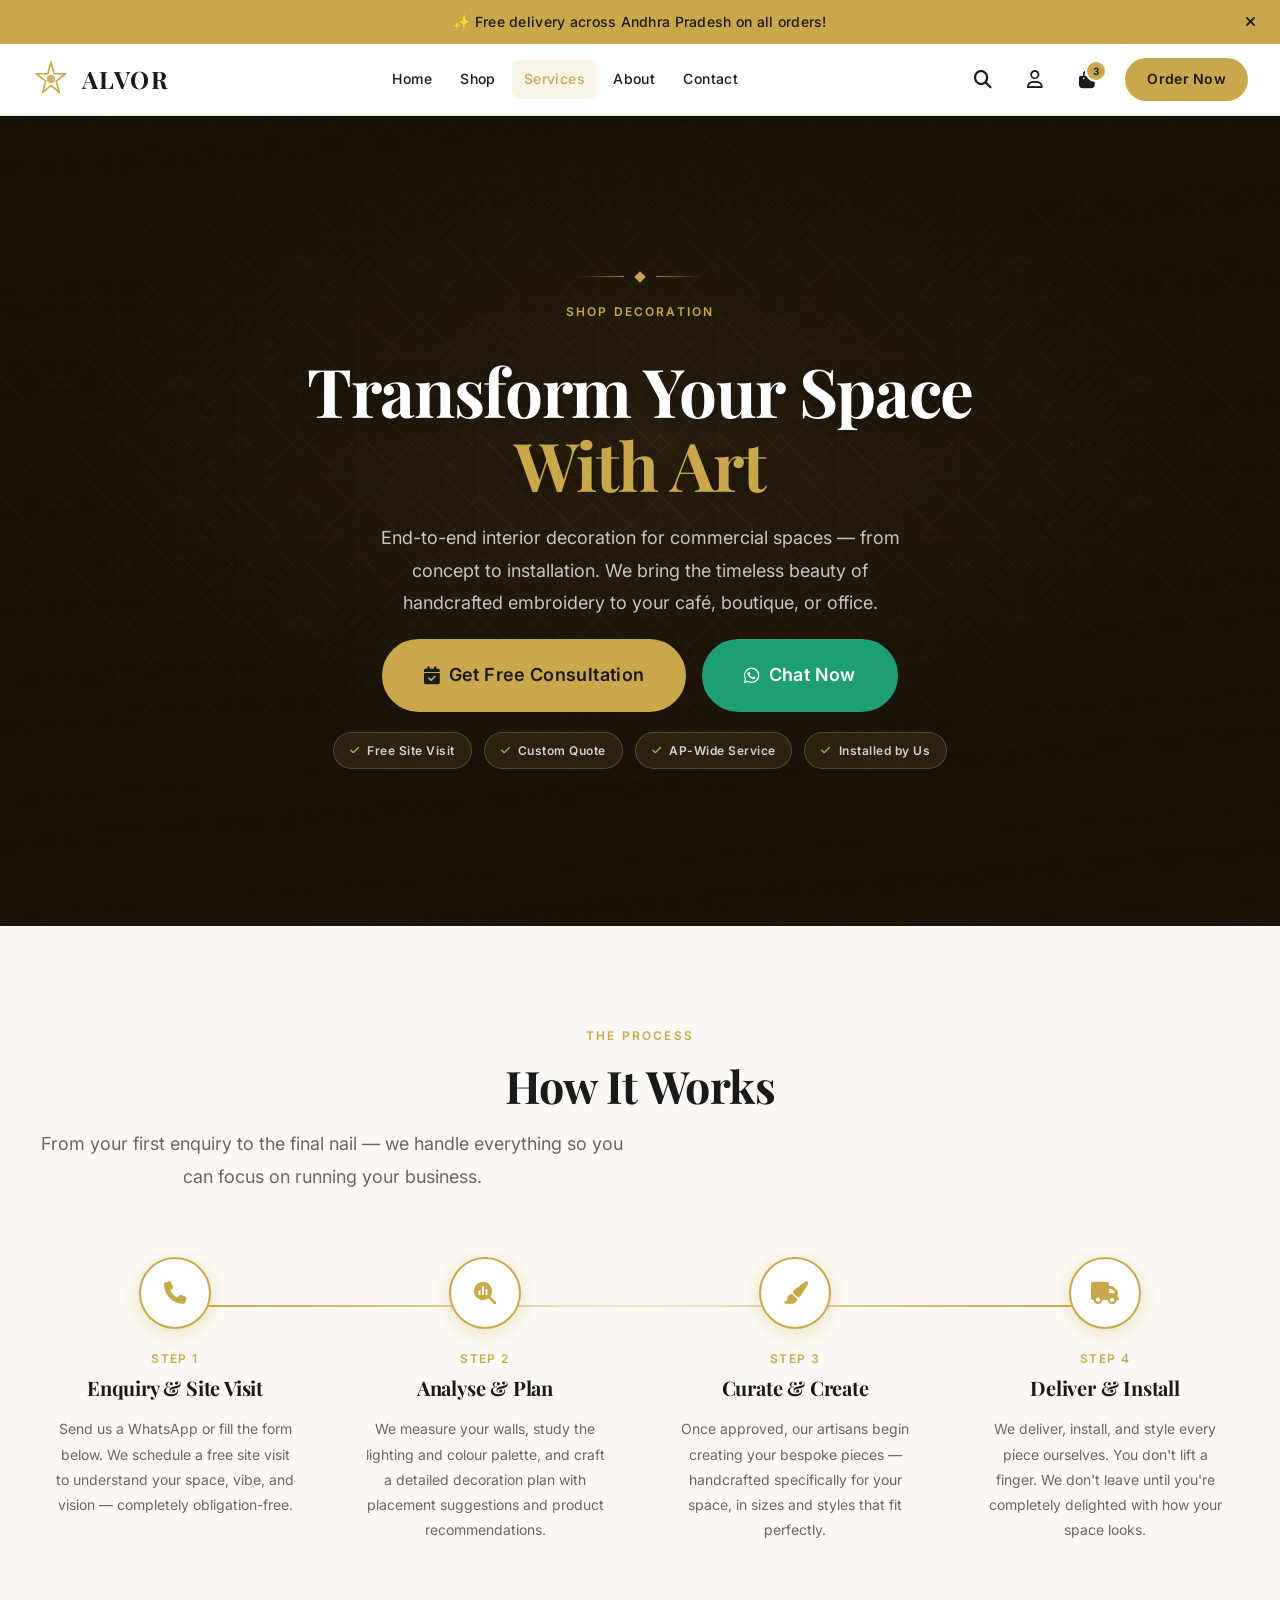
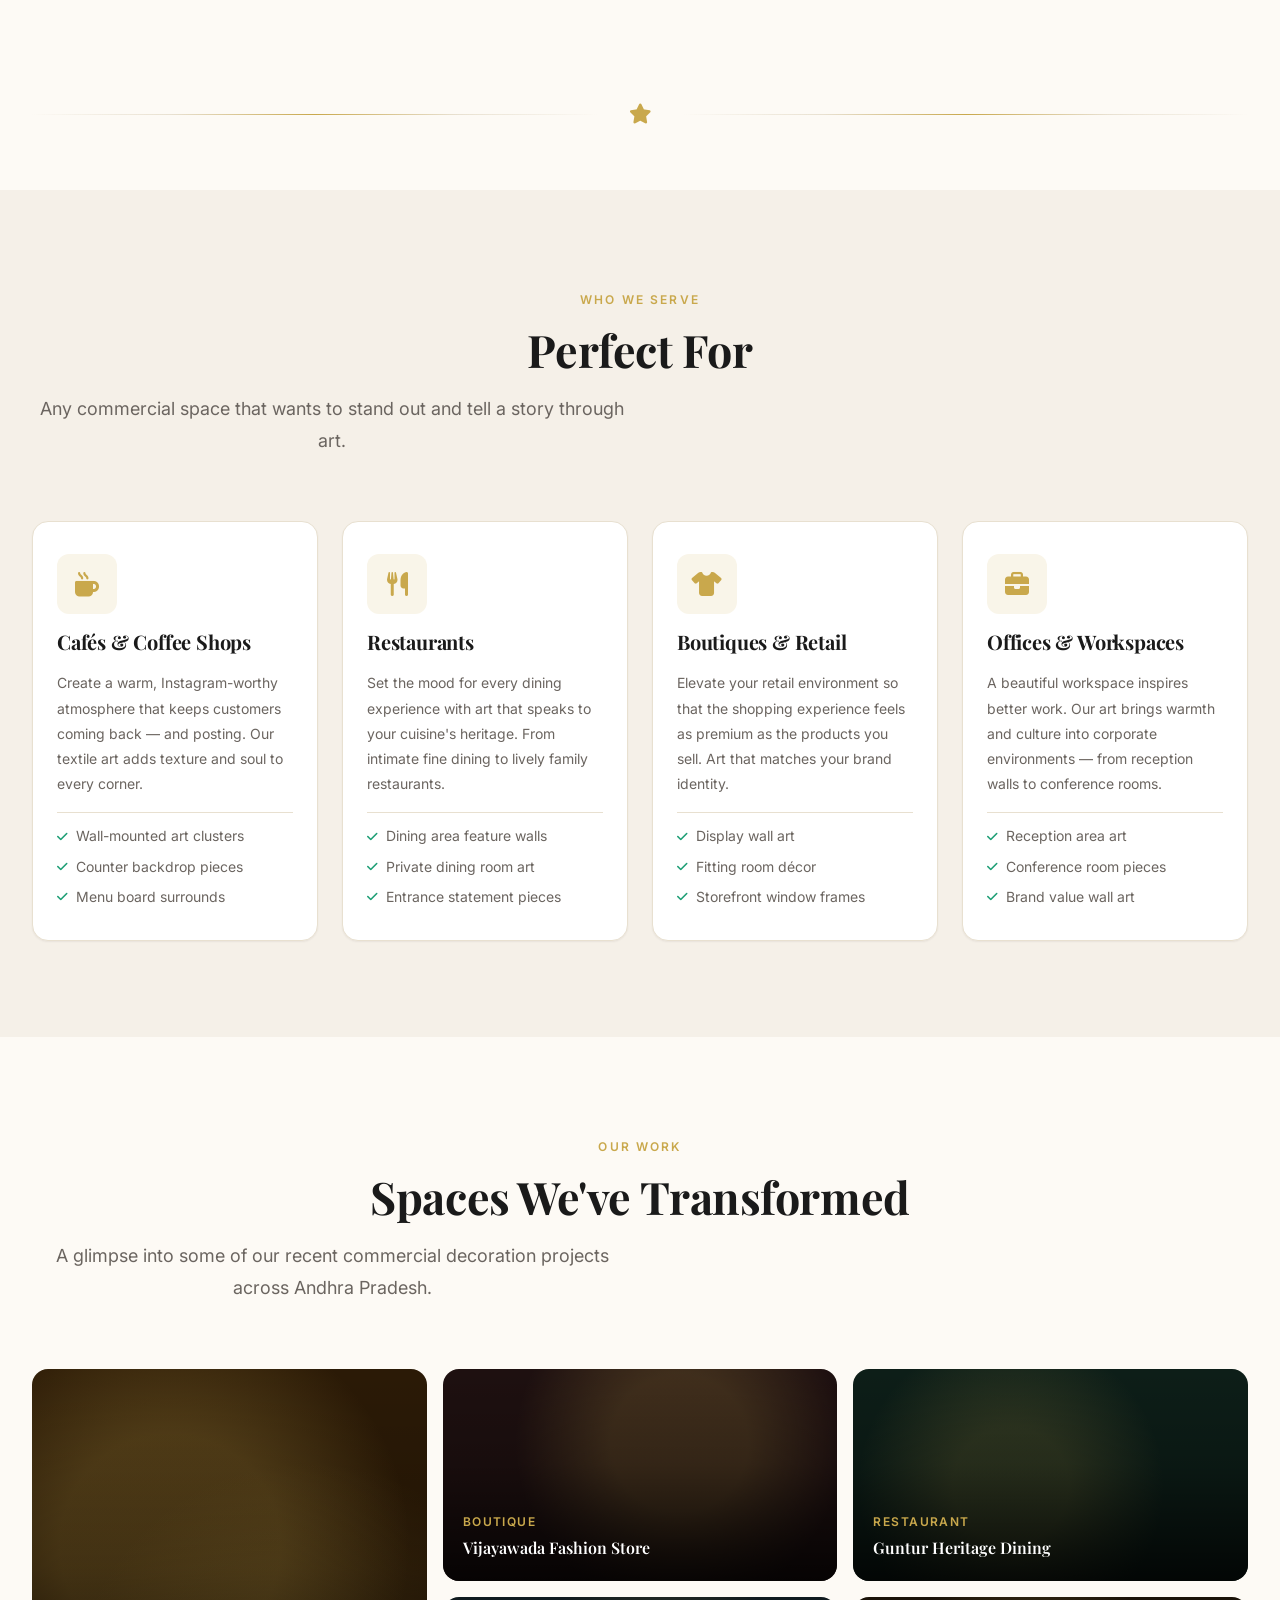
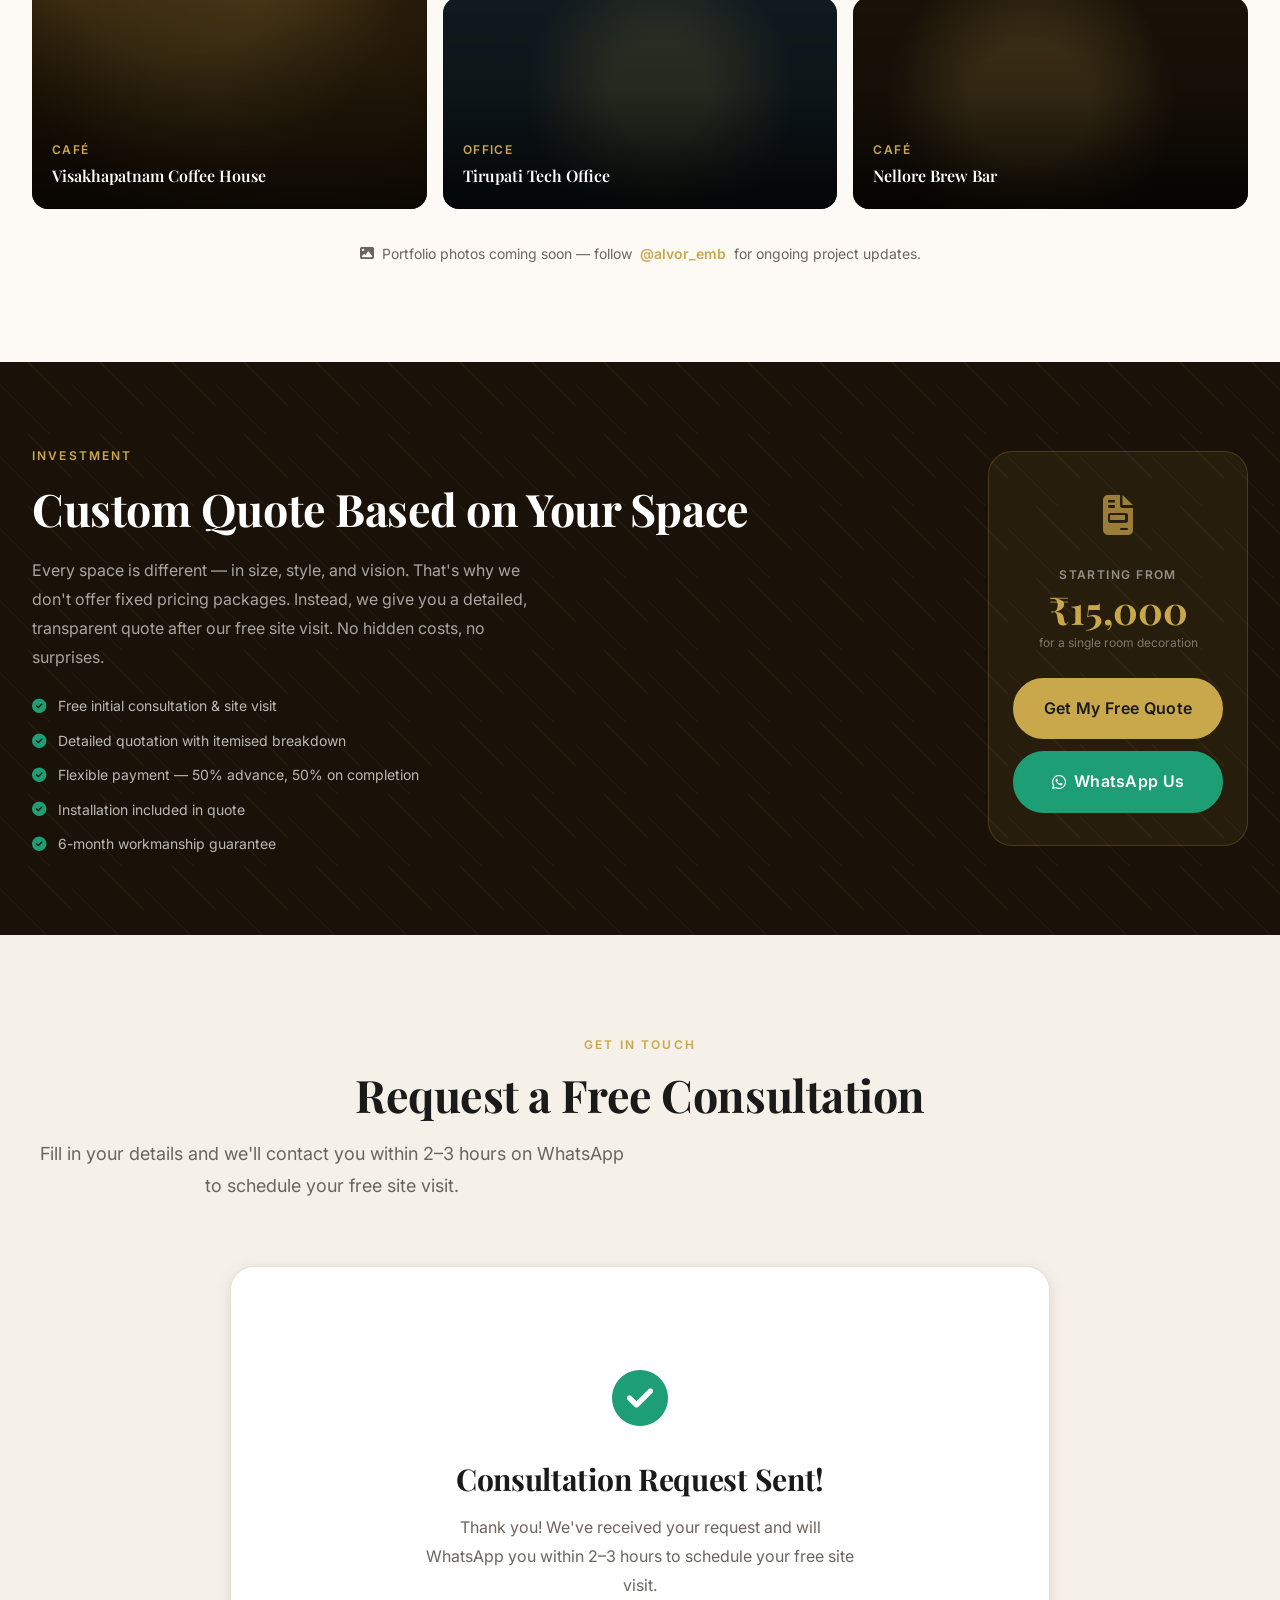
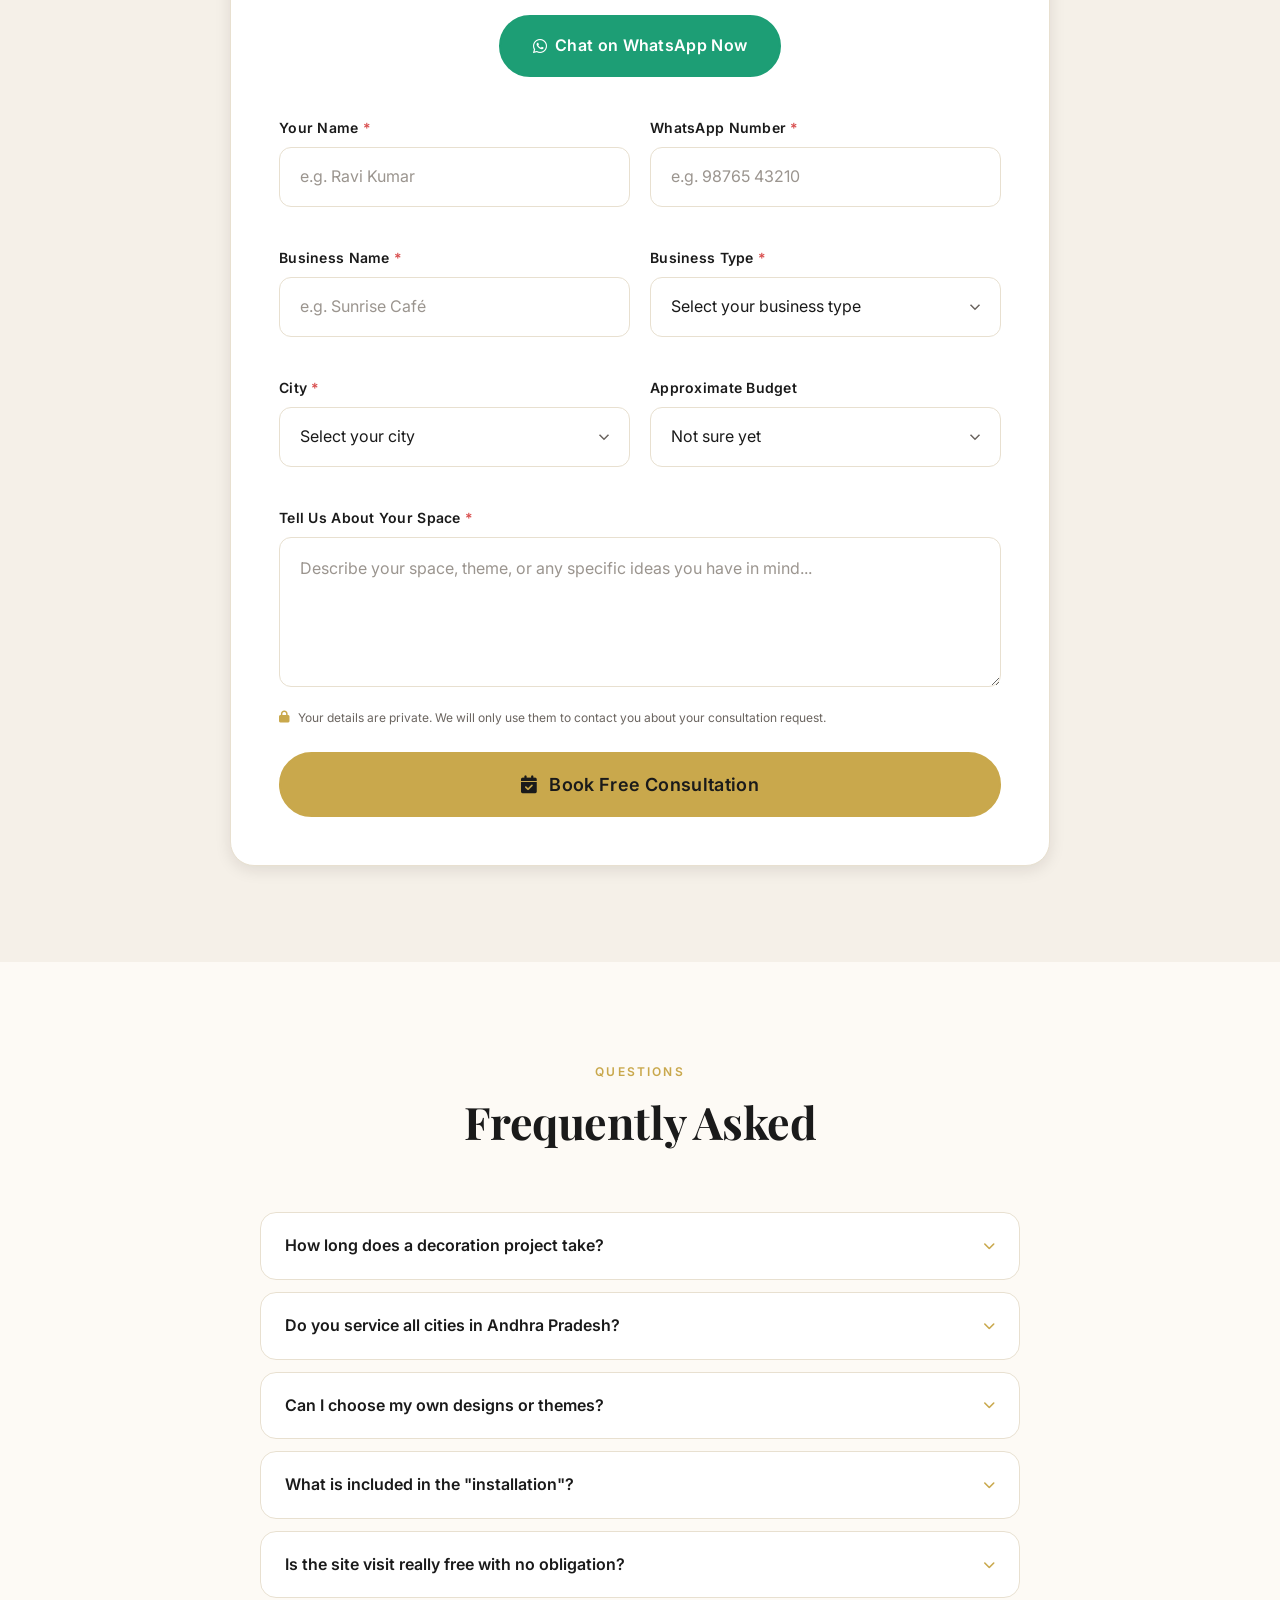
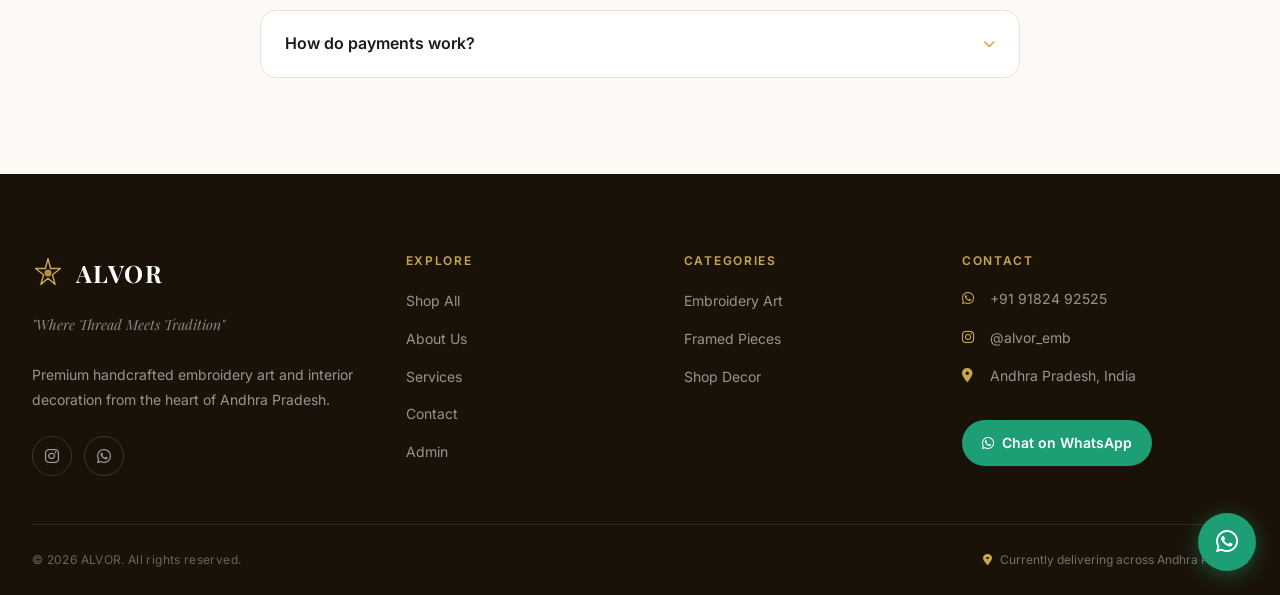
<file: services.html>
<!DOCTYPE html>
<html lang="en">
<head>
  <meta charset="UTF-8" />
  <meta name="viewport" content="width=device-width, initial-scale=1.0" />
  <title>Shop Decoration Services — ALVOR | Transform Your Space</title>
  <meta name="description" content="ALVOR's end-to-end shop decoration service for cafes, restaurants, boutiques, and offices across Andhra Pradesh. Get a free consultation today." />

  <!-- Open Graph -->
  <meta property="og:title" content="Shop Decoration Services — ALVOR" />
  <meta property="og:description" content="Transform your commercial space with premium handcrafted embroidery art. Serving cafes, restaurants, boutiques and offices across Andhra Pradesh." />
  <meta property="og:type" content="website" />

  <!-- Google Fonts -->
  <link rel="preconnect" href="https://fonts.googleapis.com" />
  <link rel="preconnect" href="https://fonts.gstatic.com" crossorigin />
  <link href="https://fonts.googleapis.com/css2?family=Playfair+Display:ital,wght@0,400;0,600;0,700;1,400&family=Inter:wght@400;500;600;700&display=swap" rel="stylesheet" />

  <!-- Font Awesome -->
  <link rel="stylesheet" href="https://cdnjs.cloudflare.com/ajax/libs/font-awesome/6.5.0/css/all.min.css" />

  <!-- Stylesheets -->
  <style>
/* ============================================================
   ALVOR — Combined Stylesheet (global.css + services.css)
   Inlined into services.html
   ============================================================ */

/* ============================================================
   ALVOR — Global Stylesheet
   "Where Thread Meets Tradition"
   ============================================================
   TABLE OF CONTENTS
   01. CSS Custom Properties (Design Tokens)
   02. CSS Reset & Base
   03. Typography
   04. Utility Classes
   05. Announcement Bar
   06. Navbar
   07. Mobile Nav Drawer
   08. Footer
   09. Floating WhatsApp Button
   10. Toast Notifications
   11. Loading Skeletons
   12. Product Cards (shared)
   13. Section Dividers & Decorative Elements
   14. Buttons
   15. Form Elements
   16. Modals
   17. Badges & Tags
   18. Scroll Animations
   19. Page Transition
   20. Responsive Breakpoints
   ============================================================ */

/* ── 01. CSS Custom Properties ─────────────────────────────── */
:root {
  /* Brand Colours */
  --color-primary:        #C9A84C;
  --color-primary-dark:   #A8872E;
  --color-primary-light:  #E8CC7A;
  --color-primary-muted:  rgba(201, 168, 76, 0.12);

  /* Backgrounds */
  --color-bg:             #FDFAF5;
  --color-bg-secondary:   #F5F0E8;
  --color-bg-dark:        #1A1208;
  --color-bg-card:        #FFFFFF;

  /* Text */
  --color-text:           #1A1A1A;
  --color-text-muted:     #6B6560;
  --color-text-light:     #9B958F;
  --color-text-inverse:   #FFFFFF;

  /* Borders */
  --color-border:         #E8E0D0;
  --color-border-dark:    #C8C0B0;

  /* Semantic */
  --color-success:        #1D9E75;
  --color-success-light:  rgba(29, 158, 117, 0.12);
  --color-error:          #D94F4F;
  --color-error-light:    rgba(217, 79, 79, 0.12);
  --color-warning:        #E8A020;
  --color-info:           #3B82F6;

  /* Neutrals */
  --color-white:          #FFFFFF;
  --color-black:          #000000;

  /* Typography */
  --font-heading:         'Playfair Display', Georgia, serif;
  --font-body:            'Inter', -apple-system, BlinkMacSystemFont, sans-serif;

  /* Font Sizes — fluid scale */
  --text-xs:    0.75rem;    /* 12px */
  --text-sm:    0.875rem;   /* 14px */
  --text-base:  1rem;       /* 16px */
  --text-md:    1.125rem;   /* 18px */
  --text-lg:    1.25rem;    /* 20px */
  --text-xl:    1.5rem;     /* 24px */
  --text-2xl:   1.875rem;   /* 30px */
  --text-3xl:   2.25rem;    /* 36px */
  --text-4xl:   3rem;       /* 48px */
  --text-5xl:   3.75rem;    /* 60px */

  /* Font Weights */
  --weight-regular: 400;
  --weight-medium:  500;
  --weight-semibold:600;
  --weight-bold:    700;

  /* Line Heights */
  --leading-tight:  1.2;
  --leading-snug:   1.4;
  --leading-normal: 1.6;
  --leading-loose:  1.8;

  /* Spacing — 8px base unit */
  --space-1:   0.25rem;   /* 4px  */
  --space-2:   0.5rem;    /* 8px  */
  --space-3:   0.75rem;   /* 12px */
  --space-4:   1rem;      /* 16px */
  --space-5:   1.25rem;   /* 20px */
  --space-6:   1.5rem;    /* 24px */
  --space-8:   2rem;      /* 32px */
  --space-10:  2.5rem;    /* 40px */
  --space-12:  3rem;      /* 48px */
  --space-16:  4rem;      /* 64px */
  --space-20:  5rem;      /* 80px */
  --space-24:  6rem;      /* 96px */

  /* Border Radius */
  --radius-sm:   4px;
  --radius-md:   8px;
  --radius-lg:   12px;
  --radius-xl:   16px;
  --radius-2xl:  24px;
  --radius-full: 9999px;

  /* Shadows */
  --shadow-xs:  0 1px 2px rgba(26,18,8,0.06);
  --shadow-sm:  0 2px 8px rgba(26,18,8,0.08);
  --shadow-md:  0 4px 16px rgba(26,18,8,0.10);
  --shadow-lg:  0 8px 32px rgba(26,18,8,0.12);
  --shadow-xl:  0 16px 48px rgba(26,18,8,0.16);
  --shadow-gold:0 4px 20px rgba(201,168,76,0.30);

  /* Transitions */
  --transition-fast:   150ms ease;
  --transition-base:   250ms ease;
  --transition-slow:   400ms ease;
  --transition-spring: 300ms cubic-bezier(0.34, 1.56, 0.64, 1);

  /* Layout */
  --container-max:     1280px;
  --container-padding: clamp(1rem, 5vw, 2rem);

  /* Navbar */
  --navbar-height: 72px;
  --announcement-height: 44px;

  /* Z-index scale */
  --z-base:        1;
  --z-dropdown:    100;
  --z-sticky:      200;
  --z-overlay:     300;
  --z-modal:       400;
  --z-toast:       500;
  --z-top:         600;
}

/* ── 02. CSS Reset & Base ───────────────────────────────────── */
*, *::before, *::after {
  box-sizing: border-box;
  margin: 0;
  padding: 0;
}

html {
  font-size: 16px;
  scroll-behavior: smooth;
  -webkit-text-size-adjust: 100%;
  text-size-adjust: 100%;
}

body {
  font-family: var(--font-body);
  font-size: var(--text-base);
  font-weight: var(--weight-regular);
  line-height: var(--leading-normal);
  color: var(--color-text);
  background-color: var(--color-bg);
  -webkit-font-smoothing: antialiased;
  -moz-osx-font-smoothing: grayscale;
  overflow-x: hidden;
}

/* Offset for sticky navbar */
body.has-announcement {
  padding-top: calc(var(--navbar-height) + var(--announcement-height));
}
body:not(.has-announcement) {
  padding-top: var(--navbar-height);
}

/* Hero pages — no top padding, navbar overlaps */
body.hero-page {
  padding-top: 0;
}

img, video {
  display: block;
  max-width: 100%;
  height: auto;
}

a {
  color: inherit;
  text-decoration: none;
  transition: color var(--transition-fast);
}

ul, ol { list-style: none; }

button {
  font-family: var(--font-body);
  cursor: pointer;
  border: none;
  background: none;
  -webkit-tap-highlight-color: transparent;
}

input, textarea, select {
  font-family: var(--font-body);
  font-size: var(--text-base);
}

table { border-collapse: collapse; }

/* Focus styles — accessibility */
:focus-visible {
  outline: 2px solid var(--color-primary);
  outline-offset: 2px;
  border-radius: var(--radius-sm);
}

/* Selection */
::selection {
  background-color: var(--color-primary-muted);
  color: var(--color-text);
}

/* Scrollbar */
::-webkit-scrollbar { width: 6px; height: 6px; }
::-webkit-scrollbar-track { background: var(--color-bg-secondary); }
::-webkit-scrollbar-thumb {
  background: var(--color-primary);
  border-radius: var(--radius-full);
}

/* ── 03. Typography ─────────────────────────────────────────── */
h1, h2, h3, h4, h5, h6 {
  font-family: var(--font-heading);
  font-weight: var(--weight-bold);
  line-height: var(--leading-tight);
  color: var(--color-text);
  letter-spacing: -0.01em;
}

h1 { font-size: clamp(var(--text-3xl), 5vw, var(--text-5xl)); }
h2 { font-size: clamp(var(--text-2xl), 4vw, var(--text-4xl)); }
h3 { font-size: clamp(var(--text-xl),  3vw, var(--text-3xl)); }
h4 { font-size: clamp(var(--text-lg),  2vw, var(--text-2xl)); }
h5 { font-size: var(--text-xl); }
h6 { font-size: var(--text-lg); }

p { line-height: var(--leading-loose); }

.section-label {
  display: inline-block;
  font-family: var(--font-body);
  font-size: var(--text-xs);
  font-weight: var(--weight-semibold);
  letter-spacing: 0.18em;
  text-transform: uppercase;
  color: var(--color-primary);
  margin-bottom: var(--space-3);
}

.section-title {
  font-family: var(--font-heading);
  font-size: clamp(var(--text-2xl), 3.5vw, var(--text-4xl));
  color: var(--color-text);
  margin-bottom: var(--space-4);
}

.section-subtitle {
  font-size: var(--text-md);
  color: var(--color-text-muted);
  line-height: var(--leading-loose);
  max-width: 600px;
}

.text-gold    { color: var(--color-primary); }
.text-muted   { color: var(--color-text-muted); }
.text-success { color: var(--color-success); }
.text-error   { color: var(--color-error); }

/* ── 04. Utility Classes ────────────────────────────────────── */
.container {
  width: 100%;
  max-width: var(--container-max);
  margin-inline: auto;
  padding-inline: var(--container-padding);
}

.section {
  padding-block: clamp(var(--space-12), 8vw, var(--space-24));
}

.section-header {
  text-align: center;
  margin-bottom: clamp(var(--space-8), 5vw, var(--space-16));
}

.flex        { display: flex; }
.flex-center { display: flex; align-items: center; justify-content: center; }
.flex-between{ display: flex; align-items: center; justify-content: space-between; }
.flex-col    { display: flex; flex-direction: column; }
.gap-2       { gap: var(--space-2); }
.gap-4       { gap: var(--space-4); }
.gap-6       { gap: var(--space-6); }
.gap-8       { gap: var(--space-8); }

.grid-2 { display: grid; grid-template-columns: repeat(2, 1fr); gap: var(--space-6); }
.grid-3 { display: grid; grid-template-columns: repeat(3, 1fr); gap: var(--space-6); }
.grid-4 { display: grid; grid-template-columns: repeat(4, 1fr); gap: var(--space-6); }

.text-center { text-align: center; }
.text-left   { text-align: left; }
.text-right  { text-align: right; }

.w-full  { width: 100%; }
.h-full  { height: 100%; }

.hidden  { display: none !important; }
.sr-only {
  position: absolute;
  width: 1px; height: 1px;
  padding: 0; margin: -1px;
  overflow: hidden;
  clip: rect(0,0,0,0);
  white-space: nowrap;
  border: 0;
}

.overflow-hidden { overflow: hidden; }
.relative        { position: relative; }

/* Aspect ratios */
.aspect-square    { aspect-ratio: 1 / 1; }
.aspect-product   { aspect-ratio: 3 / 4; }
.aspect-landscape { aspect-ratio: 16 / 9; }
.aspect-banner    { aspect-ratio: 21 / 9; }

.img-cover {
  width: 100%;
  height: 100%;
  object-fit: cover;
  object-position: center;
}

/* ── 05. Announcement Bar ───────────────────────────────────── */
.announcement-bar {
  position: fixed;
  top: 0;
  left: 0;
  right: 0;
  height: var(--announcement-height);
  background: var(--color-primary);
  color: var(--color-text);
  display: flex;
  align-items: center;
  justify-content: center;
  gap: var(--space-4);
  z-index: var(--z-sticky);
  transition: transform var(--transition-base);
  overflow: hidden;
}

.announcement-bar.dismissed {
  transform: translateY(-100%);
}

.announcement-bar__text {
  font-size: var(--text-sm);
  font-weight: var(--weight-medium);
  text-align: center;
  letter-spacing: 0.02em;
}

.announcement-bar__close {
  position: absolute;
  right: var(--space-4);
  width: 28px;
  height: 28px;
  border-radius: var(--radius-full);
  display: flex;
  align-items: center;
  justify-content: center;
  cursor: pointer;
  font-size: var(--text-sm);
  color: var(--color-text);
  transition: background var(--transition-fast);
}

.announcement-bar__close:hover {
  background: rgba(0,0,0,0.1);
}

/* ── 06. Navbar ─────────────────────────────────────────────── */
.navbar {
  position: fixed;
  left: 0;
  right: 0;
  height: var(--navbar-height);
  display: flex;
  align-items: center;
  z-index: var(--z-sticky);
  transition:
    background var(--transition-slow),
    box-shadow var(--transition-slow),
    top var(--transition-base);
}

/* When announcement bar is visible */
body.has-announcement .navbar {
  top: var(--announcement-height);
}
body:not(.has-announcement) .navbar,
body.has-announcement .announcement-bar.dismissed ~ .navbar {
  top: 0;
}

/* Transparent state (over hero) */
.navbar--transparent {
  background: transparent;
  box-shadow: none;
}

/* Solid state (on scroll) */
.navbar--solid {
  background: var(--color-white);
  box-shadow: var(--shadow-sm);
  border-bottom: 1px solid var(--color-border);
}

.navbar__inner {
  width: 100%;
  max-width: var(--container-max);
  margin-inline: auto;
  padding-inline: var(--container-padding);
  display: flex;
  align-items: center;
  justify-content: space-between;
  gap: var(--space-6);
}

/* Logo */
.navbar__logo {
  display: flex;
  align-items: center;
  gap: var(--space-3);
  text-decoration: none;
  flex-shrink: 0;
}

.navbar__logo-svg {
  width: 38px;
  height: 38px;
  flex-shrink: 0;
}

.navbar__logo-text {
  font-family: var(--font-heading);
  font-size: var(--text-xl);
  font-weight: var(--weight-bold);
  letter-spacing: 0.06em;
  color: var(--color-text);
  transition: color var(--transition-fast);
}

.navbar--transparent .navbar__logo-text,
.navbar--transparent .navbar__nav-link,
.navbar--transparent .navbar__icon-btn {
  color: var(--color-white);
}

.navbar--transparent .navbar__logo-text:hover,
.navbar--transparent .navbar__nav-link:hover {
  color: var(--color-primary-light);
}

/* Centre nav links */
.navbar__nav {
  display: flex;
  align-items: center;
  gap: var(--space-1);
}

.navbar__nav-link {
  font-size: var(--text-sm);
  font-weight: var(--weight-medium);
  letter-spacing: 0.03em;
  color: var(--color-text);
  padding: var(--space-2) var(--space-3);
  border-radius: var(--radius-md);
  transition:
    color var(--transition-fast),
    background var(--transition-fast);
  white-space: nowrap;
}

.navbar__nav-link:hover,
.navbar__nav-link.active {
  color: var(--color-primary);
  background: var(--color-primary-muted);
}

.navbar--transparent .navbar__nav-link.active {
  background: rgba(255,255,255,0.15);
  color: var(--color-primary-light);
}

/* Right icons */
.navbar__actions {
  display: flex;
  align-items: center;
  gap: var(--space-2);
}

.navbar__icon-btn {
  position: relative;
  width: 44px;
  height: 44px;
  border-radius: var(--radius-full);
  display: flex;
  align-items: center;
  justify-content: center;
  font-size: var(--text-md);
  color: var(--color-text);
  transition:
    background var(--transition-fast),
    color var(--transition-fast),
    transform var(--transition-spring);
}

.navbar__icon-btn:hover {
  background: var(--color-primary-muted);
  color: var(--color-primary);
  transform: scale(1.08);
}

.navbar--transparent .navbar__icon-btn:hover {
  background: rgba(255,255,255,0.15);
  color: var(--color-primary-light);
}

/* Cart badge */
.navbar__cart-badge {
  position: absolute;
  top: 4px;
  right: 4px;
  min-width: 18px;
  height: 18px;
  border-radius: var(--radius-full);
  background: var(--color-primary);
  color: var(--color-text);
  font-size: 10px;
  font-weight: var(--weight-bold);
  display: flex;
  align-items: center;
  justify-content: center;
  padding-inline: 4px;
  line-height: 1;
  box-shadow: 0 0 0 2px var(--color-white);
  transition: transform var(--transition-spring);
}

.navbar__cart-badge.bump {
  transform: scale(1.4);
}

/* Order Now CTA button */
.navbar__cta {
  display: inline-flex;
  align-items: center;
  gap: var(--space-2);
  padding: var(--space-2) var(--space-5);
  background: var(--color-primary);
  color: var(--color-text);
  font-size: var(--text-sm);
  font-weight: var(--weight-semibold);
  letter-spacing: 0.03em;
  border-radius: var(--radius-full);
  white-space: nowrap;
  transition:
    background var(--transition-fast),
    box-shadow var(--transition-fast),
    transform var(--transition-spring);
  margin-left: var(--space-2);
}

.navbar__cta:hover {
  background: var(--color-primary-dark);
  box-shadow: var(--shadow-gold);
  transform: translateY(-1px);
}

.navbar__cta:active { transform: translateY(0); }

/* Hamburger */
.navbar__hamburger {
  display: none;
  width: 44px;
  height: 44px;
  align-items: center;
  justify-content: center;
  border-radius: var(--radius-md);
  color: var(--color-text);
  font-size: var(--text-xl);
  transition: background var(--transition-fast);
}

.navbar--transparent .navbar__hamburger { color: var(--color-white); }
.navbar__hamburger:hover { background: var(--color-primary-muted); }

/* ── 07. Mobile Nav Drawer ──────────────────────────────────── */
.nav-overlay {
  position: fixed;
  inset: 0;
  background: rgba(26,18,8,0.6);
  backdrop-filter: blur(4px);
  z-index: var(--z-overlay);
  opacity: 0;
  pointer-events: none;
  transition: opacity var(--transition-slow);
}

.nav-overlay.open {
  opacity: 1;
  pointer-events: all;
}

.nav-drawer {
  position: fixed;
  top: 0;
  right: 0;
  width: min(360px, 90vw);
  height: 100vh;
  height: 100dvh;
  background: var(--color-white);
  z-index: var(--z-modal);
  display: flex;
  flex-direction: column;
  transform: translateX(100%);
  transition: transform var(--transition-slow) cubic-bezier(0.32, 0, 0.15, 1);
  overflow-y: auto;
}

.nav-drawer.open {
  transform: translateX(0);
}

.nav-drawer__header {
  display: flex;
  align-items: center;
  justify-content: space-between;
  padding: var(--space-6);
  border-bottom: 1px solid var(--color-border);
  flex-shrink: 0;
}

.nav-drawer__close {
  width: 44px;
  height: 44px;
  border-radius: var(--radius-full);
  display: flex;
  align-items: center;
  justify-content: center;
  font-size: var(--text-lg);
  color: var(--color-text-muted);
  transition: background var(--transition-fast), color var(--transition-fast);
}

.nav-drawer__close:hover {
  background: var(--color-error-light);
  color: var(--color-error);
}

.nav-drawer__links {
  flex: 1;
  padding: var(--space-6);
  display: flex;
  flex-direction: column;
  gap: var(--space-2);
}

.nav-drawer__link {
  display: flex;
  align-items: center;
  gap: var(--space-4);
  padding: var(--space-4) var(--space-4);
  border-radius: var(--radius-lg);
  font-size: var(--text-md);
  font-weight: var(--weight-medium);
  color: var(--color-text);
  transition: background var(--transition-fast), color var(--transition-fast);
}

.nav-drawer__link i {
  width: 20px;
  color: var(--color-primary);
  font-size: var(--text-base);
}

.nav-drawer__link:hover,
.nav-drawer__link.active {
  background: var(--color-primary-muted);
  color: var(--color-primary-dark);
}

.nav-drawer__divider {
  height: 1px;
  background: var(--color-border);
  margin-block: var(--space-4);
}

.nav-drawer__footer {
  padding: var(--space-6);
  border-top: 1px solid var(--color-border);
  flex-shrink: 0;
}

.nav-drawer__whatsapp {
  display: flex;
  align-items: center;
  justify-content: center;
  gap: var(--space-3);
  width: 100%;
  padding: var(--space-4);
  background: var(--color-success);
  color: var(--color-white);
  border-radius: var(--radius-full);
  font-weight: var(--weight-semibold);
  font-size: var(--text-base);
  transition: background var(--transition-fast), transform var(--transition-spring);
}

.nav-drawer__whatsapp:hover {
  background: #158a63;
  transform: scale(1.02);
}

/* ── 08. Footer ─────────────────────────────────────────────── */
.footer {
  background: var(--color-bg-dark);
  color: rgba(255,255,255,0.8);
  padding-top: clamp(var(--space-12), 8vw, var(--space-20));
}

.footer__top {
  display: grid;
  grid-template-columns: 1.4fr 1fr 1fr 1.2fr;
  gap: var(--space-10);
  padding-bottom: var(--space-12);
  border-bottom: 1px solid rgba(255,255,255,0.1);
}

.footer__brand-logo {
  display: flex;
  align-items: center;
  gap: var(--space-3);
  margin-bottom: var(--space-5);
}

.footer__brand-logo .logo-text {
  font-family: var(--font-heading);
  font-size: var(--text-xl);
  font-weight: var(--weight-bold);
  color: var(--color-white);
  letter-spacing: 0.06em;
}

.footer__tagline {
  font-size: var(--text-sm);
  color: rgba(255,255,255,0.5);
  line-height: var(--leading-loose);
  margin-bottom: var(--space-6);
  font-style: italic;
  font-family: var(--font-heading);
}

.footer__description {
  font-size: var(--text-sm);
  color: rgba(255,255,255,0.55);
  line-height: var(--leading-loose);
  margin-bottom: var(--space-6);
}

.footer__social {
  display: flex;
  gap: var(--space-3);
}

.footer__social-btn {
  width: 40px;
  height: 40px;
  border-radius: var(--radius-full);
  border: 1px solid rgba(255,255,255,0.15);
  display: flex;
  align-items: center;
  justify-content: center;
  font-size: var(--text-base);
  color: rgba(255,255,255,0.6);
  transition:
    background var(--transition-fast),
    border-color var(--transition-fast),
    color var(--transition-fast),
    transform var(--transition-spring);
}

.footer__social-btn:hover {
  background: var(--color-primary);
  border-color: var(--color-primary);
  color: var(--color-text);
  transform: translateY(-2px);
}

.footer__col-title {
  font-family: var(--font-body);
  font-size: var(--text-xs);
  font-weight: var(--weight-semibold);
  letter-spacing: 0.14em;
  text-transform: uppercase;
  color: var(--color-primary);
  margin-bottom: var(--space-5);
}

.footer__links {
  display: flex;
  flex-direction: column;
  gap: var(--space-3);
}

.footer__link {
  font-size: var(--text-sm);
  color: rgba(255,255,255,0.55);
  transition: color var(--transition-fast), padding-left var(--transition-fast);
  display: inline-block;
}

.footer__link:hover {
  color: var(--color-primary-light);
  padding-left: var(--space-2);
}

.footer__contact-item {
  display: flex;
  align-items: flex-start;
  gap: var(--space-3);
  margin-bottom: var(--space-4);
  font-size: var(--text-sm);
  color: rgba(255,255,255,0.55);
}

.footer__contact-item i {
  color: var(--color-primary);
  margin-top: 3px;
  flex-shrink: 0;
  width: 16px;
}

.footer__whatsapp-btn {
  display: inline-flex;
  align-items: center;
  gap: var(--space-2);
  padding: var(--space-3) var(--space-5);
  background: var(--color-success);
  color: var(--color-white);
  border-radius: var(--radius-full);
  font-size: var(--text-sm);
  font-weight: var(--weight-semibold);
  margin-top: var(--space-4);
  transition: background var(--transition-fast), transform var(--transition-spring);
}

.footer__whatsapp-btn:hover {
  background: #158a63;
  transform: scale(1.03);
}

.footer__bottom {
  display: flex;
  align-items: center;
  justify-content: space-between;
  padding-block: var(--space-6);
  gap: var(--space-4);
  flex-wrap: wrap;
}

.footer__copyright {
  font-size: var(--text-xs);
  color: rgba(255,255,255,0.35);
  letter-spacing: 0.03em;
}

.footer__delivery-note {
  display: flex;
  align-items: center;
  gap: var(--space-2);
  font-size: var(--text-xs);
  color: rgba(255,255,255,0.4);
}

.footer__delivery-note i { color: var(--color-primary); }

/* ── 09. Floating WhatsApp Button ───────────────────────────── */
.whatsapp-float {
  position: fixed;
  bottom: var(--space-6);
  right: var(--space-6);
  width: 58px;
  height: 58px;
  border-radius: var(--radius-full);
  background: var(--color-success);
  color: var(--color-white);
  display: flex;
  align-items: center;
  justify-content: center;
  font-size: 1.6rem;
  z-index: var(--z-top);
  box-shadow: 0 4px 20px rgba(29,158,117,0.45);
  transition:
    transform var(--transition-spring),
    box-shadow var(--transition-fast);
  animation: whatsapp-pulse 2.5s ease-in-out infinite;
}

.whatsapp-float:hover {
  transform: scale(1.12);
  box-shadow: 0 6px 28px rgba(29,158,117,0.55);
  animation: none;
}

@keyframes whatsapp-pulse {
  0%, 100% { box-shadow: 0 4px 20px rgba(29,158,117,0.45); }
  50%       { box-shadow: 0 4px 28px rgba(29,158,117,0.70), 0 0 0 8px rgba(29,158,117,0.12); }
}

/* Tooltip on hover */
.whatsapp-float::before {
  content: "Chat with us";
  position: absolute;
  right: calc(100% + var(--space-3));
  top: 50%;
  transform: translateY(-50%);
  background: var(--color-text);
  color: var(--color-white);
  font-size: var(--text-xs);
  font-weight: var(--weight-medium);
  white-space: nowrap;
  padding: var(--space-2) var(--space-3);
  border-radius: var(--radius-md);
  opacity: 0;
  pointer-events: none;
  transition: opacity var(--transition-fast);
}

.whatsapp-float:hover::before { opacity: 1; }

/* ── 10. Toast Notifications ────────────────────────────────── */
.toast-container {
  position: fixed;
  bottom: var(--space-6);
  left: 50%;
  transform: translateX(-50%);
  display: flex;
  flex-direction: column-reverse;
  gap: var(--space-3);
  z-index: var(--z-toast);
  pointer-events: none;
  width: min(400px, 90vw);
}

.toast {
  display: flex;
  align-items: center;
  gap: var(--space-3);
  padding: var(--space-4) var(--space-5);
  border-radius: var(--radius-xl);
  background: var(--color-white);
  box-shadow: var(--shadow-xl);
  border-left: 4px solid transparent;
  pointer-events: all;
  animation: toast-in 0.35s var(--transition-spring) forwards;
  font-size: var(--text-sm);
  font-weight: var(--weight-medium);
}

.toast.removing {
  animation: toast-out 0.25s ease forwards;
}

.toast--success {
  border-left-color: var(--color-success);
}
.toast--success .toast__icon { color: var(--color-success); }

.toast--error {
  border-left-color: var(--color-error);
}
.toast--error .toast__icon { color: var(--color-error); }

.toast--info {
  border-left-color: var(--color-primary);
}
.toast--info .toast__icon { color: var(--color-primary); }

.toast__icon { font-size: var(--text-lg); flex-shrink: 0; }
.toast__message { flex: 1; color: var(--color-text); }

.toast__close {
  width: 28px;
  height: 28px;
  border-radius: var(--radius-full);
  display: flex;
  align-items: center;
  justify-content: center;
  font-size: var(--text-xs);
  color: var(--color-text-muted);
  cursor: pointer;
  transition: background var(--transition-fast);
  flex-shrink: 0;
}
.toast__close:hover { background: var(--color-bg-secondary); }

@keyframes toast-in {
  from { opacity: 0; transform: translateY(16px) scale(0.94); }
  to   { opacity: 1; transform: translateY(0) scale(1); }
}
@keyframes toast-out {
  from { opacity: 1; transform: translateY(0) scale(1); }
  to   { opacity: 0; transform: translateY(8px) scale(0.96); }
}

/* ── 11. Loading Skeletons ──────────────────────────────────── */
@keyframes shimmer {
  0%   { background-position: -600px 0; }
  100% { background-position:  600px 0; }
}

.skeleton {
  background: linear-gradient(
    90deg,
    var(--color-bg-secondary) 25%,
    var(--color-border)        50%,
    var(--color-bg-secondary) 75%
  );
  background-size: 1200px 100%;
  animation: shimmer 1.6s infinite linear;
  border-radius: var(--radius-md);
}

.skeleton-card {
  border-radius: var(--radius-xl);
  overflow: hidden;
  background: var(--color-white);
  box-shadow: var(--shadow-sm);
}

.skeleton-card .skeleton-img {
  aspect-ratio: 3 / 4;
  width: 100%;
}

.skeleton-card .skeleton-text {
  padding: var(--space-4);
  display: flex;
  flex-direction: column;
  gap: var(--space-3);
}

.skeleton-line {
  height: 14px;
  border-radius: var(--radius-full);
}

.skeleton-line.w-80 { width: 80%; }
.skeleton-line.w-60 { width: 60%; }
.skeleton-line.w-40 { width: 40%; }
.skeleton-line.w-full{ width: 100%; }

/* ── 12. Product Cards (shared across shop, home, etc.) ─────── */
.product-card {
  position: relative;
  border-radius: var(--radius-xl);
  background: var(--color-white);
  box-shadow: var(--shadow-xs);
  overflow: hidden;
  transition:
    box-shadow var(--transition-base),
    transform var(--transition-base);
  cursor: pointer;
  display: flex;
  flex-direction: column;
}

.product-card:hover {
  box-shadow: var(--shadow-lg);
  transform: translateY(-4px);
}

.product-card:active { transform: translateY(-2px); }

/* Image wrapper */
.product-card__img-wrap {
  position: relative;
  overflow: hidden;
  aspect-ratio: 3 / 4;
  background: var(--color-bg-secondary);
  flex-shrink: 0;
}

.product-card__img {
  width: 100%;
  height: 100%;
  object-fit: cover;
  object-position: center;
  transition: transform 0.5s ease;
}

.product-card:hover .product-card__img {
  transform: scale(1.06);
}

/* Placeholder image */
.product-card__img-placeholder {
  width: 100%;
  height: 100%;
  display: flex;
  align-items: center;
  justify-content: center;
  background: linear-gradient(135deg, var(--color-bg-secondary) 0%, var(--color-border) 100%);
  color: var(--color-text-light);
  font-size: 3rem;
}

/* Wishlist heart */
.product-card__wishlist {
  position: absolute;
  top: var(--space-3);
  right: var(--space-3);
  width: 36px;
  height: 36px;
  border-radius: var(--radius-full);
  background: rgba(255,255,255,0.92);
  backdrop-filter: blur(4px);
  display: flex;
  align-items: center;
  justify-content: center;
  font-size: var(--text-base);
  color: var(--color-text-muted);
  transition:
    color var(--transition-fast),
    background var(--transition-fast),
    transform var(--transition-spring);
  z-index: 2;
}

.product-card__wishlist:hover,
.product-card__wishlist.active {
  color: var(--color-error);
  background: var(--color-white);
  transform: scale(1.15);
}

.product-card__wishlist.active i::before { content: "\f004"; } /* solid heart */

/* Badge */
.product-card__badge {
  position: absolute;
  top: var(--space-3);
  left: var(--space-3);
  padding: var(--space-1) var(--space-3);
  border-radius: var(--radius-full);
  font-size: var(--text-xs);
  font-weight: var(--weight-semibold);
  letter-spacing: 0.04em;
  z-index: 2;
}

.badge--new {
  background: var(--color-primary);
  color: var(--color-text);
}

.badge--bestseller {
  background: var(--color-text);
  color: var(--color-primary);
}

.badge--sale {
  background: var(--color-error);
  color: var(--color-white);
}

/* Card body */
.product-card__body {
  padding: var(--space-4);
  display: flex;
  flex-direction: column;
  gap: var(--space-2);
  flex: 1;
}

.product-card__category {
  font-size: var(--text-xs);
  font-weight: var(--weight-semibold);
  letter-spacing: 0.1em;
  text-transform: uppercase;
  color: var(--color-primary);
}

.product-card__title {
  font-family: var(--font-heading);
  font-size: var(--text-base);
  font-weight: var(--weight-semibold);
  color: var(--color-text);
  line-height: var(--leading-snug);
  display: -webkit-box;
  -webkit-line-clamp: 2;
  -webkit-box-orient: vertical;
  overflow: hidden;
}

/* Stars */
.product-card__stars {
  display: flex;
  align-items: center;
  gap: var(--space-1);
}

.stars {
  display: flex;
  gap: 2px;
}

.stars i {
  font-size: 11px;
  color: var(--color-primary);
}

.stars__count {
  font-size: var(--text-xs);
  color: var(--color-text-muted);
  margin-left: var(--space-1);
}

/* Price */
.product-card__price {
  display: flex;
  align-items: center;
  gap: var(--space-2);
  flex-wrap: wrap;
}

.price-current {
  font-family: var(--font-heading);
  font-size: var(--text-lg);
  font-weight: var(--weight-bold);
  color: var(--color-primary-dark);
}

.price-original {
  font-size: var(--text-sm);
  color: var(--color-text-light);
  text-decoration: line-through;
}

/* Add to cart */
.product-card__add-btn {
  width: 100%;
  padding: var(--space-3) var(--space-4);
  background: var(--color-primary-muted);
  color: var(--color-primary-dark);
  border-radius: var(--radius-lg);
  font-size: var(--text-sm);
  font-weight: var(--weight-semibold);
  letter-spacing: 0.02em;
  margin-top: auto;
  border: 1.5px solid transparent;
  transition:
    background var(--transition-fast),
    color var(--transition-fast),
    border-color var(--transition-fast),
    transform var(--transition-spring);
}

.product-card__add-btn:hover {
  background: var(--color-primary);
  color: var(--color-text);
  transform: scale(1.02);
}

.product-card__add-btn:active {
  transform: scale(0.98);
}

.product-card__add-btn.added {
  background: var(--color-success);
  color: var(--color-white);
}

/* ── 13. Section Dividers & Decorative Elements ─────────────── */
.divider {
  display: flex;
  align-items: center;
  gap: var(--space-4);
  margin-block: var(--space-4);
}

.divider::before,
.divider::after {
  content: "";
  flex: 1;
  height: 1px;
  background: var(--color-border);
}

.divider-ornament {
  color: var(--color-primary);
  font-size: var(--text-lg);
}

/* Indian geometric section divider */
.section-divider {
  position: relative;
  text-align: center;
  margin-block: clamp(var(--space-8), 6vw, var(--space-16));
  height: 24px;
  display: flex;
  align-items: center;
  justify-content: center;
  gap: var(--space-4);
}

.section-divider::before,
.section-divider::after {
  content: "";
  flex: 1;
  height: 1px;
  background: linear-gradient(
    to right,
    transparent,
    var(--color-border),
    var(--color-primary),
    var(--color-border),
    transparent
  );
}

.section-divider__symbol {
  display: flex;
  align-items: center;
  gap: var(--space-2);
  color: var(--color-primary);
  font-size: var(--text-lg);
}

/* Decorative dots pattern */
.pattern-dots {
  background-image: radial-gradient(circle, var(--color-border) 1px, transparent 1px);
  background-size: 20px 20px;
}

/* Warm texture overlay */
.texture-overlay {
  position: relative;
}
.texture-overlay::before {
  content: "";
  position: absolute;
  inset: 0;
  background-image:
    repeating-linear-gradient(
      45deg,
      transparent,
      transparent 10px,
      rgba(201,168,76,0.03) 10px,
      rgba(201,168,76,0.03) 20px
    );
  pointer-events: none;
  z-index: 0;
}

/* ── 14. Buttons ────────────────────────────────────────────── */
.btn {
  display: inline-flex;
  align-items: center;
  justify-content: center;
  gap: var(--space-2);
  padding: var(--space-4) var(--space-8);
  border-radius: var(--radius-full);
  font-size: var(--text-base);
  font-weight: var(--weight-semibold);
  letter-spacing: 0.02em;
  white-space: nowrap;
  cursor: pointer;
  border: 2px solid transparent;
  transition:
    background var(--transition-fast),
    color var(--transition-fast),
    border-color var(--transition-fast),
    box-shadow var(--transition-fast),
    transform var(--transition-spring);
  min-height: 44px;
  text-decoration: none;
}

.btn:active { transform: scale(0.97); }

/* Primary */
.btn-primary {
  background: var(--color-primary);
  color: var(--color-text);
  border-color: var(--color-primary);
}
.btn-primary:hover {
  background: var(--color-primary-dark);
  border-color: var(--color-primary-dark);
  box-shadow: var(--shadow-gold);
  transform: translateY(-2px);
}

/* Secondary (outline) */
.btn-secondary {
  background: transparent;
  color: var(--color-primary-dark);
  border-color: var(--color-primary);
}
.btn-secondary:hover {
  background: var(--color-primary-muted);
  transform: translateY(-2px);
}

/* Dark */
.btn-dark {
  background: var(--color-text);
  color: var(--color-white);
  border-color: var(--color-text);
}
.btn-dark:hover {
  background: #2D2D2D;
  transform: translateY(-2px);
  box-shadow: var(--shadow-md);
}

/* Ghost */
.btn-ghost {
  background: transparent;
  color: var(--color-text);
  border-color: var(--color-border);
}
.btn-ghost:hover {
  background: var(--color-bg-secondary);
  border-color: var(--color-border-dark);
}

/* WhatsApp */
.btn-whatsapp {
  background: var(--color-success);
  color: var(--color-white);
  border-color: var(--color-success);
}
.btn-whatsapp:hover {
  background: #158a63;
  border-color: #158a63;
  box-shadow: 0 4px 16px rgba(29,158,117,0.35);
  transform: translateY(-2px);
}

/* Sizes */
.btn-sm { padding: var(--space-2) var(--space-5); font-size: var(--text-sm); min-height: 36px; }
.btn-lg { padding: var(--space-5) var(--space-10); font-size: var(--text-md); min-height: 52px; }
.btn-full { width: 100%; }

/* Loading state */
.btn.loading {
  position: relative;
  pointer-events: none;
  color: transparent;
}
.btn.loading::after {
  content: "";
  position: absolute;
  width: 18px;
  height: 18px;
  border: 2px solid rgba(255,255,255,0.3);
  border-top-color: currentColor;
  border-radius: 50%;
  animation: spin 0.7s linear infinite;
}
@keyframes spin { to { transform: rotate(360deg); } }

/* ── 15. Form Elements ──────────────────────────────────────── */
.form-group {
  display: flex;
  flex-direction: column;
  gap: var(--space-2);
  margin-bottom: var(--space-5);
}

.form-label {
  font-size: var(--text-sm);
  font-weight: var(--weight-semibold);
  color: var(--color-text);
  letter-spacing: 0.02em;
}

.form-label .required {
  color: var(--color-error);
  margin-left: var(--space-1);
}

.form-input,
.form-select,
.form-textarea {
  width: 100%;
  padding: var(--space-4) var(--space-5);
  border: 1.5px solid var(--color-border);
  border-radius: var(--radius-lg);
  background: var(--color-white);
  color: var(--color-text);
  font-size: var(--text-base);
  font-family: var(--font-body);
  line-height: var(--leading-normal);
  transition:
    border-color var(--transition-fast),
    box-shadow var(--transition-fast);
  min-height: 44px;
  appearance: none;
  -webkit-appearance: none;
}

.form-input::placeholder,
.form-textarea::placeholder {
  color: var(--color-text-light);
}

.form-input:focus,
.form-select:focus,
.form-textarea:focus {
  outline: none;
  border-color: var(--color-primary);
  box-shadow: 0 0 0 3px var(--color-primary-muted);
}

.form-input.error,
.form-select.error,
.form-textarea.error {
  border-color: var(--color-error);
  box-shadow: 0 0 0 3px var(--color-error-light);
}

.form-textarea {
  resize: vertical;
  min-height: 120px;
  line-height: var(--leading-loose);
}

.form-select {
  background-image: url("data:image/svg+xml,%3Csvg xmlns='http://www.w3.org/2000/svg' viewBox='0 0 24 24' fill='none' stroke='%236B6560' stroke-width='2'%3E%3Cpolyline points='6 9 12 15 18 9'/%3E%3C/svg%3E");
  background-repeat: no-repeat;
  background-position: right var(--space-4) center;
  background-size: 18px;
  padding-right: var(--space-10);
  cursor: pointer;
}

.form-hint {
  font-size: var(--text-xs);
  color: var(--color-text-muted);
}

.form-error {
  font-size: var(--text-xs);
  color: var(--color-error);
  display: flex;
  align-items: center;
  gap: var(--space-1);
}

/* Checkbox */
.form-check {
  display: flex;
  align-items: flex-start;
  gap: var(--space-3);
  cursor: pointer;
  font-size: var(--text-sm);
  color: var(--color-text-muted);
}

.form-check input[type="checkbox"] {
  width: 18px;
  height: 18px;
  border: 1.5px solid var(--color-border-dark);
  border-radius: var(--radius-sm);
  cursor: pointer;
  accent-color: var(--color-primary);
  flex-shrink: 0;
  margin-top: 1px;
}

/* Input with icon */
.input-icon-wrap {
  position: relative;
}

.input-icon-wrap .input-icon {
  position: absolute;
  left: var(--space-4);
  top: 50%;
  transform: translateY(-50%);
  color: var(--color-text-muted);
  font-size: var(--text-base);
  pointer-events: none;
}

.input-icon-wrap .form-input {
  padding-left: calc(var(--space-4) + 20px + var(--space-3));
}

/* ── 16. Modals ─────────────────────────────────────────────── */
.modal-overlay {
  position: fixed;
  inset: 0;
  background: rgba(26,18,8,0.65);
  backdrop-filter: blur(6px);
  z-index: var(--z-modal);
  display: flex;
  align-items: center;
  justify-content: center;
  padding: var(--space-4);
  opacity: 0;
  pointer-events: none;
  transition: opacity var(--transition-base);
}

.modal-overlay.open {
  opacity: 1;
  pointer-events: all;
}

.modal {
  background: var(--color-white);
  border-radius: var(--radius-2xl);
  box-shadow: var(--shadow-xl);
  width: 100%;
  max-width: 600px;
  max-height: 90vh;
  overflow-y: auto;
  transform: translateY(24px) scale(0.97);
  transition: transform var(--transition-slow) cubic-bezier(0.32, 0, 0.15, 1);
}

.modal-overlay.open .modal {
  transform: translateY(0) scale(1);
}

.modal__header {
  display: flex;
  align-items: center;
  justify-content: space-between;
  padding: var(--space-6) var(--space-8);
  border-bottom: 1px solid var(--color-border);
  position: sticky;
  top: 0;
  background: var(--color-white);
  z-index: 1;
}

.modal__title {
  font-family: var(--font-heading);
  font-size: var(--text-xl);
  font-weight: var(--weight-bold);
}

.modal__close {
  width: 40px;
  height: 40px;
  border-radius: var(--radius-full);
  display: flex;
  align-items: center;
  justify-content: center;
  font-size: var(--text-lg);
  color: var(--color-text-muted);
  transition: background var(--transition-fast), color var(--transition-fast);
}

.modal__close:hover {
  background: var(--color-error-light);
  color: var(--color-error);
}

.modal__body {
  padding: var(--space-8);
}

.modal__footer {
  display: flex;
  gap: var(--space-3);
  justify-content: flex-end;
  padding: var(--space-5) var(--space-8);
  border-top: 1px solid var(--color-border);
  background: var(--color-bg-secondary);
  border-radius: 0 0 var(--radius-2xl) var(--radius-2xl);
}

/* ── 17. Badges & Tags ──────────────────────────────────────── */
.badge {
  display: inline-flex;
  align-items: center;
  gap: var(--space-1);
  padding: 3px var(--space-3);
  border-radius: var(--radius-full);
  font-size: var(--text-xs);
  font-weight: var(--weight-semibold);
  letter-spacing: 0.04em;
  line-height: 1.5;
}

.badge-gold    { background: var(--color-primary-muted); color: var(--color-primary-dark); }
.badge-green   { background: var(--color-success-light); color: var(--color-success); }
.badge-red     { background: var(--color-error-light);   color: var(--color-error); }
.badge-gray    { background: var(--color-bg-secondary);  color: var(--color-text-muted); }
.badge-dark    { background: var(--color-text);          color: var(--color-primary); }

/* Order status badges */
.status-new        { background: #EEF2FF; color: #4F46E5; }
.status-contacted  { background: #FEF3C7; color: #D97706; }
.status-in-progress{ background: #DBEAFE; color: #2563EB; }
.status-completed  { background: var(--color-success-light); color: var(--color-success); }
.status-cancelled  { background: var(--color-error-light);   color: var(--color-error); }

/* ── 18. Scroll Animations ──────────────────────────────────── */
.fade-up {
  opacity: 0;
  transform: translateY(32px);
  transition:
    opacity 0.65s ease,
    transform 0.65s ease;
}

.fade-up.visible {
  opacity: 1;
  transform: translateY(0);
}

.fade-in {
  opacity: 0;
  transition: opacity 0.65s ease;
}
.fade-in.visible { opacity: 1; }

.scale-in {
  opacity: 0;
  transform: scale(0.92);
  transition:
    opacity 0.55s ease,
    transform 0.55s var(--transition-spring);
}
.scale-in.visible { opacity: 1; transform: scale(1); }

/* Stagger delays for grid children */
.stagger-children > *:nth-child(1) { transition-delay: 0ms; }
.stagger-children > *:nth-child(2) { transition-delay: 80ms; }
.stagger-children > *:nth-child(3) { transition-delay: 160ms; }
.stagger-children > *:nth-child(4) { transition-delay: 240ms; }
.stagger-children > *:nth-child(5) { transition-delay: 320ms; }
.stagger-children > *:nth-child(6) { transition-delay: 400ms; }
.stagger-children > *:nth-child(7) { transition-delay: 480ms; }
.stagger-children > *:nth-child(8) { transition-delay: 560ms; }

/* ── 19. Page Transition ────────────────────────────────────── */
.page-transition {
  animation: page-fade-in 0.45s ease forwards;
}

@keyframes page-fade-in {
  from { opacity: 0; transform: translateY(12px); }
  to   { opacity: 1; transform: translateY(0); }
}

/* Global loader */
.page-loader {
  position: fixed;
  inset: 0;
  background: var(--color-bg);
  display: flex;
  flex-direction: column;
  align-items: center;
  justify-content: center;
  gap: var(--space-6);
  z-index: var(--z-top);
  transition: opacity 0.4s ease;
}

.page-loader.hidden {
  opacity: 0;
  pointer-events: none;
}

.page-loader__spinner {
  width: 48px;
  height: 48px;
  border: 3px solid var(--color-border);
  border-top-color: var(--color-primary);
  border-radius: 50%;
  animation: spin 0.8s linear infinite;
}

.page-loader__text {
  font-family: var(--font-heading);
  font-size: var(--text-xl);
  color: var(--color-primary);
  letter-spacing: 0.08em;
}

/* ── 20. Responsive Breakpoints ─────────────────────────────── */

/* Tablet — ≤1024px */
@media (max-width: 1024px) {
  .navbar__nav { display: none; }
  .navbar__cta { display: none; }
  .navbar__hamburger { display: flex; }

  .footer__top {
    grid-template-columns: 1fr 1fr;
    gap: var(--space-8);
  }

  .grid-4 { grid-template-columns: repeat(2, 1fr); }
}

/* Mobile — ≤768px */
@media (max-width: 768px) {
  :root {
    --navbar-height: 64px;
    --announcement-height: 40px;
  }

  .grid-3 { grid-template-columns: repeat(2, 1fr); gap: var(--space-4); }
  .grid-4 { grid-template-columns: repeat(2, 1fr); gap: var(--space-4); }
  .grid-2 { grid-template-columns: 1fr; }

  .footer__top {
    grid-template-columns: 1fr;
    gap: var(--space-8);
  }

  .footer__bottom {
    flex-direction: column;
    text-align: center;
  }

  .modal__body { padding: var(--space-5); }
  .modal__header { padding: var(--space-5) var(--space-5); }
  .modal__footer { padding: var(--space-4) var(--space-5); }

  .btn-lg {
    padding: var(--space-4) var(--space-8);
    font-size: var(--text-base);
  }

  .section-subtitle { max-width: 100%; }
}

/* Small mobile — ≤480px */
@media (max-width: 480px) {
  .grid-3 { grid-template-columns: 1fr; }
  .grid-4 { grid-template-columns: repeat(2, 1fr); gap: var(--space-3); }

  .whatsapp-float {
    bottom: var(--space-4);
    right: var(--space-4);
    width: 52px;
    height: 52px;
    font-size: 1.4rem;
  }

  .whatsapp-float::before { display: none; }

  .toast-container {
    bottom: var(--space-4);
    width: calc(100vw - var(--space-8));
  }

  .navbar__logo-text { font-size: var(--text-lg); }
}

/* Large screens — ≥1440px */
@media (min-width: 1440px) {
  :root { --container-max: 1360px; }
}



/* ============================================================
   ALVOR — Services Page Styles (services.css)
   ============================================================ */

/* ============================================================
   ALVOR — Services Page Stylesheet  (css/services.css)
   "Where Thread Meets Tradition"
   ============================================================
   TABLE OF CONTENTS
   01. Services Hero
   02. Process Steps
   03. Client Type Cards
   04. Portfolio Grid
   05. Pricing Section
   06. Consultation Form
   07. FAQ Accordion
   08. Responsive Breakpoints
   ============================================================ */


/* ── 01. Services Hero ──────────────────────────────────────── */

.services-hero {
  position: relative;
  min-height: 90vh;
  display: flex;
  align-items: center;
  justify-content: center;
  overflow: hidden;
  background-color: #1A1208;
}

.services-hero__bg {
  position: absolute;
  inset: 0;
  background-color: #1A1208;
  background-image:
    repeating-linear-gradient(
      45deg,
      transparent, transparent 28px,
      rgba(201,168,76,0.07) 28px, rgba(201,168,76,0.07) 30px
    ),
    repeating-linear-gradient(
      -45deg,
      transparent, transparent 28px,
      rgba(201,168,76,0.05) 28px, rgba(201,168,76,0.05) 30px
    ),
    repeating-linear-gradient(
      0deg,
      transparent, transparent 58px,
      rgba(201,168,76,0.03) 58px, rgba(201,168,76,0.03) 60px
    ),
    repeating-linear-gradient(
      90deg,
      transparent, transparent 58px,
      rgba(201,168,76,0.03) 58px, rgba(201,168,76,0.03) 60px
    );
  background-size: 60px 60px, 60px 60px, 60px 60px, 60px 60px;
}

.services-hero__bg::after {
  content: "";
  position: absolute;
  inset: 0;
  background: radial-gradient(
    ellipse 80% 70% at 50% 40%,
    rgba(201,168,76,0.12) 0%,
    rgba(26,18,8,0.55) 55%,
    rgba(26,18,8,0.88) 100%
  );
}

.services-hero__overlay {
  position: absolute;
  inset: 0;
  background: linear-gradient(
    175deg,
    rgba(26,18,8,0.50) 0%,
    rgba(26,18,8,0.25) 50%,
    rgba(26,18,8,0.70) 100%
  );
  z-index: 1;
}

.services-hero__content {
  position: relative;
  z-index: 2;
  text-align: center;
  padding-block: var(--space-16);
  max-width: 800px;
  margin-inline: auto;
  display: flex;
  flex-direction: column;
  align-items: center;
  gap: var(--space-5);
}

/* Ornament */
.services-hero__ornament {
  display: flex;
  align-items: center;
  gap: var(--space-3);
}

.services-hero__ornament-line {
  width: 48px;
  height: 1px;
  background: linear-gradient(90deg, transparent, var(--color-primary));
  opacity: 0.7;
}

.services-hero__ornament-line--right {
  background: linear-gradient(90deg, var(--color-primary), transparent);
}

.services-hero__ornament-diamond {
  width: 8px;
  height: 8px;
  background: var(--color-primary);
  transform: rotate(45deg);
  flex-shrink: 0;
}

.services-hero__title {
  font-family: var(--font-heading);
  font-size: clamp(2.4rem, 6.5vw, 4.2rem);
  font-weight: var(--weight-bold);
  line-height: 1.1;
  color: var(--color-white);
  letter-spacing: -0.02em;
  text-shadow: 0 2px 24px rgba(0,0,0,0.4);
  animation: hero-fade-up 0.9s ease 0.2s forwards;
  opacity: 0;
}

.services-hero__subtitle {
  font-size: clamp(var(--text-base), 2vw, var(--text-md));
  color: rgba(255,255,255,0.75);
  line-height: var(--leading-loose);
  max-width: 560px;
  animation: hero-fade-up 0.9s ease 0.4s forwards;
  opacity: 0;
}

.services-hero__actions {
  display: flex;
  gap: var(--space-4);
  flex-wrap: wrap;
  justify-content: center;
  animation: hero-fade-up 0.9s ease 0.55s forwards;
  opacity: 0;
}

/* Trust pills */
.services-hero__trust {
  display: flex;
  flex-wrap: wrap;
  justify-content: center;
  gap: var(--space-3);
  animation: hero-fade-up 0.9s ease 0.7s forwards;
  opacity: 0;
}

.services-hero__trust-pill {
  display: inline-flex;
  align-items: center;
  gap: var(--space-2);
  padding: var(--space-2) var(--space-4);
  border-radius: var(--radius-full);
  border: 1px solid rgba(201,168,76,0.30);
  background: rgba(201,168,76,0.10);
  font-size: var(--text-xs);
  font-weight: var(--weight-semibold);
  color: rgba(255,255,255,0.80);
  letter-spacing: 0.04em;
}

.services-hero__trust-pill i {
  color: var(--color-primary);
  font-size: 0.65rem;
}

@keyframes hero-fade-up {
  from { opacity: 0; transform: translateY(24px); }
  to   { opacity: 1; transform: translateY(0); }
}


/* ── 02. Process Steps ──────────────────────────────────────── */

.services-process {
  background: var(--color-bg);
}

.services-steps {
  display: grid;
  grid-template-columns: repeat(4, 1fr);
  gap: var(--space-6);
  position: relative;
}

/* Horizontal connector line */
.services-steps::before {
  content: "";
  position: absolute;
  top: 48px;
  left: calc(12.5% + 24px);
  right: calc(12.5% + 24px);
  height: 2px;
  background: linear-gradient(
    90deg,
    var(--color-primary) 0%,
    rgba(201,168,76,0.25) 50%,
    var(--color-primary) 100%
  );
  z-index: 0;
}

.service-step {
  display: flex;
  flex-direction: column;
  align-items: center;
  text-align: center;
  position: relative;
  z-index: 1;
}

/* The last step has no right connector */
.service-step:last-child .service-step__connector { display: none; }

.service-step__connector {
  display: none; /* desktop uses ::before on parent */
}

.service-step__circle {
  width: 72px;
  height: 72px;
  border-radius: 50%;
  background: var(--color-white);
  border: 2px solid var(--color-primary);
  display: flex;
  align-items: center;
  justify-content: center;
  font-size: 1.4rem;
  color: var(--color-primary);
  margin-bottom: var(--space-5);
  box-shadow: var(--shadow-gold);
  position: relative;
  z-index: 1;
  transition: background var(--transition-base), color var(--transition-base), transform var(--transition-spring);
}

.service-step:hover .service-step__circle {
  background: var(--color-primary);
  color: var(--color-text);
  transform: scale(1.1);
}

.service-step__body {
  display: flex;
  flex-direction: column;
  align-items: center;
  gap: var(--space-2);
}

.service-step__num {
  font-size: var(--text-xs);
  font-weight: var(--weight-semibold);
  letter-spacing: 0.12em;
  text-transform: uppercase;
  color: var(--color-primary);
}

.service-step__title {
  font-family: var(--font-heading);
  font-size: var(--text-lg);
  font-weight: var(--weight-bold);
  color: var(--color-text);
  margin-bottom: var(--space-2);
}

.service-step__text {
  font-size: var(--text-sm);
  color: var(--color-text-muted);
  line-height: var(--leading-loose);
  max-width: 240px;
}


/* ── 03. Client Type Cards ──────────────────────────────────── */

.services-clients {
  background: var(--color-bg-secondary);
}

.clients-grid {
  display: grid;
  grid-template-columns: repeat(4, 1fr);
  gap: var(--space-6);
}

.client-card {
  background: var(--color-white);
  border: 1px solid var(--color-border);
  border-radius: var(--radius-xl);
  padding: var(--space-8) var(--space-6);
  box-shadow: var(--shadow-xs);
  display: flex;
  flex-direction: column;
  gap: var(--space-4);
  transition: transform var(--transition-base), box-shadow var(--transition-base), border-color var(--transition-base);
}

.client-card:hover {
  transform: translateY(-4px);
  box-shadow: var(--shadow-md);
  border-color: var(--color-primary);
}

.client-card__icon {
  width: 60px;
  height: 60px;
  border-radius: var(--radius-lg);
  background: var(--color-primary-muted);
  display: flex;
  align-items: center;
  justify-content: center;
  font-size: 1.5rem;
  color: var(--color-primary);
  transition: background var(--transition-base), color var(--transition-base), transform var(--transition-spring);
}

.client-card:hover .client-card__icon {
  background: var(--color-primary);
  color: var(--color-text);
  transform: scale(1.08) rotate(-3deg);
}

.client-card__title {
  font-family: var(--font-heading);
  font-size: var(--text-lg);
  font-weight: var(--weight-bold);
  color: var(--color-text);
}

.client-card__text {
  font-size: var(--text-sm);
  color: var(--color-text-muted);
  line-height: var(--leading-loose);
  flex: 1;
}

.client-card__features {
  list-style: none;
  display: flex;
  flex-direction: column;
  gap: var(--space-2);
  padding-top: var(--space-3);
  border-top: 1px solid var(--color-border);
}

.client-card__features li {
  display: flex;
  align-items: center;
  gap: var(--space-2);
  font-size: var(--text-sm);
  color: var(--color-text-muted);
}

.client-card__features li i {
  color: var(--color-success);
  font-size: 0.75rem;
  flex-shrink: 0;
}


/* ── 04. Portfolio Grid ─────────────────────────────────────── */

.services-portfolio {
  background: var(--color-bg);
}

.portfolio-grid {
  display: grid;
  grid-template-columns: repeat(3, 1fr);
  grid-template-rows: auto auto;
  gap: var(--space-4);
}

/* First item spans 2 rows */
.portfolio-item--large {
  grid-row: span 2;
}

.portfolio-item {
  position: relative;
  border-radius: var(--radius-xl);
  overflow: hidden;
  min-height: 200px;
  cursor: pointer;
}

.portfolio-item--large {
  min-height: 440px;
}

/* Warm placeholder pattern backgrounds */
.portfolio-item__bg {
  position: absolute;
  inset: 0;
  background-size: cover;
  background-position: center;
  transition: transform var(--transition-slow);
}

.portfolio-item:hover .portfolio-item__bg {
  transform: scale(1.06);
}

.portfolio-item__bg--1 { background-color: #2B1A06; background-image: radial-gradient(circle at 35% 40%, rgba(201,168,76,0.25) 30%, transparent 65%), radial-gradient(circle at 70% 75%, rgba(201,168,76,0.12) 20%, transparent 55%); }
.portfolio-item__bg--2 { background-color: #1E1010; background-image: radial-gradient(circle at 60% 35%, rgba(201,168,76,0.20) 25%, transparent 60%); }
.portfolio-item__bg--3 { background-color: #0D1E18; background-image: radial-gradient(circle at 40% 55%, rgba(201,168,76,0.18) 22%, transparent 58%); }
.portfolio-item__bg--4 { background-color: #101A1E; background-image: radial-gradient(circle at 55% 45%, rgba(201,168,76,0.16) 20%, transparent 55%); }
.portfolio-item__bg--5 { background-color: #1A1208; background-image: radial-gradient(circle at 45% 50%, rgba(201,168,76,0.20) 25%, transparent 60%); }

.portfolio-item__overlay {
  position: absolute;
  inset: 0;
  background: linear-gradient(
    to top,
    rgba(0,0,0,0.80) 0%,
    rgba(0,0,0,0.20) 55%,
    transparent 100%
  );
  display: flex;
  align-items: flex-end;
  padding: var(--space-5);
  transition: background var(--transition-base);
}

.portfolio-item:hover .portfolio-item__overlay {
  background: linear-gradient(
    to top,
    rgba(0,0,0,0.90) 0%,
    rgba(0,0,0,0.40) 60%,
    transparent 100%
  );
}

.portfolio-item__label {
  display: flex;
  flex-direction: column;
  gap: var(--space-1);
}

.portfolio-item__type {
  font-size: var(--text-xs);
  font-weight: var(--weight-semibold);
  letter-spacing: 0.12em;
  text-transform: uppercase;
  color: var(--color-primary);
}

.portfolio-item__name {
  font-family: var(--font-heading);
  font-size: var(--text-base);
  font-weight: var(--weight-semibold);
  color: var(--color-white);
}

.services-portfolio__note {
  margin-top: var(--space-8);
  text-align: center;
  font-size: var(--text-sm);
  color: var(--color-text-muted);
  display: flex;
  align-items: center;
  justify-content: center;
  gap: var(--space-2);
}

.services-portfolio__note a {
  color: var(--color-primary);
  font-weight: var(--weight-semibold);
  transition: opacity var(--transition-fast);
}

.services-portfolio__note a:hover { opacity: 0.75; }


/* ── 05. Pricing Section ────────────────────────────────────── */

.services-pricing {
  position: relative;
  overflow: hidden;
  background: #1A1208;
  padding-block: clamp(var(--space-16), 8vw, var(--space-20));
}

.services-pricing__bg {
  position: absolute;
  inset: 0;
  background-image:
    repeating-linear-gradient(
      45deg,
      transparent, transparent 34px,
      rgba(201,168,76,0.05) 34px, rgba(201,168,76,0.05) 36px
    );
  background-size: 72px 72px;
}

.services-pricing__inner {
  position: relative;
  z-index: 1;
  display: grid;
  grid-template-columns: 1fr auto;
  gap: clamp(var(--space-10), 6vw, var(--space-16));
  align-items: center;
}

.services-pricing__content .section-label {
  margin-bottom: var(--space-4);
}

.services-pricing__title {
  font-family: var(--font-heading);
  font-size: clamp(var(--text-2xl), 3.5vw, var(--text-4xl));
  font-weight: var(--weight-bold);
  color: var(--color-white);
  line-height: var(--leading-tight);
  margin-bottom: var(--space-5);
}

.services-pricing__text {
  font-size: var(--text-base);
  color: rgba(255,255,255,0.62);
  line-height: var(--leading-loose);
  max-width: 520px;
  margin-bottom: var(--space-6);
}

.services-pricing__list {
  list-style: none;
  display: flex;
  flex-direction: column;
  gap: var(--space-3);
}

.services-pricing__list li {
  display: flex;
  align-items: center;
  gap: var(--space-3);
  font-size: var(--text-sm);
  color: rgba(255,255,255,0.70);
}

.services-pricing__list li i {
  color: var(--color-success);
  font-size: 0.9rem;
  flex-shrink: 0;
}

/* CTA box */
.services-pricing__cta-box {
  width: 260px;
  flex-shrink: 0;
  background: rgba(201,168,76,0.08);
  border: 1px solid rgba(201,168,76,0.22);
  border-radius: var(--radius-2xl);
  padding: var(--space-8) var(--space-6);
  text-align: center;
  display: flex;
  flex-direction: column;
  align-items: center;
}

.services-pricing__cta-icon {
  font-size: 2.5rem;
  color: var(--color-primary);
  opacity: 0.7;
  margin-bottom: var(--space-4);
}

.services-pricing__cta-label {
  font-size: var(--text-xs);
  font-weight: var(--weight-semibold);
  letter-spacing: 0.12em;
  text-transform: uppercase;
  color: rgba(255,255,255,0.50);
  margin-bottom: var(--space-1);
}

.services-pricing__cta-price {
  font-family: var(--font-heading);
  font-size: 2.4rem;
  font-weight: var(--weight-bold);
  color: var(--color-primary);
  line-height: 1;
  margin-bottom: var(--space-1);
}

.services-pricing__cta-note {
  font-size: var(--text-xs);
  color: rgba(255,255,255,0.40);
  margin-bottom: 0;
}


/* ── 06. Consultation Form ──────────────────────────────────── */

.services-form-section {
  background: var(--color-bg-secondary);
}

.services-form-wrap {
  max-width: 820px;
  margin-inline: auto;
  background: var(--color-white);
  border-radius: var(--radius-2xl);
  border: 1px solid var(--color-border);
  padding: clamp(var(--space-8), 5vw, var(--space-12));
  box-shadow: var(--shadow-md);
}

.services-form__grid {
  display: grid;
  grid-template-columns: 1fr 1fr;
  gap: var(--space-5);
  margin-bottom: var(--space-5);
}

.services-form__privacy {
  display: flex;
  align-items: center;
  gap: var(--space-2);
  font-size: var(--text-xs);
  color: var(--color-text-muted);
  margin-bottom: var(--space-6);
}

.services-form__privacy i {
  color: var(--color-primary);
  font-size: 0.75rem;
  flex-shrink: 0;
}

.services-form__submit {
  width: 100%;
  justify-content: center;
  gap: var(--space-3);
  font-size: var(--text-md);
}

/* Success state */
.services-form__success {
  text-align: center;
  padding: var(--space-10) var(--space-6);
  display: flex;
  flex-direction: column;
  align-items: center;
  gap: var(--space-4);
}

.services-form__success-icon {
  font-size: 3.5rem;
  color: var(--color-success);
  animation: success-pop 0.5s var(--transition-spring) forwards;
}

@keyframes success-pop {
  0%   { transform: scale(0); opacity: 0; }
  70%  { transform: scale(1.2); opacity: 1; }
  100% { transform: scale(1); opacity: 1; }
}

.services-form__success h3 {
  font-family: var(--font-heading);
  font-size: var(--text-2xl);
  color: var(--color-text);
}

.services-form__success p {
  font-size: var(--text-base);
  color: var(--color-text-muted);
  max-width: 440px;
  line-height: var(--leading-loose);
}

/* Input error state */
.form-input--error,
.form-select--error,
.form-textarea--error {
  border-color: var(--color-error) !important;
  box-shadow: 0 0 0 3px var(--color-error-light);
}

.form-error {
  display: none;
  font-size: var(--text-xs);
  color: var(--color-error);
  margin-top: var(--space-1);
}

.form-required {
  color: var(--color-error);
}


/* ── 07. FAQ Accordion ──────────────────────────────────────── */

.services-faq {
  background: var(--color-bg);
}

.faq-list {
  max-width: 760px;
  margin-inline: auto;
  display: flex;
  flex-direction: column;
  gap: var(--space-3);
}

.faq-item {
  background: var(--color-white);
  border: 1px solid var(--color-border);
  border-radius: var(--radius-xl);
  overflow: hidden;
  transition: border-color var(--transition-base), box-shadow var(--transition-base);
}

.faq-item[open],
.faq-item:hover {
  border-color: var(--color-primary);
  box-shadow: var(--shadow-sm);
}

.faq-item__question {
  display: flex;
  align-items: center;
  justify-content: space-between;
  gap: var(--space-4);
  padding: var(--space-5) var(--space-6);
  font-size: var(--text-base);
  font-weight: var(--weight-semibold);
  color: var(--color-text);
  cursor: pointer;
  list-style: none;
  user-select: none;
  transition: color var(--transition-fast);
}

.faq-item__question::-webkit-details-marker { display: none; }

.faq-item[open] .faq-item__question {
  color: var(--color-primary-dark);
  border-bottom: 1px solid var(--color-border);
}

.faq-item__icon {
  color: var(--color-primary);
  font-size: 0.75rem;
  flex-shrink: 0;
  transition: transform var(--transition-base);
}

.faq-item[open] .faq-item__icon {
  transform: rotate(180deg);
}

.faq-item__answer {
  padding: var(--space-5) var(--space-6);
}

.faq-item__answer p {
  font-size: var(--text-sm);
  color: var(--color-text-muted);
  line-height: var(--leading-loose);
}


/* ── 08. Responsive Breakpoints ─────────────────────────────── */

@media (max-width: 1100px) {
  .clients-grid {
    grid-template-columns: repeat(2, 1fr);
  }

  .services-pricing__inner {
    grid-template-columns: 1fr;
    text-align: center;
  }

  .services-pricing__text { margin-inline: auto; }
  .services-pricing__list { align-items: center; }

  .services-pricing__cta-box {
    width: 100%;
    max-width: 360px;
    margin-inline: auto;
  }
}

@media (max-width: 1024px) {
  .services-steps {
    grid-template-columns: repeat(2, 1fr);
    gap: var(--space-8);
  }

  .services-steps::before { display: none; }

  /* Show per-step connector on tablet */
  .service-step__connector {
    display: none;
  }

  .portfolio-grid {
    grid-template-columns: repeat(2, 1fr);
  }

  .portfolio-item--large {
    grid-column: span 2;
    grid-row: span 1;
    min-height: 260px;
  }
}

@media (max-width: 768px) {
  .services-hero {
    min-height: 100svh;
  }

  .services-hero__actions {
    flex-direction: column;
    width: 100%;
    align-items: center;
  }

  .services-hero__actions .btn {
    width: 100%;
    max-width: 320px;
  }

  .services-form__grid {
    grid-template-columns: 1fr;
  }

  .clients-grid {
    grid-template-columns: 1fr 1fr;
  }

  .portfolio-grid {
    grid-template-columns: 1fr;
  }

  .portfolio-item--large {
    grid-column: span 1;
    min-height: 260px;
  }

  .faq-item__question {
    padding: var(--space-4) var(--space-5);
  }

  .faq-item__answer {
    padding: var(--space-4) var(--space-5);
  }
}

@media (max-width: 480px) {
  .services-steps {
    grid-template-columns: 1fr;
  }

  .clients-grid {
    grid-template-columns: 1fr;
  }

  .services-hero__trust {
    gap: var(--space-2);
  }

  .services-hero__trust-pill {
    font-size: 11px;
    padding: var(--space-1) var(--space-3);
  }

  .services-form-wrap {
    padding: var(--space-6);
  }

  .services-pricing__cta-box {
    padding: var(--space-6) var(--space-5);
  }
}

  </style>
</head>

<body class="page-transition">

  <!-- ── Page Loader ─────────────────────────────────────────── -->
  <div class="page-loader" id="page-loader">
    <div class="page-loader__spinner"></div>
    <span class="page-loader__text">ALVOR</span>
  </div>

  <!-- ── Announcement Bar ────────────────────────────────────── -->
  <div class="announcement-bar" id="announcement-bar">
    <p class="announcement-bar__text" id="announcement-text">
      ✨ Free delivery across Andhra Pradesh on all orders!
    </p>
    <button class="announcement-bar__close" id="announcement-close" aria-label="Dismiss">
      <i class="fa-solid fa-xmark"></i>
    </button>
  </div>

  <!-- ── Navbar ──────────────────────────────────────────────── -->
  <header class="navbar navbar--solid" id="navbar">
    <div class="navbar__inner">

      <a href="index.html" class="navbar__logo" aria-label="ALVOR Home">
        <svg class="navbar__logo-svg" width="36" height="36" viewBox="0 0 36 36" fill="none" xmlns="http://www.w3.org/2000/svg" aria-hidden="true">
          <polygon points="18,2 21,13 32,13 23,20 26,31 18,24 10,31 13,20 4,13 15,13" fill="none" stroke="#C9A84C" stroke-width="1.6" stroke-linejoin="round"/>
          <circle cx="18" cy="18" r="4" fill="#C9A84C" opacity="0.85"/>
        </svg>
        <span class="navbar__logo-text">ALVOR</span>
      </a>

      <nav class="navbar__nav" aria-label="Main navigation">
        <a href="index.html"    class="navbar__nav-link">Home</a>
        <a href="shop.html"     class="navbar__nav-link">Shop</a>
        <a href="services.html" class="navbar__nav-link active" aria-current="page">Services</a>
        <a href="about.html"    class="navbar__nav-link">About</a>
        <a href="contact.html"  class="navbar__nav-link">Contact</a>
      </nav>

      <div class="navbar__actions">
        <a href="shop.html"    class="navbar__icon-btn" aria-label="Search products"><i class="fa-solid fa-magnifying-glass"></i></a>
        <a href="account.html" class="navbar__icon-btn" aria-label="My account"><i class="fa-regular fa-user"></i></a>
        <a href="cart.html"    class="navbar__icon-btn" aria-label="Shopping cart">
          <i class="fa-solid fa-bag-shopping"></i>
          <span class="navbar__cart-badge" id="cart-badge" style="display:none">0</span>
        </a>
        <a href="shop.html" class="navbar__cta btn btn-primary btn-sm">Order Now</a>
        <button class="navbar__hamburger" id="hamburger" aria-label="Open menu" aria-expanded="false">
          <i class="fa-solid fa-bars"></i>
        </button>
      </div>

    </div>
  </header>

  <!-- ── Mobile Nav Drawer ───────────────────────────────────── -->
  <div class="nav-overlay" id="nav-overlay" aria-hidden="true"></div>
  <nav class="nav-drawer" id="nav-drawer" aria-label="Mobile navigation">
    <div class="nav-drawer__header">
      <a href="index.html" class="navbar__logo">
        <svg width="32" height="32" viewBox="0 0 36 36" fill="none" xmlns="http://www.w3.org/2000/svg" aria-hidden="true">
          <polygon points="18,2 21,13 32,13 23,20 26,31 18,24 10,31 13,20 4,13 15,13" fill="none" stroke="#C9A84C" stroke-width="1.6" stroke-linejoin="round"/>
          <circle cx="18" cy="18" r="4" fill="#C9A84C" opacity="0.85"/>
        </svg>
        <span class="navbar__logo-text">ALVOR</span>
      </a>
      <button class="nav-drawer__close" id="nav-close" aria-label="Close menu">
        <i class="fa-solid fa-xmark"></i>
      </button>
    </div>
    <div class="nav-drawer__links">
      <a href="index.html"    class="nav-drawer__link"><i class="fa-solid fa-house"></i> Home</a>
      <a href="shop.html"     class="nav-drawer__link"><i class="fa-solid fa-store"></i> Shop</a>
      <a href="services.html" class="nav-drawer__link active"><i class="fa-solid fa-paintbrush"></i> Services</a>
      <a href="about.html"    class="nav-drawer__link"><i class="fa-solid fa-circle-info"></i> About</a>
      <a href="contact.html"  class="nav-drawer__link"><i class="fa-solid fa-envelope"></i> Contact</a>
      <div class="nav-drawer__divider"></div>
      <a href="account.html"  class="nav-drawer__link"><i class="fa-regular fa-user"></i> My Account</a>
      <a href="cart.html"     class="nav-drawer__link"><i class="fa-solid fa-bag-shopping"></i> Cart</a>
    </div>
    <div class="nav-drawer__footer">
      <a href="https://wa.me/919182492525" target="_blank" rel="noopener" class="nav-drawer__whatsapp">
        <i class="fa-brands fa-whatsapp"></i> Order on WhatsApp
      </a>
    </div>
  </nav>

  <!-- ══════════════════════════════════════════════════════════
       MAIN CONTENT
  ══════════════════════════════════════════════════════════ -->
  <main id="main-content">

    <!-- ── 1. Services Hero ──────────────────────────────────── -->
    <section class="services-hero">
      <div class="services-hero__bg" aria-hidden="true"></div>
      <div class="services-hero__overlay" aria-hidden="true"></div>
      <div class="services-hero__content container">
        <div class="services-hero__ornament" aria-hidden="true">
          <span class="services-hero__ornament-line"></span>
          <span class="services-hero__ornament-diamond"></span>
          <span class="services-hero__ornament-line services-hero__ornament-line--right"></span>
        </div>
        <p class="section-label">Shop Decoration</p>
        <h1 class="services-hero__title">Transform Your Space<br><span class="text-gold">With Art</span></h1>
        <p class="services-hero__subtitle">
          End-to-end interior decoration for commercial spaces — from concept to installation. We bring the timeless beauty of handcrafted embroidery to your café, boutique, or office.
        </p>
        <div class="services-hero__actions">
          <a href="#consultation-form" class="btn btn-primary btn-lg">
            <i class="fa-solid fa-calendar-check"></i> Get Free Consultation
          </a>
          <a href="https://wa.me/919182492525?text=Hi%20ALVOR!%20I%27m%20interested%20in%20your%20shop%20decoration%20service." target="_blank" rel="noopener" class="btn btn-whatsapp btn-lg">
            <i class="fa-brands fa-whatsapp"></i> Chat Now
          </a>
        </div>
        <!-- Trust pills -->
        <div class="services-hero__trust">
          <span class="services-hero__trust-pill"><i class="fa-solid fa-check"></i> Free Site Visit</span>
          <span class="services-hero__trust-pill"><i class="fa-solid fa-check"></i> Custom Quote</span>
          <span class="services-hero__trust-pill"><i class="fa-solid fa-check"></i> AP-Wide Service</span>
          <span class="services-hero__trust-pill"><i class="fa-solid fa-check"></i> Installed by Us</span>
        </div>
      </div>
    </section>

    <!-- ── 2. How It Works ───────────────────────────────────── -->
    <section class="section services-process">
      <div class="container">
        <div class="section-header fade-up">
          <p class="section-label">The Process</p>
          <h2 class="section-title">How It Works</h2>
          <p class="section-subtitle">
            From your first enquiry to the final nail — we handle everything so you can focus on running your business.
          </p>
        </div>

        <div class="services-steps stagger-children">

          <div class="service-step fade-up">
            <div class="service-step__connector" aria-hidden="true"></div>
            <div class="service-step__circle">
              <i class="fa-solid fa-phone"></i>
            </div>
            <div class="service-step__body">
              <span class="service-step__num">Step 1</span>
              <h3 class="service-step__title">Enquiry &amp; Site Visit</h3>
              <p class="service-step__text">
                Send us a WhatsApp or fill the form below. We schedule a free site visit to understand your space, vibe, and vision — completely obligation-free.
              </p>
            </div>
          </div>

          <div class="service-step fade-up">
            <div class="service-step__connector" aria-hidden="true"></div>
            <div class="service-step__circle">
              <i class="fa-solid fa-magnifying-glass-chart"></i>
            </div>
            <div class="service-step__body">
              <span class="service-step__num">Step 2</span>
              <h3 class="service-step__title">Analyse &amp; Plan</h3>
              <p class="service-step__text">
                We measure your walls, study the lighting and colour palette, and craft a detailed decoration plan with placement suggestions and product recommendations.
              </p>
            </div>
          </div>

          <div class="service-step fade-up">
            <div class="service-step__connector" aria-hidden="true"></div>
            <div class="service-step__circle">
              <i class="fa-solid fa-paintbrush"></i>
            </div>
            <div class="service-step__body">
              <span class="service-step__num">Step 3</span>
              <h3 class="service-step__title">Curate &amp; Create</h3>
              <p class="service-step__text">
                Once approved, our artisans begin creating your bespoke pieces — handcrafted specifically for your space, in sizes and styles that fit perfectly.
              </p>
            </div>
          </div>

          <div class="service-step fade-up">
            <div class="service-step__circle">
              <i class="fa-solid fa-truck"></i>
            </div>
            <div class="service-step__body">
              <span class="service-step__num">Step 4</span>
              <h3 class="service-step__title">Deliver &amp; Install</h3>
              <p class="service-step__text">
                We deliver, install, and style every piece ourselves. You don't lift a finger. We don't leave until you're completely delighted with how your space looks.
              </p>
            </div>
          </div>

        </div>
      </div>
    </section>

    <!-- ── Divider ────────────────────────────────────────────── -->
    <div class="section-divider container" aria-hidden="true">
      <span class="section-divider__line"></span>
      <span class="section-divider__symbol"><i class="fa-solid fa-star"></i></span>
      <span class="section-divider__line"></span>
    </div>

    <!-- ── 3. Who It's For ───────────────────────────────────── -->
    <section class="section services-clients">
      <div class="container">
        <div class="section-header fade-up">
          <p class="section-label">Who We Serve</p>
          <h2 class="section-title">Perfect For</h2>
          <p class="section-subtitle">
            Any commercial space that wants to stand out and tell a story through art.
          </p>
        </div>

        <div class="clients-grid stagger-children">

          <div class="client-card fade-up">
            <div class="client-card__icon"><i class="fa-solid fa-mug-hot"></i></div>
            <h3 class="client-card__title">Cafés &amp; Coffee Shops</h3>
            <p class="client-card__text">
              Create a warm, Instagram-worthy atmosphere that keeps customers coming back — and posting. Our textile art adds texture and soul to every corner.
            </p>
            <ul class="client-card__features">
              <li><i class="fa-solid fa-check"></i> Wall-mounted art clusters</li>
              <li><i class="fa-solid fa-check"></i> Counter backdrop pieces</li>
              <li><i class="fa-solid fa-check"></i> Menu board surrounds</li>
            </ul>
          </div>

          <div class="client-card fade-up">
            <div class="client-card__icon"><i class="fa-solid fa-utensils"></i></div>
            <h3 class="client-card__title">Restaurants</h3>
            <p class="client-card__text">
              Set the mood for every dining experience with art that speaks to your cuisine's heritage. From intimate fine dining to lively family restaurants.
            </p>
            <ul class="client-card__features">
              <li><i class="fa-solid fa-check"></i> Dining area feature walls</li>
              <li><i class="fa-solid fa-check"></i> Private dining room art</li>
              <li><i class="fa-solid fa-check"></i> Entrance statement pieces</li>
            </ul>
          </div>

          <div class="client-card fade-up">
            <div class="client-card__icon"><i class="fa-solid fa-shirt"></i></div>
            <h3 class="client-card__title">Boutiques &amp; Retail</h3>
            <p class="client-card__text">
              Elevate your retail environment so that the shopping experience feels as premium as the products you sell. Art that matches your brand identity.
            </p>
            <ul class="client-card__features">
              <li><i class="fa-solid fa-check"></i> Display wall art</li>
              <li><i class="fa-solid fa-check"></i> Fitting room décor</li>
              <li><i class="fa-solid fa-check"></i> Storefront window frames</li>
            </ul>
          </div>

          <div class="client-card fade-up">
            <div class="client-card__icon"><i class="fa-solid fa-briefcase"></i></div>
            <h3 class="client-card__title">Offices &amp; Workspaces</h3>
            <p class="client-card__text">
              A beautiful workspace inspires better work. Our art brings warmth and culture into corporate environments — from reception walls to conference rooms.
            </p>
            <ul class="client-card__features">
              <li><i class="fa-solid fa-check"></i> Reception area art</li>
              <li><i class="fa-solid fa-check"></i> Conference room pieces</li>
              <li><i class="fa-solid fa-check"></i> Brand value wall art</li>
            </ul>
          </div>

        </div>
      </div>
    </section>

    <!-- ── 4. Portfolio Placeholder ──────────────────────────── -->
    <section class="section services-portfolio">
      <div class="container">
        <div class="section-header fade-up">
          <p class="section-label">Our Work</p>
          <h2 class="section-title">Spaces We've Transformed</h2>
          <p class="section-subtitle">
            A glimpse into some of our recent commercial decoration projects across Andhra Pradesh.
          </p>
        </div>

        <div class="portfolio-grid stagger-children">

          <div class="portfolio-item portfolio-item--large fade-up">
            <div class="portfolio-item__bg portfolio-item__bg--1" aria-hidden="true"></div>
            <div class="portfolio-item__overlay">
              <div class="portfolio-item__label">
                <span class="portfolio-item__type">Café</span>
                <span class="portfolio-item__name">Visakhapatnam Coffee House</span>
              </div>
            </div>
          </div>

          <div class="portfolio-item fade-up">
            <div class="portfolio-item__bg portfolio-item__bg--2" aria-hidden="true"></div>
            <div class="portfolio-item__overlay">
              <div class="portfolio-item__label">
                <span class="portfolio-item__type">Boutique</span>
                <span class="portfolio-item__name">Vijayawada Fashion Store</span>
              </div>
            </div>
          </div>

          <div class="portfolio-item fade-up">
            <div class="portfolio-item__bg portfolio-item__bg--3" aria-hidden="true"></div>
            <div class="portfolio-item__overlay">
              <div class="portfolio-item__label">
                <span class="portfolio-item__type">Restaurant</span>
                <span class="portfolio-item__name">Guntur Heritage Dining</span>
              </div>
            </div>
          </div>

          <div class="portfolio-item fade-up">
            <div class="portfolio-item__bg portfolio-item__bg--4" aria-hidden="true"></div>
            <div class="portfolio-item__overlay">
              <div class="portfolio-item__label">
                <span class="portfolio-item__type">Office</span>
                <span class="portfolio-item__name">Tirupati Tech Office</span>
              </div>
            </div>
          </div>

          <div class="portfolio-item fade-up">
            <div class="portfolio-item__bg portfolio-item__bg--5" aria-hidden="true"></div>
            <div class="portfolio-item__overlay">
              <div class="portfolio-item__label">
                <span class="portfolio-item__type">Café</span>
                <span class="portfolio-item__name">Nellore Brew Bar</span>
              </div>
            </div>
          </div>

        </div>

        <p class="services-portfolio__note fade-up">
          <i class="fa-solid fa-image"></i>
          Portfolio photos coming soon — follow <a href="https://instagram.com/alvor_emb" target="_blank" rel="noopener">@alvor_emb</a> for ongoing project updates.
        </p>
      </div>
    </section>

    <!-- ── 5. Pricing Note ───────────────────────────────────── -->
    <section class="services-pricing">
      <div class="services-pricing__bg" aria-hidden="true"></div>
      <div class="container services-pricing__inner fade-up">
        <div class="services-pricing__content">
          <p class="section-label">Investment</p>
          <h2 class="services-pricing__title">Custom Quote Based on Your Space</h2>
          <p class="services-pricing__text">
            Every space is different — in size, style, and vision. That's why we don't offer fixed pricing packages. Instead, we give you a detailed, transparent quote after our free site visit. No hidden costs, no surprises.
          </p>
          <ul class="services-pricing__list">
            <li><i class="fa-solid fa-check-circle"></i> Free initial consultation &amp; site visit</li>
            <li><i class="fa-solid fa-check-circle"></i> Detailed quotation with itemised breakdown</li>
            <li><i class="fa-solid fa-check-circle"></i> Flexible payment — 50% advance, 50% on completion</li>
            <li><i class="fa-solid fa-check-circle"></i> Installation included in quote</li>
            <li><i class="fa-solid fa-check-circle"></i> 6-month workmanship guarantee</li>
          </ul>
        </div>
        <div class="services-pricing__cta-box">
          <div class="services-pricing__cta-icon" aria-hidden="true">
            <i class="fa-solid fa-file-invoice"></i>
          </div>
          <p class="services-pricing__cta-label">Starting from</p>
          <p class="services-pricing__cta-price">₹15,000</p>
          <p class="services-pricing__cta-note">for a single room decoration</p>
          <a href="#consultation-form" class="btn btn-primary btn-full" style="margin-top:1.5rem">
            Get My Free Quote
          </a>
          <a href="https://wa.me/919876543210?text=Hi%20ALVOR!%20I%27m%20interested%20in%20shop%20decoration.%20Can%20we%20schedule%20a%20site%20visit%3F" target="_blank" rel="noopener" class="btn btn-whatsapp btn-full" style="margin-top:0.75rem">
            <i class="fa-brands fa-whatsapp"></i> WhatsApp Us
          </a>
        </div>
      </div>
    </section>

    <!-- ── 6. Consultation Form ──────────────────────────────── -->
    <section class="section services-form-section" id="consultation-form">
      <div class="container">
        <div class="section-header fade-up">
          <p class="section-label">Get In Touch</p>
          <h2 class="section-title">Request a Free Consultation</h2>
          <p class="section-subtitle">
            Fill in your details and we'll contact you within 2–3 hours on WhatsApp to schedule your free site visit.
          </p>
        </div>

        <div class="services-form-wrap fade-up">

          <!-- Success message (hidden by default) -->
          <div class="services-form__success" id="form-success" hidden>
            <div class="services-form__success-icon"><i class="fa-solid fa-circle-check"></i></div>
            <h3>Consultation Request Sent!</h3>
            <p>Thank you! We've received your request and will WhatsApp you within 2–3 hours to schedule your free site visit.</p>
            <a href="https://wa.me/919876543210" target="_blank" rel="noopener" class="btn btn-whatsapp">
              <i class="fa-brands fa-whatsapp"></i> Chat on WhatsApp Now
            </a>
          </div>

          <form class="services-form" id="consultation-form-el" novalidate>

            <div class="services-form__grid">

              <!-- Name -->
              <div class="form-group">
                <label class="form-label" for="cons-name">
                  Your Name <span class="form-required" aria-hidden="true">*</span>
                </label>
                <input
                  type="text"
                  id="cons-name"
                  name="name"
                  class="form-input"
                  placeholder="e.g. Ravi Kumar"
                  required
                  autocomplete="name"
                />
                <span class="form-error" id="name-error"></span>
              </div>

              <!-- Phone -->
              <div class="form-group">
                <label class="form-label" for="cons-phone">
                  WhatsApp Number <span class="form-required" aria-hidden="true">*</span>
                </label>
                <input
                  type="tel"
                  id="cons-phone"
                  name="phone"
                  class="form-input"
                  placeholder="e.g. 98765 43210"
                  required
                  autocomplete="tel"
                  pattern="[0-9\s\+\-]{10,15}"
                />
                <span class="form-error" id="phone-error"></span>
              </div>

              <!-- Business Name -->
              <div class="form-group">
                <label class="form-label" for="cons-business">
                  Business Name <span class="form-required" aria-hidden="true">*</span>
                </label>
                <input
                  type="text"
                  id="cons-business"
                  name="businessName"
                  class="form-input"
                  placeholder="e.g. Sunrise Café"
                  required
                />
                <span class="form-error" id="business-error"></span>
              </div>

              <!-- Business Type -->
              <div class="form-group">
                <label class="form-label" for="cons-type">
                  Business Type <span class="form-required" aria-hidden="true">*</span>
                </label>
                <select id="cons-type" name="businessType" class="form-select" required>
                  <option value="" disabled selected>Select your business type</option>
                  <option value="Café / Coffee Shop">Café / Coffee Shop</option>
                  <option value="Restaurant">Restaurant</option>
                  <option value="Boutique / Retail">Boutique / Retail</option>
                  <option value="Office / Workspace">Office / Workspace</option>
                  <option value="Hotel / Homestay">Hotel / Homestay</option>
                  <option value="Salon / Spa">Salon / Spa</option>
                  <option value="Other">Other</option>
                </select>
                <span class="form-error" id="type-error"></span>
              </div>

              <!-- City -->
              <div class="form-group">
                <label class="form-label" for="cons-city">
                  City <span class="form-required" aria-hidden="true">*</span>
                </label>
                <select id="cons-city" name="city" class="form-select" required>
                  <option value="" disabled selected>Select your city</option>
                  <option>Visakhapatnam</option>
                  <option>Vijayawada</option>
                  <option>Guntur</option>
                  <option>Tirupati</option>
                  <option>Nellore</option>
                  <option>Kurnool</option>
                  <option>Rajahmundry</option>
                  <option>Kakinada</option>
                  <option>Kadapa</option>
                  <option>Anantapur</option>
                  <option>Eluru</option>
                  <option>Ongole</option>
                  <option>Srikakulam</option>
                  <option>Vizianagaram</option>
                  <option>Tenali</option>
                  <option>Proddatur</option>
                  <option>Chittoor</option>
                  <option>Other (Andhra Pradesh)</option>
                </select>
                <span class="form-error" id="city-error"></span>
              </div>

              <!-- Budget range (optional) -->
              <div class="form-group">
                <label class="form-label" for="cons-budget">Approximate Budget</label>
                <select id="cons-budget" name="budget" class="form-select">
                  <option value="" selected>Not sure yet</option>
                  <option value="Under ₹15,000">Under ₹15,000</option>
                  <option value="₹15,000 – ₹30,000">₹15,000 – ₹30,000</option>
                  <option value="₹30,000 – ₹60,000">₹30,000 – ₹60,000</option>
                  <option value="₹60,000 – ₹1,00,000">₹60,000 – ₹1,00,000</option>
                  <option value="Above ₹1,00,000">Above ₹1,00,000</option>
                </select>
              </div>

            </div><!-- /.services-form__grid -->

            <!-- Message -->
            <div class="form-group">
              <label class="form-label" for="cons-message">
                Tell Us About Your Space <span class="form-required" aria-hidden="true">*</span>
              </label>
              <textarea
                id="cons-message"
                name="message"
                class="form-textarea"
                rows="4"
                placeholder="Describe your space, theme, or any specific ideas you have in mind..."
                required
              ></textarea>
              <span class="form-error" id="message-error"></span>
            </div>

            <!-- Privacy note -->
            <p class="services-form__privacy">
              <i class="fa-solid fa-lock"></i>
              Your details are private. We will only use them to contact you about your consultation request.
            </p>

            <!-- Submit -->
            <button type="submit" class="btn btn-primary btn-lg services-form__submit" id="form-submit">
              <i class="fa-solid fa-calendar-check"></i>
              <span>Book Free Consultation</span>
            </button>

          </form>
        </div><!-- /.services-form-wrap -->
      </div>
    </section>

    <!-- ── 7. FAQ ─────────────────────────────────────────────── -->
    <section class="section services-faq">
      <div class="container">
        <div class="section-header fade-up">
          <p class="section-label">Questions</p>
          <h2 class="section-title">Frequently Asked</h2>
        </div>

        <div class="faq-list fade-up">

          <details class="faq-item">
            <summary class="faq-item__question">
              How long does a decoration project take?
              <i class="fa-solid fa-chevron-down faq-item__icon"></i>
            </summary>
            <div class="faq-item__answer">
              <p>It depends on the scope. A single-room decoration typically takes 2–3 weeks from approval to installation. Larger projects (multiple rooms) may take 4–6 weeks. We'll give you an accurate timeline in your quote.</p>
            </div>
          </details>

          <details class="faq-item">
            <summary class="faq-item__question">
              Do you service all cities in Andhra Pradesh?
              <i class="fa-solid fa-chevron-down faq-item__icon"></i>
            </summary>
            <div class="faq-item__answer">
              <p>Yes! We service all major cities in Andhra Pradesh including Visakhapatnam, Vijayawada, Guntur, Tirupati, Nellore, Rajahmundry, Kakinada, and more. For smaller towns, please contact us to confirm availability.</p>
            </div>
          </details>

          <details class="faq-item">
            <summary class="faq-item__question">
              Can I choose my own designs or themes?
              <i class="fa-solid fa-chevron-down faq-item__icon"></i>
            </summary>
            <div class="faq-item__answer">
              <p>Absolutely. During the consultation, we discuss your brand, colour palette, and aesthetic preferences in detail. We can customise designs completely to match your vision — or suggest curated options that complement your space.</p>
            </div>
          </details>

          <details class="faq-item">
            <summary class="faq-item__question">
              What is included in the "installation"?
              <i class="fa-solid fa-chevron-down faq-item__icon"></i>
            </summary>
            <div class="faq-item__answer">
              <p>We handle all wall-mounting, hanging hardware, levelling, and final styling. We bring all necessary tools. You don't need to arrange anything — just be present (or have a staff member available) on installation day.</p>
            </div>
          </details>

          <details class="faq-item">
            <summary class="faq-item__question">
              Is the site visit really free with no obligation?
              <i class="fa-solid fa-chevron-down faq-item__icon"></i>
            </summary>
            <div class="faq-item__answer">
              <p>Yes, 100% free and zero obligation. We visit, discuss your ideas, take measurements, and provide a detailed quote. You are under no pressure to proceed. We believe in earning your trust through quality, not pressure.</p>
            </div>
          </details>

          <details class="faq-item">
            <summary class="faq-item__question">
              How do payments work?
              <i class="fa-solid fa-chevron-down faq-item__icon"></i>
            </summary>
            <div class="faq-item__answer">
              <p>Once you approve the quote, we collect a 50% advance to begin production. The remaining 50% is due on installation day — after you've seen the final result and are happy with it. We accept UPI, bank transfer, and cash.</p>
            </div>
          </details>

        </div>
      </div>
    </section>

  </main>

  <!-- ── Footer ──────────────────────────────────────────────── -->
  <footer class="footer" role="contentinfo">
    <div class="container">
      <div class="footer__top">

        <div class="footer__col">
          <div class="footer__brand-logo">
            <svg width="32" height="32" viewBox="0 0 36 36" fill="none" xmlns="http://www.w3.org/2000/svg" aria-hidden="true">
              <polygon points="18,2 21,13 32,13 23,20 26,31 18,24 10,31 13,20 4,13 15,13" fill="none" stroke="#C9A84C" stroke-width="1.6" stroke-linejoin="round"/>
              <circle cx="18" cy="18" r="4" fill="#C9A84C" opacity="0.85"/>
            </svg>
            <span class="logo-text">ALVOR</span>
          </div>
          <p class="footer__tagline">"Where Thread Meets Tradition"</p>
          <p class="footer__description">Premium handcrafted embroidery art and interior decoration from the heart of Andhra Pradesh.</p>
          <div class="footer__social">
            <a href="https://instagram.com/alvor_emb" target="_blank" rel="noopener" class="footer__social-btn" aria-label="Instagram"><i class="fa-brands fa-instagram"></i></a>
            <a href="https://wa.me/919876543210"       target="_blank" rel="noopener" class="footer__social-btn" aria-label="WhatsApp"><i class="fa-brands fa-whatsapp"></i></a>
          </div>
        </div>

        <div class="footer__col">
          <h3 class="footer__col-title">Explore</h3>
          <ul class="footer__links">
            <li><a href="shop.html"     class="footer__link">Shop All</a></li>
            <li><a href="about.html"    class="footer__link">About Us</a></li>
            <li><a href="services.html" class="footer__link">Services</a></li>
            <li><a href="contact.html"  class="footer__link">Contact</a></li>
            <li><a href="admin.html"    class="footer__link">Admin</a></li>
          </ul>
        </div>

        <div class="footer__col">
          <h3 class="footer__col-title">Categories</h3>
          <ul class="footer__links">
            <li><a href="shop.html?category=Embroidery%20Art" class="footer__link">Embroidery Art</a></li>
            <li><a href="shop.html?category=Framed%20Pieces"  class="footer__link">Framed Pieces</a></li>
            <li><a href="shop.html?category=Shop%20Decor"     class="footer__link">Shop Decor</a></li>
          </ul>
        </div>

        <div class="footer__col">
          <h3 class="footer__col-title">Contact</h3>
          <div class="footer__contact-item"><i class="fa-brands fa-whatsapp"></i><span>+91 91824 92525</span></div>
          <div class="footer__contact-item"><i class="fa-brands fa-instagram"></i><span>@alvor_emb</span></div>
          <div class="footer__contact-item"><i class="fa-solid fa-location-dot"></i><span>Andhra Pradesh, India</span></div>
          <a href="https://wa.me/919182492525" target="_blank" rel="noopener" class="footer__whatsapp-btn">
            <i class="fa-brands fa-whatsapp"></i> Chat on WhatsApp
          </a>
        </div>

      </div>
      <div class="footer__bottom">
        <p class="footer__copyright">&copy; 2026 ALVOR. All rights reserved.</p>
        <p class="footer__delivery-note">
          <i class="fa-solid fa-location-dot"></i> Currently delivering across Andhra Pradesh
        </p>
      </div>
    </div>
  </footer>

  <!-- ── Floating WhatsApp ────────────────────────────────────── -->
  <a href="https://wa.me/919182492525" target="_blank" rel="noopener"
     class="whatsapp-float" aria-label="Chat on WhatsApp">
    <i class="fa-brands fa-whatsapp"></i>
  </a>

  <!-- ══════════════════════════════════════════════════════════
       INLINE SCRIPT — services page logic
  ══════════════════════════════════════════════════════════ -->
  <script>
    const WHATSAPP_NUMBER = "919182492525";

    // ── Helpers ────────────────────────────────────────────────
    function hideLoader() {
      document.getElementById("page-loader")?.classList.add("hidden");
    }

    function renderCartBadge() {
      try {
        const cart = JSON.parse(localStorage.getItem("alvor_cart") || "[]");
        const badge = document.getElementById("cart-badge");
        if (badge) {
          const count = cart.reduce((sum, item) => sum + (item.qty || 1), 0);
          badge.textContent = count;
          badge.style.display = count > 0 ? "flex" : "none";
        }
      } catch(e) {}
    }

    function sanitise(str) {
      if (typeof str !== "string") return "";
      return str.replace(/[<>]/g, "").trim().slice(0, 500);
    }

    function initAnnouncement(text) {
      const bar  = document.getElementById("announcement-bar");
      const txt  = document.getElementById("announcement-text");
      const btn  = document.getElementById("announcement-close");
      if (!bar) return;
      if (sessionStorage.getItem("alvor_ann_dismissed")) { bar.classList.add("dismissed"); return; }
      if (text && txt) txt.textContent = text;
      document.body.classList.add("has-announcement");
      btn?.addEventListener("click", () => {
        bar.classList.add("dismissed");
        document.body.classList.remove("has-announcement");
        sessionStorage.setItem("alvor_ann_dismissed", "1");
      });
    }

    function initNavbar() {
      const navbar  = document.getElementById("navbar");
      const burger  = document.getElementById("hamburger");
      const overlay = document.getElementById("nav-overlay");
      const drawer  = document.getElementById("nav-drawer");
      const close   = document.getElementById("nav-close");
      if (!navbar) return;
      window.addEventListener("scroll", () => {
        navbar.classList.toggle("navbar--scrolled", window.scrollY > 10);
      }, { passive: true });
      const open = () => { drawer?.classList.add("open"); overlay?.classList.add("open"); burger?.setAttribute("aria-expanded","true");  document.body.style.overflow="hidden"; };
      const shut = () => { drawer?.classList.remove("open"); overlay?.classList.remove("open"); burger?.setAttribute("aria-expanded","false"); document.body.style.overflow=""; };
      burger?.addEventListener("click", open);
      close?.addEventListener("click", shut);
      overlay?.addEventListener("click", shut);
      document.addEventListener("keydown", e => { if (e.key === "Escape") shut(); });
    }

    function initScrollAnimations() {
      const obs = new IntersectionObserver(entries => {
        entries.forEach(e => { if (e.isIntersecting) { e.target.classList.add("visible"); obs.unobserve(e.target); } });
      }, { threshold: 0.12 });
      document.querySelectorAll(".fade-up, .fade-in, .scale-in").forEach(el => obs.observe(el));
    }

    function initFAQ() {
      document.querySelectorAll(".faq-item").forEach(item => {
        item.addEventListener("toggle", () => {
          const icon = item.querySelector(".faq-item__icon");
          if (icon) icon.style.transform = item.open ? "rotate(180deg)" : "";
        });
      });
    }

    function clearErrors() {
      document.querySelectorAll(".form-error").forEach(el => { el.textContent = ""; el.style.display = "none"; });
      document.querySelectorAll(".form-input, .form-select, .form-textarea").forEach(el => el.classList.remove("form-input--error"));
    }

    function markError(inputId, errorId, message) {
      const input = document.getElementById(inputId);
      const errEl = document.getElementById(errorId);
      if (input)  input.classList.add("form-input--error");
      if (errEl)  { errEl.textContent = message; errEl.style.display = "block"; }
    }

    function initForm() {
      const form       = document.getElementById("consultation-form-el");
      const submitBtn  = document.getElementById("form-submit");
      const successDiv = document.getElementById("form-success");
      if (!form) return;

      form.addEventListener("submit", async e => {
        e.preventDefault();
        clearErrors();

        const name         = sanitise(document.getElementById("cons-name")?.value     || "");
        const phone        = sanitise(document.getElementById("cons-phone")?.value    || "");
        const businessName = sanitise(document.getElementById("cons-business")?.value || "");
        const businessType = sanitise(document.getElementById("cons-type")?.value     || "");
        const city         = sanitise(document.getElementById("cons-city")?.value     || "");
        const budget       = sanitise(document.getElementById("cons-budget")?.value   || "");
        const message      = sanitise(document.getElementById("cons-message")?.value  || "");

        let hasError = false;
        if (!name)         { markError("cons-name",     "name-error",     "Please enter your name.");          hasError = true; }
        if (phone.replace(/\D/g,"").length < 10) { markError("cons-phone", "phone-error", "Please enter a valid 10-digit number."); hasError = true; }
        if (!businessName) { markError("cons-business", "business-error", "Please enter your business name."); hasError = true; }
        if (!businessType) { markError("cons-type",     "type-error",     "Please select a business type.");   hasError = true; }
        if (!city)         { markError("cons-city",     "city-error",     "Please select your city.");         hasError = true; }
        if (!message)      { markError("cons-message",  "message-error",  "Please tell us about your space."); hasError = true; }

        if (hasError) return;

        submitBtn.classList.add("loading");
        submitBtn.disabled = true;

        try {
          // Save to localStorage as fallback (no Firebase)
          const orders = JSON.parse(localStorage.getItem("alvor_consultation_requests") || "[]");
          orders.push({ name, phone, businessName, businessType, city, budget, message, createdAt: new Date().toISOString() });
          localStorage.setItem("alvor_consultation_requests", JSON.stringify(orders));
        } catch(err) {}

        // Open WhatsApp with pre-filled message
        const waText = encodeURIComponent(
          `Hi ALVOR! I'm interested in your Shop Decoration Service.\n\n` +
          `Name: ${name}\n` +
          `Business: ${businessName} (${businessType})\n` +
          `City: ${city}\n` +
          `Budget: ${budget || "Not specified"}\n\n` +
          `Message: ${message}`
        );
        window.open(`https://wa.me/${WHATSAPP_NUMBER}?text=${waText}`, "_blank", "noopener");

        form.style.display = "none";
        if (successDiv) successDiv.hidden = false;
        successDiv?.scrollIntoView({ behavior: "smooth", block: "center" });

        submitBtn.classList.remove("loading");
        submitBtn.disabled = false;
      });
    }

    // ── Boot ───────────────────────────────────────────────────
    document.addEventListener("DOMContentLoaded", () => {
      initNavbar();
      renderCartBadge();
      initScrollAnimations();
      initFAQ();
      initForm();
      initAnnouncement(null);
      hideLoader();
    });
  </script>

</body>
</html>
</file>
